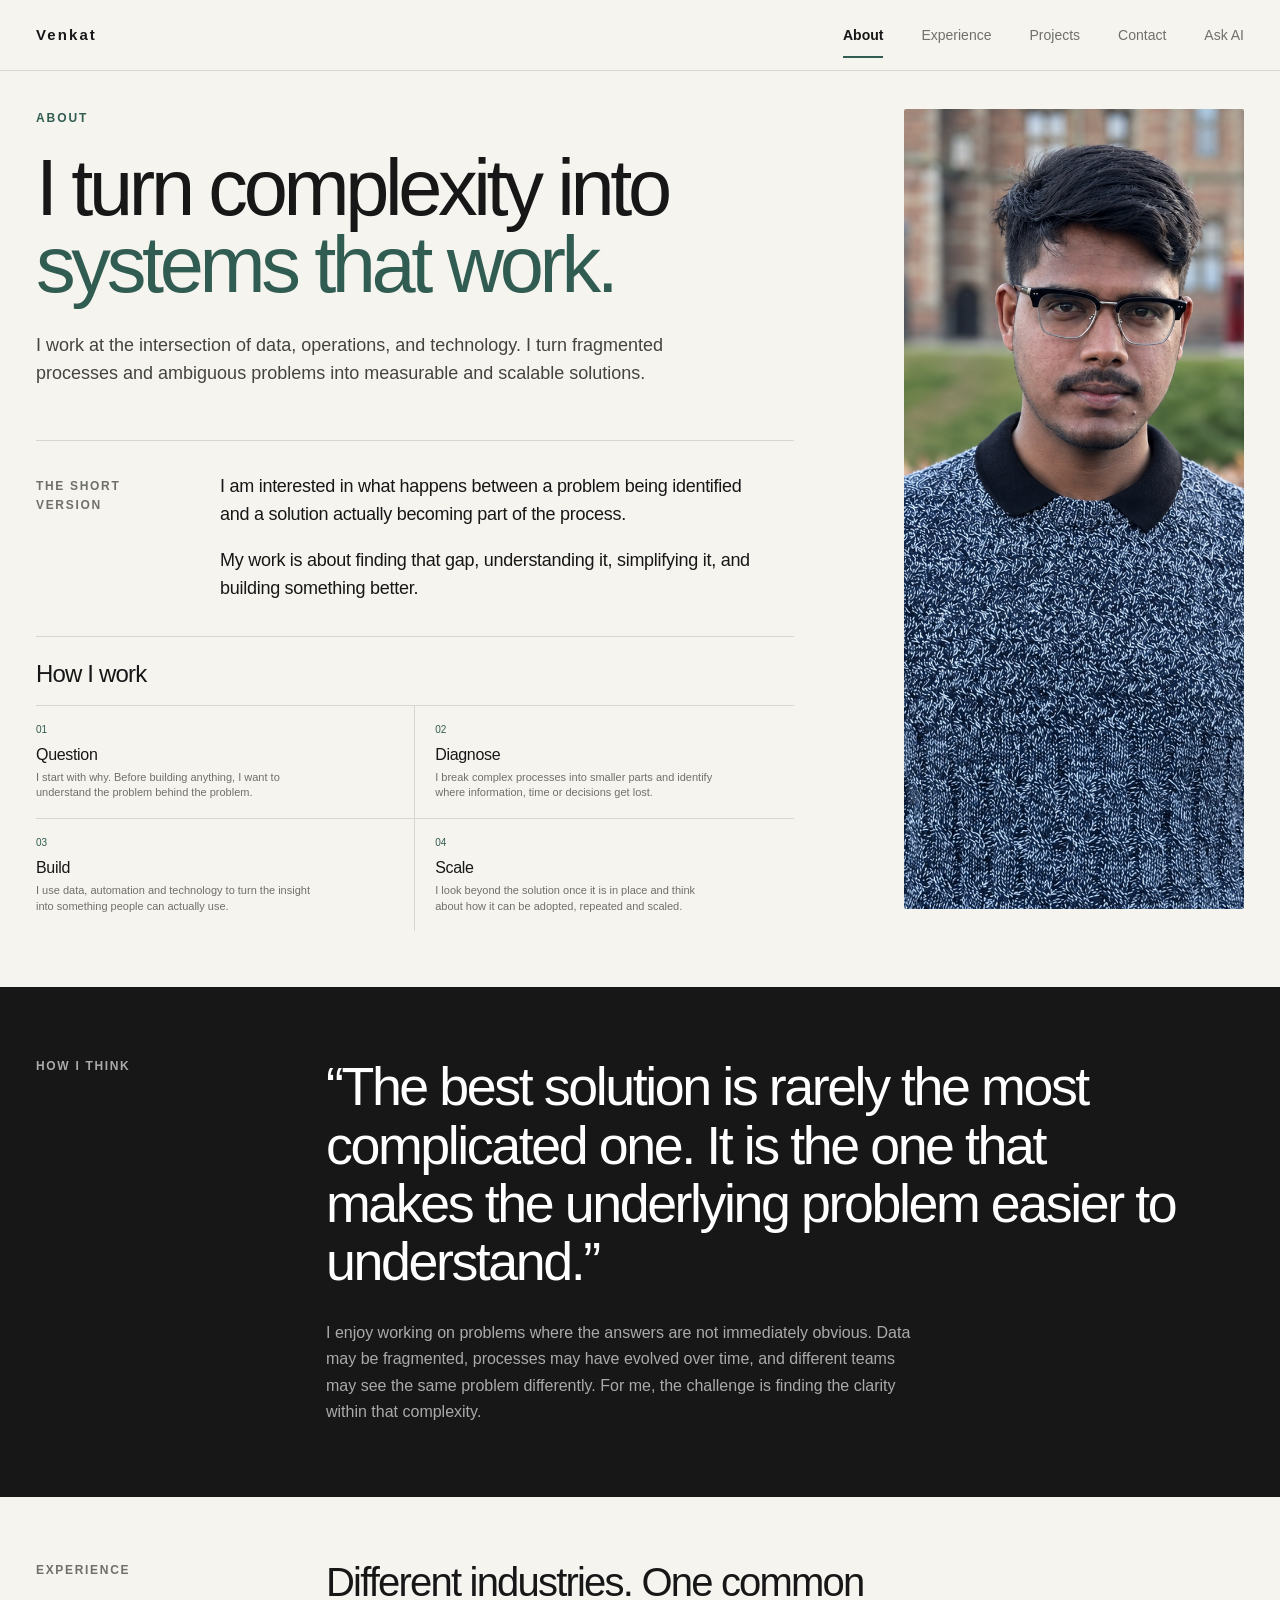
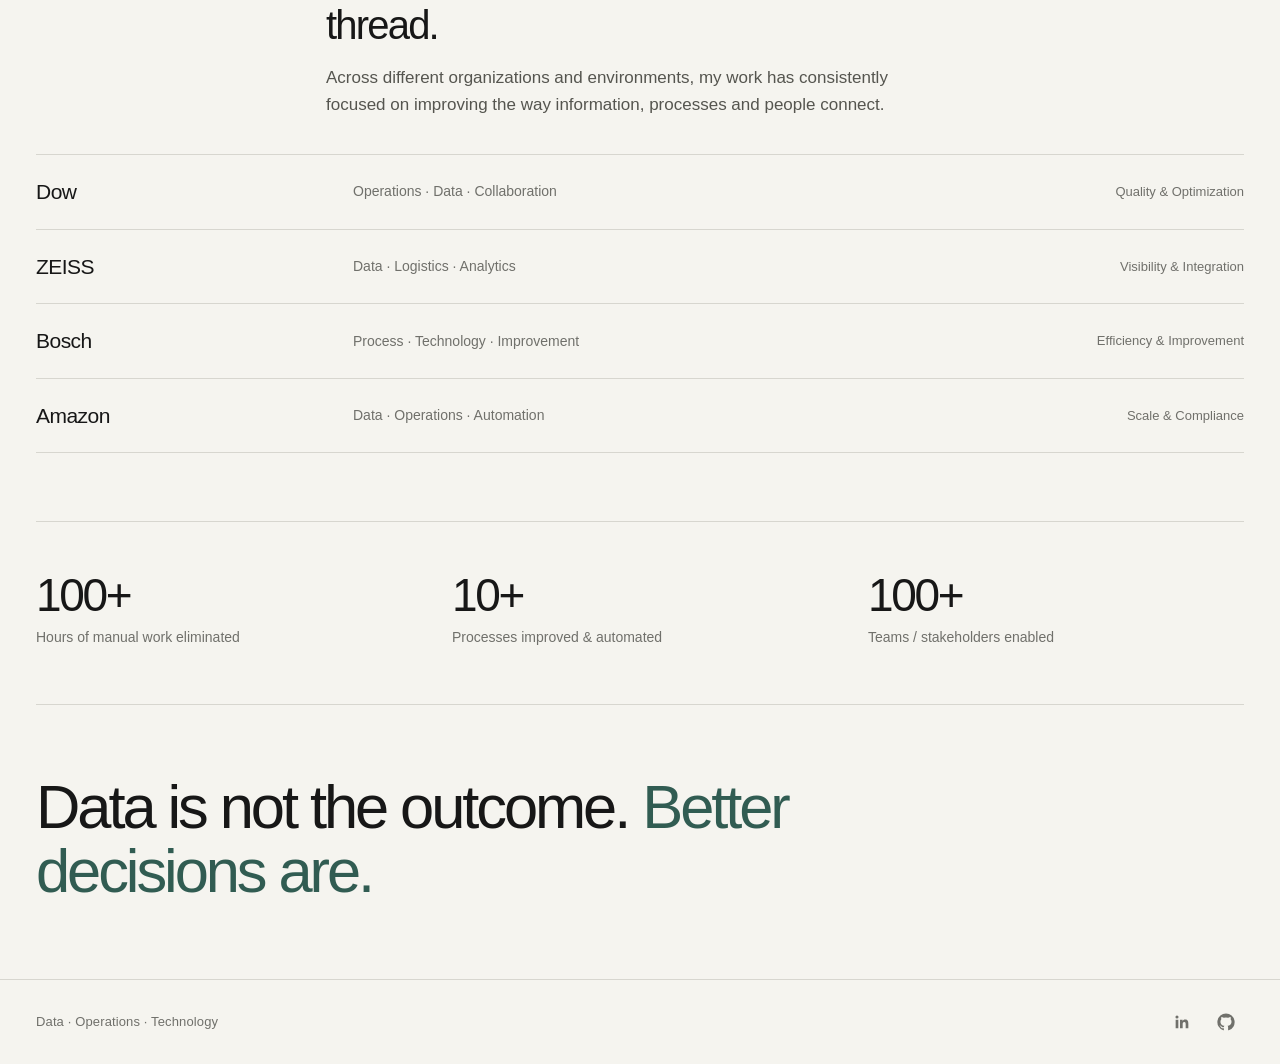
<file: index.html>
<!DOCTYPE html>
<html lang="en">

<head>
  <meta charset="UTF-8" />

  <meta
    name="viewport"
    content="width=device-width, initial-scale=1.0"
  />

  <meta
    name="description"
    content="Venkat — Data, Operations and Technology. Turning complexity into systems that work."
  />

  <title>About — Venkat</title>
  <link rel="stylesheet" href="assets/css/pages/index.css">
  <link rel="stylesheet" href="assets/css/responsive.css">
  <link rel="icon" type="image/png" sizes="64x64" href="./assets/images/profile_pic.png">
</head>


<body class="about-page">

  <!-- ==========================================
       NAVIGATION
  =========================================== -->

  <nav class="site-nav">

    <div class="container nav-inner">

      <!-- Logo -->
      <a
        href="./index.html"
        class="logo"
        aria-label="Venkat home"
      >
        Venkat
      </a>


      <!-- Navigation Links -->
      <div
        class="nav-links"
        id="navLinks"
      >

        <a
          href="./index.html"
          class="active"
          aria-current="page"
        >
          About
        </a>

        <a href="./experience.html">
          Experience
        </a>

        <a href="./projects.html">
          Projects
        </a>

        <a href="./contact.html">
          Contact
        </a>

        <a href="./ask-ai/" class="desktop-ask-ai">Ask AI</a>

      </div>

      <!-- Mobile Ask AI button -->
      <a class="mobile-ask-ai" href="./ask-ai/">
        Ask AI
      </a>

      <!-- Mobile Hamburger -->
      <button
        class="menu-toggle"
        id="menuToggle"
        type="button"
        aria-label="Open navigation menu"
        aria-controls="navLinks"
        aria-expanded="false"
      >

        <span></span>
        <span></span>
        <span></span>

      </button>

    </div>

  </nav>



  <!-- ==========================================
       MAIN CONTENT
  =========================================== -->

  <main>


    <!-- ==========================================
         HERO
    =========================================== -->

    <section class="container hero">

      <div class="hero-copy">
        <div class="eyebrow">
          About
        </div>

        <h1>
          I turn complexity
          into<span> systems that work.</span>
        </h1>

        <p class="hero-description">
          I work at the intersection of data, operations, and technology.
          I turn fragmented processes and ambiguous problems into measurable
          and scalable solutions.
        </p>

        <div class="hero-short-version">
          <div class="section-label">
            The short version
          </div>

          <div class="hero-short-text">
            <p>
              I am interested in what happens between a problem being identified
              and a solution actually becoming part of the process.
            </p>

            <p>
              My work is about finding that gap, understanding it,
              simplifying it, and building something better.
            </p>
          </div>
        </div>

        <div class="hero-work">
          <h2>How I work</h2>

          <div class="hero-work-grid">
            <div class="hero-work-step">
              <span>01</span>
              <h3>Question</h3>
              <p>I start with why. Before building anything, I want to understand the problem behind the problem.</p>
            </div>

            <div class="hero-work-step">
              <span>02</span>
              <h3>Diagnose</h3>
              <p>I break complex processes into smaller parts and identify where information, time or decisions get lost.</p>
            </div>

            <div class="hero-work-step">
              <span>03</span>
              <h3>Build</h3>
              <p>I use data, automation and technology to turn the insight into something people can actually use.</p>
            </div>

            <div class="hero-work-step">
              <span>04</span>
              <h3>Scale</h3>
              <p>I look beyond the solution once it is in place and think about how it can be adopted, repeated and scaled.</p>
            </div>
          </div>
        </div>
      </div>

      <figure class="hero-portrait">
        <!-- Change this filename if your photo has a different name in assets/images/ -->
        <img
          src="./assets/images/profile_pic_about.png"
          alt="Portrait of Venkat R. Pochana"
          width="640"
          height="800"
          loading="eager"
          fetchpriority="high"
        />
      </figure>

    </section>



    <!-- ==========================================
         THINKING
    =========================================== -->

    <section class="thinking">

      <div class="container thinking-grid">


        <div class="section-label">
          How I think
        </div>


        <div>

          <blockquote class="thinking-quote">
            “The best solution is rarely the most complicated one.
            It is the one that makes the underlying problem easier
            to understand.”
          </blockquote>

          <p class="thinking-copy">
            I enjoy working on problems where the answers are not
            immediately obvious. Data may be fragmented, processes 
            may have evolved over time, and different teams may see 
            the same problem differently. For me, the challenge is 
            finding the clarity within that complexity.
          </p>

        </div>


      </div>

    </section>



    <!-- ==========================================
         EXPERIENCE
    =========================================== -->

    <section class="container experience">


      <div class="experience-header">


        <div>

          <div class="section-label">
            Experience
          </div>

        </div>


        <div>

          <h2>
            Different industries.
            One common thread.
          </h2>

          <p class="experience-intro">
            Across different organizations and environments,
            my work has consistently focused on improving the
            way information, processes and people connect.
          </p>

        </div>


      </div>



      <div class="companies">


        <!-- Dow -->
        <div class="company">

          <div class="company-name">
            Dow
          </div>

          <div class="company-role">
            Operations · Data · Collaboration
          </div>

          <div class="company-type">
            Quality & Optimization
          </div>

        </div>

        <!-- ZEISS -->
        <div class="company">

          <div class="company-name">
            ZEISS
          </div>

          <div class="company-role">
            Data · Logistics · Analytics
          </div>

          <div class="company-type">
            Visibility & Integration
          </div>

        </div>

        <!-- Bosch -->
        <div class="company">

          <div class="company-name">
            Bosch
          </div>

          <div class="company-role">
            Process · Technology · Improvement
          </div>

          <div class="company-type">
            Efficiency & Improvement
          </div>

        </div>
        <!-- Amazon -->
        <div class="company">

          <div class="company-name">
            Amazon
          </div>

          <div class="company-role">
            Data · Operations · Automation
          </div>

          <div class="company-type">
            Scale & Compliance
          </div>

        </div>

      </div>

    </section>



    <!-- ==========================================
         IMPACT / METRICS
    =========================================== -->

    <section class="container metrics">


      <div class="metric">

        <div class="metric-number">
          100+
        </div>

        <div class="metric-label">
          Hours of manual work eliminated
        </div>

      </div>


      <div class="metric">

        <div class="metric-number">
          10+
        </div>

        <div class="metric-label">
          Processes improved & automated
        </div>

      </div>


      <div class="metric">

        <div class="metric-number">
          100+
        </div>

        <div class="metric-label">
          Teams / stakeholders enabled
        </div>

      </div>


    </section>



    <!-- ==========================================
         PHILOSOPHY
    =========================================== -->

    <section class="container philosophy">

      <p>
        Data is not the outcome.
        <strong>Better decisions are.</strong>
      </p>

    </section>


  </main>



  <!-- ==========================================
       FOOTER
  =========================================== -->

  <footer>

    <div class="container footer-inner">


      <!-- Positioning -->
      <div class="footer-positioning">
        Data · Operations · Technology
      </div>



      <!-- Social Links -->
      <div class="social-links">


        <!-- LinkedIn -->
        <a
          href="https://www.linkedin.com/in/vr-pochana/"
          class="social-link linkedin-link"
          target="_blank"
          rel="noopener noreferrer"
          aria-label="Visit my LinkedIn profile"
        >

          <svg
            viewBox="0 0 24 24"
            aria-hidden="true"
          >

            <path
              d="M20.45 20.45h-3.56v-5.57c0-1.33-.03-3.04-1.85-3.04-1.85 0-2.14 1.45-2.14 2.94v5.67H9.34V9h3.42v1.56h.05c.48-.9 1.64-1.85 3.37-1.85 3.6 0 4.27 2.37 4.27 5.46v6.28zM5.32 7.43a2.06 2.06 0 1 1 0-4.12 2.06 2.06 0 0 1 0 4.12zM7.1 20.45H3.54V9H7.1v11.45z"
            />

          </svg>

        </a>



        <!-- GitHub -->
        <a
          href="https://github.com/venkat5554"
          class="social-link github-link"
          target="_blank"
          rel="noopener noreferrer"
          aria-label="Visit my GitHub profile"
        >

          <svg
            viewBox="0 0 24 24"
            aria-hidden="true"
          >

            <path
              d="M12 .7a11.5 11.5 0 0 0-3.64 22.41c.58.11.79-.25.79-.56v-2.23c-3.22.7-3.9-1.37-3.9-1.37-.52-1.34-1.29-1.7-1.29-1.7-1.05-.72.08-.71.08-.71 1.16.08 1.77 1.2 1.77 1.2 1.03 1.78 2.71 1.27 3.37.97.1-.75.4-1.27.73-1.56-2.57-.3-5.27-1.29-5.27-5.72 0-1.26.45-2.3 1.19-3.11-.12-.29-.52-1.47.11-3.07 0 0 .97-.31 3.16 1.19a10.9 10.9 0 0 1 5.76 0c2.19-1.5 3.16-1.19 3.16-1.19.63 1.6.23 2.78.11 3.07.74.81 1.19 1.85 1.19 3.11 0 4.45-2.71 5.42-5.29 5.71.42.36.79 1.08.79 2.18v3.24c0 .31.21.68.8.56A11.5 11.5 0 0 0 12 .7z"
            />

          </svg>

        </a>


      </div>

    </div>

  </footer>



  <!-- ==========================================
       JAVASCRIPT
  =========================================== -->

  <script src="/assets/js/main.js"></script>
</body>

</html>
</file>
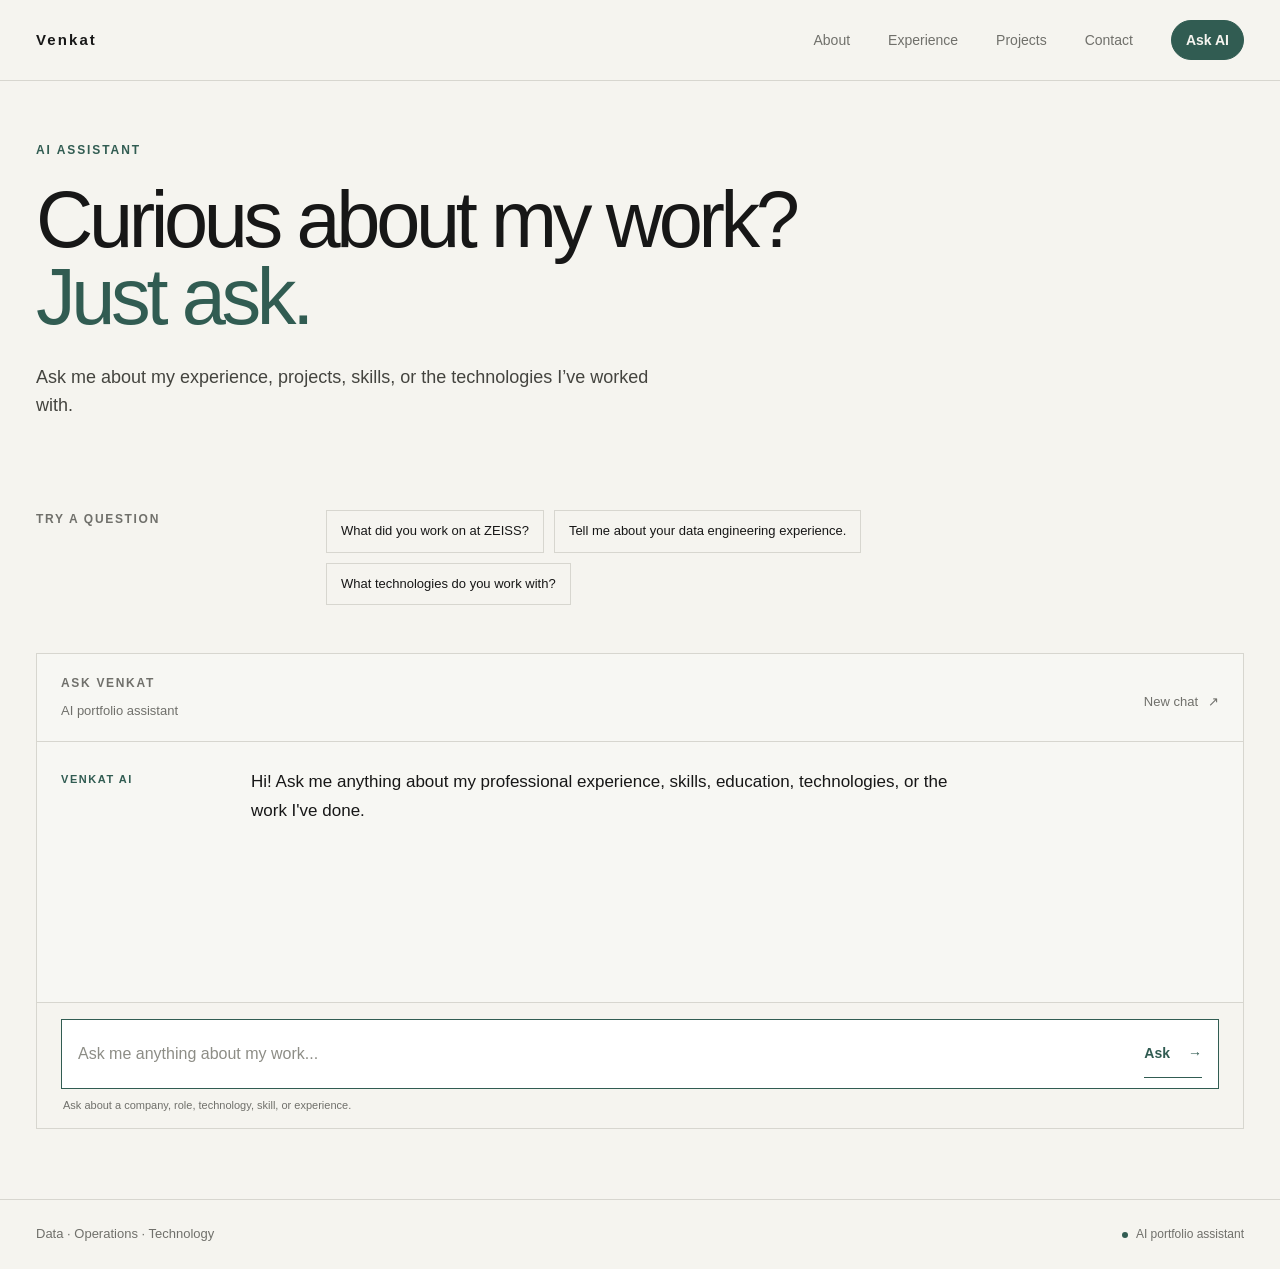
<file: ask-ai/index.html>
<!DOCTYPE html>

<html lang="en">
<head>
<meta charset="utf-8"/>
<meta content="width=device-width, initial-scale=1.0" name="viewport"/>
<meta content="Ask Venkat — AI portfolio assistant for Venkateswara Reddy Pochana." name="description"/>
<title>Ask Venkat</title>
<link href="../assets/css/pages/ask-ai.css" rel="stylesheet"/>
<link rel="icon" type="image/png" sizes="64x64" href="/assets/images/profile_pic.png">

</head>
<body>
<!-- ==========================================
       NAVIGATION
  =========================================== -->
<nav class="site-nav">
<div class="container nav-inner">
<a aria-label="Venkat home" class="logo" href="../index.html">
        Venkat
      </a>
<div class="nav-links" id="navLinks">
<a href="../index.html">
          About
        </a>
<a href="../experience.html">
          Experience
        </a>
<a href="../projects.html">
          Projects
        </a>
<a href="../contact.html">
          Contact
        </a>
<a aria-current="page" class="active ask-ai-nav" href="./">
          Ask AI
        </a>
</div>
<!-- Mobile Ask AI button --> <a aria-current="page" class="mobile-ask-ai active" href="./" > Ask AI </a>
<button aria-controls="navLinks" aria-expanded="false" aria-label="Open navigation menu" class="menu-toggle" id="menuToggle" type="button">
<span></span>
<span></span>
<span></span>
</button>
</div>
</nav>
<!-- ==========================================
       MAIN
  =========================================== -->
<main>
<!-- ==========================================
         HERO
    =========================================== -->
<section class="container ai-hero">
<div class="eyebrow">
        AI Assistant
      </div>
<h1>
        Curious about my work?
        <span>Just ask.</span>
</h1>
<p class="ai-hero-description">
        Ask me about my experience, projects, skills,
        or the technologies I’ve worked with.
      </p>
</section>
<!-- ==========================================
         SUGGESTED QUESTIONS
    =========================================== -->
<section class="container">
<div class="ai-intro">
<div class="section-label">
          Try a question
        </div>
<div class="suggested-questions">
<button class="suggestion-btn" data-question="What did you work on at ZEISS?" type="button">
            What did you work on at ZEISS?
          </button>
<button class="suggestion-btn" data-question="Tell me about your data engineering experience." type="button">
            Tell me about your data engineering experience.
          </button>
<button class="suggestion-btn" data-question="What technologies do you work with?" type="button">
            What technologies do you work with?
          </button>
</div>
</div>
</section>
<!-- ==========================================
         CHAT
    =========================================== -->
<section class="container chat-shell">
<!-- Chat header -->
<div class="chat-header">
<div>
<div class="section-label">
            Ask Venkat
          </div>
<p class="chat-status">
            AI portfolio assistant
          </p>
</div>
<button class="new-chat-btn" id="newChatBtn" type="button">
          New chat

          <span aria-hidden="true">
            ↗
          </span>
</button>
</div>
<!-- Conversation -->
<div aria-live="polite" class="chat" id="chat">
<div class="message assistant-message">
<div class="message-label">
            Venkat AI
          </div>
<div class="message-content">
<p>
              Hi! Ask me anything about my professional
              experience, skills, education, technologies,
              or the work I've done.
            </p>
</div>
</div>
</div>
<!-- Composer is NOW ATTACHED to conversation -->
<div class="chat-composer-area">
<form class="primary-composer" id="chatForm">
<label class="sr-only" for="messageInput">
            Ask Venkat a question
          </label>
<textarea autocomplete="off" id="messageInput" maxlength="4000" placeholder="Ask me anything about my work..." rows="1"></textarea>
<button aria-label="Send question" class="chat-send" id="sendBtn" type="submit">
<span>
              Ask
            </span>
<span aria-hidden="true">
              →
            </span>
</button>
</form>
<p class="ask-hint">
          Ask about a company, role, technology, skill, or experience.
        </p>
</div>
</section>
</main>
<!-- ==========================================
       FOOTER
  =========================================== -->
<footer>
<div class="container footer-inner">
<div>
        Data · Operations · Technology
      </div>
<div class="footer-status">
<span aria-hidden="true" class="status-dot"></span>

        AI portfolio assistant

      </div>
</div>
</footer>
<!-- ==========================================
       JAVASCRIPT
  =========================================== -->

<script src="../assets/js/ask-ai-config.js"></script><script src="../assets/js/ask-ai.js"></script></body>
</html>
</file>
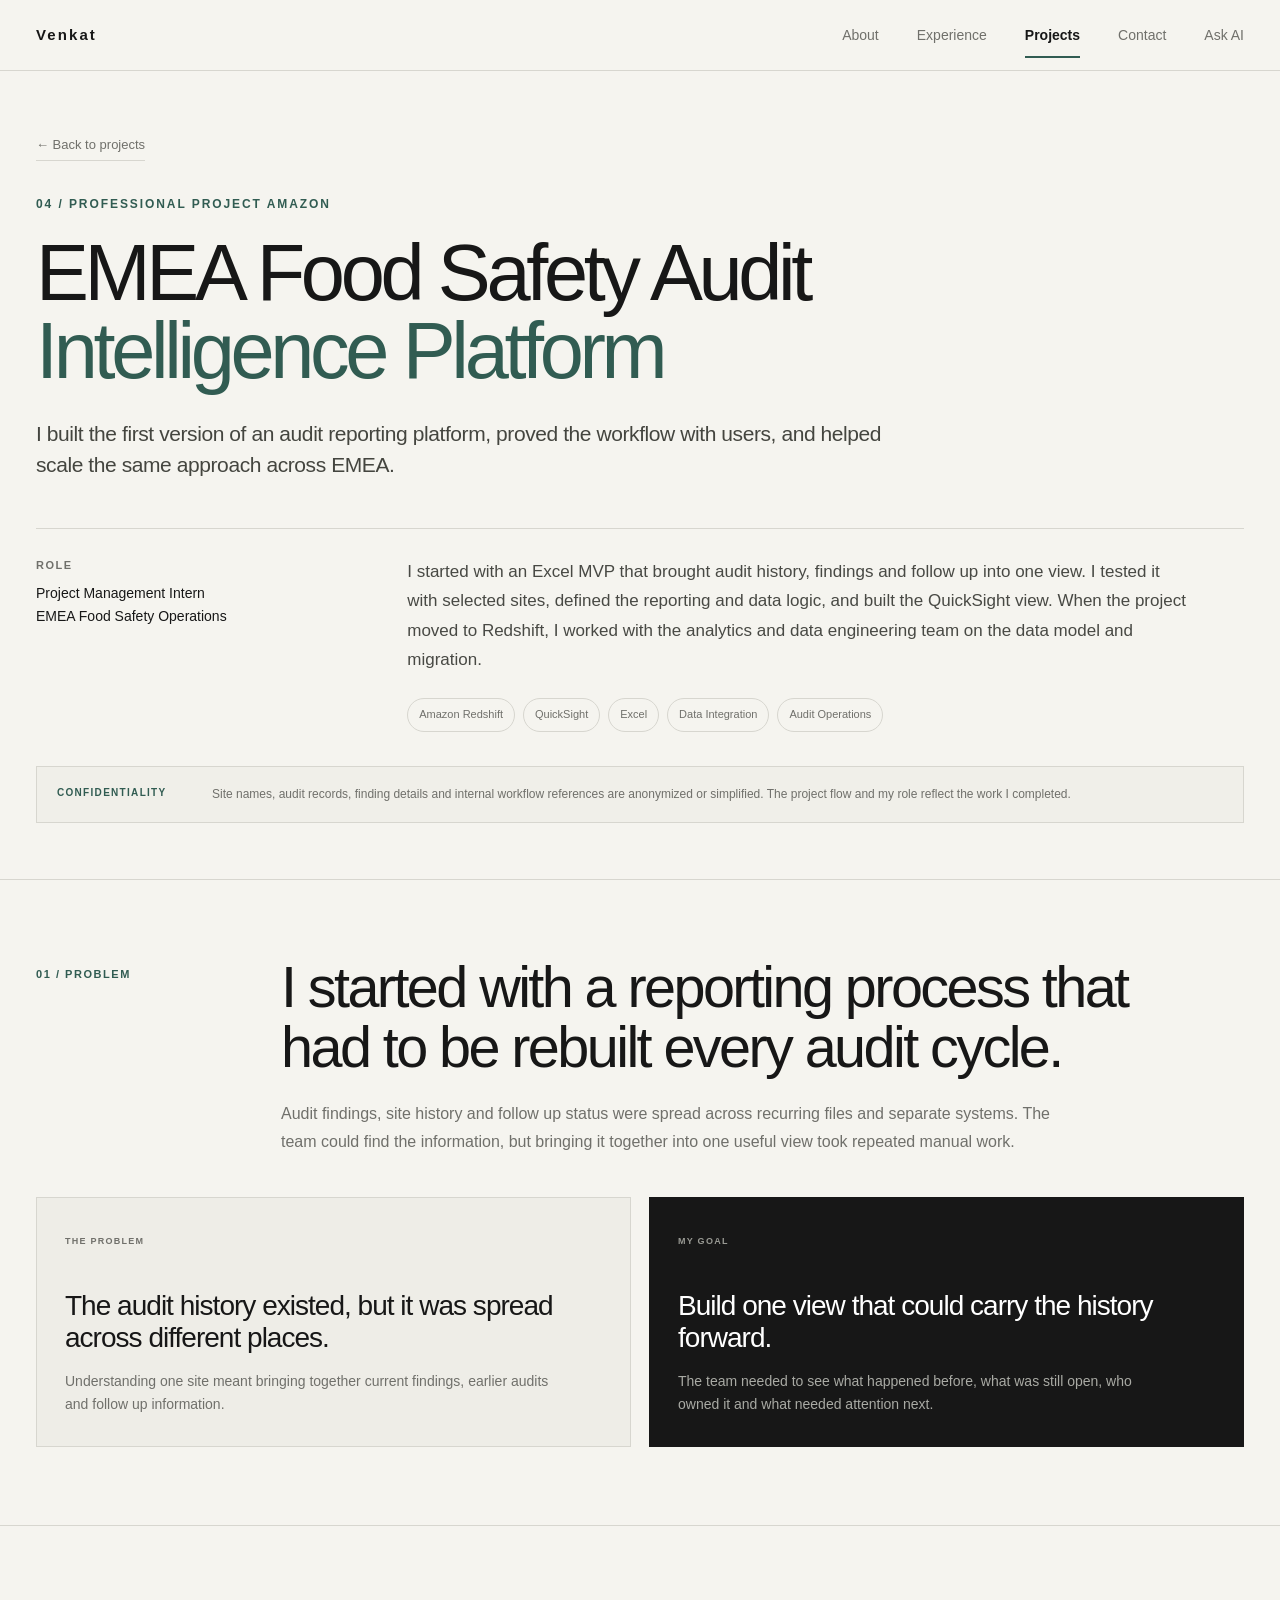
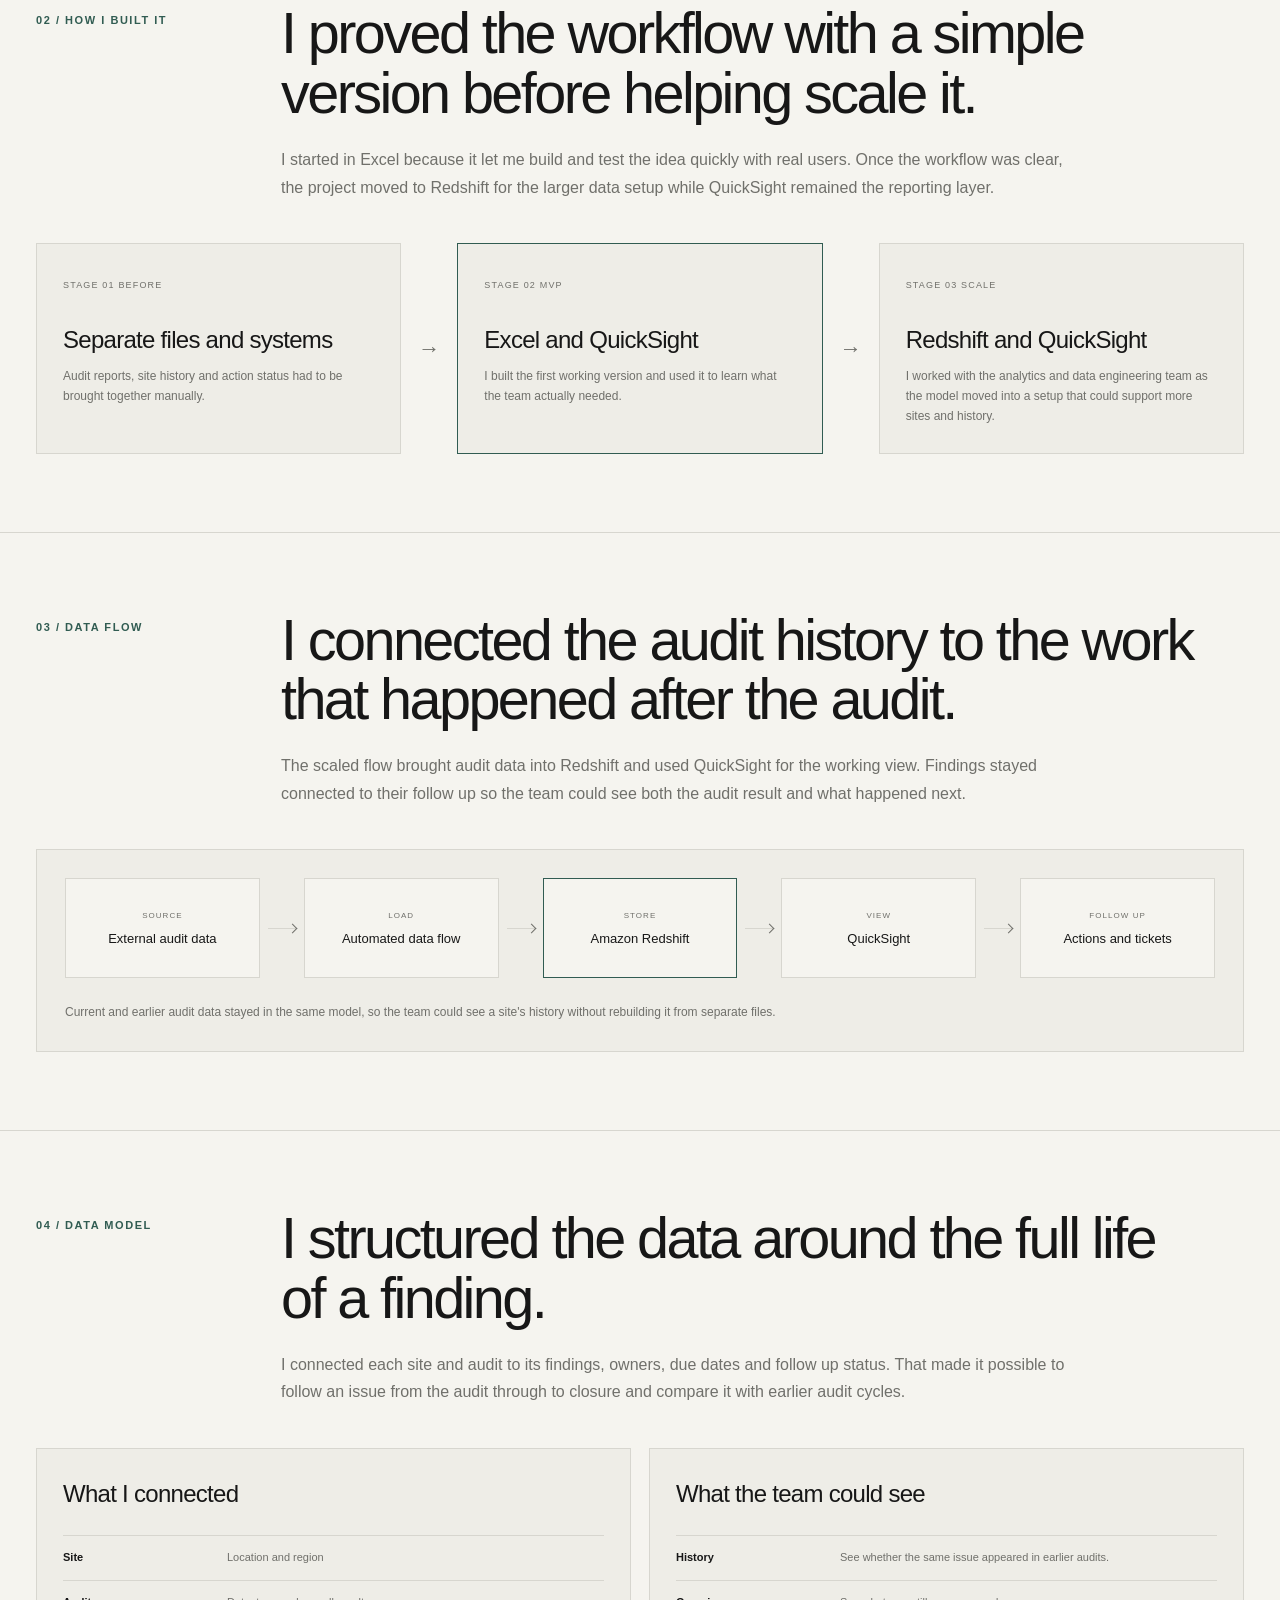
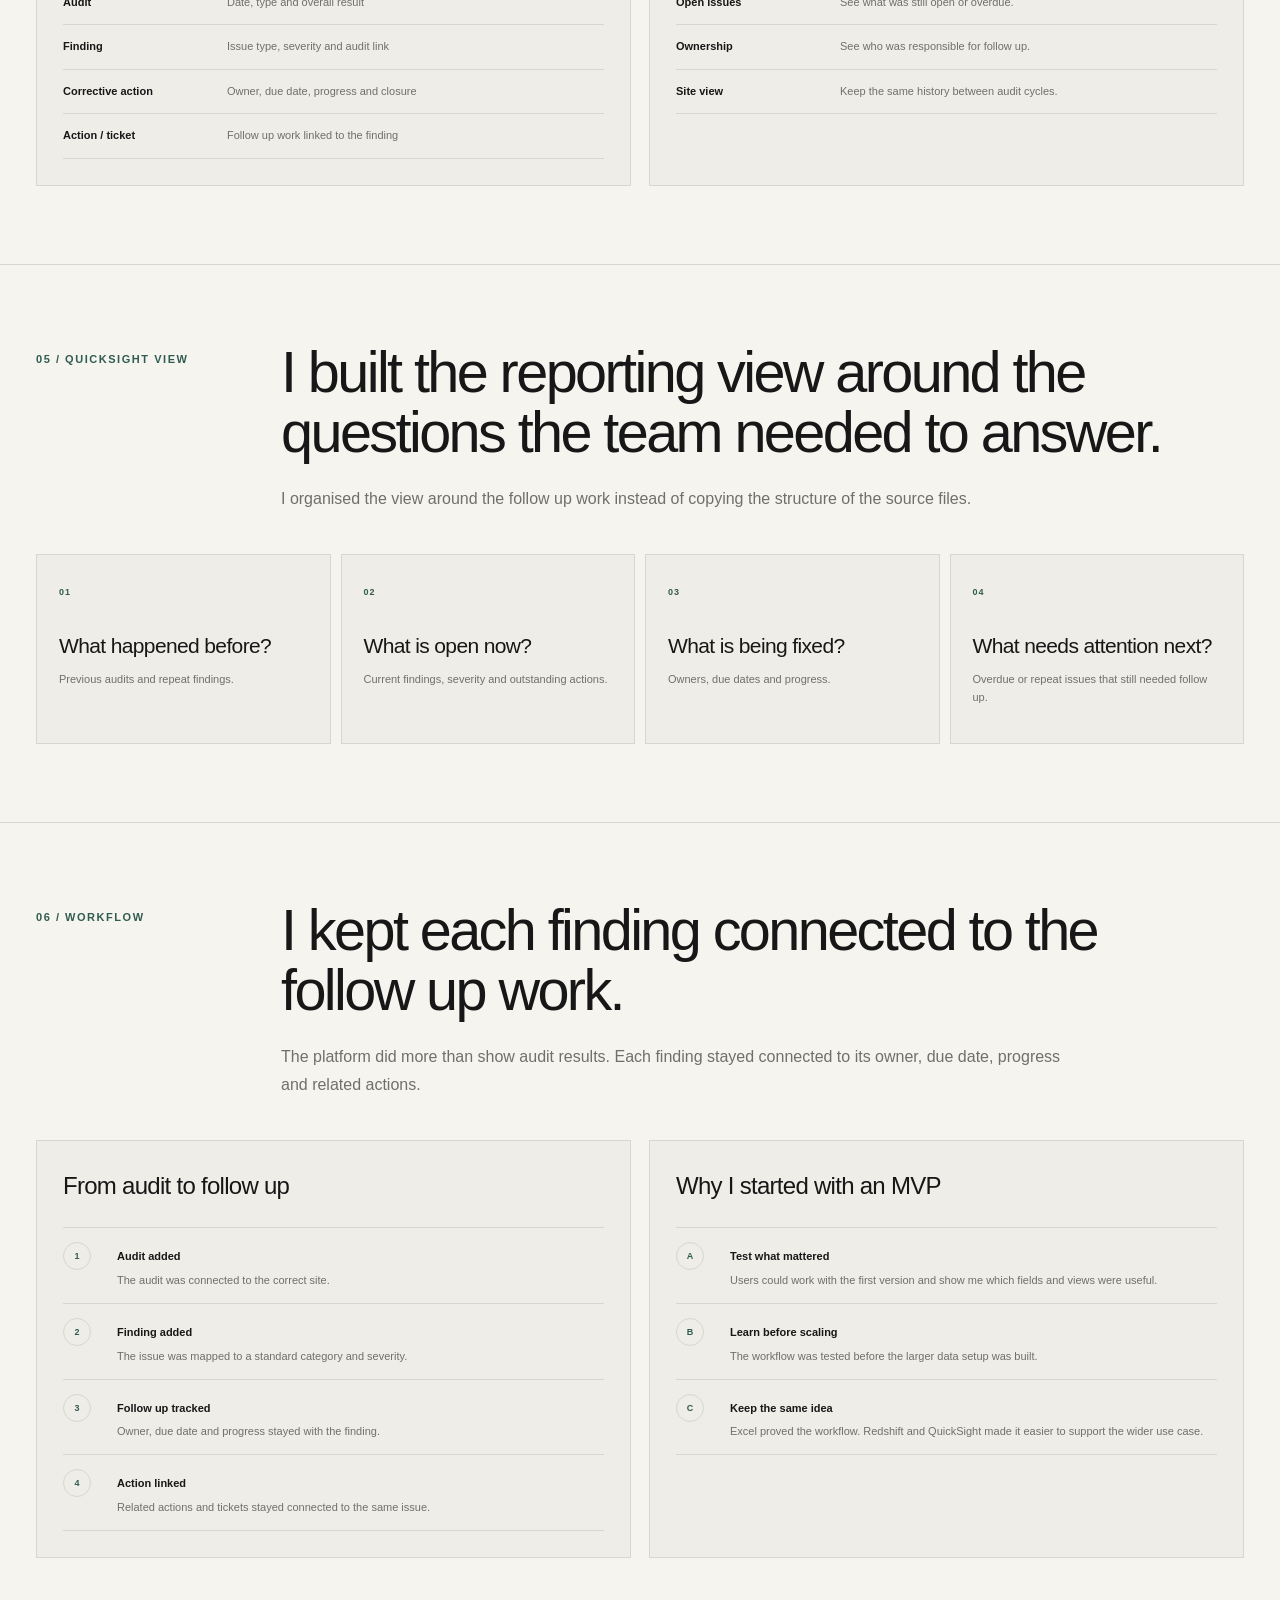
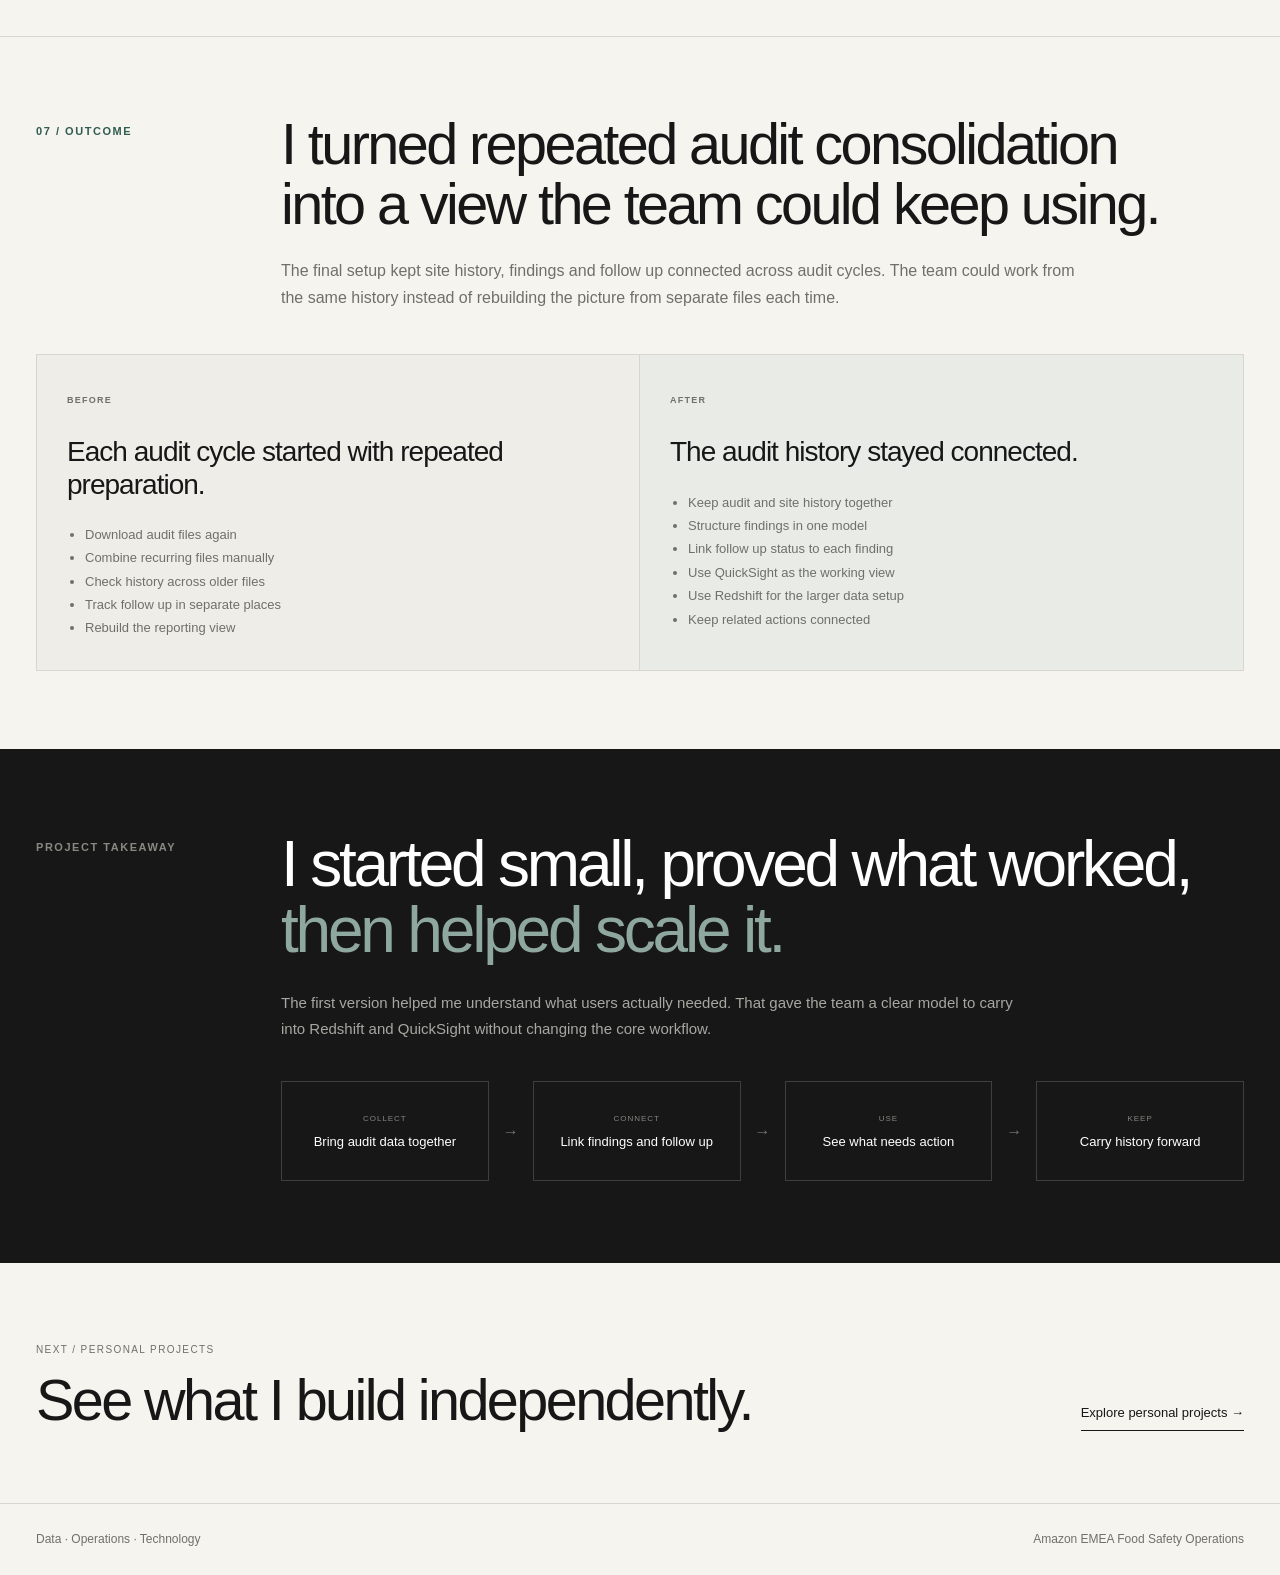
<file: projects/amazon/index.html>
<!DOCTYPE html>
<html lang="en">
<head>
<meta charset="utf-8"/>
<meta content="width=device-width, initial-scale=1.0" name="viewport"/>
<title>Amazon EMEA Food Safety Audit Intelligence Platform</title>
<meta content="Case study of an EMEA food safety audit platform built from an Excel MVP and later scaled with Redshift and QuickSight." name="description"/>
<link href="../../assets/css/pages/amazon.css" rel="stylesheet"/>
<link href="../../assets/css/responsive.css" rel="stylesheet"/>
<link rel="icon" type="image/png" sizes="64x64" href="/assets/images/profile_pic.png">

</head>
<body class="amazon-project-page">
<nav class="site-nav">
<div class="container nav-inner">

<a
  href="../../index.html"
  class="logo"
  aria-label="Venkat home"
>
  Venkat
</a>

<div
  class="nav-links"
  id="navLinks"
>
  <a href="../../index.html">About</a>
  <a href="../../experience.html">Experience</a>
  <a
    href="../../projects.html"
    class="active"
    aria-current="page"
  >
    Projects
  </a>
  <a href="../../contact.html">Contact</a>
  <a href="../../ask-ai/" class="desktop-ask-ai">Ask AI</a>
</div>

<a class="mobile-ask-ai" href="../../ask-ai/">Ask AI</a>

<button
  class="menu-toggle"
  id="menuToggle"
  type="button"
  aria-label="Open navigation menu"
  aria-controls="navLinks"
  aria-expanded="false"
>
  <span></span>
  <span></span>
  <span></span>
</button>

</div>
</nav>
<main>
<section class="container hero">
<a class="back" href="../../projects.html">← Back to projects</a>
<div class="eyebrow">04 / Professional Project Amazon</div>
<h1>EMEA Food Safety Audit <span>Intelligence Platform</span></h1>
<p class="tagline">I built the first version of an audit reporting platform, proved the workflow with users, and helped scale the same approach across EMEA.</p>
<div class="hero-grid">
<div>
<div class="meta-label">Role</div>
<div class="meta-value">Project Management Intern<br/>EMEA Food Safety Operations</div>
</div>
<div>
<p class="hero-copy">I started with an Excel MVP that brought audit history, findings and follow up into one view. I tested it with selected sites, defined the reporting and data logic, and built the QuickSight view. When the project moved to Redshift, I worked with the analytics and data engineering team on the data model and migration.</p>
<div class="tags">
<span class="tag">Amazon Redshift</span><span class="tag">QuickSight</span><span class="tag">Excel</span>
<span class="tag">Data Integration</span><span class="tag">Audit Operations</span>
</div>
</div>
</div><div class="nda">
<strong>Confidentiality</strong>
<p>Site names, audit records, finding details and internal workflow references are anonymized or simplified. The project flow and my role reflect the work I completed.</p>
</div>
</section>
<section class="section">
<div class="container">
<div class="section-head">
<div class="section-index">01 / Problem</div>
<div>
<h2>I started with a reporting process that had to be rebuilt every audit cycle.</h2>
<p class="section-copy">Audit findings, site history and follow up status were spread across recurring files and separate systems. The team could find the information, but bringing it together into one useful view took repeated manual work.</p>
</div>
</div>
<div class="story-grid">
<div class="story-card">
<small>The problem</small>
<h3>The audit history existed, but it was spread across different places.</h3>
<p>Understanding one site meant bringing together current findings, earlier audits and follow up information.</p>
</div>
<div class="story-card dark">
<small>My goal</small>
<h3>Build one view that could carry the history forward.</h3>
<p>The team needed to see what happened before, what was still open, who owned it and what needed attention next.</p>
</div>
</div>
</div>
</section>
<section class="section">
<div class="container">
<div class="section-head">
<div class="section-index">02 / How I built it</div>
<div>
<h2>I proved the workflow with a simple version before helping scale it.</h2>
<p class="section-copy">I started in Excel because it let me build and test the idea quickly with real users. Once the workflow was clear, the project moved to Redshift for the larger data setup while QuickSight remained the reporting layer.</p>
</div>
</div>
<div class="evolution">
<div class="stage">
<small>Stage 01 Before</small>
<h3>Separate files and systems</h3>
<p>Audit reports, site history and action status had to be brought together manually.</p>
</div>
<div class="big-arrow">→</div>
<div class="stage primary">
<small>Stage 02 MVP</small>
<h3>Excel and QuickSight</h3>
<p>I built the first working version and used it to learn what the team actually needed.</p>
</div>
<div class="big-arrow">→</div>
<div class="stage">
<small>Stage 03 Scale</small>
<h3>Redshift and QuickSight</h3>
<p>I worked with the analytics and data engineering team as the model moved into a setup that could support more sites and history.</p>
</div>
</div>
</div>
</section>
<section class="section">
<div class="container">
<div class="section-head">
<div class="section-index">03 / Data flow</div>
<div>
<h2>I connected the audit history to the work that happened after the audit.</h2>
<p class="section-copy">The scaled flow brought audit data into Redshift and used QuickSight for the working view. Findings stayed connected to their follow up so the team could see both the audit result and what happened next.</p>
</div>
</div>
<div class="pipeline">
<div class="pipe-row">
<div class="node"><small>Source</small><strong>External audit data</strong></div>
<div class="arrow"></div>
<div class="node"><small>Load</small><strong>Automated data flow</strong></div>
<div class="arrow"></div>
<div class="node primary"><small>Store</small><strong>Amazon Redshift</strong></div>
<div class="arrow"></div>
<div class="node"><small>View</small><strong>QuickSight</strong></div>
<div class="arrow"></div>
<div class="node"><small>Follow up</small><strong>Actions and tickets</strong></div>
</div>
<p class="pipe-note">Current and earlier audit data stayed in the same model, so the team could see a site's history without rebuilding it from separate files.</p>
</div>
</div>
</section>
<section class="section">
<div class="container">
<div class="section-head">
<div class="section-index">04 / Data model</div>
<div>
<h2>I structured the data around the full life of a finding.</h2>
<p class="section-copy">I connected each site and audit to its findings, owners, due dates and follow up status. That made it possible to follow an issue from the audit through to closure and compare it with earlier audit cycles.</p>
</div>
</div>
<div class="model-grid">
<div class="panel">
<h3>What I connected</h3>
<div class="entity-list">
<div class="entity"><strong>Site</strong><span>Location and region</span></div>
<div class="entity"><strong>Audit</strong><span>Date, type and overall result</span></div>
<div class="entity"><strong>Finding</strong><span>Issue type, severity and audit link</span></div>
<div class="entity"><strong>Corrective action</strong><span>Owner, due date, progress and closure</span></div>
<div class="entity"><strong>Action / ticket</strong><span>Follow up work linked to the finding</span></div>
</div>
</div>
<div class="panel">
<h3>What the team could see</h3>
<div class="entity-list">
<div class="entity"><strong>History</strong><span>See whether the same issue appeared in earlier audits.</span></div>
<div class="entity"><strong>Open issues</strong><span>See what was still open or overdue.</span></div>
<div class="entity"><strong>Ownership</strong><span>See who was responsible for follow up.</span></div>
<div class="entity"><strong>Site view</strong><span>Keep the same history between audit cycles.</span></div>
</div>
</div>
</div>
</div>
</section>
<section class="section">
<div class="container">
<div class="section-head">
<div class="section-index">05 / QuickSight view</div>
<div>
<h2>I built the reporting view around the questions the team needed to answer.</h2>
<p class="section-copy">I organised the view around the follow up work instead of copying the structure of the source files.</p>
</div>
</div>
<div class="view-grid">
<div class="view-card">
<small>01</small>
<h3>What happened before?</h3>
<p>Previous audits and repeat findings.</p>
</div>
<div class="view-card">
<small>02</small>
<h3>What is open now?</h3>
<p>Current findings, severity and outstanding actions.</p>
</div>
<div class="view-card">
<small>03</small>
<h3>What is being fixed?</h3>
<p>Owners, due dates and progress.</p>
</div>
<div class="view-card">
<small>04</small>
<h3>What needs attention next?</h3>
<p>Overdue or repeat issues that still needed follow up.</p>
</div>
</div>
</div>
</section>
<section class="section">
<div class="container">
<div class="section-head">
<div class="section-index">06 / Workflow</div>
<div>
<h2>I kept each finding connected to the follow up work.</h2>
<p class="section-copy">The platform did more than show audit results. Each finding stayed connected to its owner, due date, progress and related actions.</p>
</div>
</div>
<div class="workflow-grid">
<div class="workflow">
<h3>From audit to follow up</h3>
<div class="steps">
<div class="step"><div class="step-no">1</div><div><strong>Audit added</strong><p>The audit was connected to the correct site.</p></div></div>
<div class="step"><div class="step-no">2</div><div><strong>Finding added</strong><p>The issue was mapped to a standard category and severity.</p></div></div>
<div class="step"><div class="step-no">3</div><div><strong>Follow up tracked</strong><p>Owner, due date and progress stayed with the finding.</p></div></div>
<div class="step"><div class="step-no">4</div><div><strong>Action linked</strong><p>Related actions and tickets stayed connected to the same issue.</p></div></div>
</div>
</div>
<div class="workflow">
<h3>Why I started with an MVP</h3>
<div class="steps">
<div class="step"><div class="step-no">A</div><div><strong>Test what mattered</strong><p>Users could work with the first version and show me which fields and views were useful.</p></div></div>
<div class="step"><div class="step-no">B</div><div><strong>Learn before scaling</strong><p>The workflow was tested before the larger data setup was built.</p></div></div>
<div class="step"><div class="step-no">C</div><div><strong>Keep the same idea</strong><p>Excel proved the workflow. Redshift and QuickSight made it easier to support the wider use case.</p></div></div>
</div>
</div>
</div>
</div>
</section>
<section class="section">
<div class="container">
<div class="section-head">
<div class="section-index">07 / Outcome</div>
<div>
<h2>I turned repeated audit consolidation into a view the team could keep using.</h2>
<p class="section-copy">The final setup kept site history, findings and follow up connected across audit cycles. The team could work from the same history instead of rebuilding the picture from separate files each time.</p>
</div>
</div>
<div class="before-after">
<div class="ba">
<small>Before</small>
<h3>Each audit cycle started with repeated preparation.</h3>
<ul>
<li>Download audit files again</li>
<li>Combine recurring files manually</li>
<li>Check history across older files</li>
<li>Track follow up in separate places</li>
<li>Rebuild the reporting view</li>
</ul>
</div>
<div class="ba">
<small>After</small>
<h3>The audit history stayed connected.</h3>
<ul>
<li>Keep audit and site history together</li>
<li>Structure findings in one model</li>
<li>Link follow up status to each finding</li>
<li>Use QuickSight as the working view</li>
<li>Use Redshift for the larger data setup</li>
<li>Keep related actions connected</li>
</ul>
</div>
</div>
</div>
</section>
<section class="synthesis">
<div class="container synthesis-grid">
<div class="synthesis-label">Project takeaway</div>
<div>
<h2>I started small, proved what worked, <span>then helped scale it.</span></h2>
<p>The first version helped me understand what users actually needed. That gave the team a clear model to carry into Redshift and QuickSight without changing the core workflow.</p>
<div class="loop">
<div class="loop-node"><small>Collect</small><strong>Bring audit data together</strong></div>
<div class="loop-arrow">→</div>
<div class="loop-node"><small>Connect</small><strong>Link findings and follow up</strong></div>
<div class="loop-arrow">→</div>
<div class="loop-node"><small>Use</small><strong>See what needs action</strong></div>
<div class="loop-arrow">→</div>
<div class="loop-node"><small>Keep</small><strong>Carry history forward</strong></div>
</div>
</div>
</div>
</section>
<section class="next">

  <div class="container next-inner">

    <div>

      <small>
        Next / Personal Projects
      </small>

      <h2>
        See what I build independently.
      </h2>

    </div>

    <a href="../../projects.html#personal">
      Explore personal projects →
    </a>

  </div>

</section>
</main>
<footer>
<div class="container footer-inner">
<div>Data · Operations · Technology</div>
<div>Amazon EMEA Food Safety Operations</div>
</div>
</footer>
<script src="../../assets/js/main.js"></script>
</body>
</html>
</file>
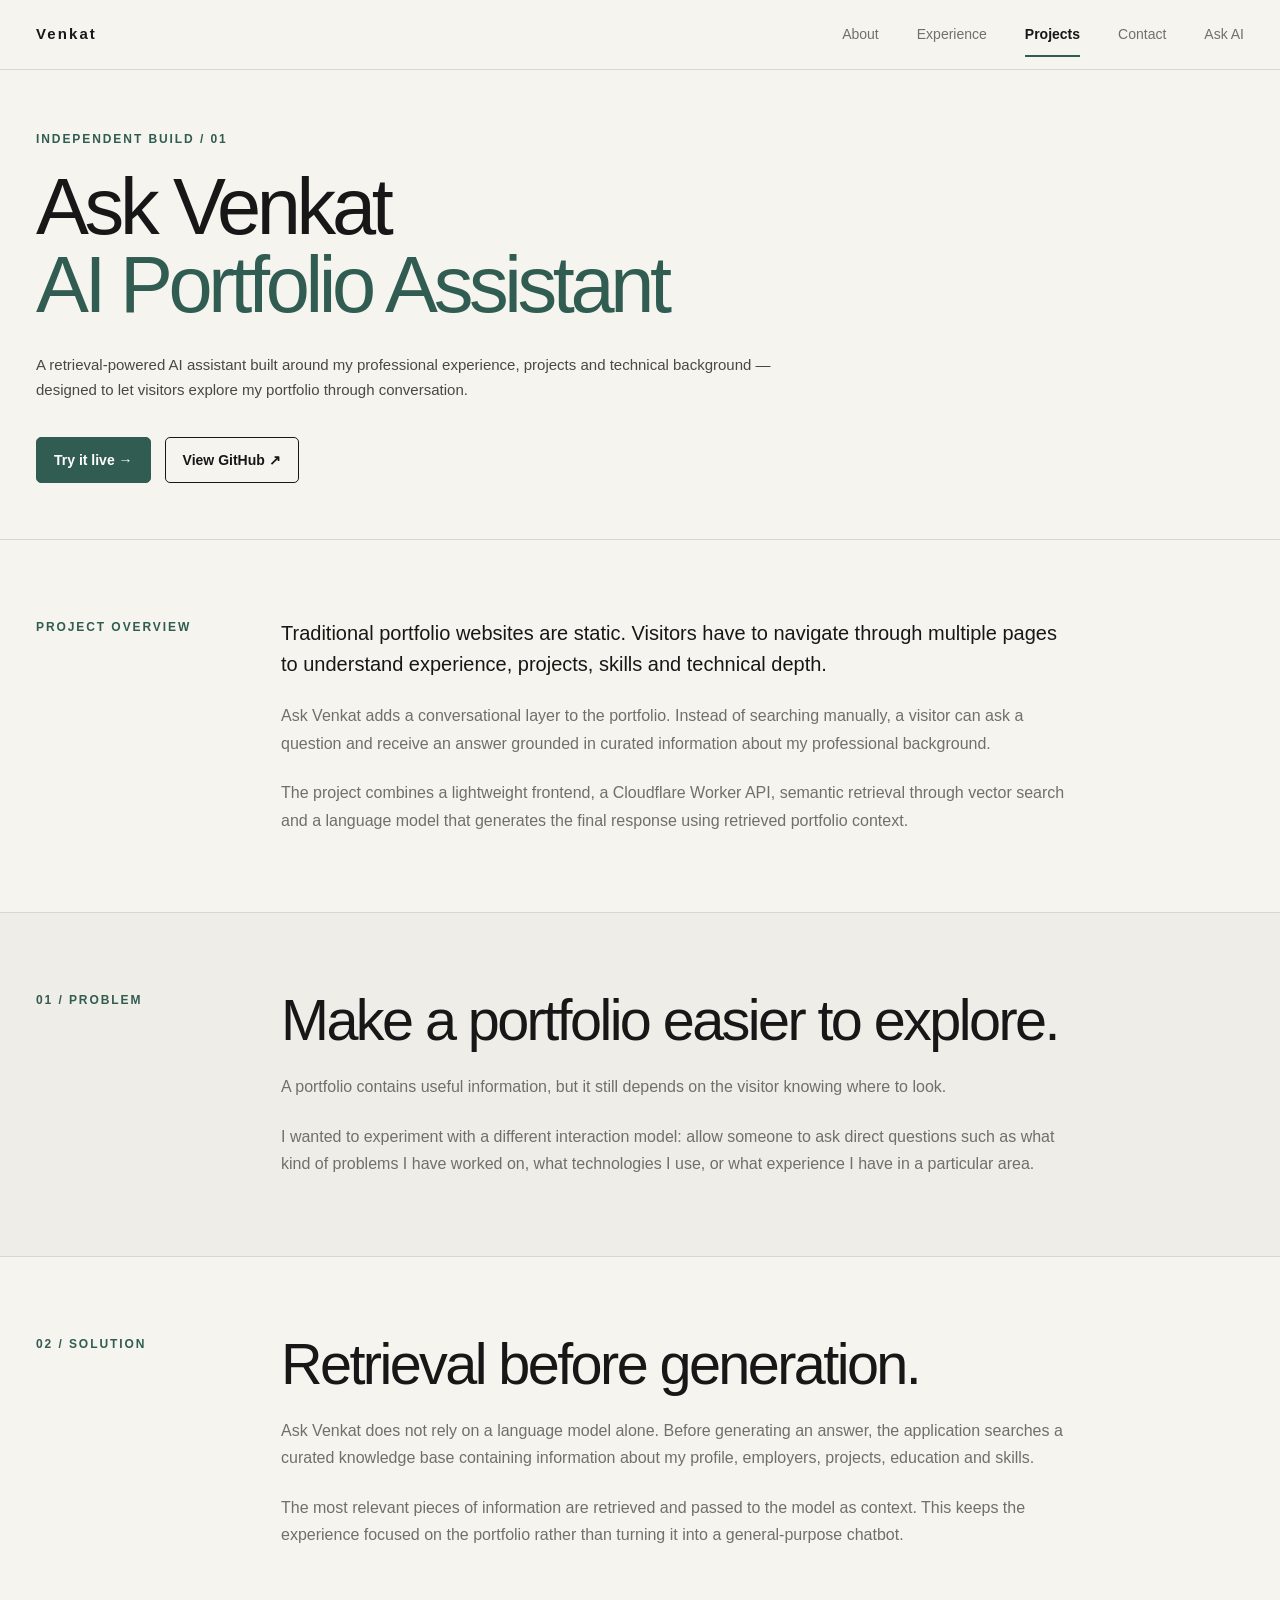
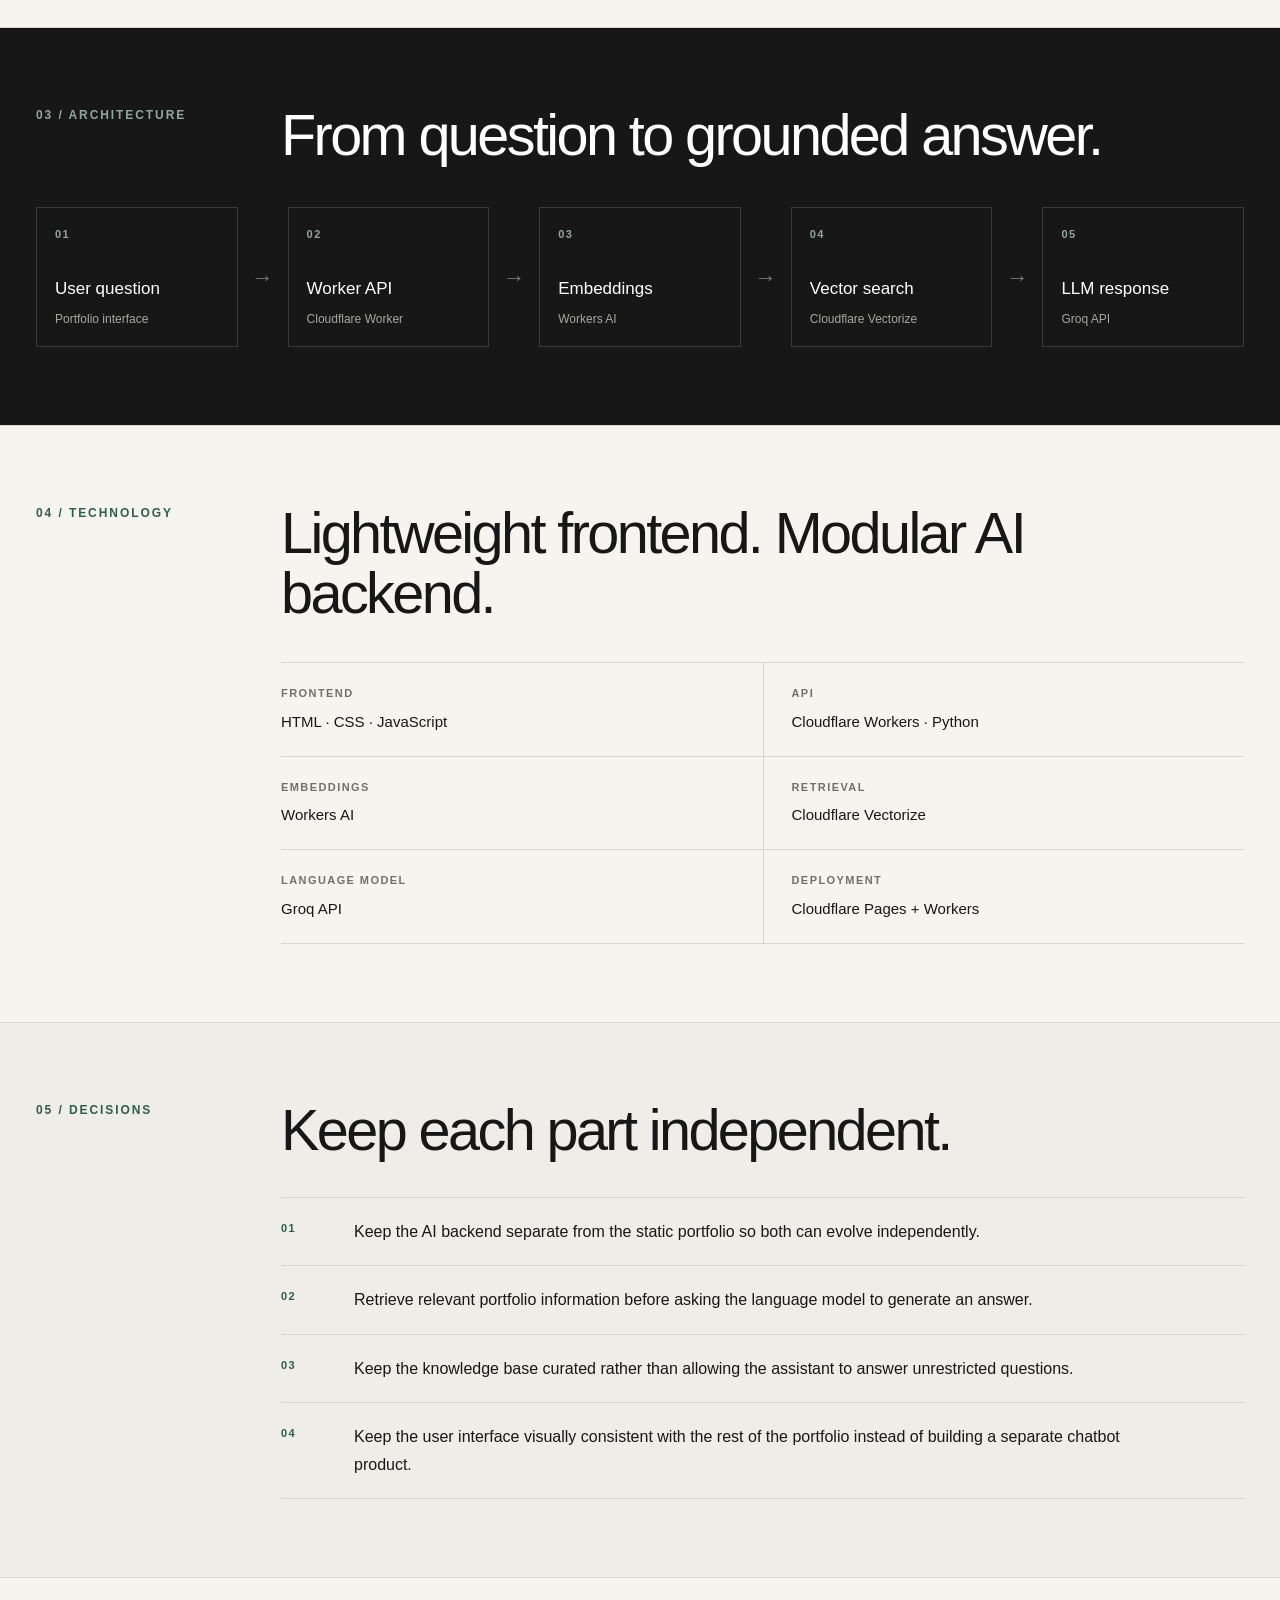
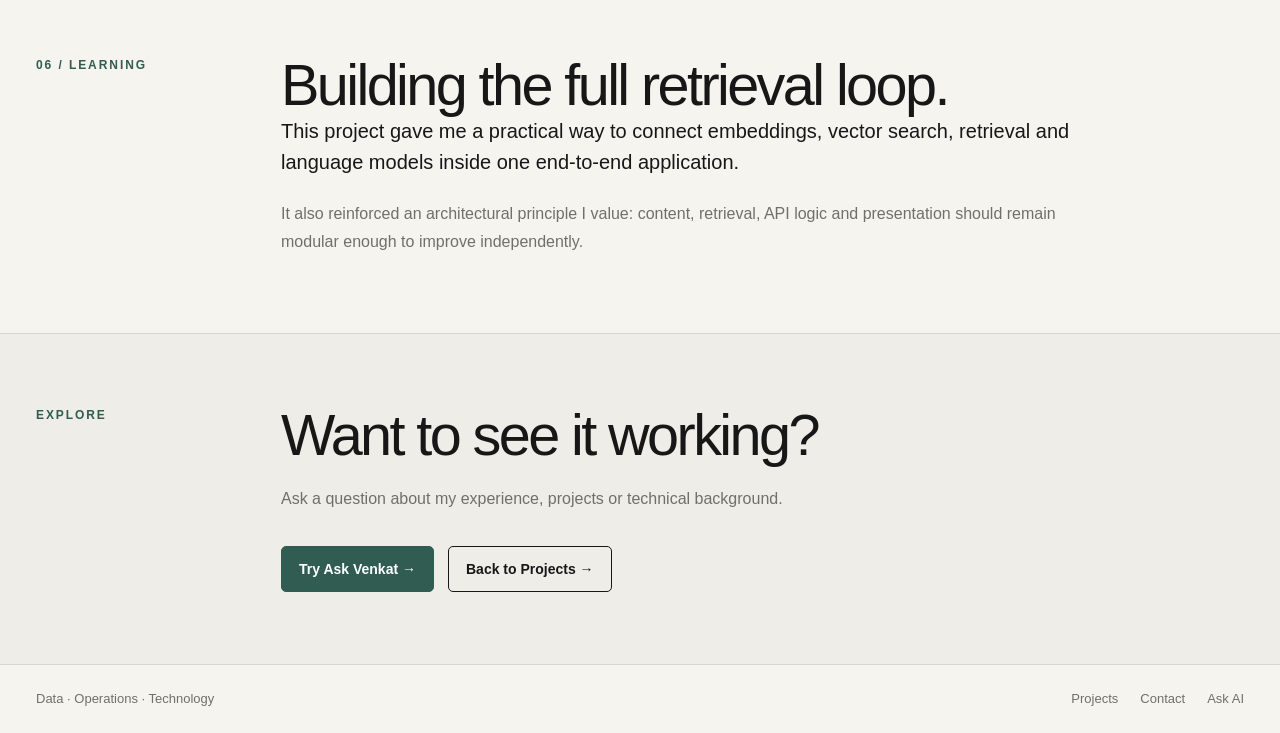
<file: projects/ask-venkat/index.html>
<!DOCTYPE html>
<html lang="en">

<head>

  <meta charset="UTF-8" />

  <meta
    name="viewport"
    content="width=device-width, initial-scale=1.0"
  />

  <title>Ask Venkat — AI Portfolio Assistant</title>

  <meta
    name="description"
    content="Ask Venkat — a retrieval-powered AI portfolio assistant built with Cloudflare Workers, Vectorize, Workers AI and Groq."
  />

  <link
    rel="icon"
    type="image/png"
    href="../../assets/icons/favicon.png"
  />

  <link
    rel="stylesheet"
    href="../../assets/css/pages/ask-venkat-project.css"
  />

  <link
    rel="stylesheet"
    href="../../assets/css/responsive.css"
  />
  <link rel="icon" type="image/png" sizes="64x64" href="/assets/images/profile_pic.png">

</head>


<body class="ask-venkat-project-page">


<!-- ==========================================
     NAVIGATION
=========================================== -->

<nav class="site-nav">

  <div class="container nav-inner">

    <a
      href="../../index.html"
      class="logo"
      aria-label="Venkat home"
    >
      Venkat
    </a>

    <div
      class="nav-links"
      id="navLinks"
    >

      <a href="../../index.html">
        About
      </a>

      <a href="../../experience.html">
        Experience
      </a>

      <a
        href="../../projects.html"
        class="active"
        aria-current="page"
      >
        Projects
      </a>

      <a href="../../contact.html">
        Contact
      </a>

      <a href="../../ask-ai/" class="desktop-ask-ai">
        Ask AI
      </a>

    </div>

    <a class="mobile-ask-ai" href="../../ask-ai/">
      Ask AI
    </a>


    <button
      class="menu-toggle"
      id="menuToggle"
      type="button"
      aria-label="Open navigation menu"
      aria-controls="navLinks"
      aria-expanded="false"
    >

      <span></span>
      <span></span>
      <span></span>

    </button>

  </div>

</nav>



<main>


  <!-- ==========================================
       HERO
  =========================================== -->

  <section class="container hero">

    <div class="eyebrow">
      Independent build / 01
    </div>

    <h1>
      Ask Venkat
      <span>AI Portfolio Assistant</span>
    </h1>

    <p class="hero-description">
      A retrieval-powered AI assistant built around my professional
      experience, projects and technical background — designed to let
      visitors explore my portfolio through conversation.
    </p>

    <div class="hero-actions">

      <a
        href="../../ask-ai/"
        class="primary-action"
      >
        Try it live →
      </a>

      <a
        href="https://github.com/venkat5554"
        target="_blank"
        rel="noopener noreferrer"
        class="secondary-action"
      >
        View GitHub ↗
      </a>

    </div>

  </section>



  <!-- ==========================================
       PROJECT OVERVIEW
  =========================================== -->

  <section class="section">

    <div class="container section-grid">

      <div class="section-label">
        Project overview
      </div>

      <div class="section-content">

        <p class="lead">
          Traditional portfolio websites are static.
          Visitors have to navigate through multiple pages to understand
          experience, projects, skills and technical depth.
        </p>

        <p>
          Ask Venkat adds a conversational layer to the portfolio.
          Instead of searching manually, a visitor can ask a question
          and receive an answer grounded in curated information about
          my professional background.
        </p>

        <p>
          The project combines a lightweight frontend, a Cloudflare Worker
          API, semantic retrieval through vector search and a language model
          that generates the final response using retrieved portfolio context.
        </p>

      </div>

    </div>

  </section>



  <!-- ==========================================
       PROBLEM
  =========================================== -->

  <section class="section section-alt">

    <div class="container section-grid">

      <div class="section-label">
        01 / Problem
      </div>

      <div class="section-content">

        <h2>
          Make a portfolio easier to explore.
        </h2>

        <p>
          A portfolio contains useful information, but it still depends on
          the visitor knowing where to look.
        </p>

        <p>
          I wanted to experiment with a different interaction model:
          allow someone to ask direct questions such as what kind of
          problems I have worked on, what technologies I use, or what
          experience I have in a particular area.
        </p>

      </div>

    </div>

  </section>



  <!-- ==========================================
       SOLUTION
  =========================================== -->

  <section class="section">

    <div class="container section-grid">

      <div class="section-label">
        02 / Solution
      </div>

      <div class="section-content">

        <h2>
          Retrieval before generation.
        </h2>

        <p>
          Ask Venkat does not rely on a language model alone.
          Before generating an answer, the application searches a curated
          knowledge base containing information about my profile,
          employers, projects, education and skills.
        </p>

        <p>
          The most relevant pieces of information are retrieved and passed
          to the model as context. This keeps the experience focused on the
          portfolio rather than turning it into a general-purpose chatbot.
        </p>

      </div>

    </div>

  </section>



  <!-- ==========================================
       ARCHITECTURE
  =========================================== -->

  <section class="section section-dark">

    <div class="container">

      <div class="architecture-heading">

        <div class="section-label">
          03 / Architecture
        </div>

        <h2>
          From question to grounded answer.
        </h2>

      </div>


      <div class="architecture-flow">

        <div class="architecture-step">
          <span>01</span>
          <strong>User question</strong>
          <small>Portfolio interface</small>
        </div>

        <div class="architecture-arrow">
          →
        </div>

        <div class="architecture-step">
          <span>02</span>
          <strong>Worker API</strong>
          <small>Cloudflare Worker</small>
        </div>

        <div class="architecture-arrow">
          →
        </div>

        <div class="architecture-step">
          <span>03</span>
          <strong>Embeddings</strong>
          <small>Workers AI</small>
        </div>

        <div class="architecture-arrow">
          →
        </div>

        <div class="architecture-step">
          <span>04</span>
          <strong>Vector search</strong>
          <small>Cloudflare Vectorize</small>
        </div>

        <div class="architecture-arrow">
          →
        </div>

        <div class="architecture-step">
          <span>05</span>
          <strong>LLM response</strong>
          <small>Groq API</small>
        </div>

      </div>

    </div>

  </section>



  <!-- ==========================================
       TECH STACK
  =========================================== -->

  <section class="section">

    <div class="container section-grid">

      <div class="section-label">
        04 / Technology
      </div>

      <div class="section-content">

        <h2>
          Lightweight frontend.
          Modular AI backend.
        </h2>

        <div class="tech-grid">

          <div class="tech-item">
            <span>Frontend</span>
            <strong>HTML · CSS · JavaScript</strong>
          </div>

          <div class="tech-item">
            <span>API</span>
            <strong>Cloudflare Workers · Python</strong>
          </div>

          <div class="tech-item">
            <span>Embeddings</span>
            <strong>Workers AI</strong>
          </div>

          <div class="tech-item">
            <span>Retrieval</span>
            <strong>Cloudflare Vectorize</strong>
          </div>

          <div class="tech-item">
            <span>Language model</span>
            <strong>Groq API</strong>
          </div>

          <div class="tech-item">
            <span>Deployment</span>
            <strong>Cloudflare Pages + Workers</strong>
          </div>

        </div>

      </div>

    </div>

  </section>



  <!-- ==========================================
       DESIGN DECISIONS
  =========================================== -->

  <section class="section section-alt">

    <div class="container section-grid">

      <div class="section-label">
        05 / Decisions
      </div>

      <div class="section-content">

        <h2>
          Keep each part independent.
        </h2>

        <div class="decision-list">

          <div class="decision">
            <span>01</span>
            <p>
              Keep the AI backend separate from the static portfolio
              so both can evolve independently.
            </p>
          </div>

          <div class="decision">
            <span>02</span>
            <p>
              Retrieve relevant portfolio information before asking
              the language model to generate an answer.
            </p>
          </div>

          <div class="decision">
            <span>03</span>
            <p>
              Keep the knowledge base curated rather than allowing the
              assistant to answer unrestricted questions.
            </p>
          </div>

          <div class="decision">
            <span>04</span>
            <p>
              Keep the user interface visually consistent with the rest
              of the portfolio instead of building a separate chatbot product.
            </p>
          </div>

        </div>

      </div>

    </div>

  </section>



  <!-- ==========================================
       LEARNING
  =========================================== -->

  <section class="section">

    <div class="container section-grid">

      <div class="section-label">
        06 / Learning
      </div>

      <div class="section-content">

        <h2>
          Building the full retrieval loop.
        </h2>

        <p class="lead">
          This project gave me a practical way to connect embeddings,
          vector search, retrieval and language models inside one
          end-to-end application.
        </p>

        <p>
          It also reinforced an architectural principle I value:
          content, retrieval, API logic and presentation should remain
          modular enough to improve independently.
        </p>

      </div>

    </div>

  </section>



  <!-- ==========================================
       CLOSING CTA
  =========================================== -->

  <section class="project-cta">

    <div class="container project-cta-grid">

      <div class="section-label">
        Explore
      </div>

      <div>

        <h2>
          Want to see it working?
        </h2>

        <p>
          Ask a question about my experience, projects or technical background.
        </p>

        <div class="hero-actions">

          <a
            href="../../ask-ai/"
            class="primary-action"
          >
            Try Ask Venkat →
          </a>

          <a
            href="../../projects.html"
            class="secondary-action"
          >
            Back to Projects →
          </a>

        </div>

      </div>

    </div>

  </section>


</main>



<!-- ==========================================
     FOOTER
=========================================== -->

<footer>

  <div class="container footer-inner">

    <div class="footer-positioning">
      Data · Operations · Technology
    </div>

    <div class="footer-links">

      <a href="../../projects.html">
        Projects
      </a>

      <a href="../../contact.html">
        Contact
      </a>

      <a href="../../ask-ai/">
        Ask AI
      </a>

    </div>

  </div>

</footer>



<script src="../../assets/js/main.js"></script>

</body>

</html>
</file>
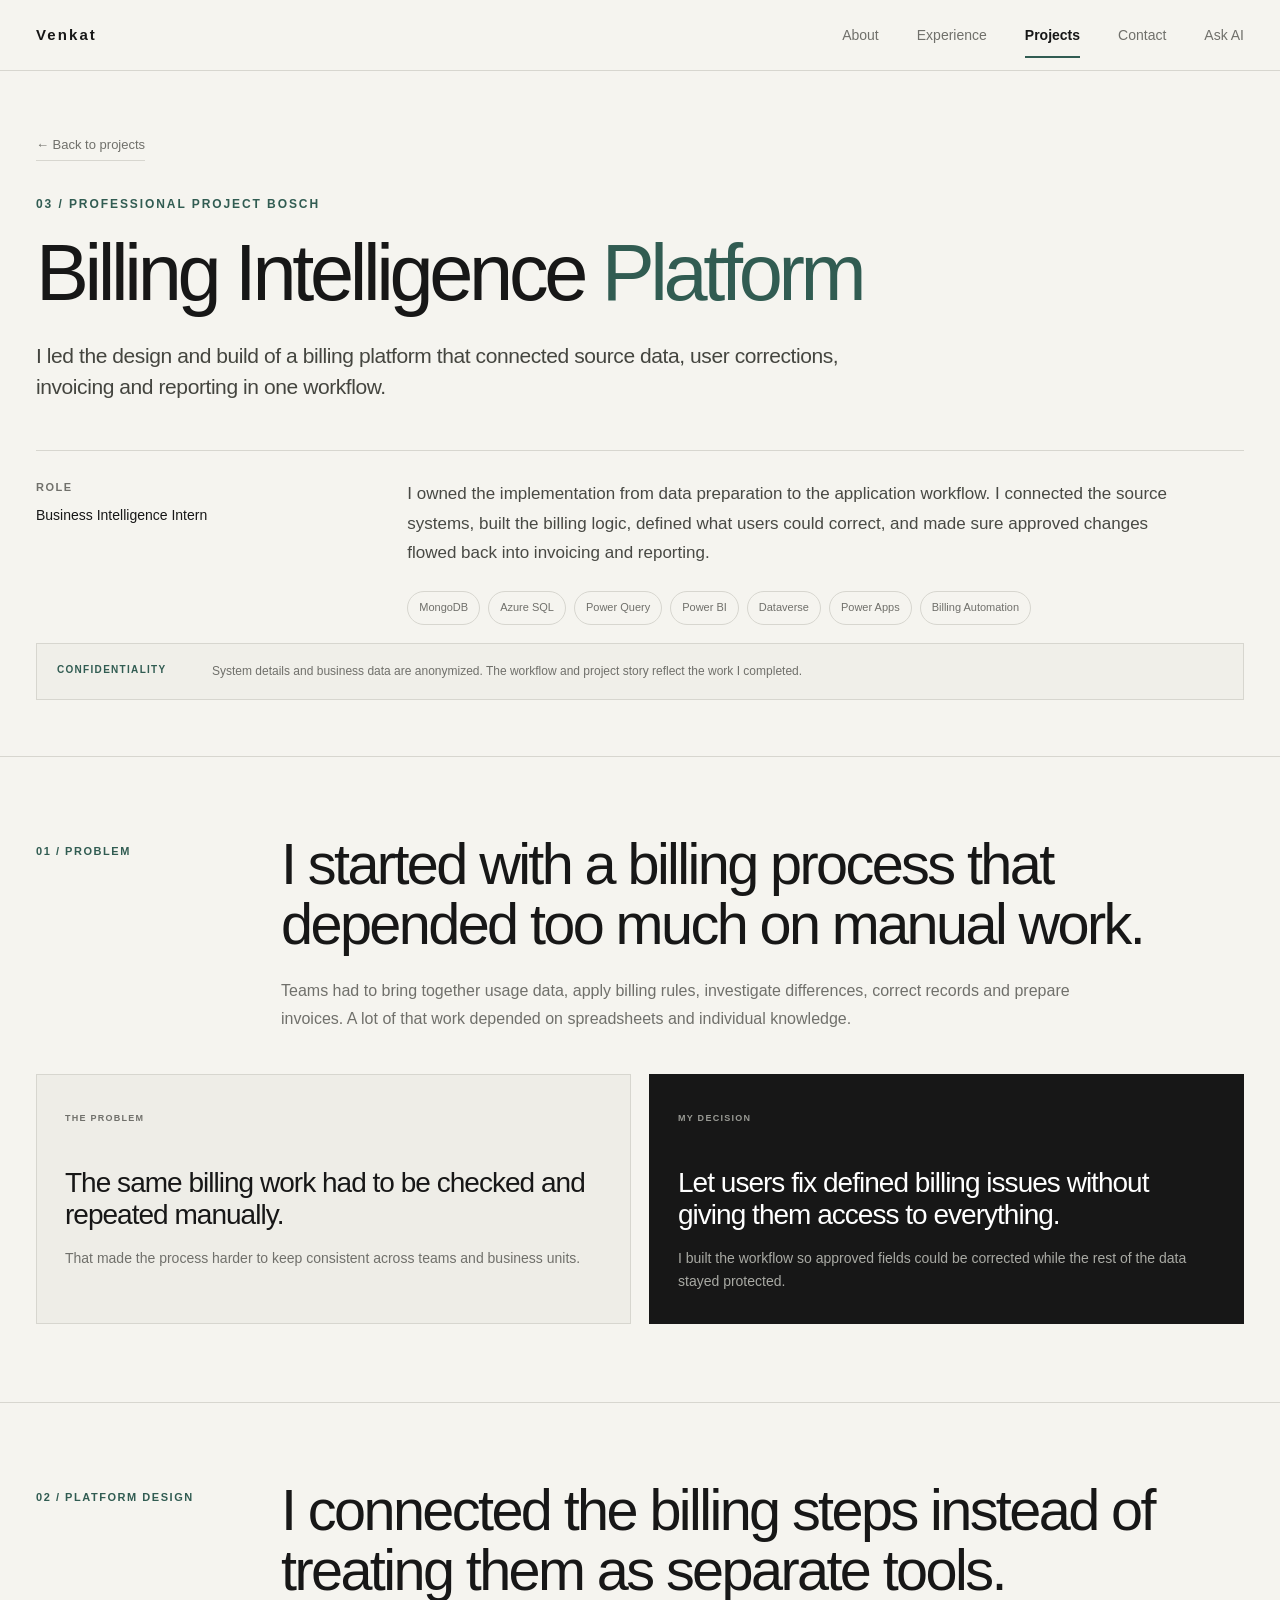
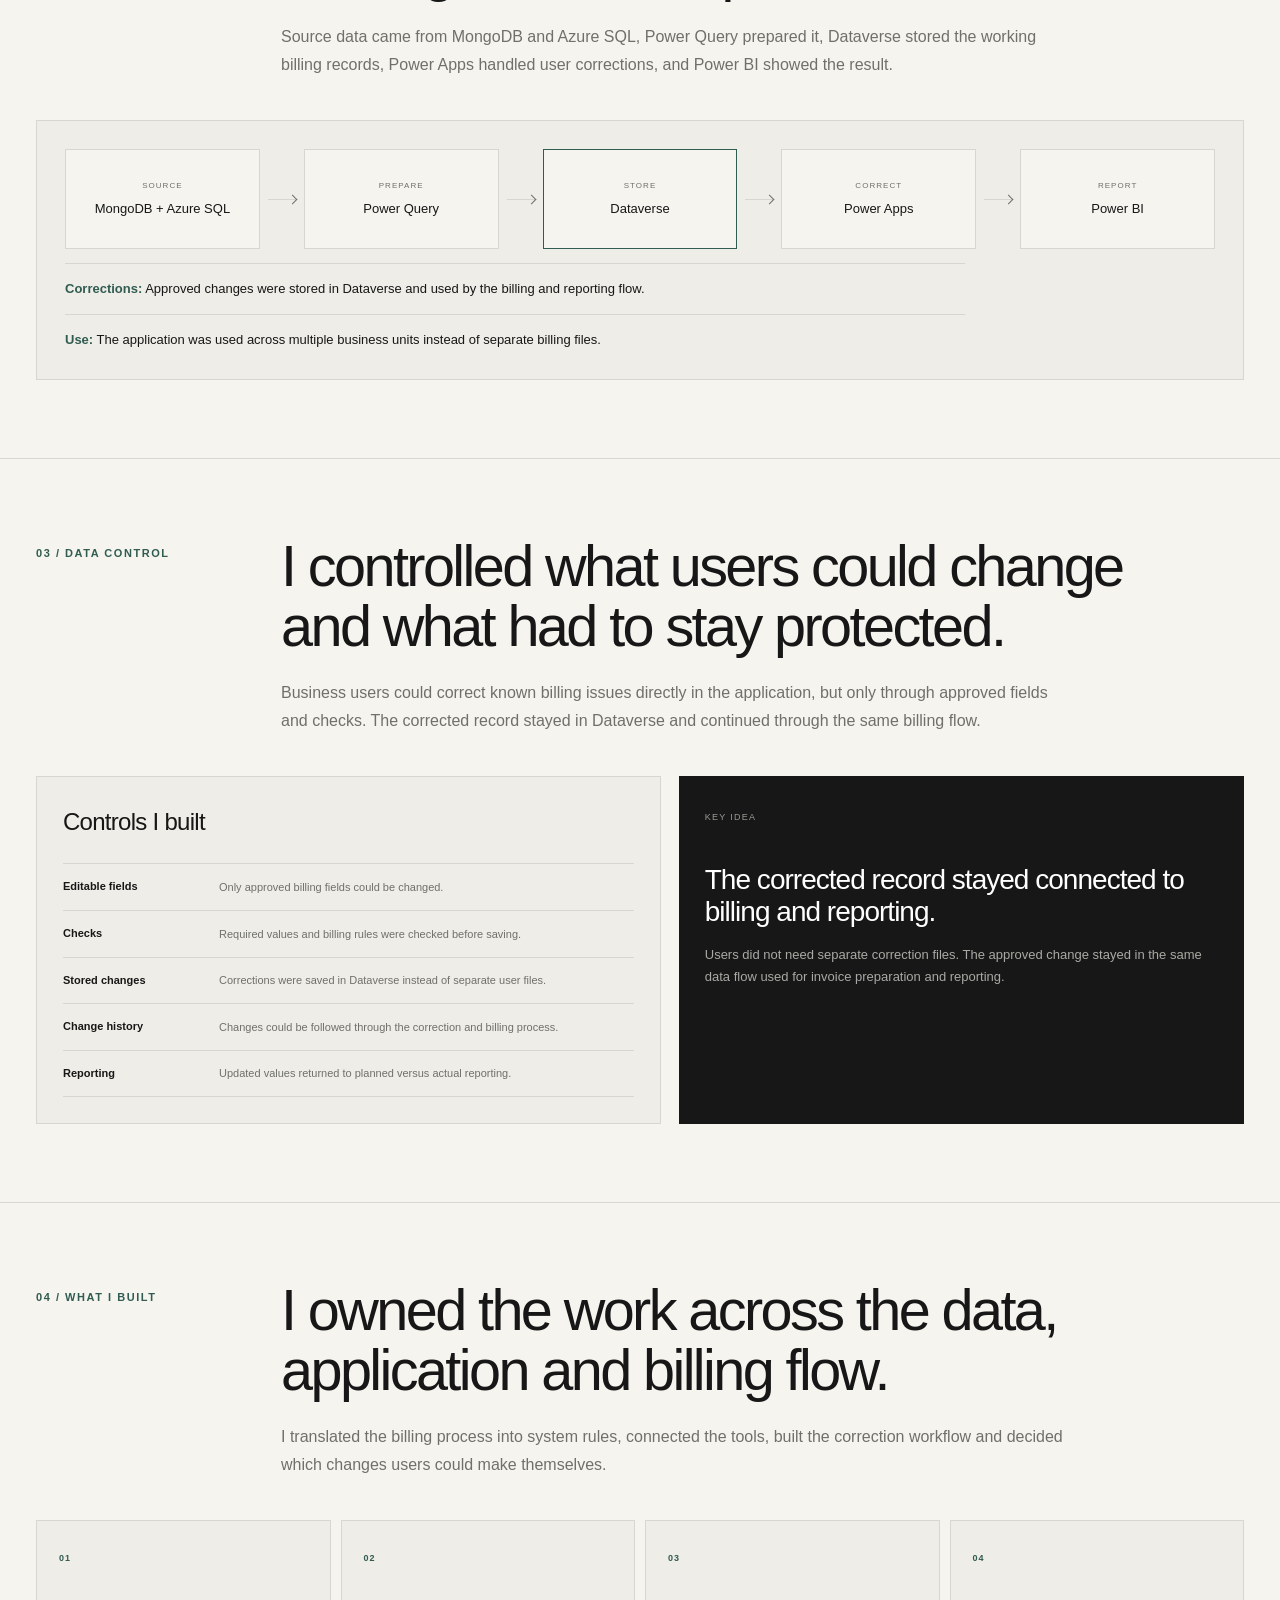
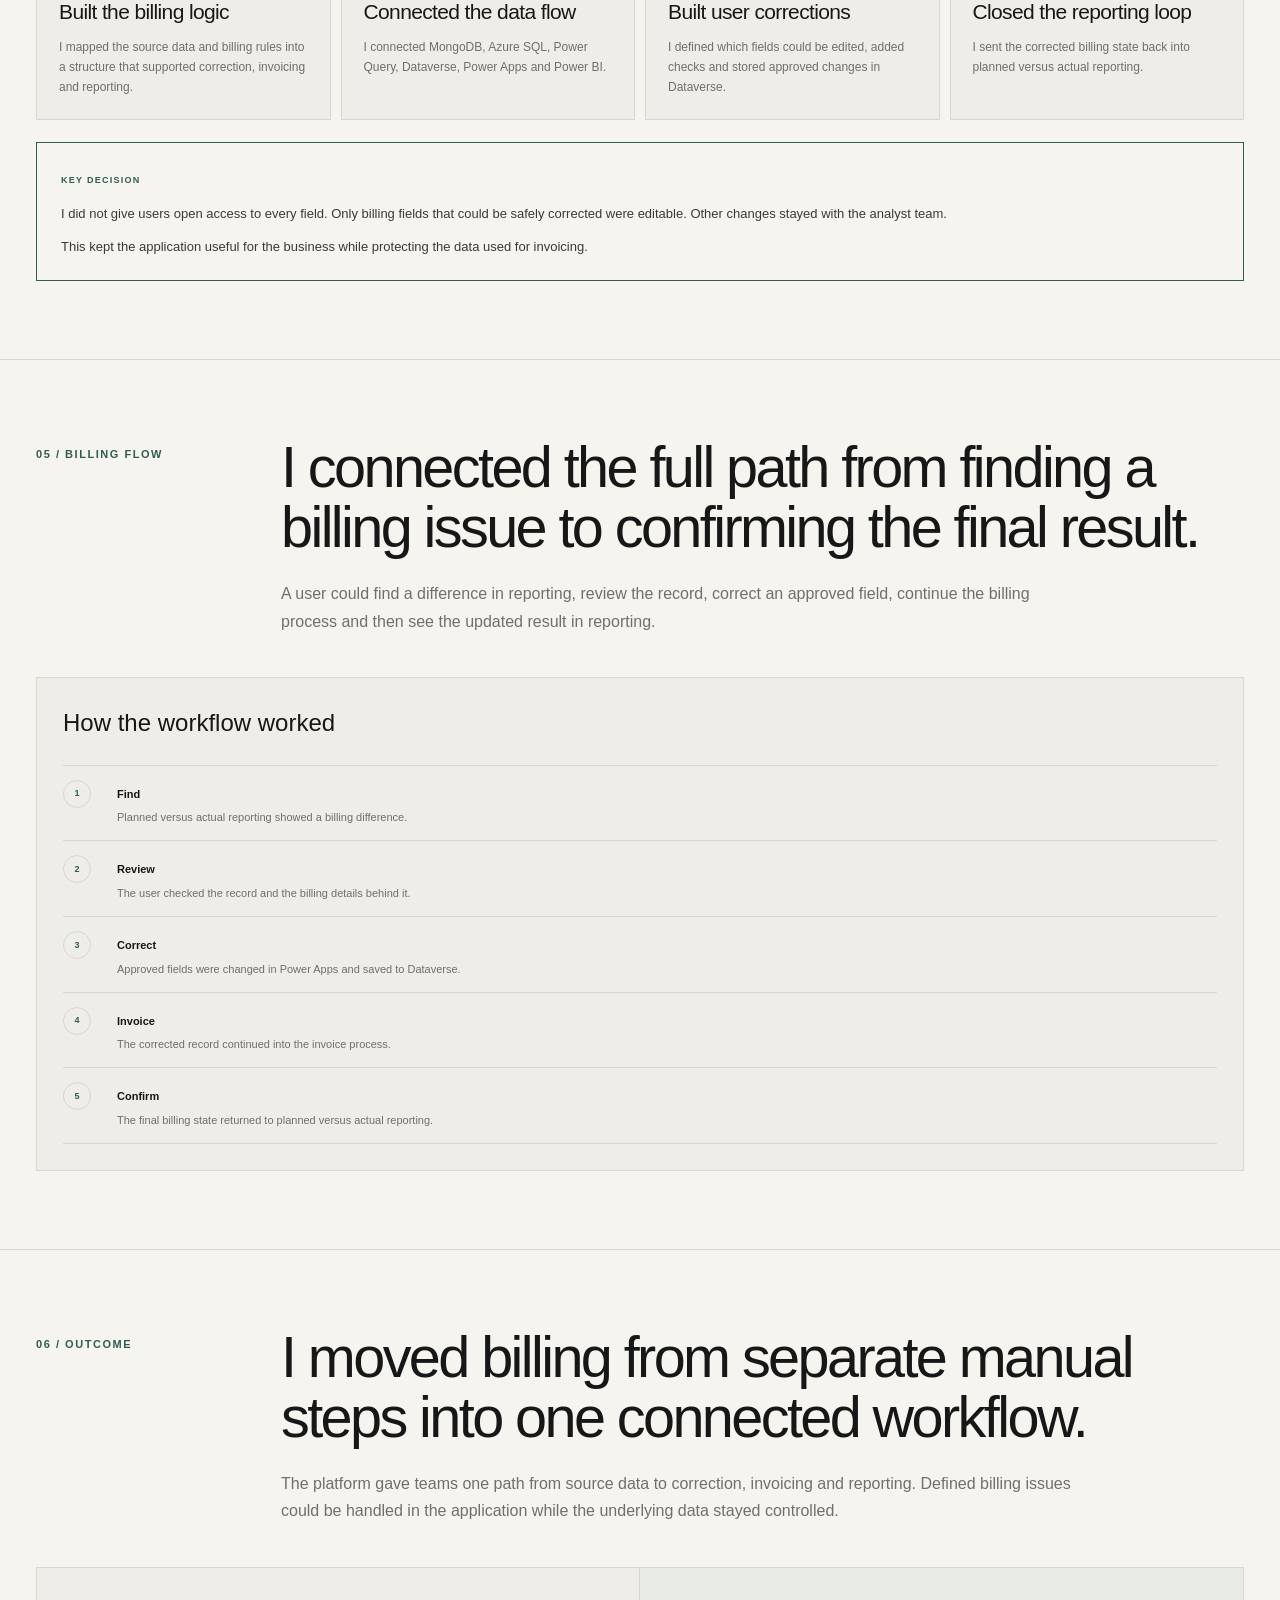
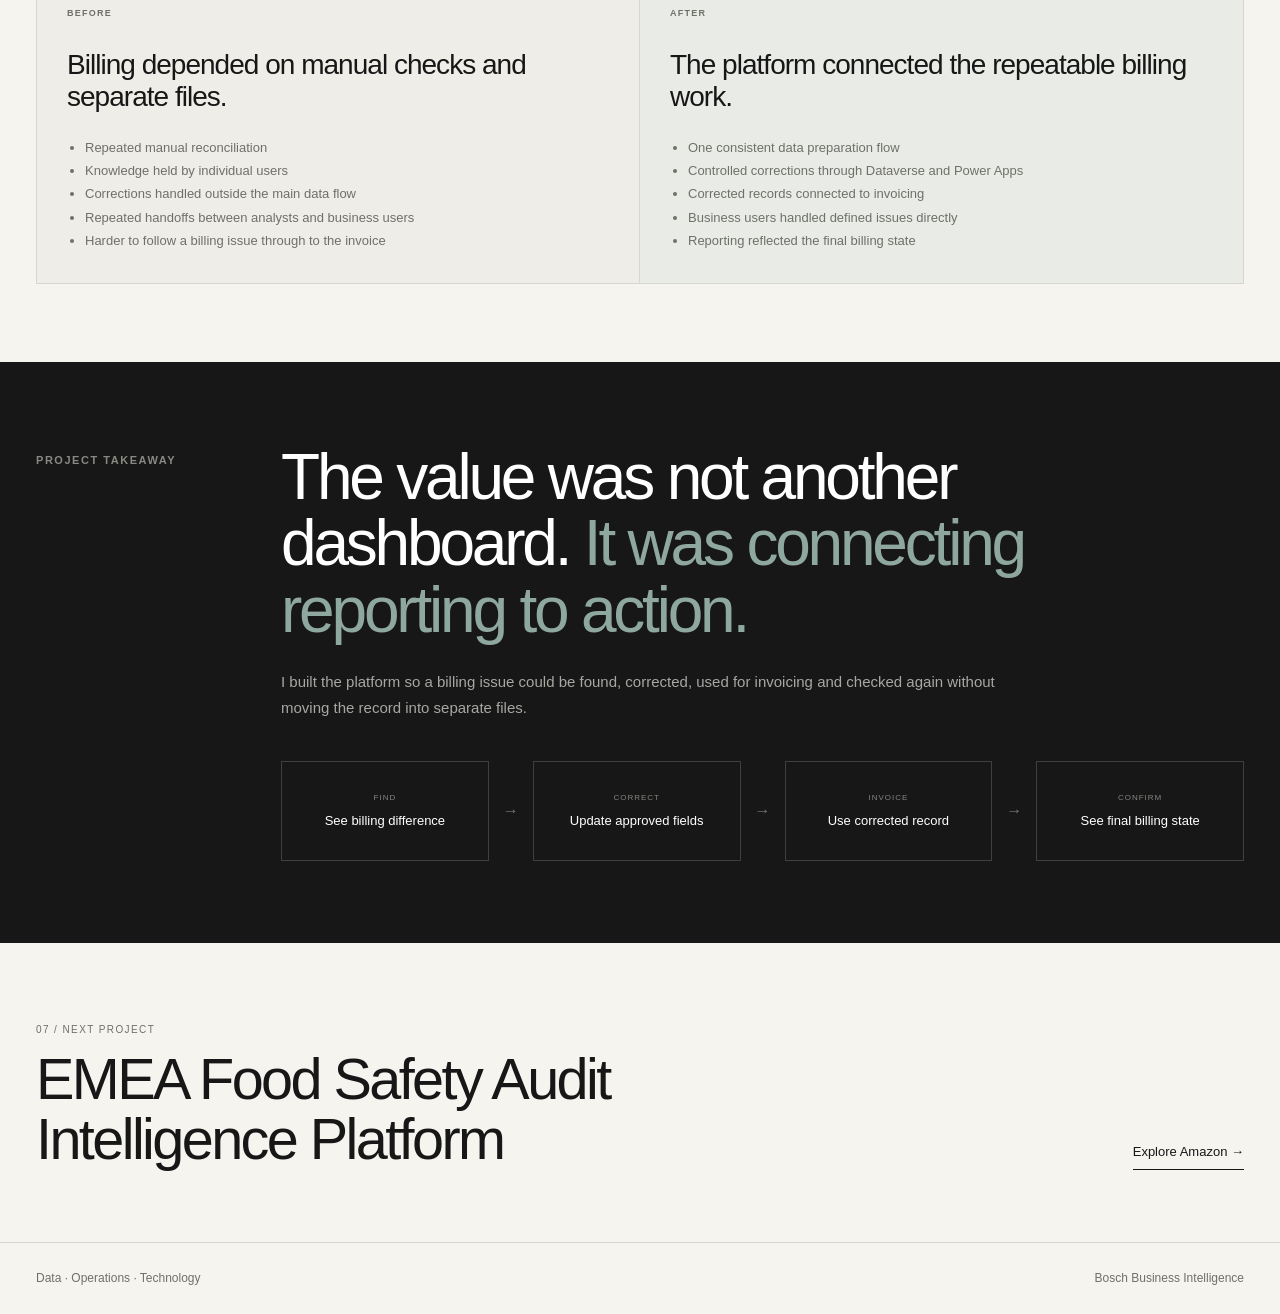
<file: projects/bosch/index.html>
<!DOCTYPE html>
<html lang="en">
<head>
<meta charset="utf-8"/>
<meta content="width=device-width, initial-scale=1.0" name="viewport"/>
<title>Bosch Billing Intelligence Platform</title>
<meta content="Technical case study of a billing platform connecting data, controlled corrections, invoicing and reporting." name="description"/>
<link href="../../assets/css/pages/bosch.css" rel="stylesheet"/>
<link href="../../assets/css/responsive.css" rel="stylesheet"/>
<link rel="icon" type="image/png" sizes="64x64" href="/assets/images/profile_pic.png">

</head>
<body class="bosch-project-page">
<div id="progress"></div>
<nav class="site-nav">
<div class="container nav-inner">

<a
  href="../../index.html"
  class="logo"
  aria-label="Venkat home"
>
  Venkat
</a>

<div
  class="nav-links"
  id="navLinks"
>
  <a href="../../index.html">About</a>
  <a href="../../experience.html">Experience</a>
  <a
    href="../../projects.html"
    class="active"
    aria-current="page"
  >
    Projects
  </a>
  <a href="../../contact.html">Contact</a>
  <a href="../../ask-ai/" class="desktop-ask-ai">Ask AI</a>
</div>

<a class="mobile-ask-ai" href="../../ask-ai/">Ask AI</a>

<button
  class="menu-toggle"
  id="menuToggle"
  type="button"
  aria-label="Open navigation menu"
  aria-controls="navLinks"
  aria-expanded="false"
>
  <span></span>
  <span></span>
  <span></span>
</button>

</div>
</nav>
<main>
<section class="container hero">
<a class="back" href="../../projects.html">← Back to projects</a>
<div class="eyebrow">03 / Professional Project Bosch</div>
<h1>Billing Intelligence <span>Platform</span></h1>
<p class="tagline">I led the design and build of a billing platform that connected source data, user corrections, invoicing and reporting in one workflow.</p>
<div class="hero-grid">
<div>
<div class="meta-label">Role</div>
<div class="meta-value">Business Intelligence Intern</div>
</div>
<div>
<p class="hero-copy">I owned the implementation from data preparation to the application workflow. I connected the source systems, built the billing logic, defined what users could correct, and made sure approved changes flowed back into invoicing and reporting.</p>
<div class="tags">
<span class="tag">MongoDB</span><span class="tag">Azure SQL</span><span class="tag">Power Query</span>
<span class="tag">Power BI</span><span class="tag">Dataverse</span><span class="tag">Power Apps</span>
<span class="tag">Billing Automation</span>
</div>
</div>
</div>
<div class="nda">
<strong>Confidentiality</strong>
<p>System details and business data are anonymized. The workflow and project story reflect the work I completed.</p>
</div>
</section>
<section class="section">
<div class="container">
<div class="section-head">
<div class="section-index">01 / Problem</div>
<div>
<h2>I started with a billing process that depended too much on manual work.</h2>
<p class="section-copy">Teams had to bring together usage data, apply billing rules, investigate differences, correct records and prepare invoices. A lot of that work depended on spreadsheets and individual knowledge.</p>
</div>
</div>
<div class="story-grid">
<div class="story-card">
<small>The problem</small>
<h3>The same billing work had to be checked and repeated manually.</h3>
<p>That made the process harder to keep consistent across teams and business units.</p>
</div>
<div class="story-card dark">
<small>My decision</small>
<h3>Let users fix defined billing issues without giving them access to everything.</h3>
<p>I built the workflow so approved fields could be corrected while the rest of the data stayed protected.</p>
</div>
</div>
</div>
</section>
<section class="section">
<div class="container">
<div class="section-head">
<div class="section-index">02 / Platform design</div>
<div>
<h2>I connected the billing steps instead of treating them as separate tools.</h2>
<p class="section-copy">Source data came from MongoDB and Azure SQL, Power Query prepared it, Dataverse stored the working billing records, Power Apps handled user corrections, and Power BI showed the result.</p>
</div>
</div>
<div class="pipeline">
<div class="pipe-row">
<div class="node"><small>Source</small><strong>MongoDB + Azure SQL</strong></div>
<div class="arrow"></div>
<div class="node"><small>Prepare</small><strong>Power Query</strong></div>
<div class="arrow"></div>
<div class="node primary"><small>Store</small><strong>Dataverse</strong></div>
<div class="arrow"></div>
<div class="node"><small>Correct</small><strong>Power Apps</strong></div>
<div class="arrow"></div>
<div class="node"><small>Report</small><strong>Power BI</strong></div>
</div>
<p class="scale-line"><strong>Corrections:</strong> Approved changes were stored in Dataverse and used by the billing and reporting flow.</p>
<p class="scale-line"><strong>Use:</strong> The application was used across multiple business units instead of separate billing files.</p>
</div>
</div>
</section>
<section class="section">
<div class="container">
<div class="section-head">
<div class="section-index">03 / Data control</div>
<div>
<h2>I controlled what users could change and what had to stay protected.</h2>
<p class="section-copy">Business users could correct known billing issues directly in the application, but only through approved fields and checks. The corrected record stayed in Dataverse and continued through the same billing flow.</p>
</div>
</div>
<div class="gov-grid">
<div class="panel">
<h3>Controls I built</h3>
<div class="rules">
<div class="rule"><strong>Editable fields</strong><span>Only approved billing fields could be changed.</span></div>
<div class="rule"><strong>Checks</strong><span>Required values and billing rules were checked before saving.</span></div>
<div class="rule"><strong>Stored changes</strong><span>Corrections were saved in Dataverse instead of separate user files.</span></div>
<div class="rule"><strong>Change history</strong><span>Changes could be followed through the correction and billing process.</span></div>
<div class="rule"><strong>Reporting</strong><span>Updated values returned to planned versus actual reporting.</span></div>
</div>
</div>
<div class="writeback-card">
<div>
<small>Key idea</small>
<h3>The corrected record stayed connected to billing and reporting.</h3>
<p>Users did not need separate correction files. The approved change stayed in the same data flow used for invoice preparation and reporting.</p>
</div>
</div>
</div>
</div>
</section>
<section class="section">
<div class="container">
<div class="section-head">
<div class="section-index">04 / What I built</div>
<div>
<h2>I owned the work across the data, application and billing flow.</h2>
<p class="section-copy">I translated the billing process into system rules, connected the tools, built the correction workflow and decided which changes users could make themselves.</p>
</div>
</div>
<div class="role-grid">
<div class="role-card">
<small>01</small>
<h3>Built the billing logic</h3>
<p>I mapped the source data and billing rules into a structure that supported correction, invoicing and reporting.</p>
</div>
<div class="role-card">
<small>02</small>
<h3>Connected the data flow</h3>
<p>I connected MongoDB, Azure SQL, Power Query, Dataverse, Power Apps and Power BI.</p>
</div>
<div class="role-card">
<small>03</small>
<h3>Built user corrections</h3>
<p>I defined which fields could be edited, added checks and stored approved changes in Dataverse.</p>
</div>
<div class="role-card">
<small>04</small>
<h3>Closed the reporting loop</h3>
<p>I sent the corrected billing state back into planned versus actual reporting.</p>
</div>
</div>
<div class="decision-box">
<small>Key decision</small>
<p>I did not give users open access to every field. Only billing fields that could be safely corrected were editable. Other changes stayed with the analyst team.</p>
<p>This kept the application useful for the business while protecting the data used for invoicing.</p>
</div>
</div>
</section>
<section class="section">
<div class="container">
<div class="section-head">
<div class="section-index">05 / Billing flow</div>
<div>
<h2>I connected the full path from finding a billing issue to confirming the final result.</h2>
<p class="section-copy">A user could find a difference in reporting, review the record, correct an approved field, continue the billing process and then see the updated result in reporting.</p>
</div>
</div>
<div class="workflow">
<h3>How the workflow worked</h3>
<div class="steps">
<div class="step"><div class="step-no">1</div><div><strong>Find</strong><p>Planned versus actual reporting showed a billing difference.</p></div></div>
<div class="step"><div class="step-no">2</div><div><strong>Review</strong><p>The user checked the record and the billing details behind it.</p></div></div>
<div class="step"><div class="step-no">3</div><div><strong>Correct</strong><p>Approved fields were changed in Power Apps and saved to Dataverse.</p></div></div>
<div class="step"><div class="step-no">4</div><div><strong>Invoice</strong><p>The corrected record continued into the invoice process.</p></div></div>
<div class="step"><div class="step-no">5</div><div><strong>Confirm</strong><p>The final billing state returned to planned versus actual reporting.</p></div></div>
</div>
</div>
</div>
</section>
<section class="section">
<div class="container">
<div class="section-head">
<div class="section-index">06 / Outcome</div>
<div>
<h2>I moved billing from separate manual steps into one connected workflow.</h2>
<p class="section-copy">The platform gave teams one path from source data to correction, invoicing and reporting. Defined billing issues could be handled in the application while the underlying data stayed controlled.</p>
</div>
</div>
<div class="before-after">
<div class="ba">
<small>Before</small>
<h3>Billing depended on manual checks and separate files.</h3>
<ul>
<li>Repeated manual reconciliation</li>
<li>Knowledge held by individual users</li>
<li>Corrections handled outside the main data flow</li>
<li>Repeated handoffs between analysts and business users</li>
<li>Harder to follow a billing issue through to the invoice</li>
</ul>
</div>
<div class="ba">
<small>After</small>
<h3>The platform connected the repeatable billing work.</h3>
<ul>
<li>One consistent data preparation flow</li>
<li>Controlled corrections through Dataverse and Power Apps</li>
<li>Corrected records connected to invoicing</li>
<li>Business users handled defined issues directly</li>
<li>Reporting reflected the final billing state</li>
</ul>
</div>
</div>
</div>
</section>
<section class="synthesis">
<div class="container synthesis-grid">
<div class="synthesis-label">Project takeaway</div>
<div>
<h2>The value was not another dashboard. <span>It was connecting reporting to action.</span></h2>
<p>I built the platform so a billing issue could be found, corrected, used for invoicing and checked again without moving the record into separate files.</p>
<div class="loop">
<div class="loop-node"><small>Find</small><strong>See billing difference</strong></div>
<div class="loop-arrow">→</div>
<div class="loop-node"><small>Correct</small><strong>Update approved fields</strong></div>
<div class="loop-arrow">→</div>
<div class="loop-node"><small>Invoice</small><strong>Use corrected record</strong></div>
<div class="loop-arrow">→</div>
<div class="loop-node"><small>Confirm</small><strong>See final billing state</strong></div>
</div>
</div>
</div>
</section>
<section class="next">
<div class="container next-inner">
<div>
<small>07 / Next project</small>
<h2>EMEA Food Safety Audit Intelligence Platform</h2>
</div>
<a href="../amazon/index.html">Explore Amazon →</a>
</div>
</section>
</main>
<footer id="contact"><div class="container footer-inner"><div>Data · Operations · Technology</div><div>Bosch Business Intelligence</div></div></footer>
<script src="../../assets/js/main.js"></script>
</body>
</html>
</file>
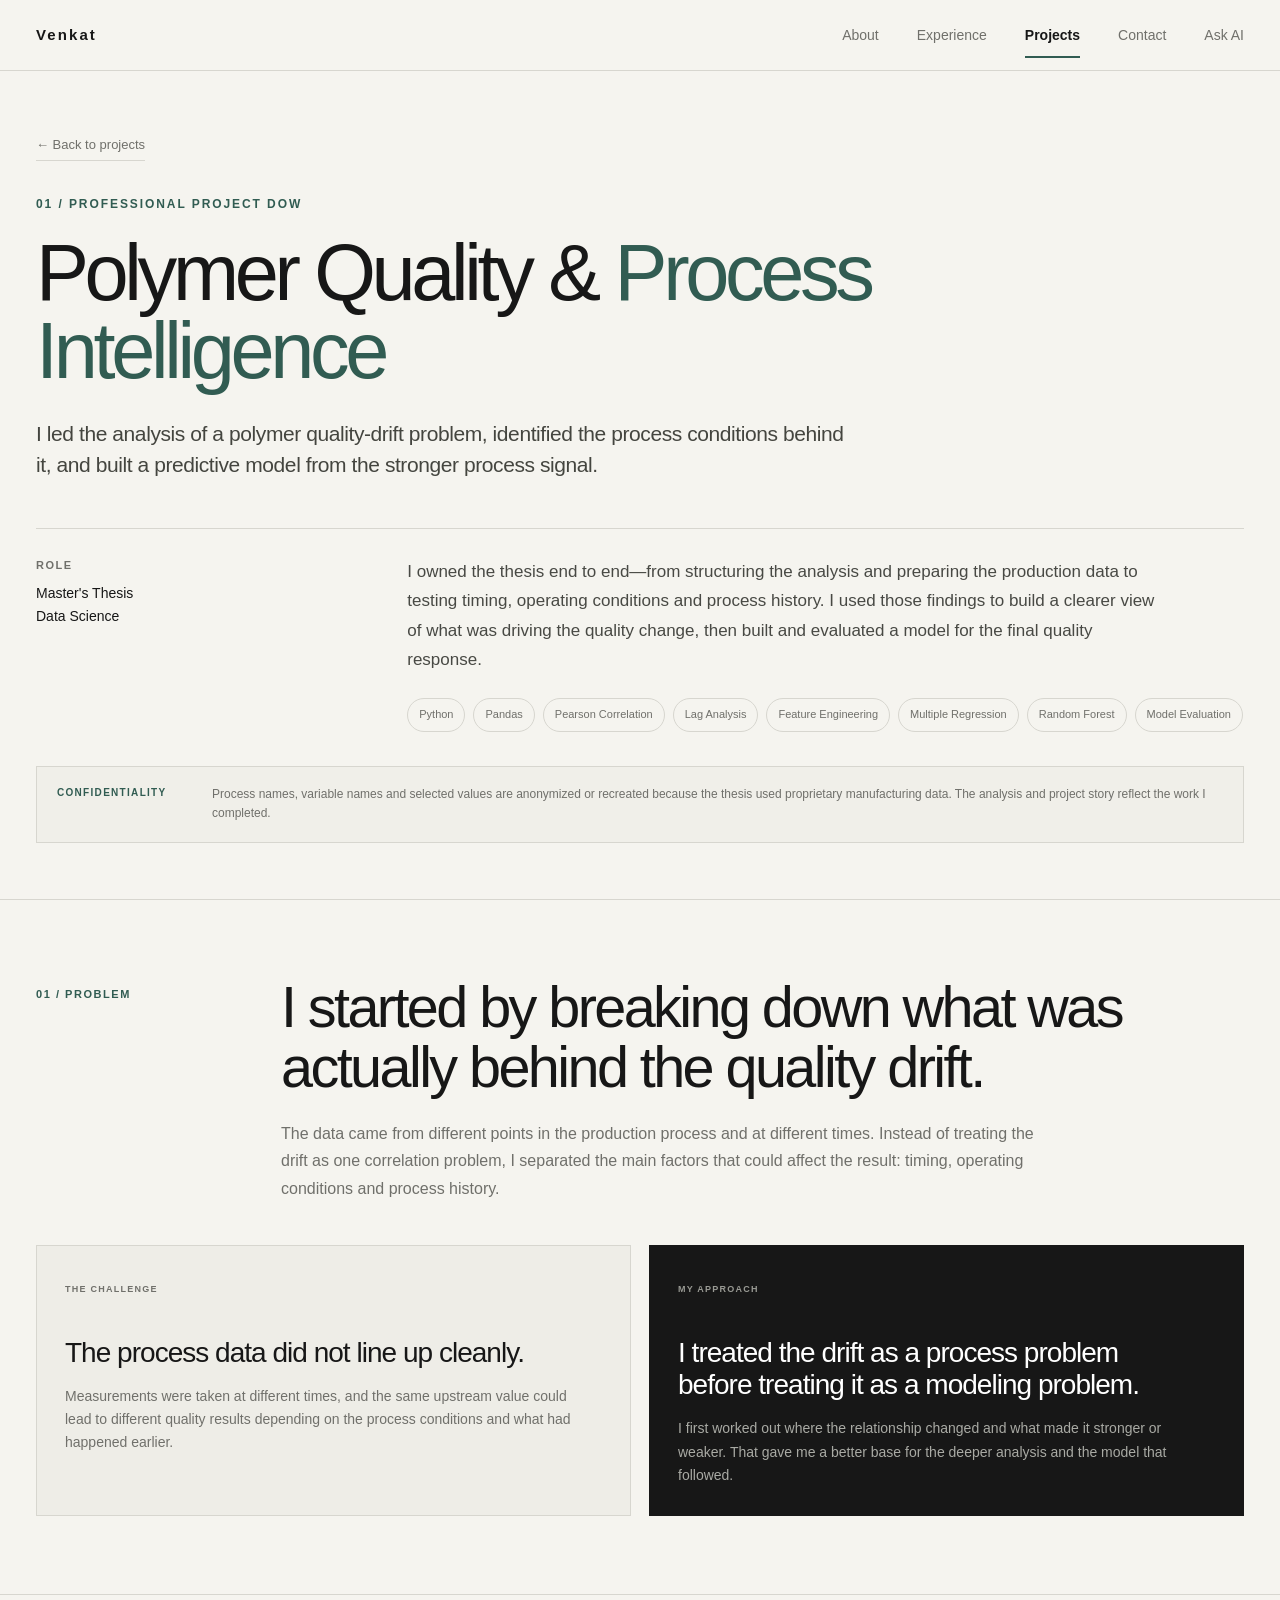
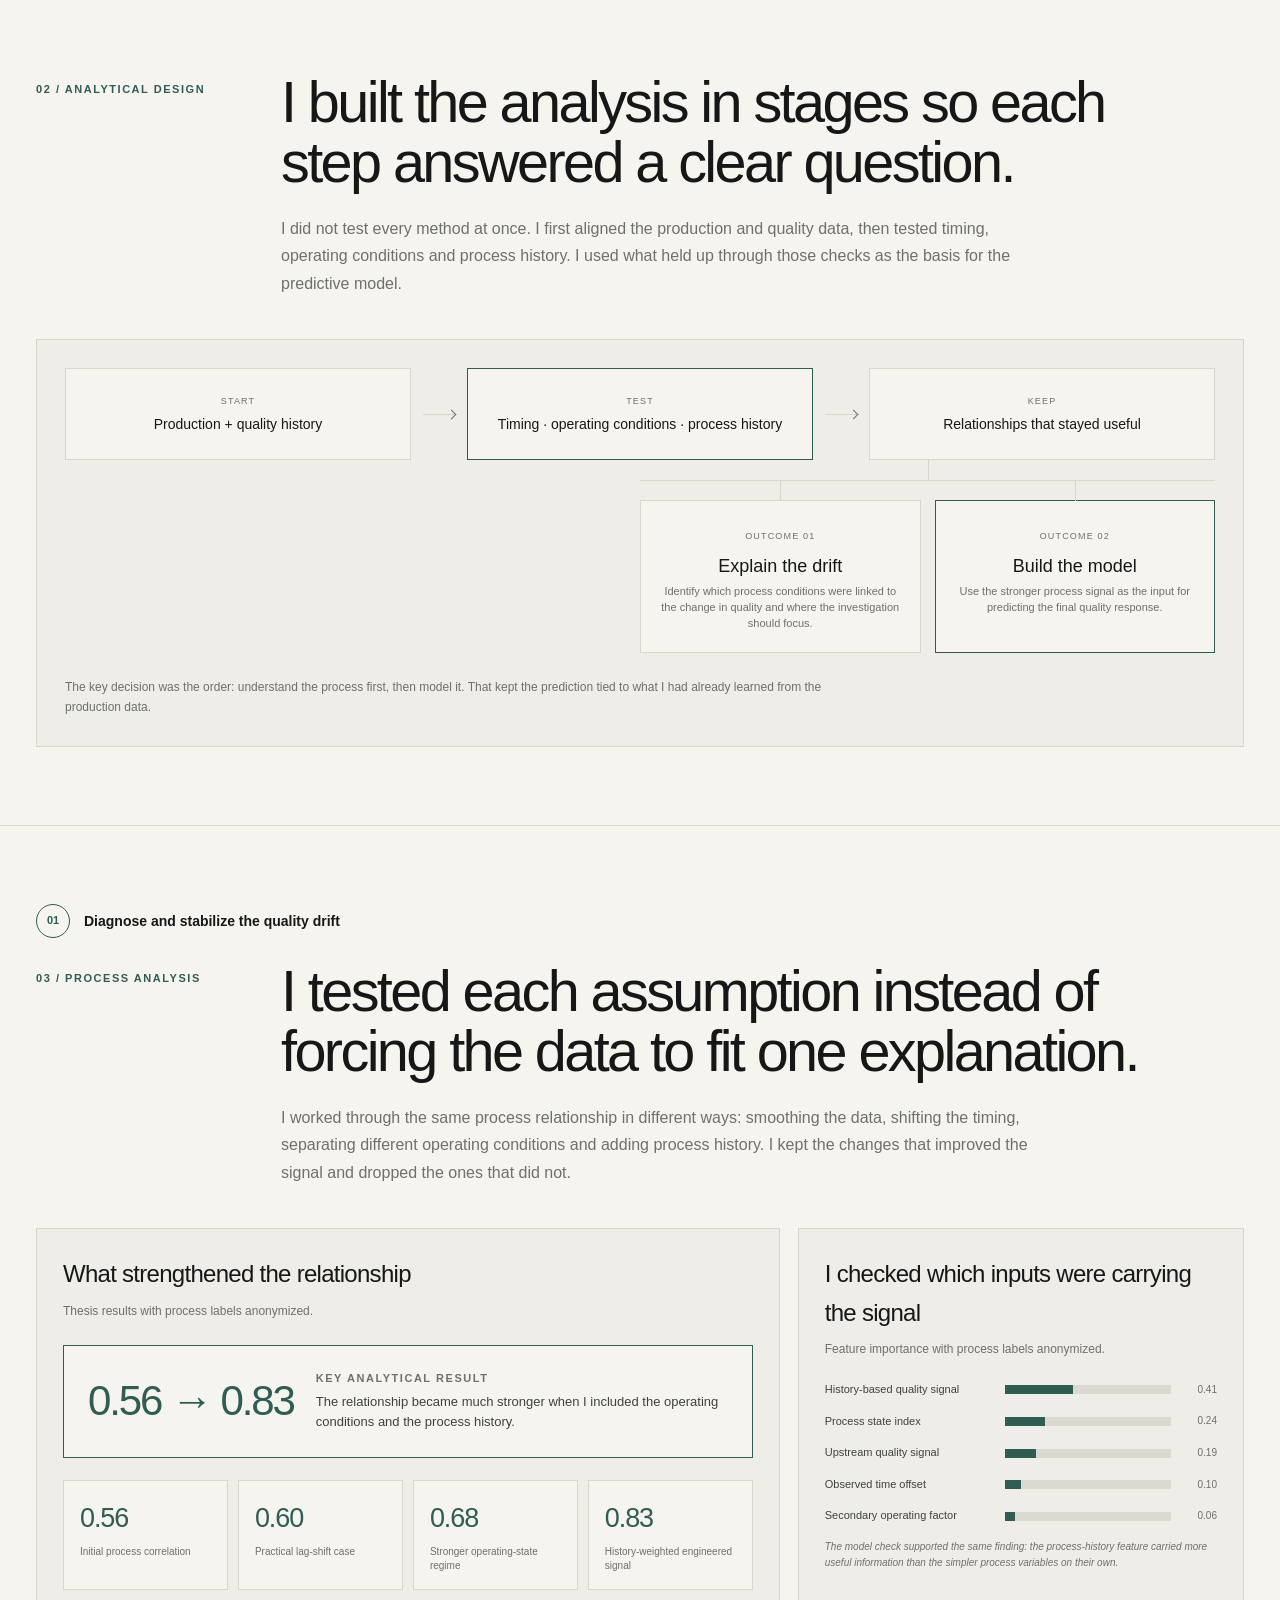
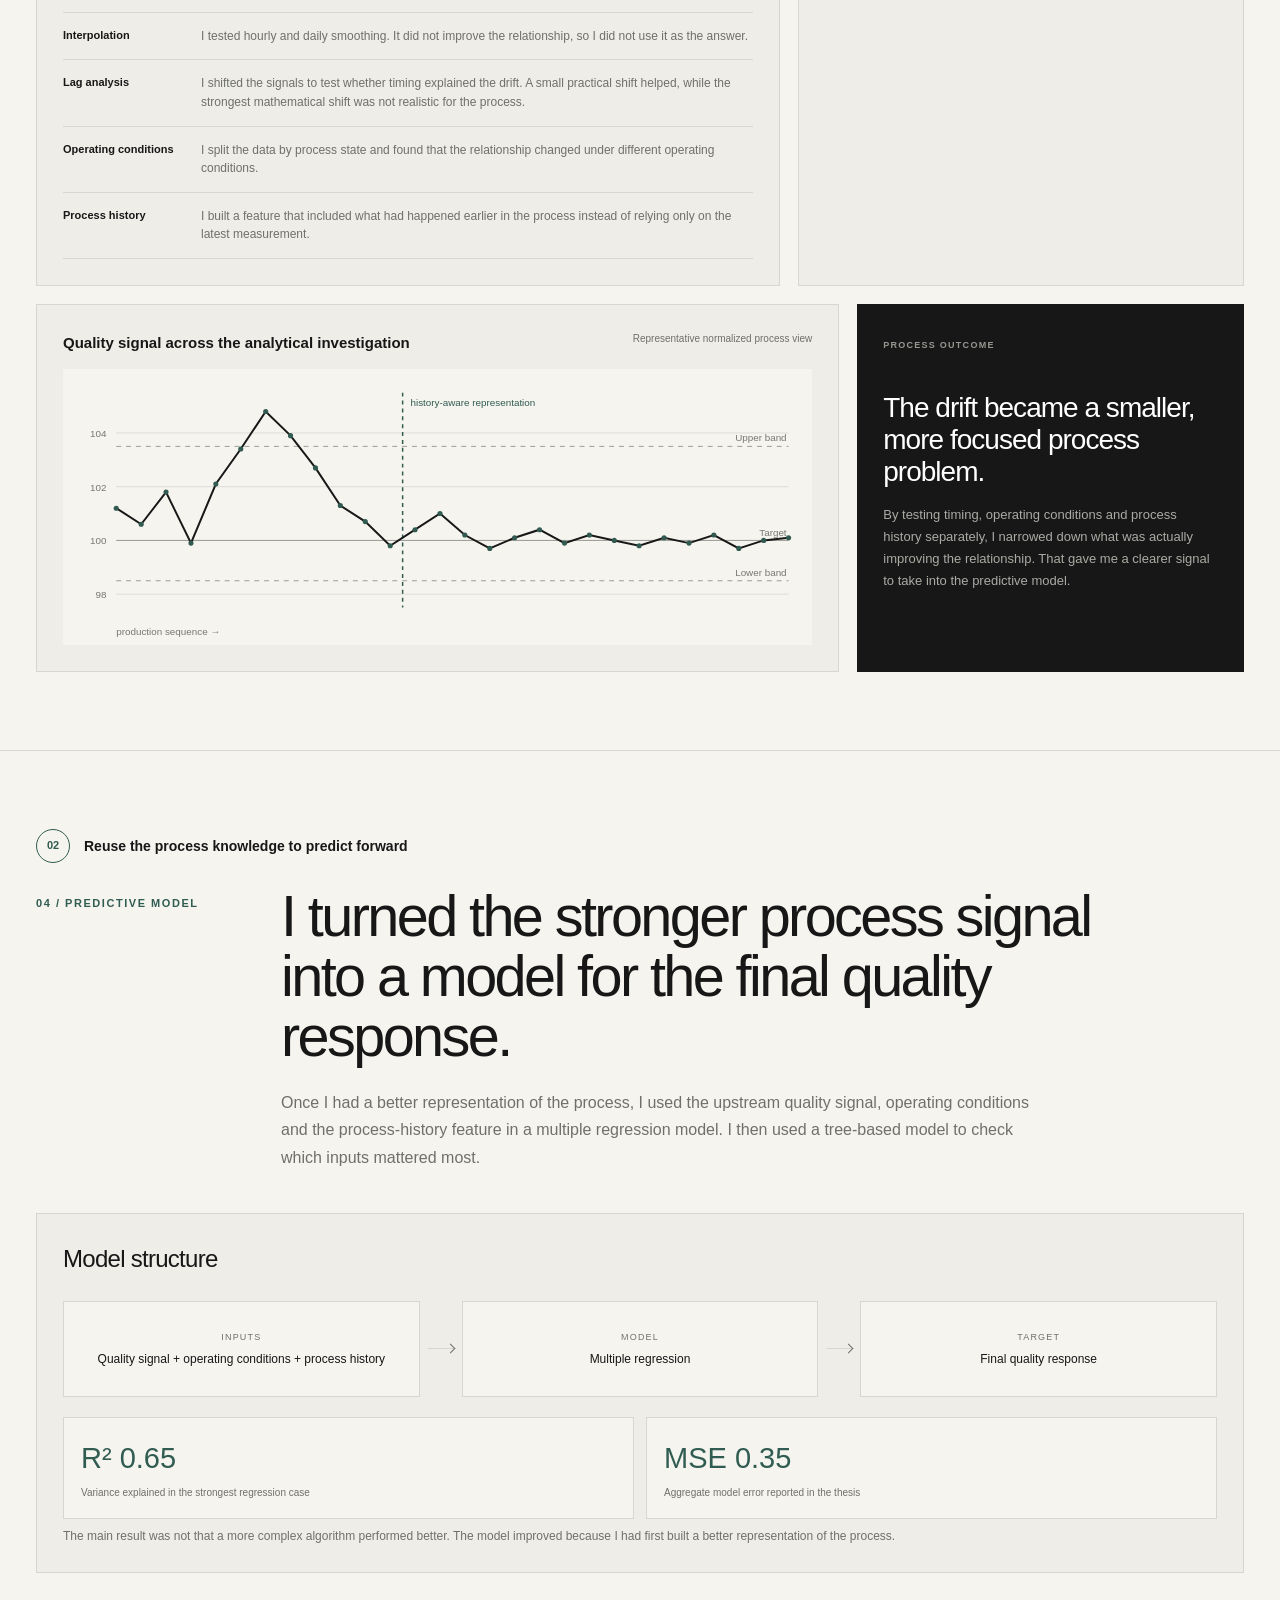
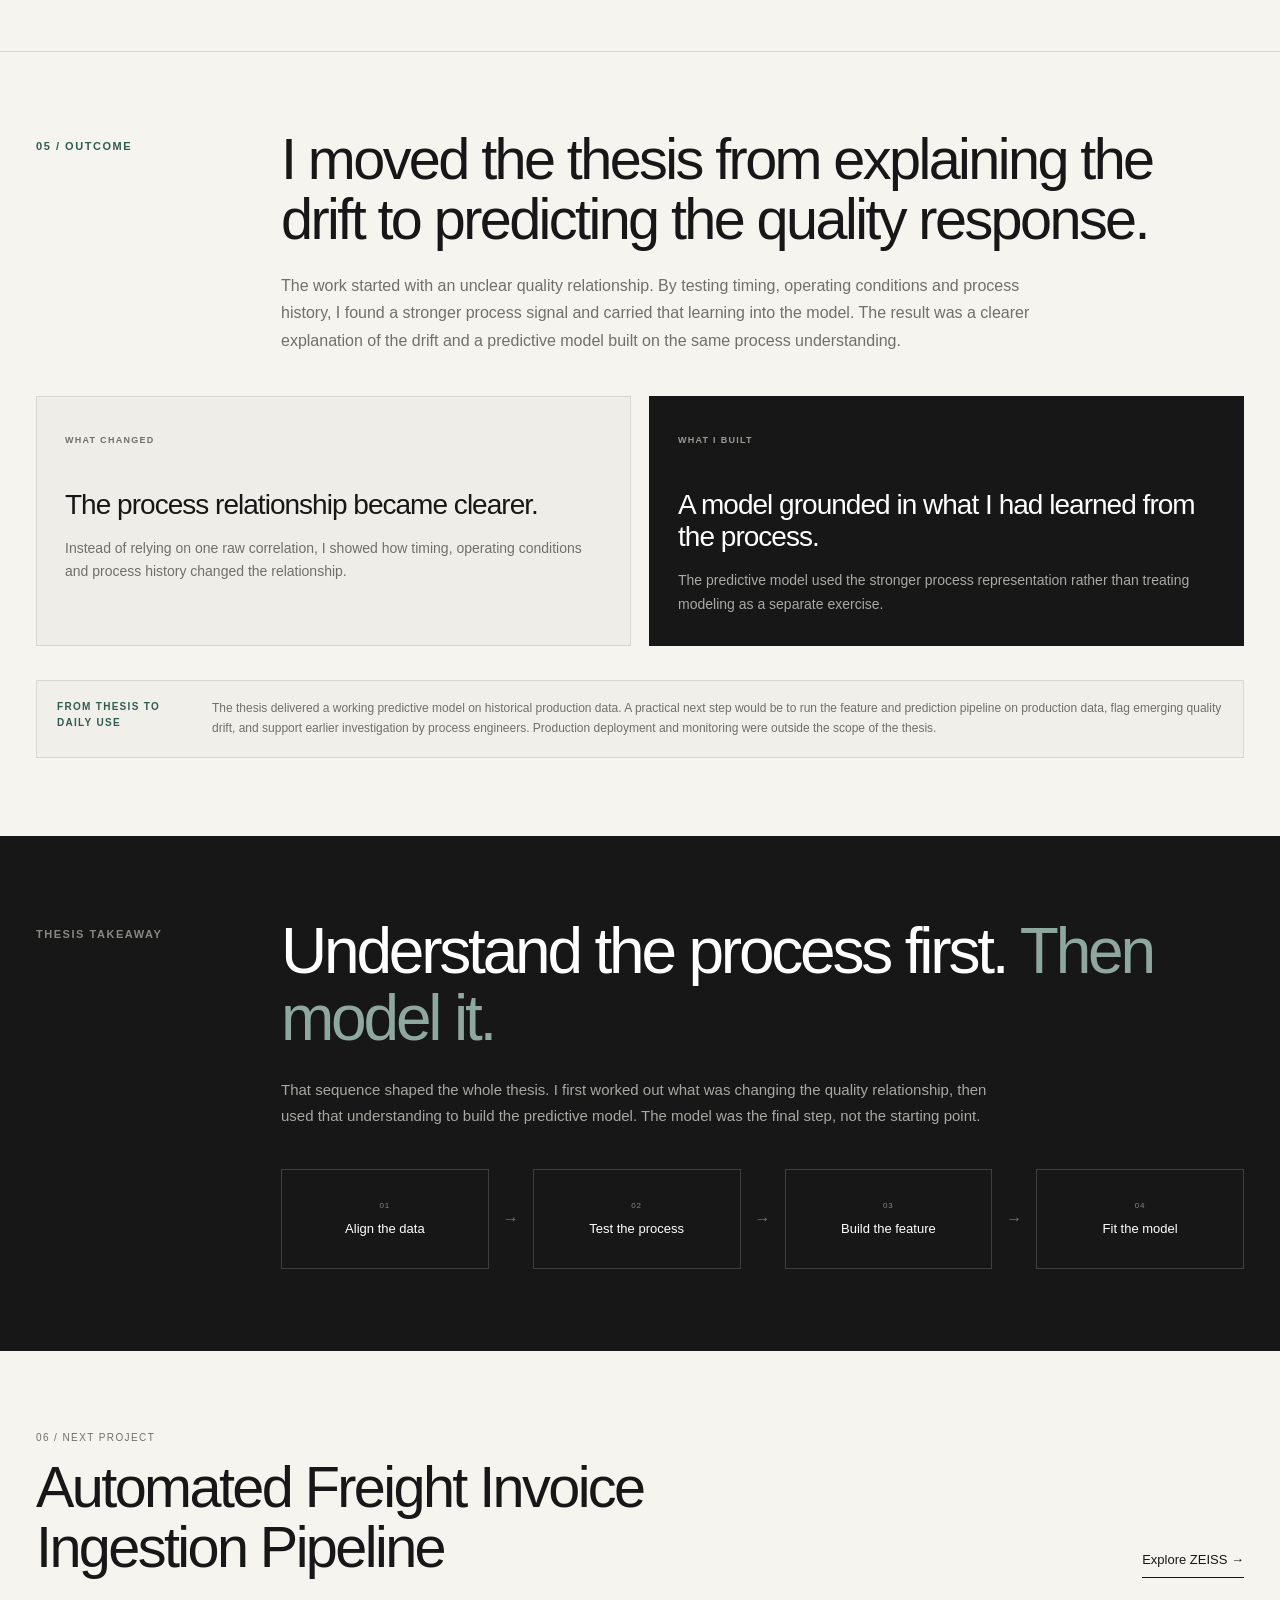
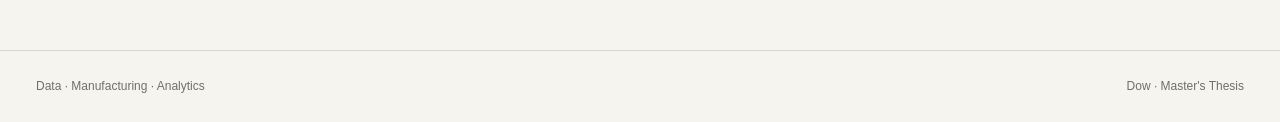
<file: projects/dow/index.html>
<!DOCTYPE html>

<html lang="en">
<head>
<meta charset="utf-8"/>
<meta content="width=device-width, initial-scale=1.0" name="viewport"/>
<title>Dow — Polymer Quality &amp; Process Intelligence</title>
<meta content="Technical case study: polymer quality drift analysis and predictive experimentation." name="description"/>
<link href="../../assets/css/pages/dow.css" rel="stylesheet"/>
<link href="../../assets/css/responsive.css" rel="stylesheet"/>
<link rel="icon" type="image/png" sizes="64x64" href="/assets/images/profile_pic.png">
</head>
<body class="dow-project-page">
<nav class="site-nav">
<div class="container nav-inner">

<a
  href="../../index.html"
  class="logo"
  aria-label="Venkat home"
>
  Venkat
</a>

<div
  class="nav-links"
  id="navLinks"
>
  <a href="../../index.html">About</a>
  <a href="../../experience.html">Experience</a>
  <a
    href="../../projects.html"
    class="active"
    aria-current="page"
  >
    Projects
  </a>
  <a href="../../contact.html">Contact</a>
  <a href="../../ask-ai/" class="desktop-ask-ai">Ask AI</a>
</div>

<a class="mobile-ask-ai" href="../../ask-ai/">Ask AI</a>

<button
  class="menu-toggle"
  id="menuToggle"
  type="button"
  aria-label="Open navigation menu"
  aria-controls="navLinks"
  aria-expanded="false"
>
  <span></span>
  <span></span>
  <span></span>
</button>

</div>
</nav>
<main>
<section class="container hero">
<a class="back" href="../../projects.html">← Back to projects</a>
<div class="eyebrow">01 / Professional Project DOW</div>
<h1>Polymer Quality &amp; <span>Process Intelligence</span></h1>
<p class="tagline">I led the analysis of a polymer quality-drift problem, identified the process conditions behind it, and built a predictive model from the stronger process signal.</p>
<div class="hero-grid">
<div>
<div class="meta-label">Role</div>
<div class="meta-value">Master's Thesis<br/>Data Science</div>
</div>
<div>
<p class="hero-copy">I owned the thesis end to end—from structuring the analysis and preparing the production data to testing timing, operating conditions and process history. I used those findings to build a clearer view of what was driving the quality change, then built and evaluated a model for the final quality response.</p>
<div class="tags">
<span class="tag">Python</span><span class="tag">Pandas</span><span class="tag">Pearson Correlation</span>
<span class="tag">Lag Analysis</span><span class="tag">Feature Engineering</span><span class="tag">Multiple Regression</span>
<span class="tag">Random Forest</span><span class="tag">Model Evaluation</span>
</div>
</div>
</div>
<div class="nda"><strong>Confidentiality</strong><p>Process names, variable names and selected values are anonymized or recreated because the thesis used proprietary manufacturing data. The analysis and project story reflect the work I completed.</p></div></section>
<section class="section">
<div class="container">
<div class="section-head">
<div class="section-index">01 / Problem</div>
<div>
<h2>I started by breaking down what was actually behind the quality drift.</h2>
<p class="section-copy">The data came from different points in the production process and at different times. Instead of treating the drift as one correlation problem, I separated the main factors that could affect the result: timing, operating conditions and process history.</p>
</div>
</div>
<div class="story-grid">
<div class="story-card">
<small>The challenge</small>
<h3>The process data did not line up cleanly.</h3>
<p>Measurements were taken at different times, and the same upstream value could lead to different quality results depending on the process conditions and what had happened earlier.</p>
</div>
<div class="story-card dark">
<small>My approach</small>
<h3>I treated the drift as a process problem before treating it as a modeling problem.</h3>
<p>I first worked out where the relationship changed and what made it stronger or weaker. That gave me a better base for the deeper analysis and the model that followed.</p>
</div>
</div>
</div>
</section>
<section class="section">
<div class="container">
<div class="section-head">
<div class="section-index">02 / Analytical design</div>
<div>
<h2>I built the analysis in stages so each step answered a clear question.</h2>
<p class="section-copy">I did not test every method at once. I first aligned the production and quality data, then tested timing, operating conditions and process history. I used what held up through those checks as the basis for the predictive model.</p>
</div>
</div>
<div class="pipeline">
<div class="pipe-top">
<div class="node"><small>Start</small><strong>Production + quality history</strong></div>
<div class="arrow"></div>
<div class="node primary"><small>Test</small><strong>Timing · operating conditions · process history</strong></div>
<div class="arrow"></div>
<div class="node"><small>Keep</small><strong>Relationships that stayed useful</strong></div>
</div>
<div class="branch-stem"></div>
<div class="branches">
<div class="branch">
<small>Outcome 01</small><strong>Explain the drift</strong>
<span>Identify which process conditions were linked to the change in quality and where the investigation should focus.</span>
</div>
<div class="branch primary">
<small>Outcome 02</small><strong>Build the model</strong>
<span>Use the stronger process signal as the input for predicting the final quality response.</span>
</div>
</div>
<p class="pipe-note">The key decision was the order: understand the process first, then model it. That kept the prediction tied to what I had already learned from the production data.</p>
</div>
</div>
</section>
<!-- PHASE 1 -->
<section class="section">
<div class="container">
<div class="phase-banner"><div class="phase-no">01</div><div class="phase-title">Diagnose and stabilize the quality drift</div></div>
<div class="section-head">
<div class="section-index">03 / Process analysis</div>
<div>
<h2>I tested each assumption instead of forcing the data to fit one explanation.</h2>
<p class="section-copy">I worked through the same process relationship in different ways: smoothing the data, shifting the timing, separating different operating conditions and adding process history. I kept the changes that improved the signal and dropped the ones that did not.</p>
</div>
</div>
<div class="tech-grid">
<div class="panel">
<h3>What strengthened the relationship</h3>
<p class="panel-sub">Thesis results with process labels anonymized.</p>
<div style="margin-top:24px;padding:24px;border:1px solid var(--accent);background:var(--bg);display:grid;grid-template-columns:auto 1fr;gap:22px;align-items:center">
<div style="font-size:42px;line-height:1;color:var(--accent);font-weight:500;letter-spacing:-.05em">0.56 → 0.83</div>
<div>
<div class="small-label">Key analytical result</div>
<div style="margin-top:5px;font-size:13px;line-height:1.55;color:#41423d">The relationship became much stronger when I included the operating conditions and the process history.</div>
</div>
</div>
<div class="metric-row">
<div class="metric"><strong>0.56</strong><span>Initial process correlation</span></div>
<div class="metric"><strong>0.60</strong><span>Practical lag-shift case</span></div>
<div class="metric"><strong>0.68</strong><span>Stronger operating-state regime</span></div>
<div class="metric"><strong>0.83</strong><span>History-weighted engineered signal</span></div>
</div>
<div class="method-list">
<div class="method"><strong>Interpolation</strong><span>I tested hourly and daily smoothing. It did not improve the relationship, so I did not use it as the answer.</span></div>
<div class="method"><strong>Lag analysis</strong><span>I shifted the signals to test whether timing explained the drift. A small practical shift helped, while the strongest mathematical shift was not realistic for the process.</span></div>
<div class="method"><strong>Operating conditions</strong><span>I split the data by process state and found that the relationship changed under different operating conditions.</span></div>
<div class="method"><strong>Process history</strong><span>I built a feature that included what had happened earlier in the process instead of relying only on the latest measurement.</span></div>
</div>
</div>
<div class="panel">
<h3>I checked which inputs were carrying the signal</h3>
<p class="panel-sub">Feature importance with process labels anonymized.</p>
<div class="fi">
<div class="fi-row">
<div class="fi-name">History-based quality signal</div>
<div class="fi-track"><div class="fi-fill" style="width:41%"></div></div>
<div class="fi-val">0.41</div>
</div>
<div class="fi-row">
<div class="fi-name">Process state index</div>
<div class="fi-track"><div class="fi-fill" style="width:24%"></div></div>
<div class="fi-val">0.24</div>
</div>
<div class="fi-row">
<div class="fi-name">Upstream quality signal</div>
<div class="fi-track"><div class="fi-fill" style="width:19%"></div></div>
<div class="fi-val">0.19</div>
</div>
<div class="fi-row">
<div class="fi-name">Observed time offset</div>
<div class="fi-track"><div class="fi-fill" style="width:10%"></div></div>
<div class="fi-val">0.10</div>
</div>
<div class="fi-row">
<div class="fi-name">Secondary operating factor</div>
<div class="fi-track"><div class="fi-fill" style="width:6%"></div></div>
<div class="fi-val">0.06</div>
</div></div>
<p class="note">The model check supported the same finding: the process-history feature carried more useful information than the simpler process variables on their own.</p>
</div>
</div>
<div class="control-grid">
<div class="chart-panel">
<div class="chart-title">
<strong>Quality signal across the analytical investigation</strong>
<span>Representative normalized process view</span>
</div>
<svg aria-label="Representative normalized quality trend before and after process intervention" role="img" viewbox="0 0 760 280">
<rect fill="#f5f4ef" height="280" width="760"></rect>
<line stroke="#deddd6" stroke-width="1" x1="54" x2="736" y1="228.4" y2="228.4"></line><text fill="#777872" font-size="10" text-anchor="end" x="44" y="232.4">98</text><line stroke="#deddd6" stroke-width="1" x1="54" x2="736" y1="173.9" y2="173.9"></line><text fill="#777872" font-size="10" text-anchor="end" x="44" y="177.9">100</text><line stroke="#deddd6" stroke-width="1" x1="54" x2="736" y1="119.4" y2="119.4"></line><text fill="#777872" font-size="10" text-anchor="end" x="44" y="123.4">102</text><line stroke="#deddd6" stroke-width="1" x1="54" x2="736" y1="64.9" y2="64.9"></line><text fill="#777872" font-size="10" text-anchor="end" x="44" y="68.9">104</text>
<line stroke="#9b9c96" stroke-dasharray="5 5" stroke-width="1" x1="54" x2="736" y1="78.5" y2="78.5"></line><text fill="#777872" font-size="10" text-anchor="end" x="734" y="73.5">Upper band</text><line stroke="#9b9c96" stroke-width="1" x1="54" x2="736" y1="173.9" y2="173.9"></line><text fill="#777872" font-size="10" text-anchor="end" x="734" y="168.9">Target</text><line stroke="#9b9c96" stroke-dasharray="5 5" stroke-width="1" x1="54" x2="736" y1="214.8" y2="214.8"></line><text fill="#777872" font-size="10" text-anchor="end" x="734" y="209.8">Lower band</text>
<line stroke="#315b51" stroke-dasharray="4 4" stroke-width="1.5" x1="344.5" x2="344.5" y1="24" y2="242"></line>
<text fill="#315b51" font-size="10" x="352.5" y="38">history-aware representation</text>
<polyline fill="none" points="54.0,141.2 79.3,157.5 104.5,124.8 129.8,176.6 155.0,116.7 180.3,81.2 205.6,43.1 230.8,67.6 256.1,100.3 281.3,138.5 306.6,154.8 331.9,179.3 357.1,163.0 382.4,146.6 407.6,168.4 432.9,182.0 458.1,171.2 483.4,163.0 508.7,176.6 533.9,168.4 559.2,173.9 584.4,179.3 609.7,171.2 635.0,176.6 660.2,168.4 685.5,182.0 710.7,173.9 736.0,171.2" stroke="#171817" stroke-width="2"></polyline>
<circle cx="54.0" cy="141.2" fill="#315b51" r="2.6"></circle><circle cx="79.3" cy="157.5" fill="#315b51" r="2.6"></circle><circle cx="104.5" cy="124.8" fill="#315b51" r="2.6"></circle><circle cx="129.8" cy="176.6" fill="#315b51" r="2.6"></circle><circle cx="155.0" cy="116.7" fill="#315b51" r="2.6"></circle><circle cx="180.3" cy="81.2" fill="#315b51" r="2.6"></circle><circle cx="205.6" cy="43.1" fill="#315b51" r="2.6"></circle><circle cx="230.8" cy="67.6" fill="#315b51" r="2.6"></circle><circle cx="256.1" cy="100.3" fill="#315b51" r="2.6"></circle><circle cx="281.3" cy="138.5" fill="#315b51" r="2.6"></circle><circle cx="306.6" cy="154.8" fill="#315b51" r="2.6"></circle><circle cx="331.9" cy="179.3" fill="#315b51" r="2.6"></circle><circle cx="357.1" cy="163.0" fill="#315b51" r="2.6"></circle><circle cx="382.4" cy="146.6" fill="#315b51" r="2.6"></circle><circle cx="407.6" cy="168.4" fill="#315b51" r="2.6"></circle><circle cx="432.9" cy="182.0" fill="#315b51" r="2.6"></circle><circle cx="458.1" cy="171.2" fill="#315b51" r="2.6"></circle><circle cx="483.4" cy="163.0" fill="#315b51" r="2.6"></circle><circle cx="508.7" cy="176.6" fill="#315b51" r="2.6"></circle><circle cx="533.9" cy="168.4" fill="#315b51" r="2.6"></circle><circle cx="559.2" cy="173.9" fill="#315b51" r="2.6"></circle><circle cx="584.4" cy="179.3" fill="#315b51" r="2.6"></circle><circle cx="609.7" cy="171.2" fill="#315b51" r="2.6"></circle><circle cx="635.0" cy="176.6" fill="#315b51" r="2.6"></circle><circle cx="660.2" cy="168.4" fill="#315b51" r="2.6"></circle><circle cx="685.5" cy="182.0" fill="#315b51" r="2.6"></circle><circle cx="710.7" cy="173.9" fill="#315b51" r="2.6"></circle><circle cx="736.0" cy="171.2" fill="#315b51" r="2.6"></circle>
<text fill="#777872" font-size="10" x="54" y="270">production sequence →</text>
</svg>
</div>
<div class="control-copy">
<div>
<small>Process outcome</small>
<h3>The drift became a smaller, more focused process problem.</h3>
<p>By testing timing, operating conditions and process history separately, I narrowed down what was actually improving the relationship. That gave me a clearer signal to take into the predictive model.</p>
</div>
</div>
</div>
</div>
</section>
<!-- PHASE 2 MODEL -->
<section class="section">
<div class="container">
<div class="phase-banner"><div class="phase-no">02</div><div class="phase-title">Reuse the process knowledge to predict forward</div></div>
<div class="section-head">
<div class="section-index">04 / Predictive model</div>
<div>
<h2>I turned the stronger process signal into a model for the final quality response.</h2>
<p class="section-copy">Once I had a better representation of the process, I used the upstream quality signal, operating conditions and the process-history feature in a multiple regression model. I then used a tree-based model to check which inputs mattered most.</p>
</div>
</div>
<div class="model-grid" style="grid-template-columns:1fr">
<div class="model-card">
<h3>Model structure</h3>
<div class="model-flow">
<div class="mini"><small>Inputs</small><strong>Quality signal + operating conditions + process history</strong></div>
<div class="arrow"></div>
<div class="mini"><small>Model</small><strong>Multiple regression</strong></div>
<div class="arrow"></div>
<div class="mini"><small>Target</small><strong>Final quality response</strong></div>
</div>
<div class="eval-grid">
<div class="eval"><strong>R² 0.65</strong><span>Variance explained in the strongest regression case</span></div>
<div class="eval"><strong>MSE 0.35</strong><span>Aggregate model error reported in the thesis</span></div>
</div>
<p class="model-note">The main result was not that a more complex algorithm performed better. The model improved because I had first built a better representation of the process.</p>
</div>
</div>
</div>
</section>
<!-- PHASE 2 EXPERIMENT DESIGN EXTENSION -->
<!-- SYNTHESIS -->
<section class="section"><div class="container"><div class="section-head"><div class="section-index">05 / Outcome</div><div><h2>I moved the thesis from explaining the drift to predicting the quality response.</h2><p class="section-copy">The work started with an unclear quality relationship. By testing timing, operating conditions and process history, I found a stronger process signal and carried that learning into the model. The result was a clearer explanation of the drift and a predictive model built on the same process understanding.</p></div></div><div class="story-grid"><div class="story-card"><small>What changed</small><h3>The process relationship became clearer.</h3><p>Instead of relying on one raw correlation, I showed how timing, operating conditions and process history changed the relationship.</p></div><div class="story-card dark"><small>What I built</small><h3>A model grounded in what I had learned from the process.</h3><p>The predictive model used the stronger process representation rather than treating modeling as a separate exercise.</p></div></div><div class="nda">
<strong>From thesis to daily use</strong>
<p>The thesis delivered a working predictive model on historical production data. 
  A practical next step would be to run the feature and prediction pipeline on  
  production data, flag emerging quality drift, and support earlier investigation by 
  process engineers. Production deployment and monitoring were outside the scope 
  of the thesis.</p></div></div></section><section class="synthesis">
<div class="container synthesis-grid">
<div class="synthesis-label">Thesis takeaway</div>
<div>
<h2>Understand the process first. <span>Then model it.</span></h2>
<p>That sequence shaped the whole thesis. I first worked out what was changing the quality relationship, then used that understanding to build the predictive model. The model was the final step, not the starting point.</p>
<div class="loop"><div class="loop-node"><small>01</small><strong>Align the data</strong></div><div class="loop-arrow">→</div><div class="loop-node"><small>02</small><strong>Test the process</strong></div><div class="loop-arrow">→</div><div class="loop-node"><small>03</small><strong>Build the feature</strong></div><div class="loop-arrow">→</div><div class="loop-node"><small>04</small><strong>Fit the model</strong></div></div>
</div>
</div>
</section><section class="next"><div class="container next-inner"><div><small>06 / Next project</small><h2>Automated Freight Invoice Ingestion Pipeline</h2></div><a href="../zeiss/index.html">Explore ZEISS →</a></div></section>
</main>
<footer>
<div class="container footer-inner">
<div>Data · Manufacturing · Analytics</div>
<div>Dow · Master's Thesis</div>
</div>
</footer>
<script src="../../assets/js/main.js"></script>
</body>
</html>
</file>
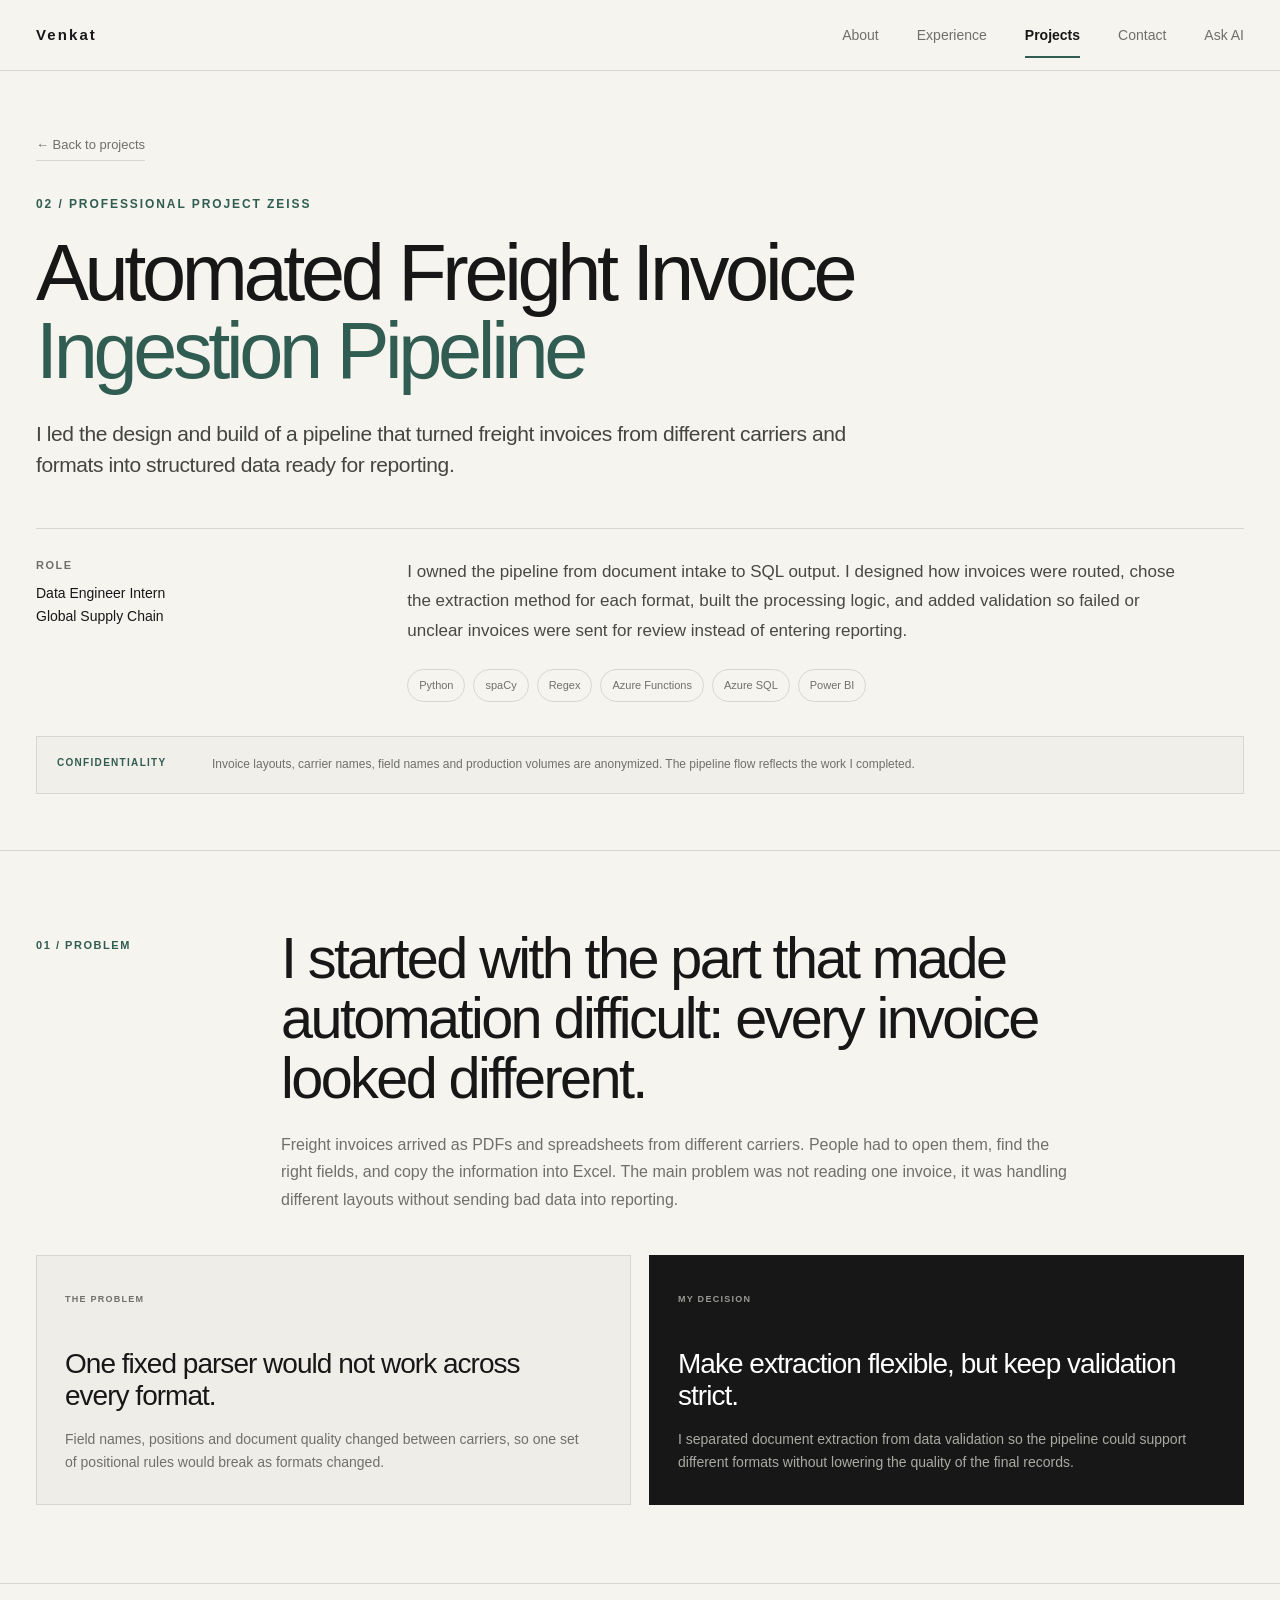
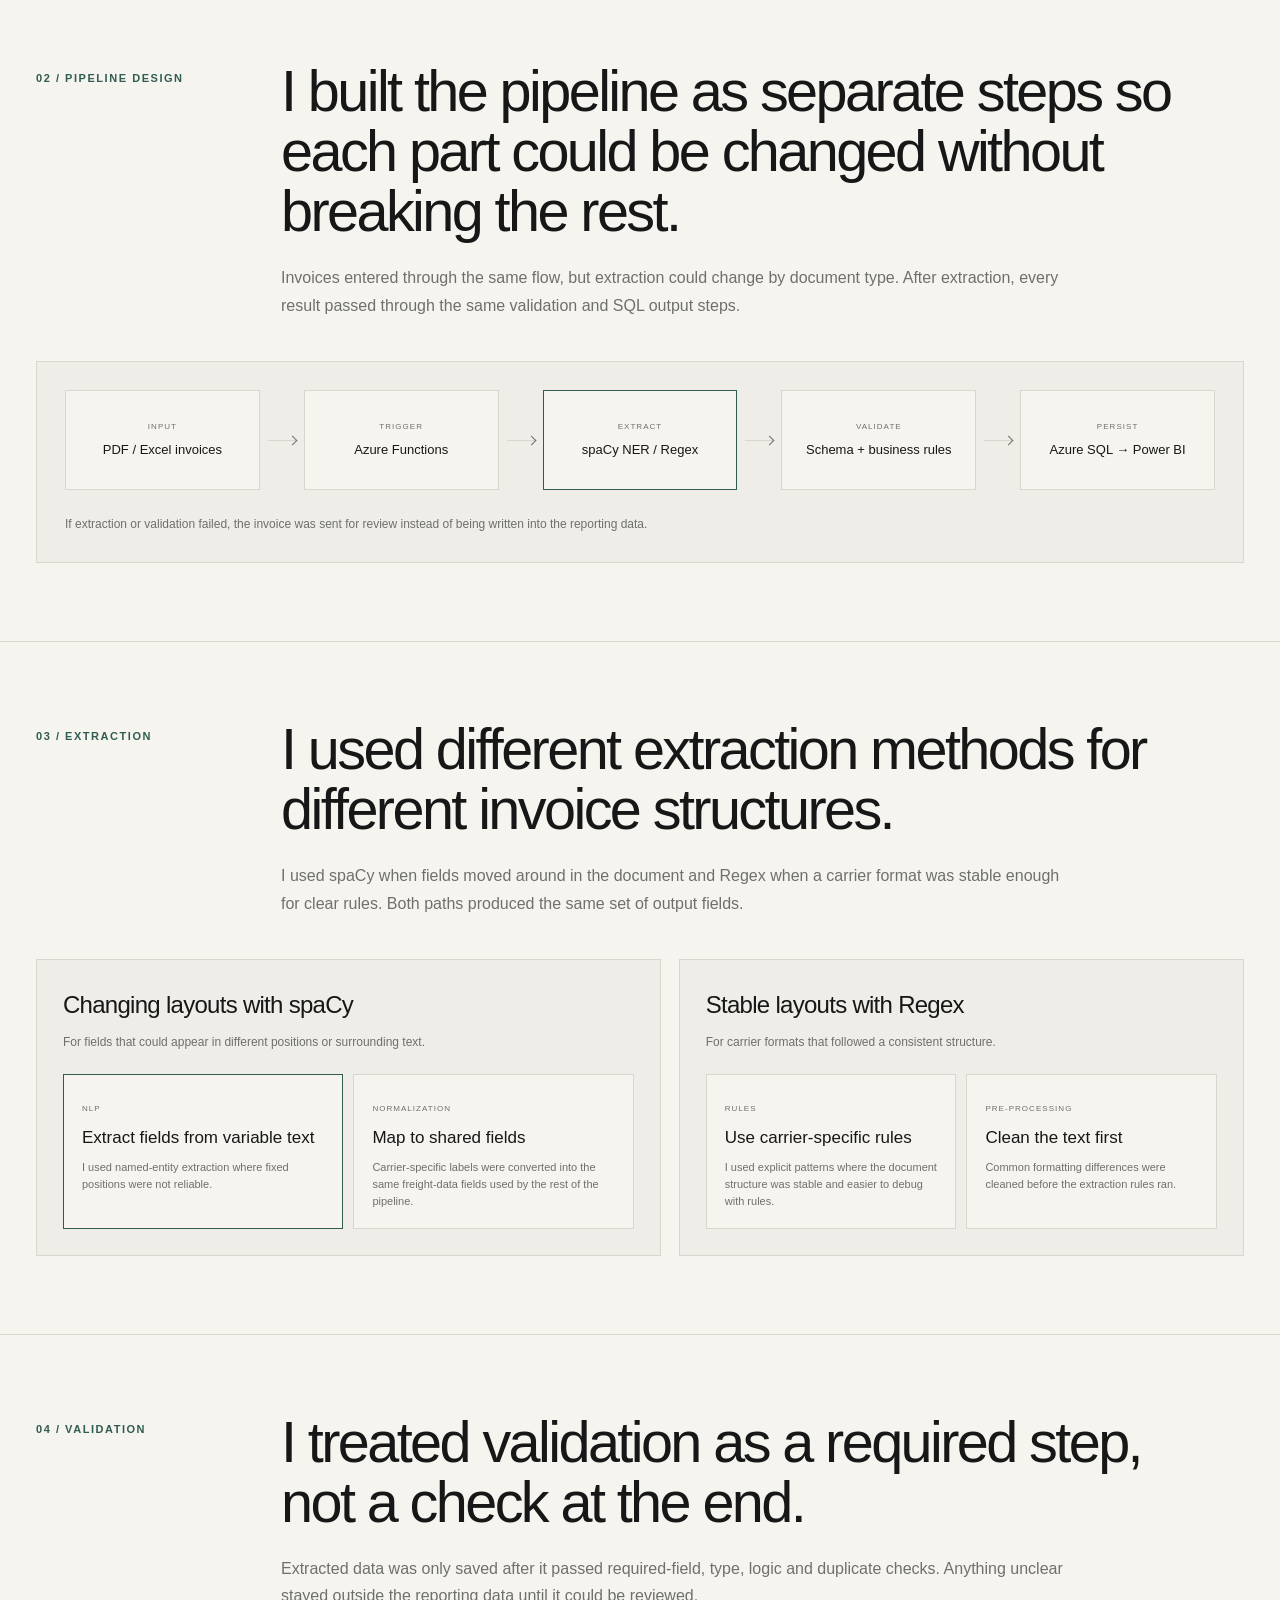
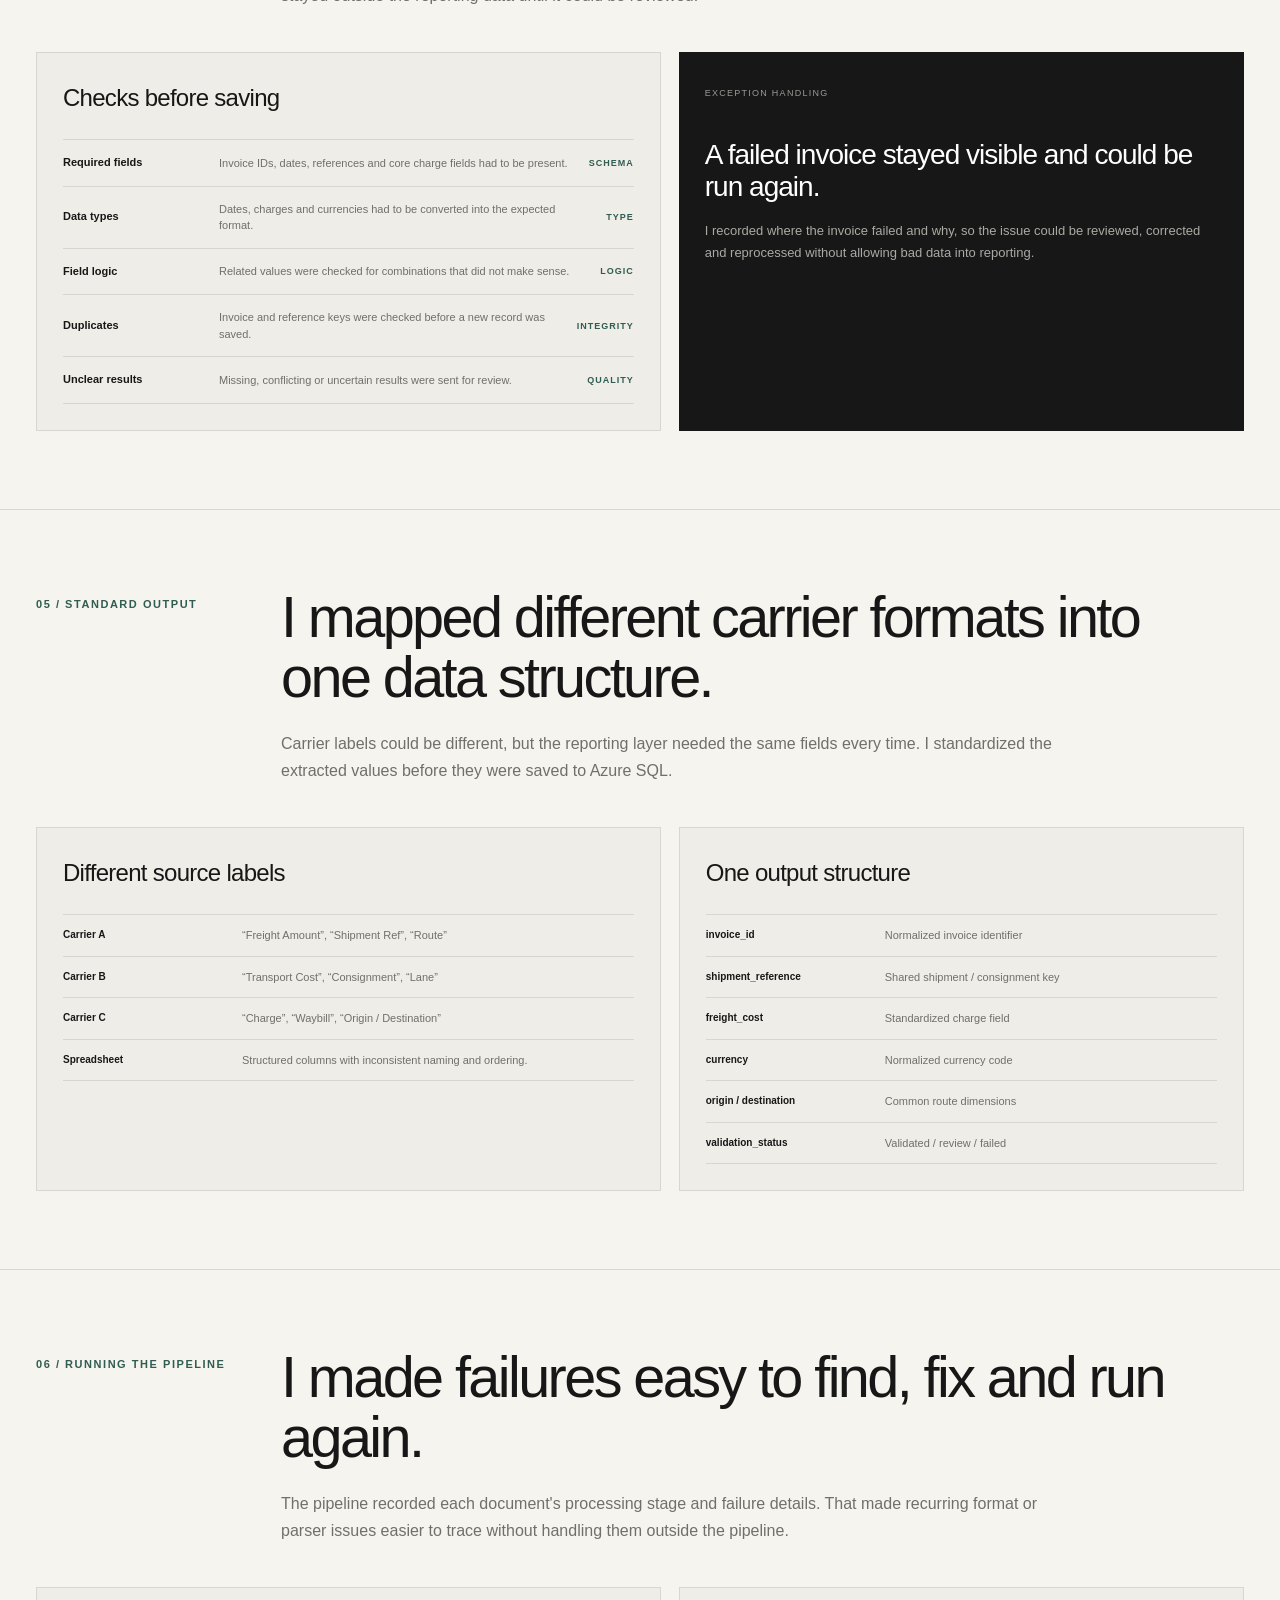
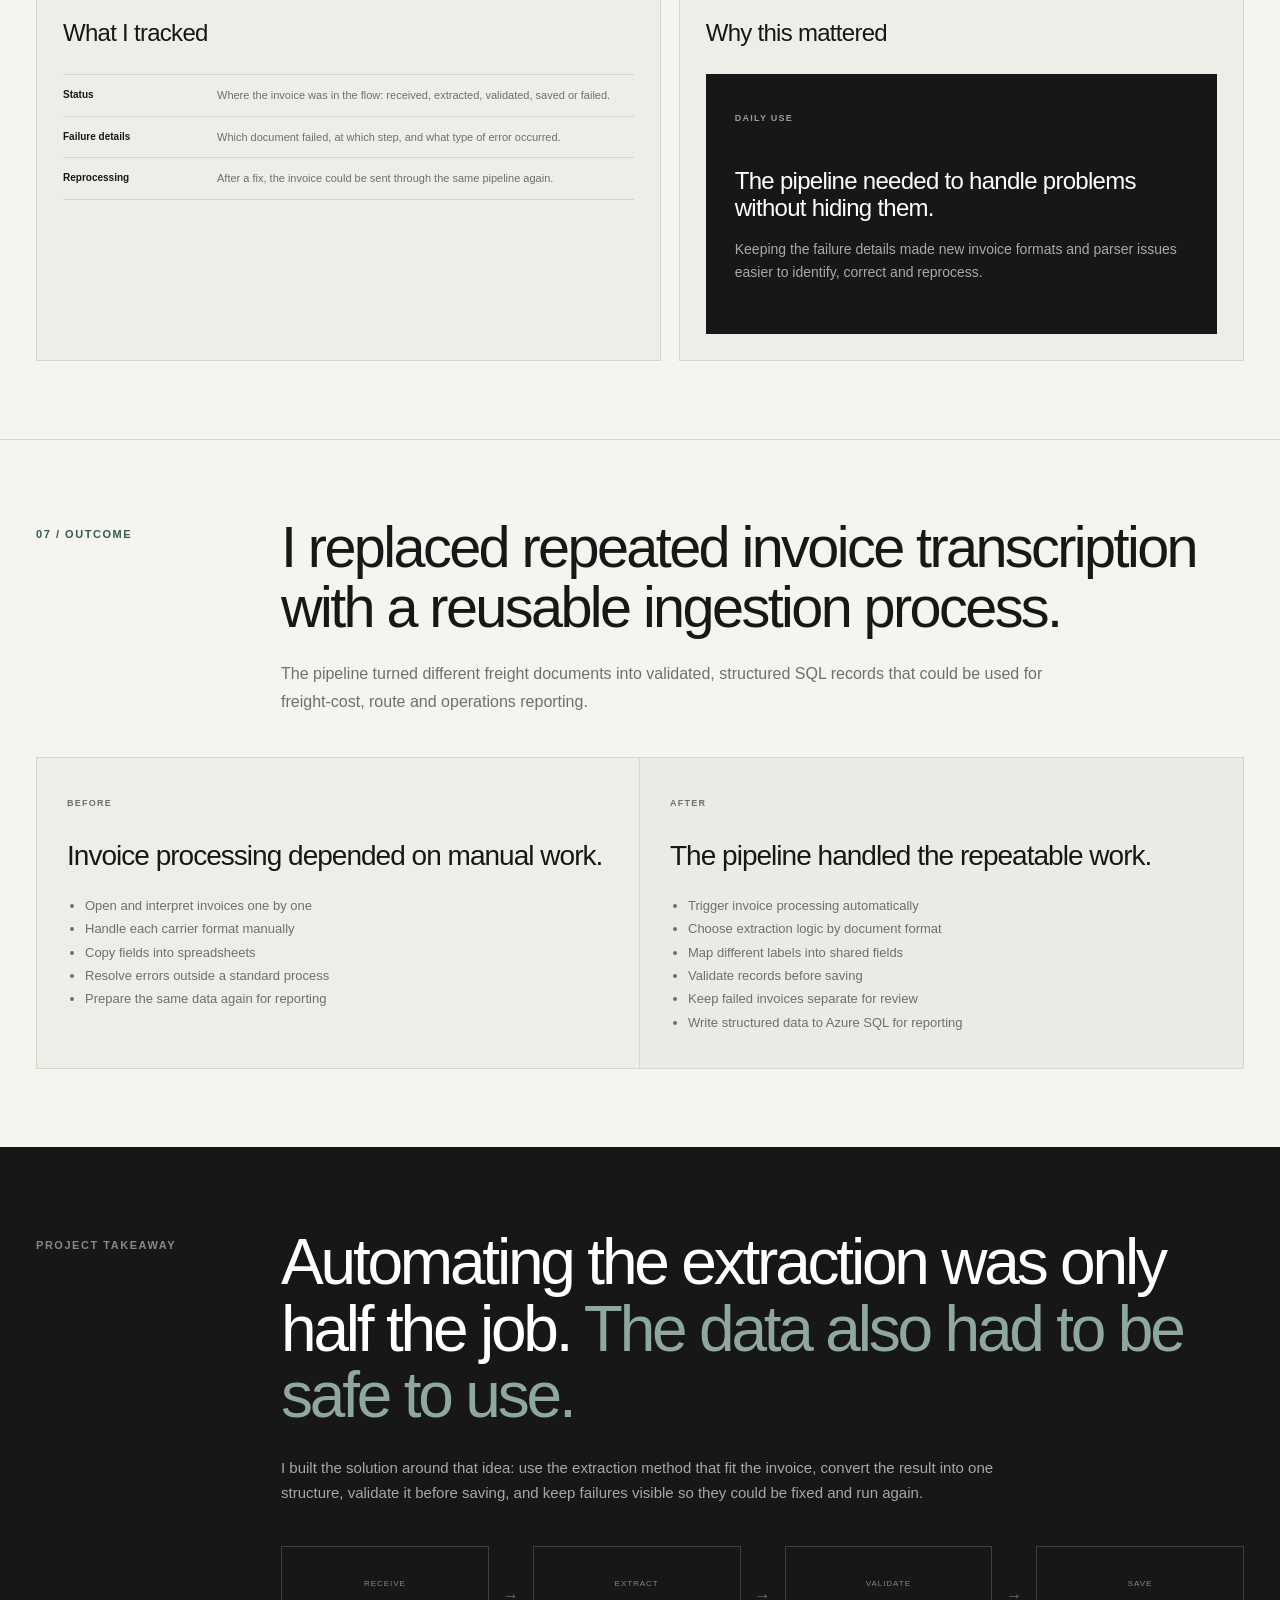
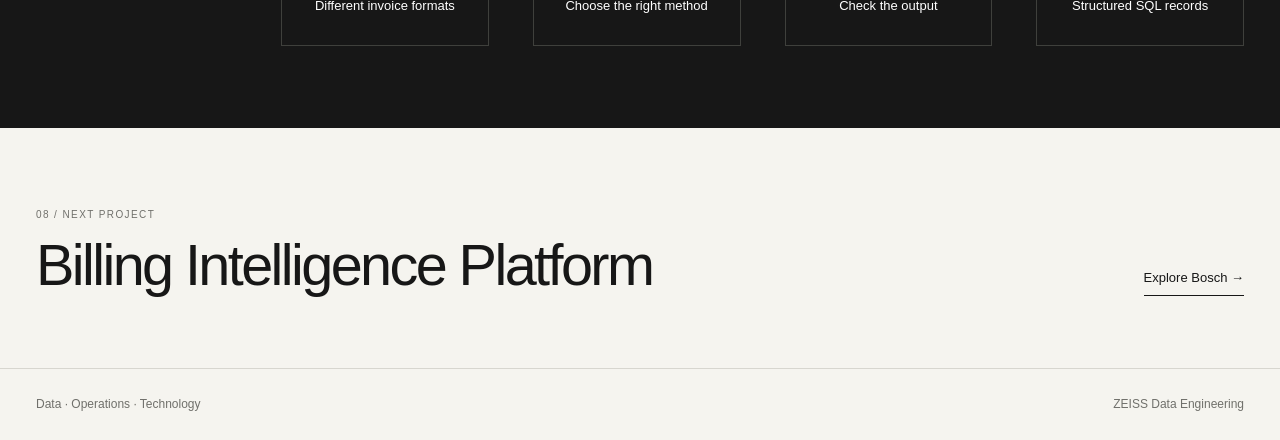
<file: projects/zeiss/index.html>
<!DOCTYPE html>
<html lang="en">
<head>
<meta charset="utf-8"/>
<meta content="width=device-width, initial-scale=1.0" name="viewport"/>
<title>ZEISS — Automated Freight Invoice Ingestion Pipeline</title>
<meta content="Technical case study: automated freight invoice ingestion and document intelligence pipeline." name="description"/>
<link href="../../assets/css/pages/zeiss.css" rel="stylesheet"/>
<link href="../../assets/css/responsive.css" rel="stylesheet"/>
<link rel="icon" type="image/png" sizes="64x64" href="/assets/images/profile_pic.png">
</head>
<body class="zeiss-project-page">
<nav class="site-nav">
<div class="container nav-inner">

<a
  href="../../index.html"
  class="logo"
  aria-label="Venkat home"
>
  Venkat
</a>

<div
  class="nav-links"
  id="navLinks"
>
  <a href="../../index.html">About</a>
  <a href="../../experience.html">Experience</a>
  <a
    href="../../projects.html"
    class="active"
    aria-current="page"
  >
    Projects
  </a>
  <a href="../../contact.html">Contact</a>
  <a href="../../ask-ai/" class="desktop-ask-ai">Ask AI</a>
</div>

<a class="mobile-ask-ai" href="../../ask-ai/">Ask AI</a>

<button
  class="menu-toggle"
  id="menuToggle"
  type="button"
  aria-label="Open navigation menu"
  aria-controls="navLinks"
  aria-expanded="false"
>
  <span></span>
  <span></span>
  <span></span>
</button>

</div>
</nav>
<main>
<section class="container hero">
<a class="back" href="../../projects.html">← Back to projects</a>
<div class="eyebrow">02 / Professional Project ZEISS</div>
<h1>Automated Freight Invoice <span>Ingestion Pipeline</span></h1>
<p class="tagline">I led the design and build of a pipeline that turned freight invoices from different carriers and formats into structured data ready for reporting.</p>
<div class="hero-grid">
<div>
<div class="meta-label">Role</div>
<div class="meta-value">Data Engineer Intern<br/>Global Supply Chain</div>
</div>
<div>
<p class="hero-copy">I owned the pipeline from document intake to SQL output. I designed how invoices were routed, chose the extraction method for each format, built the processing logic, and added validation so failed or unclear invoices were sent for review instead of entering reporting.</p>
<div class="tags">
<span class="tag">Python</span>
<span class="tag">spaCy</span>
<span class="tag">Regex</span>
<span class="tag">Azure Functions</span>
<span class="tag">Azure SQL</span>
<span class="tag">Power BI</span>
</div>
</div>
</div>
<div class="nda">
<strong>Confidentiality</strong>
<p>Invoice layouts, carrier names, field names and production volumes are anonymized. The pipeline flow reflects the work I completed.</p>
</div>
</section>
<section class="section">
<div class="container">
<div class="section-head">
<div class="section-index">01 / Problem</div>
<div>
<h2>I started with the part that made automation difficult: every invoice looked different.</h2>
<p class="section-copy">Freight invoices arrived as PDFs and spreadsheets from different carriers. People had to open them, find the right fields, and copy the information into Excel. The main problem was not reading one invoice, it was handling different layouts without sending bad data into reporting.</p>
</div>
</div>
<div class="story-grid">
<div class="story-card">
<small>The problem</small>
<h3>One fixed parser would not work across every format.</h3>
<p>Field names, positions and document quality changed between carriers, so one set of positional rules would break as formats changed.</p>
</div>
<div class="story-card dark">
<small>My decision</small>
<h3>Make extraction flexible, but keep validation strict.</h3>
<p>I separated document extraction from data validation so the pipeline could support different formats without lowering the quality of the final records.</p>
</div>
</div>
</div>
</section>
<section class="section">
<div class="container">
<div class="section-head">
<div class="section-index">02 / Pipeline design</div>
<div>
<h2>I built the pipeline as separate steps so each part could be changed without breaking the rest.</h2>
<p class="section-copy">Invoices entered through the same flow, but extraction could change by document type. After extraction, every result passed through the same validation and SQL output steps.</p>
</div>
</div>
<div class="pipeline">
<div class="pipe-row">
<div class="node"><small>Input</small><strong>PDF / Excel invoices</strong></div>
<div class="arrow"></div>
<div class="node"><small>Trigger</small><strong>Azure Functions</strong></div>
<div class="arrow"></div>
<div class="node primary"><small>Extract</small><strong>spaCy NER / Regex</strong></div>
<div class="arrow"></div>
<div class="node"><small>Validate</small><strong>Schema + business rules</strong></div>
<div class="arrow"></div>
<div class="node"><small>Persist</small><strong>Azure SQL → Power BI</strong></div>
</div>
<p class="pipe-note">If extraction or validation failed, the invoice was sent for review instead of being written into the reporting data.</p>
</div>
</div>
</section>
<section class="section">
<div class="container">
<div class="section-head">
<div class="section-index">03 / Extraction</div>
<div>
<h2>I used different extraction methods for different invoice structures.</h2>
<p class="section-copy">I used spaCy when fields moved around in the document and Regex when a carrier format was stable enough for clear rules. Both paths produced the same set of output fields.</p>
</div>
</div>
<div class="route-grid">
<div class="panel">
<h3>Changing layouts with spaCy</h3>
<p class="panel-sub">For fields that could appear in different positions or surrounding text.</p>
<div class="route-steps">
<div class="route primary">
<small>NLP</small>
<strong>Extract fields from variable text</strong>
<p>I used named-entity extraction where fixed positions were not reliable.</p>
</div>
<div class="route">
<small>Normalization</small>
<strong>Map to shared fields</strong>
<p>Carrier-specific labels were converted into the same freight-data fields used by the rest of the pipeline.</p>
</div>
</div>
</div>
<div class="panel">
<h3>Stable layouts with Regex</h3>
<p class="panel-sub">For carrier formats that followed a consistent structure.</p>
<div class="route-steps">
<div class="route">
<small>Rules</small>
<strong>Use carrier-specific rules</strong>
<p>I used explicit patterns where the document structure was stable and easier to debug with rules.</p>
</div>
<div class="route">
<small>Pre-processing</small>
<strong>Clean the text first</strong>
<p>Common formatting differences were cleaned before the extraction rules ran.</p>
</div>
</div>
</div>
</div>
</div>
</section>
<section class="section">
<div class="container">
<div class="section-head">
<div class="section-index">04 / Validation</div>
<div>
<h2>I treated validation as a required step, not a check at the end.</h2>
<p class="section-copy">Extracted data was only saved after it passed required-field, type, logic and duplicate checks. Anything unclear stayed outside the reporting data until it could be reviewed.</p>
</div>
</div>
<div class="validation-grid">
<div class="panel">
<h3>Checks before saving</h3>
<div class="rules">
<div class="rule"><strong>Required fields</strong><span>Invoice IDs, dates, references and core charge fields had to be present.</span><div class="status">Schema</div></div>
<div class="rule"><strong>Data types</strong><span>Dates, charges and currencies had to be converted into the expected format.</span><div class="status">Type</div></div>
<div class="rule"><strong>Field logic</strong><span>Related values were checked for combinations that did not make sense.</span><div class="status">Logic</div></div>
<div class="rule"><strong>Duplicates</strong><span>Invoice and reference keys were checked before a new record was saved.</span><div class="status">Integrity</div></div>
<div class="rule"><strong>Unclear results</strong><span>Missing, conflicting or uncertain results were sent for review.</span><div class="status">Quality</div></div>
</div>
</div>
<div class="exception-card">
<div>
<small>Exception handling</small>
<h3>A failed invoice stayed visible and could be run again.</h3>
<p>I recorded where the invoice failed and why, so the issue could be reviewed, corrected and reprocessed without allowing bad data into reporting.</p>
</div>
</div>
</div>
</div>
</section>
<section class="section">
<div class="container">
<div class="section-head">
<div class="section-index">05 / Standard output</div>
<div>
<h2>I mapped different carrier formats into one data structure.</h2>
<p class="section-copy">Carrier labels could be different, but the reporting layer needed the same fields every time. I standardized the extracted values before they were saved to Azure SQL.</p>
</div>
</div>
<div class="schema-grid">
<div class="schema-card">
<h3>Different source labels</h3>
<div class="schema-table">
<div class="schema-row"><strong>Carrier A</strong><span>“Freight Amount”, “Shipment Ref”, “Route”</span></div>
<div class="schema-row"><strong>Carrier B</strong><span>“Transport Cost”, “Consignment”, “Lane”</span></div>
<div class="schema-row"><strong>Carrier C</strong><span>“Charge”, “Waybill”, “Origin / Destination”</span></div>
<div class="schema-row"><strong>Spreadsheet</strong><span>Structured columns with inconsistent naming and ordering.</span></div>
</div>
</div>
<div class="schema-card">
<h3>One output structure</h3>
<div class="schema-table">
<div class="schema-row"><strong>invoice_id</strong><span>Normalized invoice identifier</span></div>
<div class="schema-row"><strong>shipment_reference</strong><span>Shared shipment / consignment key</span></div>
<div class="schema-row"><strong>freight_cost</strong><span>Standardized charge field</span></div>
<div class="schema-row"><strong>currency</strong><span>Normalized currency code</span></div>
<div class="schema-row"><strong>origin / destination</strong><span>Common route dimensions</span></div>
<div class="schema-row"><strong>validation_status</strong><span>Validated / review / failed</span></div>
</div>
</div>
</div>
</div>
</section>
<section class="section">
<div class="container">
<div class="section-head">
<div class="section-index">06 / Running the pipeline</div>
<div>
<h2>I made failures easy to find, fix and run again.</h2>
<p class="section-copy">The pipeline recorded each document's processing stage and failure details. That made recurring format or parser issues easier to trace without handling them outside the pipeline.</p>
</div>
</div>
<div class="ops-grid">
<div class="panel">
<h3>What I tracked</h3>
<div class="ops-list">
<div class="ops-row"><strong>Status</strong><span>Where the invoice was in the flow: received, extracted, validated, saved or failed.</span></div>
<div class="ops-row"><strong>Failure details</strong><span>Which document failed, at which step, and what type of error occurred.</span></div>
<div class="ops-row"><strong>Reprocessing</strong><span>After a fix, the invoice could be sent through the same pipeline again.</span></div>
</div>
</div>
<div class="panel">
<h3>Why this mattered</h3>
<div class="story-card dark" style="margin-top:22px;min-height:260px">
<small>Daily use</small>
<h3>The pipeline needed to handle problems without hiding them.</h3>
<p>Keeping the failure details made new invoice formats and parser issues easier to identify, correct and reprocess.</p>
</div>
</div>
</div>
</div>
</section>
<section class="section">
<div class="container">
<div class="section-head">
<div class="section-index">07 / Outcome</div>
<div>
<h2>I replaced repeated invoice transcription with a reusable ingestion process.</h2>
<p class="section-copy">The pipeline turned different freight documents into validated, structured SQL records that could be used for freight-cost, route and operations reporting.</p>
</div>
</div>
<div class="before-after">
<div class="ba">
<small>Before</small>
<h3>Invoice processing depended on manual work.</h3>
<ul>
<li>Open and interpret invoices one by one</li>
<li>Handle each carrier format manually</li>
<li>Copy fields into spreadsheets</li>
<li>Resolve errors outside a standard process</li>
<li>Prepare the same data again for reporting</li>
</ul>
</div>
<div class="ba">
<small>After</small>
<h3>The pipeline handled the repeatable work.</h3>
<ul>
<li>Trigger invoice processing automatically</li>
<li>Choose extraction logic by document format</li>
<li>Map different labels into shared fields</li>
<li>Validate records before saving</li>
<li>Keep failed invoices separate for review</li>
<li>Write structured data to Azure SQL for reporting</li>
</ul>
</div>
</div>
</div>
</section>
<section class="synthesis">
<div class="container synthesis-grid">
<div class="synthesis-label">Project takeaway</div>
<div>
<h2>Automating the extraction was only half the job. <span>The data also had to be safe to use.</span></h2>
<p>I built the solution around that idea: use the extraction method that fit the invoice, convert the result into one structure, validate it before saving, and keep failures visible so they could be fixed and run again.</p>
<div class="loop">
<div class="loop-node"><small>Receive</small><strong>Different invoice formats</strong></div>
<div class="loop-arrow">→</div>
<div class="loop-node"><small>Extract</small><strong>Choose the right method</strong></div>
<div class="loop-arrow">→</div>
<div class="loop-node"><small>Validate</small><strong>Check the output</strong></div>
<div class="loop-arrow">→</div>
<div class="loop-node"><small>Save</small><strong>Structured SQL records</strong></div>
</div>
</div>
</div>
</section>
<section class="next">
<div class="container next-inner">
<div>
<small>08 / Next project</small>
<h2>Billing Intelligence Platform</h2>
</div>
<a href="../bosch/index.html">Explore Bosch →</a>
</div>
</section>
</main>
<footer>
<div class="container footer-inner">
<div>Data · Operations · Technology</div>
<div>ZEISS Data Engineering</div>
</div>
</footer>
<script src="../../assets/js/main.js"></script>
</body>
</html>
</file>
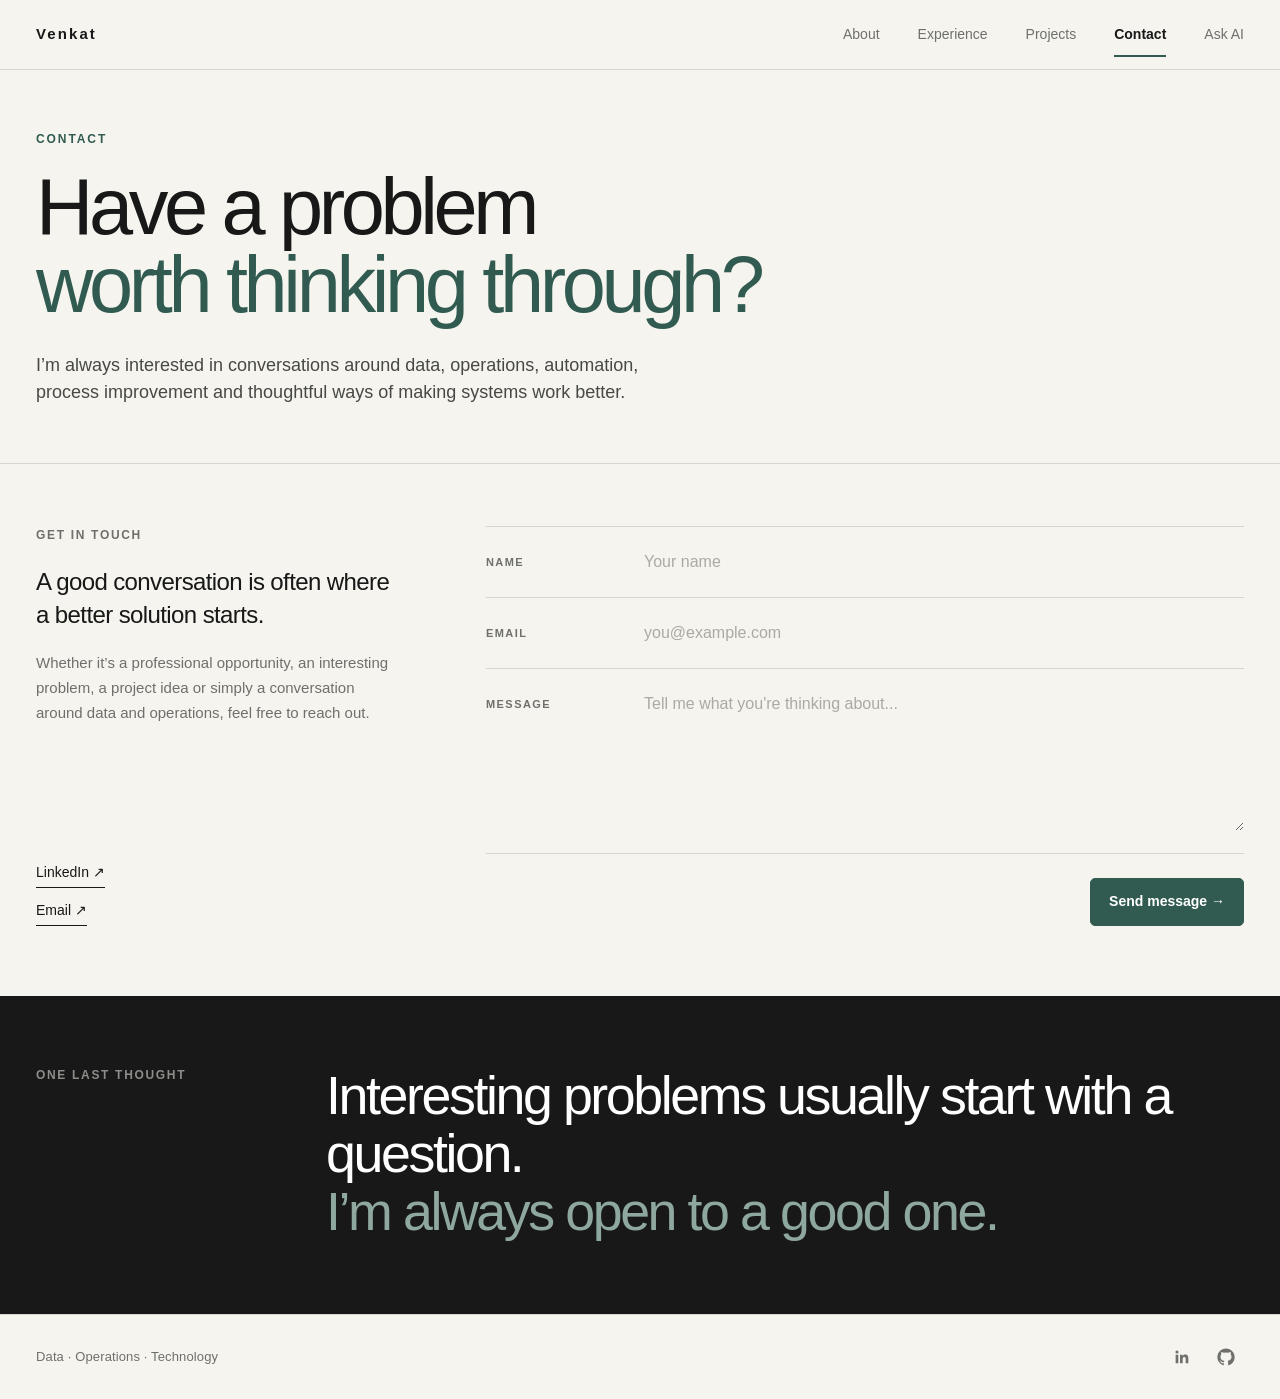
<file: contact.html>
<!DOCTYPE html>
<html lang="en">

<head>

  <meta charset="UTF-8" />

  <meta
    name="viewport"
    content="width=device-width, initial-scale=1.0"
  />

  <title>Contact — Venkat</title>

  <meta
    name="description"
    content="Contact Venkat — Data, Operations and Technology."
  />

  <link
    rel="icon"
    type="image/png"
    href="assets/icons/favicon.png"
  />

  <link rel="stylesheet" href="assets/css/pages/contact.css">
  <link rel="stylesheet" href="assets/css/responsive.css">
  <link rel="icon" type="image/png" sizes="64x64" href="./assets/images/profile_pic.png">

</head>


<body class="contact-page">


<!-- ==========================================
     NAVIGATION
=========================================== -->

<nav class="site-nav">

  <div class="container nav-inner">

    <a
      href="index.html"
      class="logo"
      aria-label="Venkat home"
    >
      Venkat
    </a>

    <div
      class="nav-links"
      id="navLinks"
    >

      <a href="index.html">
        About
      </a>

      <a href="experience.html">
        Experience
      </a>

      <a href="projects.html">
        Projects
      </a>

      <a
        href="contact.html"
        class="active"
        aria-current="page"
      >
        Contact
      </a>

      <a href="ask-ai/" class="desktop-ask-ai">
        Ask AI
      </a>

    </div>

      <!-- Mobile Ask AI button -->
      <a class="mobile-ask-ai" href="./ask-ai/">
        Ask AI
      </a>

    <!-- Hamburger -->
    <button
      class="menu-toggle"
      id="menuToggle"
      type="button"
      aria-label="Open navigation menu"
      aria-controls="navLinks"
      aria-expanded="false"
    >

      <span></span>
      <span></span>
      <span></span>

    </button>

  </div>

</nav>


  <main>


    <!-- ==========================================
         HERO
    =========================================== -->

    <section class="container hero">

      <div class="eyebrow">
        Contact
      </div>

      <h1>
        Have a problem
        <span>worth thinking through?</span>
      </h1>

      <p class="hero-description">
        I’m always interested in conversations around data,
        operations, automation, process improvement and thoughtful
        ways of making systems work better.
      </p>

    </section>



    <!-- ==========================================
         CONTACT
    =========================================== -->

    <section class="contact">

      <div class="container contact-grid">


        <!-- LEFT -->

        <div class="contact-info">

          <div>

            <div class="contact-label">
              Get in touch
            </div>

            <div class="contact-intro">
              A good conversation is often where a better
              solution starts.
            </div>

            <p class="contact-copy">
              Whether it’s a professional opportunity,
              an interesting problem, a project idea or simply
              a conversation around data and operations,
              feel free to reach out.
            </p>

          </div>


          <div class="contact-links">

            <a
              href="https://www.linkedin.com/in/vr-pochana/"
              target="_blank"
              rel="noopener noreferrer"
              class="contact-link"
            >
              LinkedIn ↗
            </a>

            <a
              href="mailto:vrpochana@gmail.com"
              class="contact-link"
            >
              Email ↗
            </a>

          </div>

        </div>



        <!-- RIGHT / FORM -->

        <form
          id="contactForm"
          class="form-wrap"
          action="https://formspree.io/f/xoeavnjb"
          method="POST"
        >
        <p id="formStatus" class="form-status"></p>


          <div class="form-group">

            <label for="name">
              Name
            </label>

            <input
              type="text"
              id="name"
              name="name"
              placeholder="Your name"
              required
            />

          </div>


          <div class="form-group">

            <label for="email">
              Email
            </label>

            <input
              type="email"
              id="email"
              name="email"
              placeholder="you@example.com"
              required
            />

          </div>


          <div class="form-group">

            <label for="message">
              Message
            </label>

            <textarea
              id="message"
              name="message"
              placeholder="Tell me what you're thinking about..."
              required
            ></textarea>

          </div>


          <div class="form-actions">

            <button
              type="submit"
              class="submit-button"
            >
              Send message →
            </button>

          </div>


        </form>


      </div>

    </section>



    <!-- ==========================================
         CLOSING
    =========================================== -->

    <section class="closing">

      <div class="container closing-grid">

        <div class="closing-label">
          One last thought
        </div>

        <div class="closing-statement">

          Interesting problems usually start
          with a question.

          <span>
            I’m always open to a good one.
          </span>

        </div>

      </div>

    </section>


  </main>



  <!-- ==========================================
       FOOTER
  =========================================== -->

  <footer>

    <div class="container footer-inner">


      <!-- Positioning -->
      <div class="footer-positioning">
        Data · Operations · Technology
      </div>



      <!-- Social Links -->
      <div class="social-links">


        <!-- LinkedIn -->
        <a
          href="https://www.linkedin.com/in/vr-pochana/"
          class="social-link linkedin-link"
          target="_blank"
          rel="noopener noreferrer"
          aria-label="Visit my LinkedIn profile"
        >

          <svg
            viewBox="0 0 24 24"
            aria-hidden="true"
          >

            <path
              d="M20.45 20.45h-3.56v-5.57c0-1.33-.03-3.04-1.85-3.04-1.85 0-2.14 1.45-2.14 2.94v5.67H9.34V9h3.42v1.56h.05c.48-.9 1.64-1.85 3.37-1.85 3.6 0 4.27 2.37 4.27 5.46v6.28zM5.32 7.43a2.06 2.06 0 1 1 0-4.12 2.06 2.06 0 0 1 0 4.12zM7.1 20.45H3.54V9H7.1v11.45z"
            />

          </svg>

        </a>



        <!-- GitHub -->
        <a
          href="https://github.com/venkat5554"
          class="social-link github-link"
          target="_blank"
          rel="noopener noreferrer"
          aria-label="Visit my GitHub profile"
        >

          <svg
            viewBox="0 0 24 24"
            aria-hidden="true"
          >

            <path
              d="M12 .7a11.5 11.5 0 0 0-3.64 22.41c.58.11.79-.25.79-.56v-2.23c-3.22.7-3.9-1.37-3.9-1.37-.52-1.34-1.29-1.7-1.29-1.7-1.05-.72.08-.71.08-.71 1.16.08 1.77 1.2 1.77 1.2 1.03 1.78 2.71 1.27 3.37.97.1-.75.4-1.27.73-1.56-2.57-.3-5.27-1.29-5.27-5.72 0-1.26.45-2.3 1.19-3.11-.12-.29-.52-1.47.11-3.07 0 0 .97-.31 3.16 1.19a10.9 10.9 0 0 1 5.76 0c2.19-1.5 3.16-1.19 3.16-1.19.63 1.6.23 2.78.11 3.07.74.81 1.19 1.85 1.19 3.11 0 4.45-2.71 5.42-5.29 5.71.42.36.79 1.08.79 2.18v3.24c0 .31.21.68.8.56A11.5 11.5 0 0 0 12 .7z"
            />

          </svg>

        </a>


      </div>

    </div>

  </footer>



  <!-- ==========================================
       JAVASCRIPT
  =========================================== -->

  <script src="./assets/js/main.js"></script>
</body>

</html>
</file>
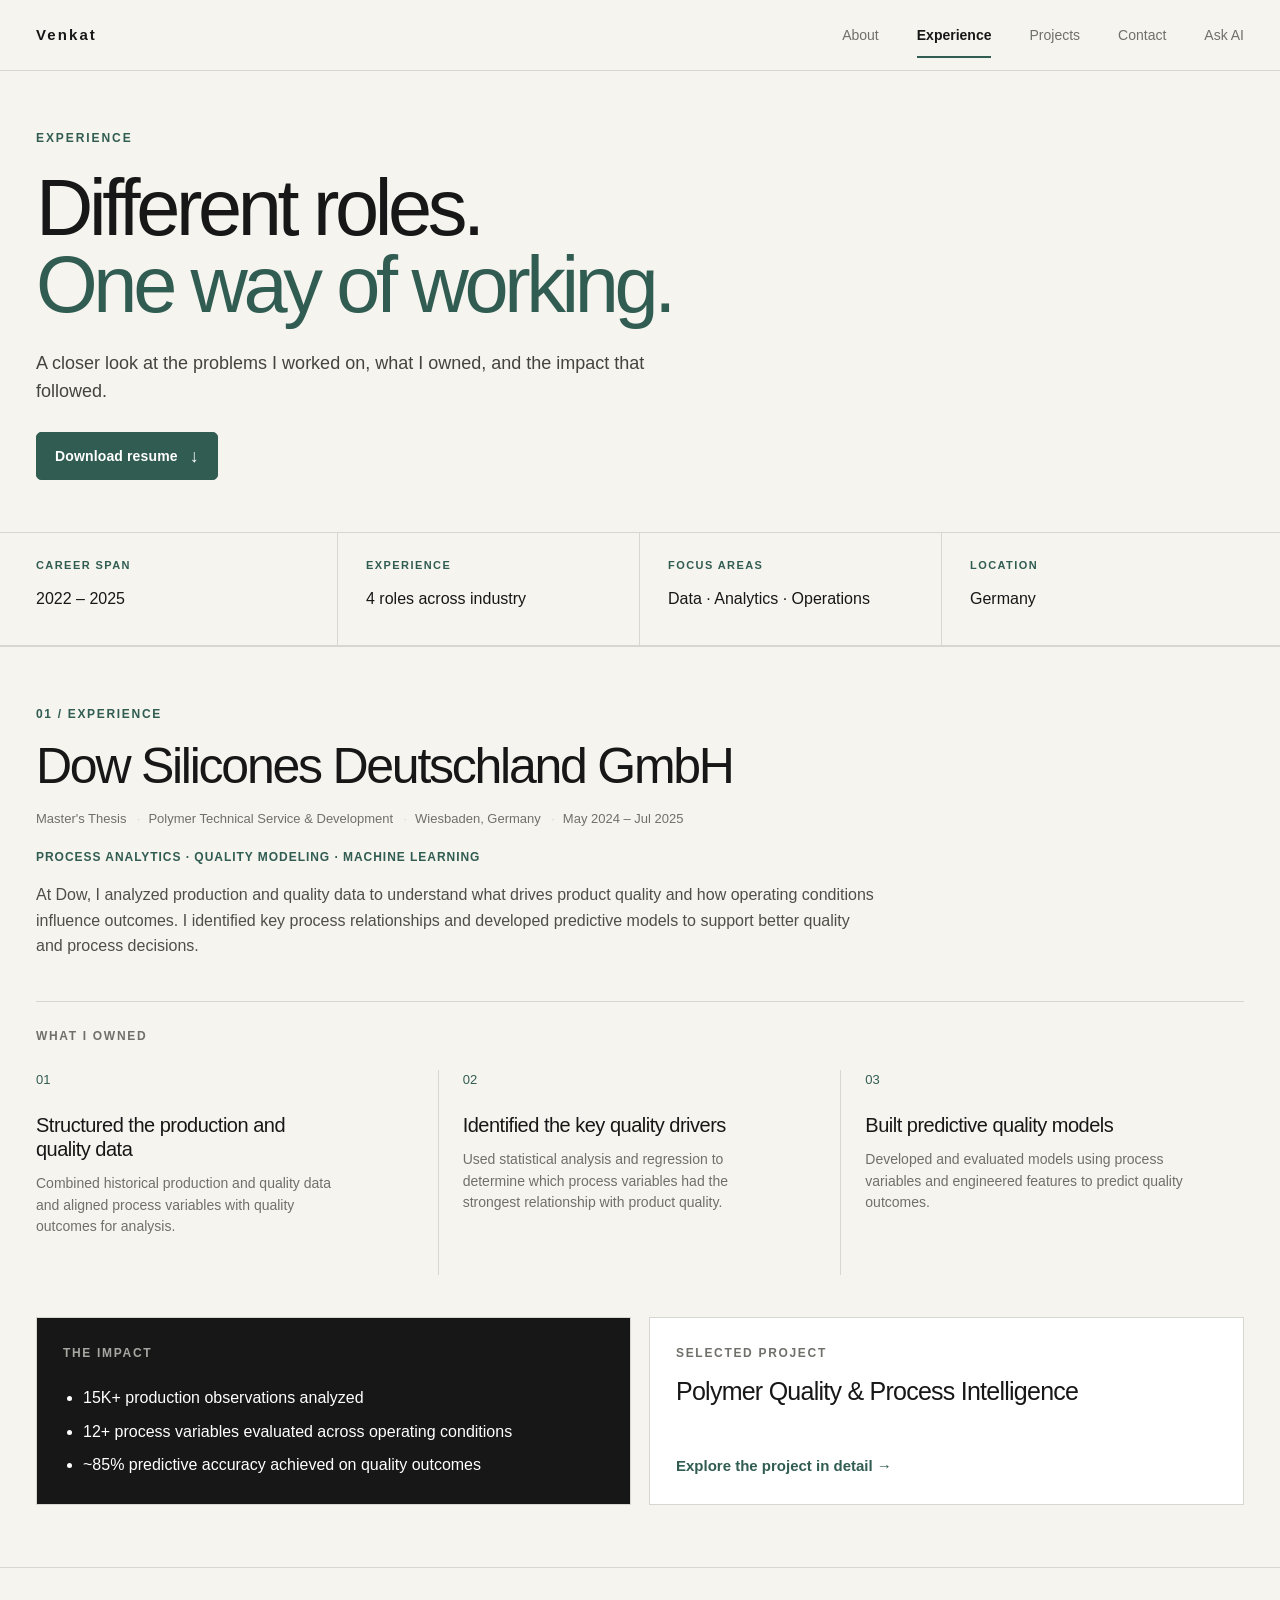
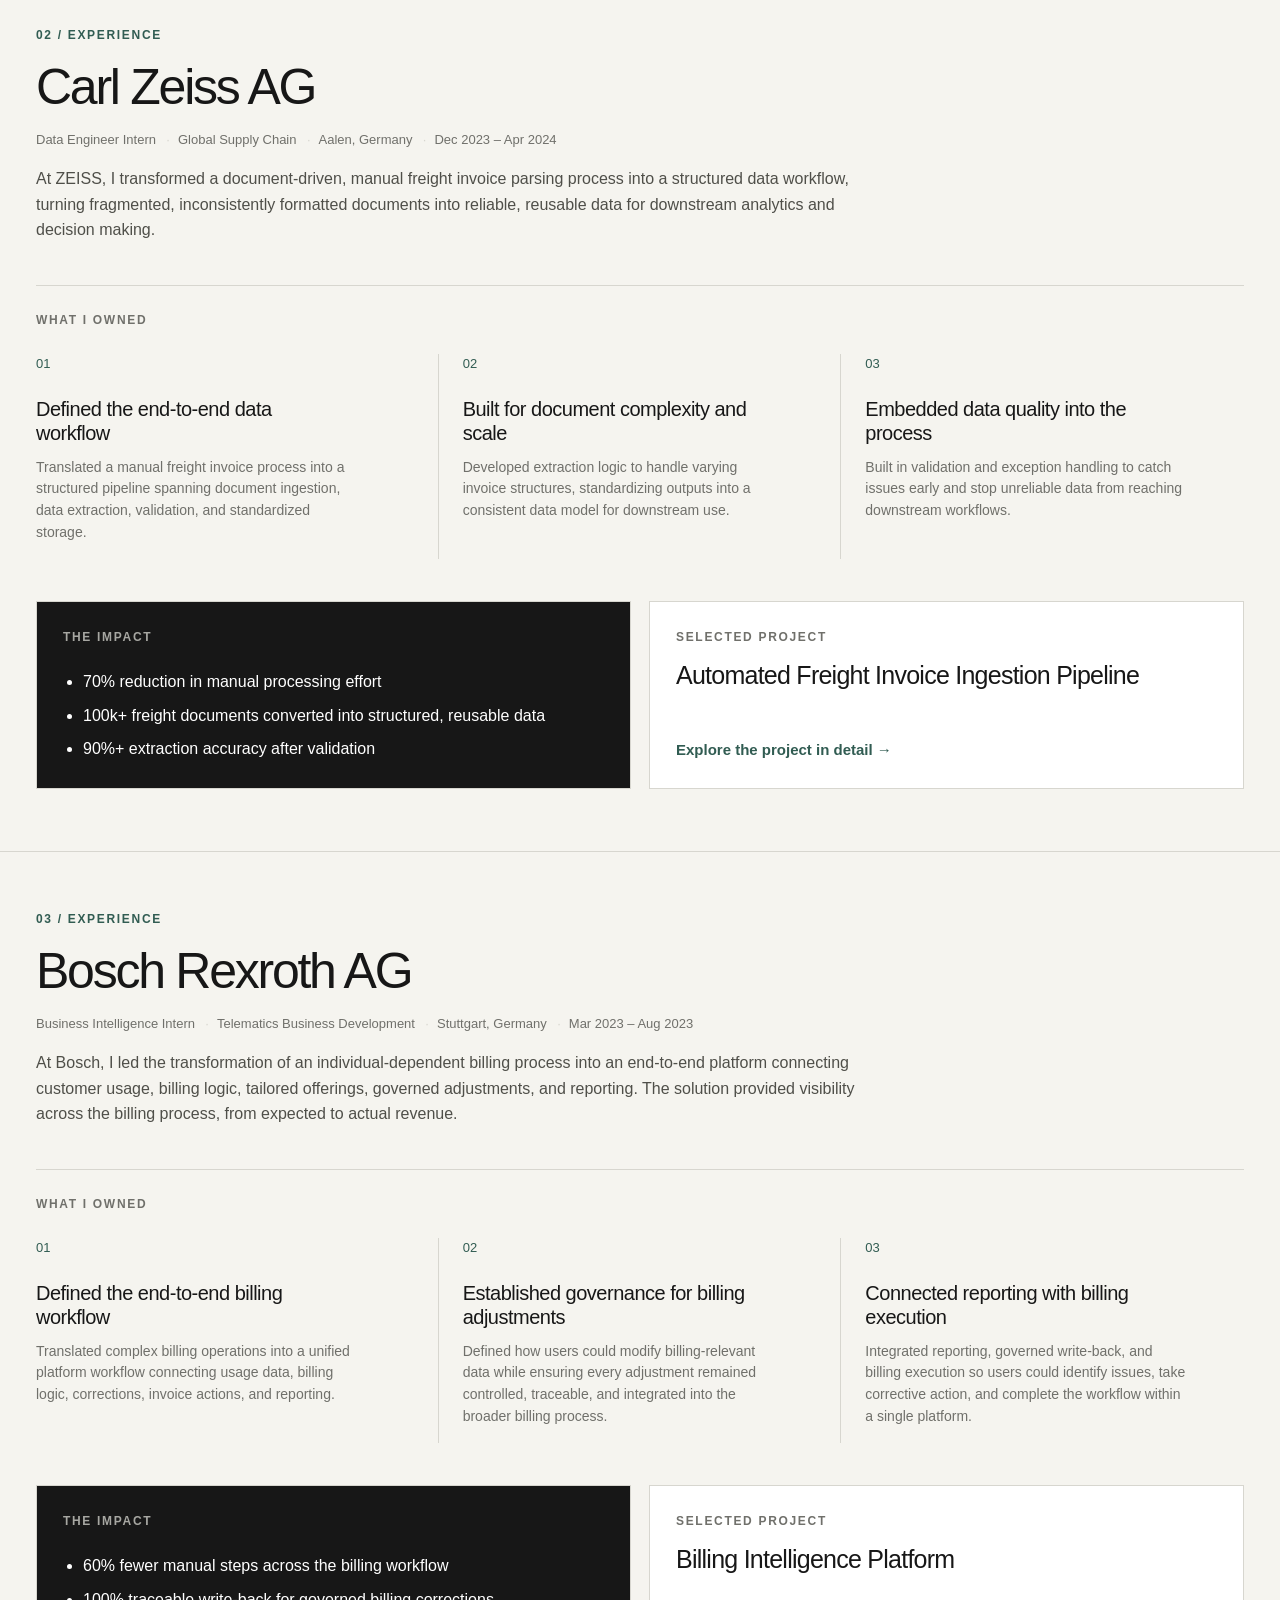
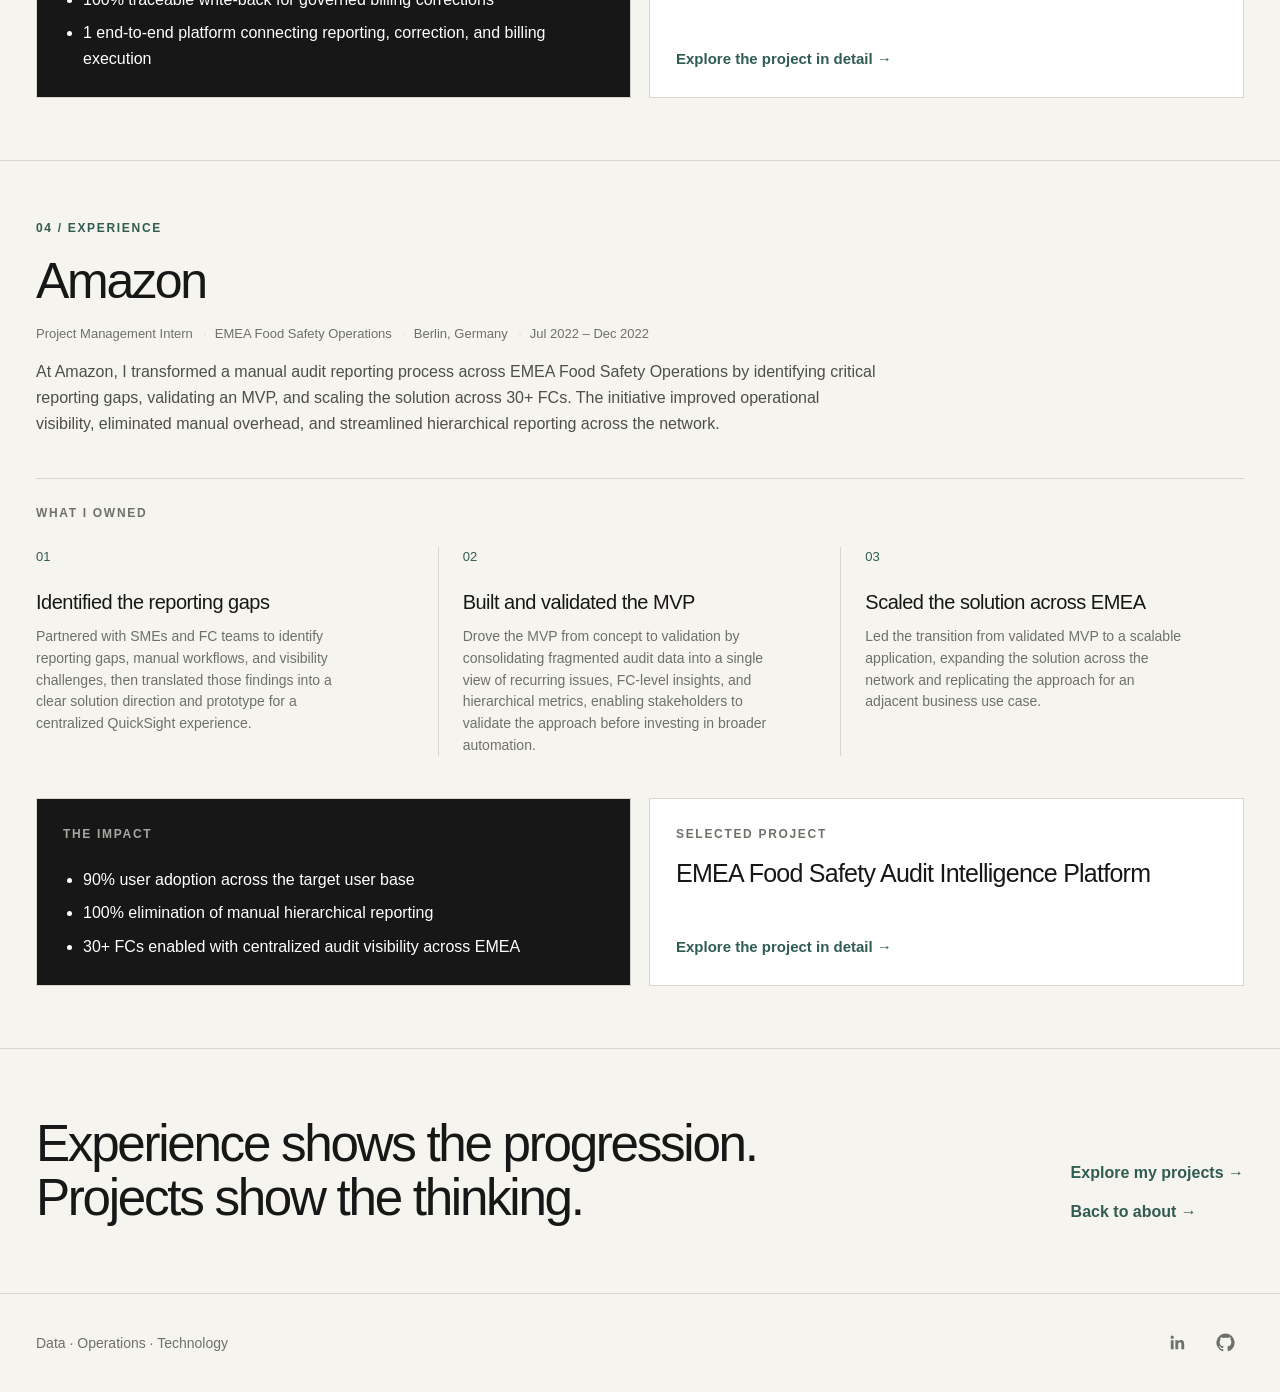
<file: experience.html>
<!DOCTYPE html>
<html lang="en">
<head>
  <meta charset="UTF-8" />
  <meta name="viewport" content="width=device-width, initial-scale=1.0" />

  <title>Experience — Venkat</title>

  <meta
    name="description"
    content="Venkat — Experience across data, operations and technology."
  />

  <link rel="icon" type="image/png" href="assets/icons/favicon.png" />

  

  <link rel="stylesheet" href="assets/css/pages/experience.css">
  <link rel="stylesheet" href="assets/css/responsive.css">
  <link rel="icon" type="image/png" sizes="64x64" href="./assets/images/profile_pic.png">

</head>


<body class="experience-page">

  <!-- ==========================================
       NAVIGATION
  =========================================== -->

  <nav class="site-nav">
    <div class="container nav-inner">

      <a href="index.html" class="logo" aria-label="Venkat home">
        Venkat
      </a>

      <div class="nav-links" id="navLinks">
        <a href="index.html">About</a>

        <a href="experience.html" class="active" aria-current="page">
          Experience
        </a>

        <a href="projects.html">Projects</a>

        <a href="contact.html">Contact</a>

        <a href="ask-ai/" class="desktop-ask-ai">Ask AI</a>
      </div>
      
      <!-- Mobile Ask AI button -->
      <a class="mobile-ask-ai" href="./ask-ai/">
        Ask AI
      </a>

      <button
        class="menu-toggle"
        id="menuToggle"
        type="button"
        aria-label="Open navigation menu"
        aria-controls="navLinks"
        aria-expanded="false"
      >
        <span></span>
        <span></span>
        <span></span>
      </button>

    </div>
  </nav>


  <main>

    <!-- ==========================================
         HERO
    =========================================== -->

    <section class="container hero">

      <div class="eyebrow">
        Experience
      </div>

      <h1>
        Different roles.
        <span>One way of working.</span>
      </h1>

      <p class="hero-description">
        A closer look at the problems I worked on, what I owned, and the impact that followed.
      </p>

      <div class="resume-actions">
        <a
          href="assets/resume/VR_Pochana_Resume.pdf"
          class="resume-download-btn"
          id="resumeDownloadBtn"
          download
        >
          <span class="resume-download-text">Download resume</span>
          <span class="resume-download-icon" aria-hidden="true">↓</span>
        </a>
      </div>

    </section>



    <!-- ==========================================
         CAREER SNAPSHOT
    =========================================== -->

    <section class="career-strip">
      <div class="container career-strip-grid">

        <div class="career-strip-item">
          <div class="career-strip-label">Career span</div>
          <div class="career-strip-value">2022 – 2025</div>
        </div>

        <div class="career-strip-item">
          <div class="career-strip-label">Experience</div>
          <div class="career-strip-value">4 roles across industry</div>
        </div>

        <div class="career-strip-item">
          <div class="career-strip-label">Focus areas</div>
          <div class="career-strip-value">Data · Analytics · Operations</div>
        </div>

        <div class="career-strip-item">
          <div class="career-strip-label">Location</div>
          <div class="career-strip-value">Germany</div>
        </div>

      </div>
    </section>

    <!-- ==========================================
         01 / DOW
    =========================================== -->

    <section class="company">

      <div class="container">

        <div class="company-header">

          <div class="company-index">
            01 / EXPERIENCE
          </div>

          <div>

            <h2 class="company-name">
              Dow Silicones Deutschland GmbH
            </h2>

            <div class="company-meta">
              <span>Master's Thesis</span>
              <span>Polymer Technical Service & Development</span>
              <span>Wiesbaden, Germany</span>
              <span>May 2024 – Jul 2025</span>
            </div>

            <div class="company-focus">
              Process Analytics · Quality Modeling · Machine Learning
            </div>

            <p class="company-summary">
              At Dow, I analyzed production and quality data to understand what drives product quality 
              and how operating conditions influence outcomes. I identified key process relationships 
              and developed predictive models to support better quality and process decisions.
            </p>

          </div>

        </div>


        <div class="ownership">

          <div class="ownership-label">
            What I owned
          </div>

          <div class="ownership-grid">

            <div class="ownership-item">
              <div class="ownership-number">
                01
              </div>

              <h3>
                Structured the production and quality data
              </h3>

              <p>
                Combined historical production and quality data and aligned 
                process variables with quality outcomes for analysis.
              </p>
            </div>


            <div class="ownership-item">
              <div class="ownership-number">
                02
              </div>

              <h3>
                Identified the key quality drivers
              </h3>

              <p>
               Used statistical analysis and regression to determine which process variables 
               had the strongest relationship with product quality.
              </p>
            </div>


            <div class="ownership-item">
              <div class="ownership-number">
                03
              </div>

              <h3>
                Built predictive quality models
              </h3>

              <p>
                Developed and evaluated models using process variables and engineered features to predict quality outcomes.
              </p>
            </div>

          </div>

        </div>


        <div class="company-outcome">

          <div class="outcome-card">

            <div class="label">
              THE IMPACT
            </div>
            <ul class="impact-list">
              <li>15K+ production observations analyzed</li>
              <li>12+ process variables evaluated across operating conditions</li>
              <li>~85% predictive accuracy achieved on quality outcomes</li>
            </ul>
        </div>

          <div class="project-card">

            <div>
              <div class="label">
                Selected project
              </div>

              <h3>
                Polymer Quality & Process Intelligence
              </h3>
            </div>

            <a
              href="projects/dow/index.html"
              class="project-link"
            >
              Explore the project in detail →
            </a>

          </div>

        </div>

      </div>

    </section>


    <!-- ==========================================
         02 / ZEISS
    =========================================== -->

    <section class="company">

      <div class="container">

        <div class="company-header">

          <div class="company-index">
            02 / EXPERIENCE
          </div>

          <div>

            <h2 class="company-name">
              Carl Zeiss AG
            </h2>

            <div class="company-meta">
              <span>Data Engineer Intern</span>
              <span>Global Supply Chain</span>
              <span>Aalen, Germany</span>
              <span>Dec 2023 – Apr 2024</span>
            </div>

            <p class="company-summary">
              At ZEISS, I transformed a document-driven, manual freight invoice parsing process into 
              a structured data workflow, turning fragmented, inconsistently formatted documents into 
              reliable, reusable data for downstream analytics and decision making.
            </p>

          </div>

        </div>


        <div class="ownership">

          <div class="ownership-label">
            What I owned
          </div>

          <div class="ownership-grid">

            <div class="ownership-item">
              <div class="ownership-number">
                01
              </div>

              <h3>
                Defined the end-to-end data workflow
              </h3>

              <p>
                Translated a manual freight invoice process into a structured pipeline 
                spanning document ingestion, data extraction, validation, and standardized 
                storage.
              </p>
            </div>


            <div class="ownership-item">
              <div class="ownership-number">
                02
              </div>

              <h3>
                Built for document complexity and scale
              </h3>

              <p>
                Developed extraction logic to handle varying invoice structures, standardizing outputs into a 
                consistent data model for downstream use.
              </p>
            </div>


            <div class="ownership-item">
              <div class="ownership-number">
                03
              </div>

              <h3>
                Embedded data quality into the process
              </h3>

              <p>
                Built in validation and exception handling to catch issues early and 
                stop unreliable data from reaching downstream workflows. 
              </p>
            </div>

          </div>

        </div>


        <div class="company-outcome">

          <div class="outcome-card">

            <div class="label">
              THE IMPACT
            </div>

            <ul class="impact-list">
              <li>70% reduction in manual processing effort</li>
              <li>100k+ freight documents converted into structured, reusable data</li>
              <li>90%+ extraction accuracy after validation</li>
            </ul>

          </div>


          <div class="project-card">

            <div>
              <div class="label">
                Selected project
              </div>

              <h3>
                Automated Freight Invoice Ingestion Pipeline
              </h3>
            </div>

            <a
              href="projects/zeiss/index.html"
              class="project-link"
            >
              Explore the project in detail →
            </a>

          </div>

        </div>

      </div>

    </section>


    <!-- ==========================================
         03 / BOSCH
    =========================================== -->

    <section class="company">

      <div class="container">

        <div class="company-header">

          <div class="company-index">
            03 / EXPERIENCE
          </div>

          <div>

            <h2 class="company-name">
              Bosch Rexroth AG
            </h2>

            <div class="company-meta">
              <span>Business Intelligence Intern</span>
              <span>Telematics Business Development</span>
              <span>Stuttgart, Germany</span>
              <span>Mar 2023 – Aug 2023</span>
            </div>


            <p class="company-summary">
              At Bosch, I led the transformation of an individual-dependent billing process into an end-to-end 
              platform connecting customer usage, billing logic, tailored offerings, governed adjustments, and 
              reporting. The solution provided visibility across the billing process, from expected to actual 
              revenue.
            </p>

          </div>

        </div>


        <div class="ownership">

          <div class="ownership-label">
            What I owned
          </div>

          <div class="ownership-grid">

            <div class="ownership-item">
              <div class="ownership-number">
                01
              </div>

              <h3>
                Defined the end-to-end billing workflow
              </h3>

              <p>
                Translated complex billing operations into a unified platform workflow 
                connecting usage data, billing logic, corrections, invoice actions, 
                and reporting.
              </p>
            </div>


            <div class="ownership-item">
              <div class="ownership-number">
                02
              </div>

              <h3>
                Established governance for billing adjustments
              </h3>

              <p>
                Defined how users could modify billing-relevant data while ensuring every 
                adjustment remained controlled, traceable, and integrated into the broader 
                billing process.
              </p>
            </div>


            <div class="ownership-item">
              <div class="ownership-number">
                03
              </div>

              <h3>
                Connected reporting with billing execution
              </h3>

              <p>
                Integrated reporting, governed write-back, and billing execution so users 
                could identify issues, take corrective action, and complete the workflow 
                within a single platform.
              </p>
            </div>

          </div>

        </div>


        <div class="company-outcome">

          <div class="outcome-card">

            <div class="label">
              THE IMPACT
            </div>

            <ul class="impact-list">
              <li>60% fewer manual steps across the billing workflow</li>
              <li>100% traceable write-back for governed billing corrections</li>
              <li>1 end-to-end platform connecting reporting, correction, and billing execution</li>
            </ul>

          </div>


          <div class="project-card">

            <div>
              <div class="label">
                Selected project
              </div>

              <h3>
                Billing Intelligence Platform
              </h3>
            </div>

            <a
              href="projects/bosch/index.html"
              class="project-link"
            >
              Explore the project in detail →
            </a>

          </div>

        </div>

      </div>

    </section>


    <!-- ==========================================
         04 / AMAZON
    =========================================== -->

    <section class="company">

      <div class="container">

        <div class="company-header">

          <div class="company-index">
            04 / EXPERIENCE
          </div>

          <div>

            <h2 class="company-name">
              Amazon
            </h2>

            <div class="company-meta">
              <span>Project Management Intern</span>
              <span>EMEA Food Safety Operations</span>
              <span>Berlin, Germany</span>
              <span>Jul 2022 – Dec 2022</span>
            </div>

            <p class="company-summary">
              At Amazon, I transformed a manual audit reporting process across EMEA Food Safety 
              Operations by identifying critical reporting gaps, validating an MVP, and scaling the solution 
              across 30+ FCs. The initiative improved operational visibility, eliminated manual overhead, and 
              streamlined hierarchical reporting across the network.

            </p>

          </div>

        </div>


        <div class="ownership">

          <div class="ownership-label">
            What I owned
          </div>

          <div class="ownership-grid">

            <div class="ownership-item">
              <div class="ownership-number">
                01
              </div>

              <h3>
                Identified the reporting gaps
              </h3>

              <p>
                Partnered with SMEs and FC teams to identify reporting gaps, manual workflows, 
                and visibility challenges, then translated those findings into a clear solution 
                direction and prototype for a centralized QuickSight experience.
              </p>
            </div>


            <div class="ownership-item">
              <div class="ownership-number">
                02
              </div>

              <h3>
                Built and validated the MVP
              </h3>

              <p>
                Drove the MVP from concept to validation by consolidating fragmented audit data into a 
                single view of recurring issues, FC-level insights, and hierarchical metrics, enabling 
                stakeholders to validate the approach before investing in broader automation.
              </p>
            </div>


            <div class="ownership-item">
              <div class="ownership-number">
                03
              </div>

              <h3>
                Scaled the solution across EMEA
              </h3>

              <p>
                Led the transition from validated MVP to a scalable application, expanding the solution across the 
                network and replicating the approach for an adjacent business use case.
              </p>
            </div>

          </div>

        </div>


        <div class="company-outcome">

          <div class="outcome-card">

            <div class="label">
              THE IMPACT
            </div>

            <ul class="impact-list">
              <li>90% user adoption across the target user base</li>
              <li>100% elimination of manual hierarchical reporting</li>
              <li>30+ FCs enabled with centralized audit visibility across EMEA</li>
            </ul>

          </div>


          <div class="project-card">

            <div>
              <div class="label">
                Selected project
              </div>

              <h3>
                EMEA Food Safety Audit Intelligence Platform
              </h3>
            </div>

            <a
              href="projects/amazon/index.html"
              class="project-link"
            >
              Explore the project in detail →
            </a>

          </div>

        </div>

      </div>

    </section>

    <!-- ==========================================
         CTA
    =========================================== -->

    <section class="cta">

      <div class="container cta-inner">

        <h2>
          Experience shows the progression.<br>
          Projects show the thinking.
        </h2>

        <div class="cta-links">

          <a
            href="projects.html"
            class="cta-link"
          >
            Explore my projects →
          </a>

          <a
            href="index.html"
            class="cta-link"
          >
            Back to about →
          </a>

        </div>

      </div>

    </section>

  </main>


  <!-- ==========================================
       FOOTER
  =========================================== -->

  <footer>

    <div class="container footer-inner">


      <!-- Positioning -->
      <div class="footer-positioning">
        Data · Operations · Technology
      </div>



      <!-- Social Links -->
      <div class="social-links">


        <!-- LinkedIn -->
        <a
          href="https://www.linkedin.com/in/vr-pochana/"
          class="social-link linkedin-link"
          target="_blank"
          rel="noopener noreferrer"
          aria-label="Visit my LinkedIn profile"
        >

          <svg
            viewBox="0 0 24 24"
            aria-hidden="true"
          >

            <path
              d="M20.45 20.45h-3.56v-5.57c0-1.33-.03-3.04-1.85-3.04-1.85 0-2.14 1.45-2.14 2.94v5.67H9.34V9h3.42v1.56h.05c.48-.9 1.64-1.85 3.37-1.85 3.6 0 4.27 2.37 4.27 5.46v6.28zM5.32 7.43a2.06 2.06 0 1 1 0-4.12 2.06 2.06 0 0 1 0 4.12zM7.1 20.45H3.54V9H7.1v11.45z"
            />

          </svg>

        </a>



        <!-- GitHub -->
        <a
          href="https://github.com/venkat5554"
          class="social-link github-link"
          target="_blank"
          rel="noopener noreferrer"
          aria-label="Visit my GitHub profile"
        >

          <svg
            viewBox="0 0 24 24"
            aria-hidden="true"
          >

            <path
              d="M12 .7a11.5 11.5 0 0 0-3.64 22.41c.58.11.79-.25.79-.56v-2.23c-3.22.7-3.9-1.37-3.9-1.37-.52-1.34-1.29-1.7-1.29-1.7-1.05-.72.08-.71.08-.71 1.16.08 1.77 1.2 1.77 1.2 1.03 1.78 2.71 1.27 3.37.97.1-.75.4-1.27.73-1.56-2.57-.3-5.27-1.29-5.27-5.72 0-1.26.45-2.3 1.19-3.11-.12-.29-.52-1.47.11-3.07 0 0 .97-.31 3.16 1.19a10.9 10.9 0 0 1 5.76 0c2.19-1.5 3.16-1.19 3.16-1.19.63 1.6.23 2.78.11 3.07.74.81 1.19 1.85 1.19 3.11 0 4.45-2.71 5.42-5.29 5.71.42.36.79 1.08.79 2.18v3.24c0 .31.21.68.8.56A11.5 11.5 0 0 0 12 .7z"
            />

          </svg>

        </a>


      </div>

    </div>

  </footer>



  <!-- ==========================================
       JAVASCRIPT
  =========================================== -->

  <script src="./assets/js/main.js"></script>

</body>

</html>
</file>
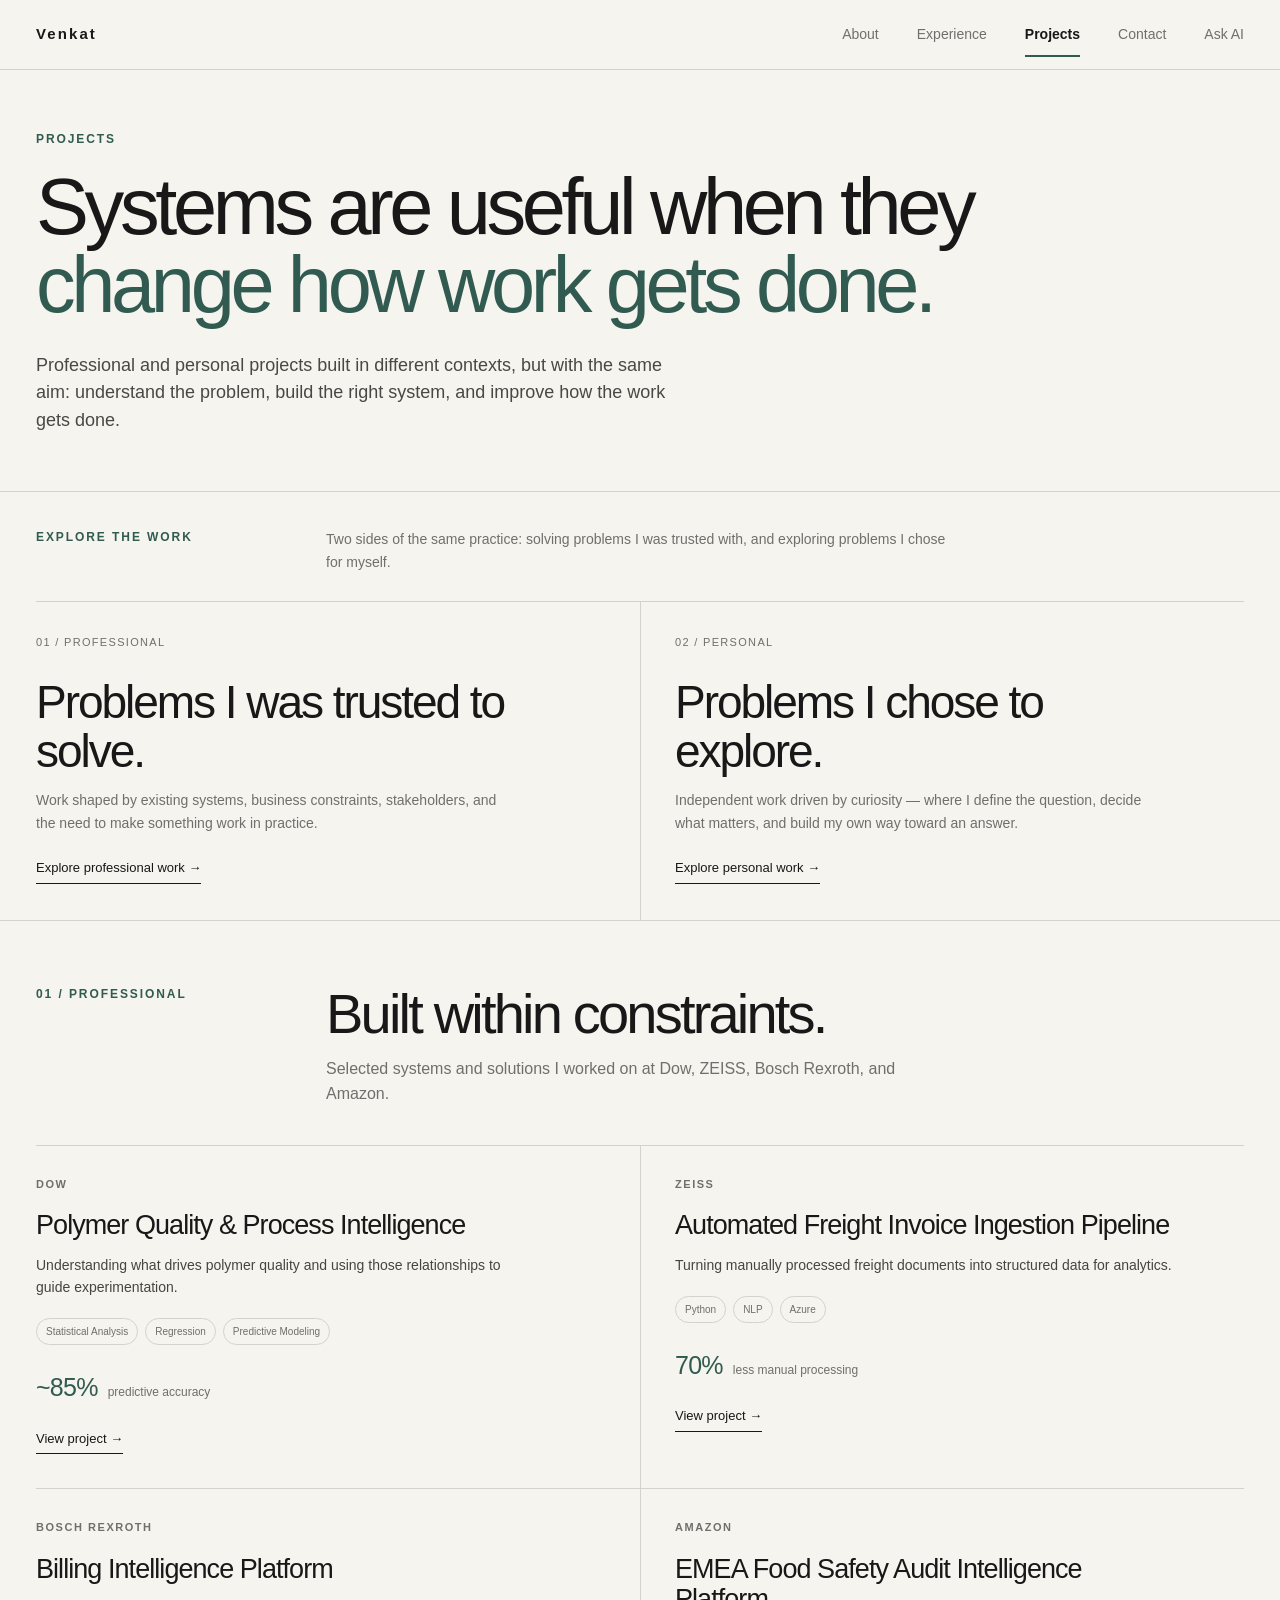
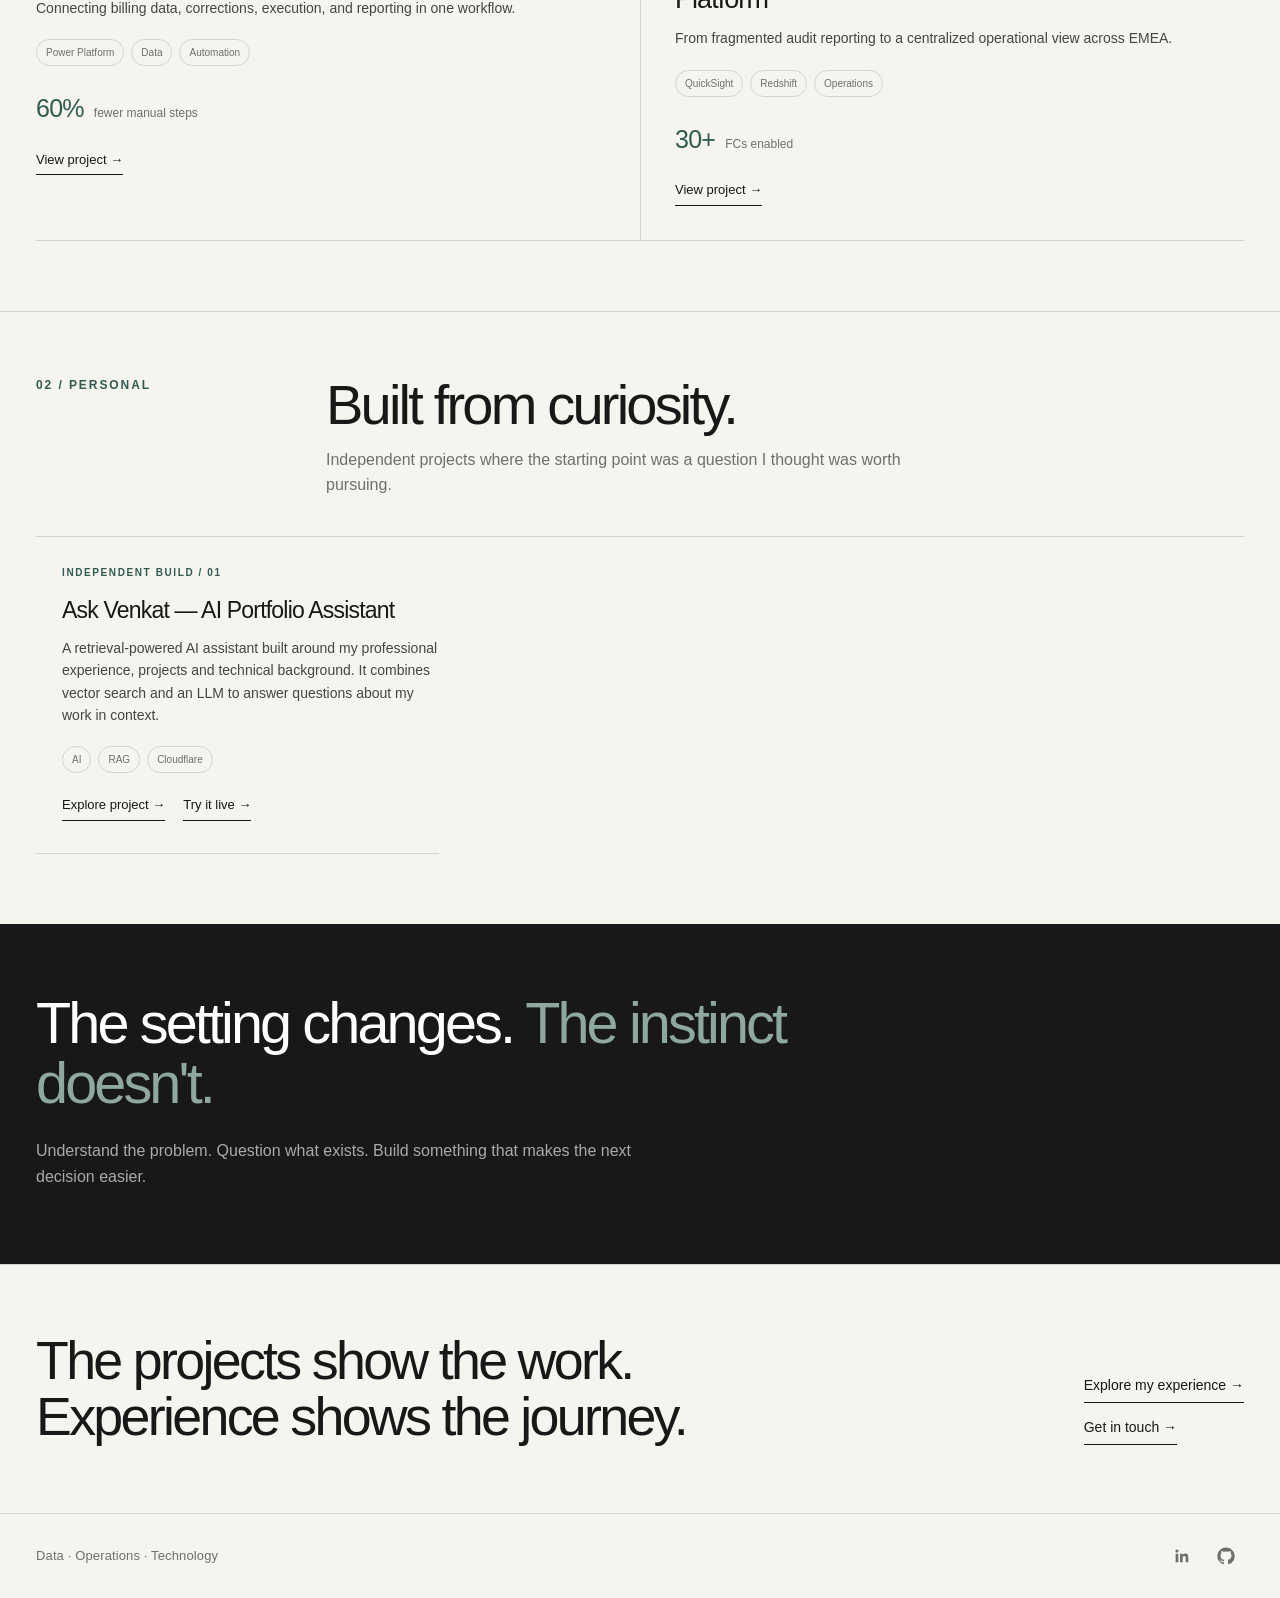
<file: projects.html>
<!DOCTYPE html>
<html lang="en">

<head>

  <meta charset="UTF-8" />

  <meta
    name="viewport"
    content="width=device-width, initial-scale=1.0"
  />

  <title>Projects — Venkat</title>

  <meta
    name="description"
    content="Projects by Venkat — professional and personal work across data, operations, automation, analytics and technology."
  />

  <link
    rel="icon"
    type="image/png"
    href="./assets/icons/favicon.png"
  />

  <link
    rel="stylesheet"
    href="./assets/css/pages/projects.css"
  />

  <link
    rel="stylesheet"
    href="./assets/css/responsive.css"
  />
  <link rel="icon" type="image/png" sizes="64x64" href="./assets/images/profile_pic.png">
</head>


<body class="projects-page">


  <!-- ==========================================
       NAVIGATION
  =========================================== -->

  <nav class="site-nav">

    <div class="container nav-inner">


      <!-- Logo -->

      <a
        href="./index.html"
        class="logo"
        aria-label="Venkat home"
      >
        Venkat
      </a>


      <!-- Navigation -->

      <div
        class="nav-links"
        id="navLinks"
      >

        <a href="./index.html">
          About
        </a>

        <a href="./experience.html">
          Experience
        </a>

        <a
          href="./projects.html"
          class="active"
          aria-current="page"
        >
          Projects
        </a>

        <a href="./contact.html">
          Contact
        </a>

        <a href="./ask-ai/" class="desktop-ask-ai">
          Ask AI
        </a>

      </div>

      <!-- Mobile Ask AI button -->
      <a class="mobile-ask-ai" href="./ask-ai/">
        Ask AI
      </a>

      <!-- Hamburger -->

      <button
        class="menu-toggle"
        id="menuToggle"
        type="button"
        aria-label="Open navigation menu"
        aria-controls="navLinks"
        aria-expanded="false"
      >

        <span></span>
        <span></span>
        <span></span>

      </button>


    </div>

  </nav>



  <!-- ==========================================
       MAIN CONTENT
  =========================================== -->

  <main>


    <!-- ==========================================
         HERO
    =========================================== -->

    <section class="container hero">

      <div class="eyebrow">
        Projects
      </div>

      <h1>
        Systems are useful when they
        <span>change how work gets done.</span>
      </h1>

      <p class="hero-copy">
        Professional and personal projects built in different
        contexts, but with the same aim: understand the problem,
        build the right system, and improve how the work gets done.
      </p>

    </section>



    <!-- ==========================================
         PROJECT SELECTOR
    =========================================== -->

    <section class="selector">

      <div class="container">


        <div class="selector-head">

          <div class="section-label">
            Explore the work
          </div>

          <p>
            Two sides of the same practice: solving problems I was
            trusted with, and exploring problems I chose for myself.
          </p>

        </div>


        <div class="lanes">


          <!-- Professional -->

          <a
            class="lane"
            href="#professional"
          >

            <div class="num">
              01 / PROFESSIONAL
            </div>

            <h2>
              Problems I was trusted to solve.
            </h2>

            <p>
              Work shaped by existing systems, business constraints,
              stakeholders, and the need to make something work
              in practice.
            </p>

            <span class="arrow">
              Explore professional work →
            </span>

          </a>


          <!-- Personal -->

          <a
            class="lane"
            href="#personal"
          >

            <div class="num">
              02 / PERSONAL
            </div>

            <h2>
              Problems I chose to explore.
            </h2>

            <p>
              Independent work driven by curiosity — where I define
              the question, decide what matters, and build my own
              way toward an answer.
            </p>

            <span class="arrow">
              Explore personal work →
            </span>

          </a>


        </div>

      </div>

    </section>



    <!-- ==========================================
         PROFESSIONAL PROJECTS
    =========================================== -->

    <section
      class="collection"
      id="professional"
    >

      <div class="container">


        <!-- Header -->

        <div class="collection-head">

          <div class="section-label">
            01 / Professional
          </div>

          <div>

            <h2>
              Built within constraints.
            </h2>

            <p>
              Selected systems and solutions I worked on at
              Dow, ZEISS, Bosch Rexroth, and Amazon.
            </p>

          </div>

        </div>


        <!-- Projects -->

        <div class="project-grid">


          <!-- Dow -->

          <article class="card">

            <div class="company">
              Dow
            </div>

            <h3>
              Polymer Quality &amp; Process Intelligence
            </h3>

            <p class="tagline">
              Understanding what drives polymer quality and using
              those relationships to guide experimentation.
            </p>

            <div class="tags">

              <span class="tag">
                Statistical Analysis
              </span>

              <span class="tag">
                Regression
              </span>

              <span class="tag">
                Predictive Modeling
              </span>

            </div>

            <div class="metric">

              <strong>
                ~85%
              </strong>

              <span>
                predictive accuracy
              </span>

            </div>

            <a href="./projects/dow/index.html">
              View project →
            </a>

          </article>



          <!-- ZEISS -->

          <article class="card">

            <div class="company">
              ZEISS
            </div>

            <h3>
              Automated Freight Invoice Ingestion Pipeline
            </h3>

            <p class="tagline">
              Turning manually processed freight documents into
              structured data for analytics.
            </p>

            <div class="tags">

              <span class="tag">
                Python
              </span>

              <span class="tag">
                NLP
              </span>

              <span class="tag">
                Azure
              </span>

            </div>

            <div class="metric">

              <strong>
                70%
              </strong>

              <span>
                less manual processing
              </span>

            </div>

            <a href="./projects/zeiss/index.html">
              View project →
            </a>

          </article>



          <!-- Bosch Rexroth -->

          <article class="card">

            <div class="company">
              Bosch Rexroth
            </div>

            <h3>
              Billing Intelligence Platform
            </h3>

            <p class="tagline">
              Connecting billing data, corrections, execution,
              and reporting in one workflow.
            </p>

            <div class="tags">

              <span class="tag">
                Power Platform
              </span>

              <span class="tag">
                Data
              </span>

              <span class="tag">
                Automation
              </span>

            </div>

            <div class="metric">

              <strong>
                60%
              </strong>

              <span>
                fewer manual steps
              </span>

            </div>

            <a href="./projects/bosch/index.html">
              View project →
            </a>

          </article>



          <!-- Amazon -->

          <article class="card">

            <div class="company">
              Amazon
            </div>

            <h3>
              EMEA Food Safety Audit Intelligence Platform
            </h3>

            <p class="tagline">
              From fragmented audit reporting to a centralized
              operational view across EMEA.
            </p>

            <div class="tags">

              <span class="tag">
                QuickSight
              </span>

              <span class="tag">
                Redshift
              </span>

              <span class="tag">
                Operations
              </span>

            </div>

            <div class="metric">

              <strong>
                30+
              </strong>

              <span>
                FCs enabled
              </span>

            </div>

            <a href="./projects/amazon/index.html">
              View project →
            </a>

          </article>


        </div>

      </div>

    </section>



    <!-- ==========================================
         PERSONAL PROJECTS
    =========================================== -->

    <section
      class="collection personal"
      id="personal"
    >

      <div class="container">


        <!-- Header -->

        <div class="collection-head">

          <div class="section-label">
            02 / Personal
          </div>

          <div>

            <h2>
              Built from curiosity.
            </h2>

            <p>
              Independent projects where the starting point was
              a question I thought was worth pursuing.
            </p>

          </div>

        </div>


        <!-- Personal projects -->

        <div class="project-grid">


          <!-- Project 01 -->

          <article class="card">

            <div class="kind">
              Independent build / 01
            </div>

            <h3>
              Ask Venkat — AI Portfolio Assistant
            </h3>

            <p class="tagline">
              A retrieval-powered AI assistant built around my professional
              experience, projects and technical background. It combines
              vector search and an LLM to answer questions about my work
              in context.
            </p>

            <div class="tags">

              <span class="tag">
                AI
              </span>

              <span class="tag">
                RAG
              </span>

              <span class="tag">
                Cloudflare
              </span>

            </div>

            <div class="project-actions">

              <a href="./projects/ask-venkat/index.html">
                Explore project →
              </a>

              <a href="./ask-ai/">
                Try it live →
              </a>

            </div>

          </article>
        </div>

      </div>

    </section>



    <!-- ==========================================
         CLOSING
    =========================================== -->

    <section class="closing">

      <div class="container">

        <h2>
          The setting changes.
          <span>The instinct doesn't.</span>
        </h2>

        <p>
          Understand the problem. Question what exists.
          Build something that makes the next decision easier.
        </p>

      </div>

    </section>



    <!-- ==========================================
         CTA
    =========================================== -->

    <section class="cta">

      <div class="container cta-inner">


        <h2>
          The projects show the work.
          Experience shows the journey.
        </h2>


        <div class="cta-links">

          <a
            href="./experience.html"
            class="cta-link"
          >
            Explore my experience →
          </a>

          <a
            href="./contact.html"
            class="cta-link"
          >
            Get in touch →
          </a>

        </div>


      </div>

    </section>


  </main>



  <!-- ==========================================
       FOOTER
  =========================================== -->

  <footer>

    <div class="container footer-inner">


      <!-- Positioning -->

      <div class="footer-positioning">
        Data · Operations · Technology
      </div>


      <!-- Social Links -->

      <div class="social-links">


        <!-- LinkedIn -->

        <a
          href="https://www.linkedin.com/in/vr-pochana/"
          class="social-link linkedin-link"
          target="_blank"
          rel="noopener noreferrer"
          aria-label="Visit my LinkedIn profile"
        >

          <svg
            viewBox="0 0 24 24"
            aria-hidden="true"
          >

            <path
              d="M20.45 20.45h-3.56v-5.57c0-1.33-.03-3.04-1.85-3.04-1.85 0-2.14 1.45-2.14 2.94v5.67H9.34V9h3.42v1.56h.05c.48-.9 1.64-1.85 3.37-1.85 3.6 0 4.27 2.37 4.27 5.46v6.28zM5.32 7.43a2.06 2.06 0 1 1 0-4.12 2.06 2.06 0 0 1 0 4.12zM7.1 20.45H3.54V9H7.1v11.45z"
            />

          </svg>

        </a>


        <!-- GitHub -->

        <a
          href="https://github.com/venkat5554"
          class="social-link github-link"
          target="_blank"
          rel="noopener noreferrer"
          aria-label="Visit my GitHub profile"
        >

          <svg
            viewBox="0 0 24 24"
            aria-hidden="true"
          >

            <path
              d="M12 .7a11.5 11.5 0 0 0-3.64 22.41c.58.11.79-.25.79-.56v-2.23c-3.22.7-3.9-1.37-3.9-1.37-.52-1.34-1.29-1.7-1.29-1.7-1.05-.72.08-.71.08-.71 1.16.08 1.77 1.2 1.77 1.2 1.03 1.78 2.71 1.27 3.37.97.1-.75.4-1.27.73-1.56-2.57-.3-5.27-1.29-5.27-5.72 0-1.26.45-2.3 1.19-3.11-.12-.29-.52-1.47.11-3.07 0 0 .97-.31 3.16 1.19a10.9 10.9 0 0 1 5.76 0c2.19-1.5 3.16-1.19 3.16-1.19.63 1.6.23 2.78.11 3.07.74.81 1.19 1.85 1.19 3.11 0 4.45-2.71 5.42-5.29 5.71.42.36.79 1.08.79 2.18v3.24c0 .31.21.68.8.56A11.5 11.5 0 0 0 12 .7z"
            />

          </svg>

        </a>


      </div>

    </div>

  </footer>



  <!-- ==========================================
       JAVASCRIPT
  =========================================== -->

  <script src="./assets/js/main.js"></script>


</body>

</html>
</file>
<file: assets/css/pages/index.css>
/* ==========================================
   ROOT VARIABLES
=========================================== */

:root {
  --bg: #f5f4ef;
  --text: #171717;
  --muted: #70706b;
  --line: #d7d6cf;
  --accent: #315c52;
  --white: #ffffff;
  --linkedin: #0a66c2;
  --github: #181717;
}


/* ==========================================
   RESET
=========================================== */

*,
*::before,
*::after {
  box-sizing: border-box;
  margin: 0;
  padding: 0;
}

html {
  scroll-behavior: smooth;
}

body {
  min-height: 100vh;

  background: var(--bg);
  color: var(--text);

  font-family:
    Inter,
    -apple-system,
    BlinkMacSystemFont,
    "Segoe UI",
    sans-serif;

  line-height: 1.6;
}

body.menu-open {
  overflow: hidden;
}

a {
  color: inherit;
  text-decoration: none;
}

button,
input,
textarea {
  font: inherit;
}

img,
svg {
  display: block;
  max-width: 100%;
}


/* ==========================================
   GENERAL CONTAINER
=========================================== */

.container {
  width: min(1280px, calc(100% - 72px));
  margin-inline: auto;
}


/* ==========================================
   NAVIGATION
=========================================== */

.site-nav {
  position: relative;
  z-index: 1000;

  padding: 20px 0;

  border-bottom: 1px solid var(--line);
  background: var(--bg);
}

.nav-inner {
  position: relative;

  display: flex;
  align-items: center;
  justify-content: space-between;
}


/* ==========================================
   LOGO
=========================================== */

.logo {
  position: relative;
  z-index: 1002;

  font-size: 15px;
  font-weight: 700;
  letter-spacing: 0.14em;

  transition: opacity 0.2s ease;
}

.logo:hover {
  opacity: 0.65;
}


/* ==========================================
   DESKTOP NAVIGATION
=========================================== */

.nav-links {
  display: flex;
  align-items: center;

  gap: 38px;

  color: var(--muted);

  font-size: 14px;
}

.nav-links a {
  position: relative;

  padding: 4px 0;

  transition: color 0.25s ease;
}

.nav-links a:hover {
  color: var(--text);
}

.nav-links a.active {
  color: var(--text);
  font-weight: 600;
}

.nav-links a.active::after {
  content: "";

  position: absolute;
  left: 0;
  bottom: -8px;

  width: 100%;
  height: 2px;

  background: var(--accent);
}


/* ==========================================
   HERO
=========================================== */

.hero {
  max-width: none;

  padding: 60px 0 56px;
}

.eyebrow {
  margin-bottom: 20px;

  color: var(--accent);

  font-size: 12px;
  font-weight: 600;

  text-transform: uppercase;
  letter-spacing: 0.16em;
}

.hero h1 {
  max-width: 930px;

  font-size: clamp(52px, 6.2vw, 82px);
  font-weight: 500;

  line-height: 0.98;
  letter-spacing: -0.055em;
}


/*
   Only highlight spans inside the hero heading.

   Do not use:
   .hero span

   because it can affect buttons or other
   span elements added inside the hero later.
*/

.hero h1 span {
  display: block;

  color: var(--accent);
  font-weight: 500;
}

.hero-description {
  max-width: 650px;

  margin-top: 28px;

  color: #44443f;

  font-size: 18px;
  line-height: 1.55;
}


/* ==========================================
   INTRO
=========================================== */

.intro {
  display: grid;
  grid-template-columns: 220px minmax(0, 760px);

  gap: 70px;

  padding: 58px 0 64px;

  border-top: 1px solid var(--line);
}

.section-label {
  color: var(--muted);

  font-size: 12px;
  font-weight: 600;

  text-transform: uppercase;
  letter-spacing: 0.14em;
}

.intro-text {
  max-width: 760px;

  font-size: 25px;

  line-height: 1.4;
  letter-spacing: -0.025em;
}


/* ==========================================
   FRAMEWORK
=========================================== */

.framework {
  padding: 62px 0 68px;

  border-top: 1px solid var(--line);
}

.framework-title {
  max-width: 800px;

  margin-bottom: 36px;

  font-size: 40px;
  font-weight: 500;

  line-height: 1.08;
  letter-spacing: -0.04em;
}

.steps {
  display: grid;
  grid-template-columns: repeat(4, 1fr);

  border-top: 1px solid var(--line);
}

.step {
  min-height: 210px;

  padding: 24px 25px 18px 0;

  border-right: 1px solid var(--line);
}

.step:not(:first-child) {
  padding-left: 25px;
}

.step:last-child {
  padding-right: 0;

  border-right: 0;
}

.step-number {
  margin-bottom: 26px;

  color: var(--accent);

  font-size: 12px;
  font-weight: 500;
}

.step h3 {
  margin-bottom: 12px;

  font-size: 22px;
  font-weight: 500;

  line-height: 1.2;
  letter-spacing: -0.03em;
}

.step p {
  max-width: 245px;

  color: var(--muted);

  font-size: 14px;
  line-height: 1.6;
}


/* ==========================================
   THINKING
=========================================== */

.thinking {
  padding: 70px 0 72px;

  background: var(--text);
  color: var(--white);
}

.thinking-grid {
  display: grid;
  grid-template-columns: 220px minmax(0, 900px);

  gap: 70px;
}

.thinking .section-label {
  color: #aaaaaa;
}

.thinking-quote {
  max-width: 850px;

  border: 0;

  font-size: clamp(34px, 4.2vw, 54px);
  font-style: normal;
  font-weight: 400;

  line-height: 1.08;
  letter-spacing: -0.045em;
}

.thinking-copy {
  max-width: 600px;

  margin-top: 30px;

  color: #aaaaaa;

  font-size: 16px;
  line-height: 1.65;
}


/* ==========================================
   EXPERIENCE
=========================================== */

.experience {
  padding: 64px 0 68px;
}

.experience-header {
  display: grid;
  grid-template-columns: 220px minmax(0, 760px);

  gap: 70px;

  margin-bottom: 36px;
}

.experience h2 {
  max-width: 650px;

  font-size: 40px;
  font-weight: 500;

  line-height: 1.08;
  letter-spacing: -0.045em;
}

.experience-intro {
  max-width: 600px;

  margin-top: 16px;

  color: #55554f;

  font-size: 17px;
  line-height: 1.6;
}


/* ==========================================
   COMPANY LIST
=========================================== */

.companies {
  border-top: 1px solid var(--line);
}

.company {
  display: grid;
  grid-template-columns: 0.8fr 1.4fr 1fr;
  align-items: center;

  gap: 30px;

  padding: 20px 0;

  border-bottom: 1px solid var(--line);

  transition:
    padding-left 0.2s ease,
    opacity 0.2s ease;
}

.company:hover {
  padding-left: 7px;
}

.company-name {
  font-size: 21px;
  font-weight: 500;

  letter-spacing: -0.025em;
}

.company-role {
  color: var(--muted);

  font-size: 14px;
  line-height: 1.5;
}

.company-type {
  color: var(--muted);

  font-size: 13px;
  line-height: 1.5;

  text-align: right;
}


/* ==========================================
   METRICS
=========================================== */

.metrics {
  display: grid;
  grid-template-columns: repeat(3, 1fr);

  gap: 40px;

  padding: 50px 0 56px;

  border-top: 1px solid var(--line);
}

.metric {
  min-width: 0;
}

.metric-number {
  font-size: 46px;
  font-weight: 500;

  line-height: 1;
  letter-spacing: -0.05em;
}

.metric-label {
  max-width: 220px;

  margin-top: 9px;

  color: var(--muted);

  font-size: 14px;
  line-height: 1.5;
}


/* ==========================================
   PHILOSOPHY
=========================================== */

.philosophy {
  padding: 70px 0 76px;

  border-top: 1px solid var(--line);
}

.philosophy p {
  max-width: 950px;

  font-size: clamp(38px, 4.8vw, 62px);

  line-height: 1.04;
  letter-spacing: -0.05em;
}

.philosophy strong {
  color: var(--accent);
  font-weight: 500;
}


/* ==========================================
   FOOTER
=========================================== */

footer {
  padding: 24px 0;

  border-top: 1px solid var(--line);

  color: var(--muted);

  font-size: 13px;
}

.footer-inner {
  display: flex;
  align-items: center;
  justify-content: space-between;

  gap: 30px;
}

.footer-positioning {
  letter-spacing: 0.01em;
}


/* ==========================================
   SOCIAL LINKS
=========================================== */

.social-links {
  display: flex;
  align-items: center;

  gap: 8px;
}

.social-link {
  display: inline-flex;
  align-items: center;
  justify-content: center;

  width: 36px;
  height: 36px;

  border-radius: 50%;

  color: var(--muted);

  transition:
    background-color 0.25s ease,
    color 0.25s ease,
    transform 0.25s ease;
}

.social-link svg {
  width: 18px;
  height: 18px;

  fill: currentColor;
}


/* LinkedIn */

.linkedin-link:hover,
.linkedin-link:focus-visible {
  background: var(--linkedin);
  color: var(--white);

  transform: translateY(-2px);
}


/* GitHub */

.github-link:hover,
.github-link:focus-visible {
  background: var(--github);
  color: var(--white);

  transform: translateY(-2px);
}


/* ==========================================
   FOCUS ACCESSIBILITY
=========================================== */

a:focus-visible,
button:focus-visible {
  outline: 2px solid var(--accent);
  outline-offset: 5px;
}


/* ==========================================
   TABLET
=========================================== */

@media (max-width: 900px) {

  .container {
    width: min(760px, calc(100% - 40px));
  }


  /* HERO */

  .hero {
    padding: 54px 0 50px;
  }

  .hero h1 {
    max-width: 760px;

    font-size: clamp(48px, 9vw, 68px);
  }

  .hero-description {
    max-width: 600px;

    font-size: 17px;
  }


  /* INTRO */

  .intro {
    grid-template-columns: 180px minmax(0, 1fr);

    gap: 45px;

    padding: 50px 0 56px;
  }

  .intro-text {
    font-size: 22px;
  }


  /* FRAMEWORK */

  .framework {
    padding: 54px 0 58px;
  }

  .steps {
    grid-template-columns: repeat(2, 1fr);
  }

  .step {
    min-height: 190px;

    padding: 25px 24px;
  }

  .step:not(:first-child) {
    padding-left: 24px;
  }

  .step:nth-child(2) {
    border-right: 0;
  }

  .step:nth-child(-n + 2) {
    border-bottom: 1px solid var(--line);
  }

  .step:nth-child(odd) {
    padding-left: 0;
  }

  .step-number {
    margin-bottom: 20px;
  }


  /* THINKING */

  .thinking {
    padding: 60px 0;
  }

  .thinking-grid {
    grid-template-columns: 180px minmax(0, 1fr);

    gap: 45px;
  }


  /* EXPERIENCE */

  .experience {
    padding: 56px 0 60px;
  }

  .experience-header {
    grid-template-columns: 180px minmax(0, 1fr);

    gap: 45px;

    margin-bottom: 32px;
  }

  .experience h2 {
    font-size: 36px;
  }


  /* COMPANIES */

  .company {
    grid-template-columns: 0.8fr 1.5fr 1fr;

    gap: 20px;
  }


  /* PHILOSOPHY */

  .philosophy {
    padding: 60px 0 64px;
  }
}


/* ==========================================
   MOBILE
=========================================== */

@media (max-width: 700px) {

  .container {
    width: calc(100% - 32px);
  }


  /* ==========================================
     HERO
  =========================================== */

  .hero {
    padding: 44px 0 44px;
  }

  .eyebrow {
    margin-bottom: 18px;
  }

  .hero h1 {
    max-width: 100%;

    font-size: clamp(42px, 13vw, 58px);

    line-height: 0.98;
  }

  .hero-description {
    max-width: 100%;

    margin-top: 22px;

    font-size: 16px;
  }


  /* ==========================================
     INTRO
  =========================================== */

  .intro {
    display: block;

    padding: 44px 0 48px;
  }

  .intro .section-label {
    margin-bottom: 24px;
  }

  .intro-text {
    max-width: 100%;

    font-size: 20px;
  }


  /* ==========================================
     FRAMEWORK
  =========================================== */

  .framework {
    padding: 46px 0 50px;
  }

  .framework-title {
    margin-bottom: 28px;

    font-size: 34px;
  }

  .steps {
    grid-template-columns: 1fr;
  }

  .step,
  .step:not(:first-child) {
    min-height: auto;

    padding: 24px 0;

    border-right: 0;
    border-bottom: 1px solid var(--line);
  }

  .step:last-child {
    border-bottom: 0;
  }

  .step-number {
    margin-bottom: 15px;
  }

  .step h3 {
    font-size: 21px;
  }

  .step p {
    max-width: 450px;
  }


  /* ==========================================
     THINKING
  =========================================== */

  .thinking {
    padding: 48px 0 52px;
  }

  .thinking-grid {
    display: block;
  }

  .thinking .section-label {
    margin-bottom: 28px;
  }

  .thinking-quote {
    max-width: 100%;

    font-size: clamp(32px, 9vw, 44px);
  }

  .thinking-copy {
    margin-top: 26px;

    font-size: 15px;
  }


  /* ==========================================
     EXPERIENCE
  =========================================== */

  .experience {
    padding: 48px 0 52px;
  }

  .experience-header {
    display: block;

    margin-bottom: 30px;
  }

  .experience-header .section-label {
    margin-bottom: 22px;
  }

  .experience h2 {
    max-width: 100%;

    font-size: 34px;
  }

  .experience-intro {
    margin-top: 14px;

    font-size: 16px;
  }


  /* ==========================================
     COMPANY LIST
  =========================================== */

  .company {
    display: grid;
    grid-template-columns: 1fr;

    gap: 4px;

    padding: 20px 0;
  }

  .company:hover {
    padding-left: 0;
  }

  .company-name {
    margin-bottom: 4px;

    font-size: 20px;
  }

  .company-role {
    font-size: 14px;
  }

  .company-type {
    margin-top: 3px;

    font-size: 12px;

    text-align: left;
  }


  /* ==========================================
     METRICS
  =========================================== */

  .metrics {
    grid-template-columns: 1fr;

    gap: 0;

    padding: 0;
  }

  .metric {
    padding: 28px 0;

    border-bottom: 1px solid var(--line);
  }

  .metric:last-child {
    border-bottom: 0;
  }

  .metric-number {
    font-size: 44px;
  }


  /* ==========================================
     PHILOSOPHY
  =========================================== */

  .philosophy {
    padding: 52px 0 56px;
  }

  .philosophy p {
    max-width: 100%;

    font-size: clamp(36px, 10vw, 50px);
  }


  /* ==========================================
     FOOTER
  =========================================== */

  footer {
    padding: 22px 0;
  }

  .footer-inner {
    align-items: flex-start;
    flex-direction: column;

    gap: 16px;
  }
}


/* ==========================================
   SMALL MOBILE
=========================================== */

@media (max-width: 420px) {

  .container {
    width: calc(100% - 28px);
  }

  .hero {
    padding: 40px 0;
  }

  .hero h1 {
    font-size: clamp(39px, 12.5vw, 50px);
  }

  .intro-text {
    font-size: 19px;
  }

  .framework-title,
  .experience h2 {
    font-size: 31px;
  }

  .thinking-quote {
    font-size: 31px;
  }

  .metric-number {
    font-size: 40px;
  }
}

/* ==========================================
   ABOUT HERO + SHORT VERSION
   Portrait dimensions intentionally preserved.
========================================== */

.about-page .hero {
  display: grid;
  grid-template-columns: minmax(0, 1fr) minmax(260px, 360px);
  align-items: start;
  gap: clamp(48px, 7vw, 110px);
  padding: 38px 0 56px;
}

.about-page .hero-copy {
  min-width: 0;
}

.about-page .hero h1 {
  max-width: 820px;
}

.about-page .hero-short-version {
  display: grid;
  grid-template-columns: 150px minmax(0, 1fr);
  gap: 34px;
  max-width: 760px;
  margin-top: 52px;
  padding-top: 32px;
  border-top: 1px solid var(--line);
}

.about-page .hero-short-version .section-label {
  padding-top: 4px;
}

.about-page .hero-short-text {
  max-width: 540px;
  font-size: 18px;
  line-height: 1.55;
  letter-spacing: -0.015em;
}

.about-page .hero-short-text p + p {
  margin-top: 18px;
}

/* Portrait: unchanged from your current CSS */
.about-page .hero-portrait {
  width: 100%;
  max-width: 340px;
  margin: 0 0 0 auto;
}

.about-page .hero-portrait img {
  width: 100%;
  aspect-ratio: 4 / 5;
  object-fit: cover;
  object-position: center 28%;
  border-radius: 2px;
}

/* Tablet */
@media (max-width: 900px) {
  .about-page .hero {
    grid-template-columns: minmax(0, 1fr) minmax(210px, 280px);
    gap: 36px;
    padding: 36px 0 50px;
  }

  .about-page .hero-portrait {
    max-width: 280px;
  }

  .about-page .hero-short-version {
    grid-template-columns: 120px minmax(0, 1fr);
    gap: 24px;
    margin-top: 42px;
    padding-top: 28px;
  }

  .about-page .hero-short-text {
    font-size: 17px;
  }
}

/* Mobile */
@media (max-width: 700px) {
  .about-page .hero {
    display: block;
    padding: 44px 0;
  }

  .about-page .hero-short-version {
    display: block;
    max-width: 100%;
    margin-top: 38px;
    padding-top: 30px;
  }

  .about-page .hero-short-version .section-label {
    margin-bottom: 20px;
    padding-top: 0;
  }

  .about-page .hero-short-text {
    max-width: 100%;
    font-size: 17px;
  }

  .about-page .hero-portrait {
    width: min(52vw, 200px);
    max-width: 200px;
    margin: 26px 0 0;
  }

  .about-page .hero-portrait img {
    width: 100%;
    height: auto;
    aspect-ratio: 4 / 5;
    object-fit: cover;
    object-position: center 28%;
  }
}

@media (max-width: 420px) {
  .about-page .hero {
    padding: 40px 0;
  }

  .about-page .hero-short-text {
    font-size: 16px;
  }

  .about-page .hero-portrait {
    width: min(54vw, 190px);
    max-width: 190px;
    margin-top: 24px;
  }
}



/* ==========================================
   COMPACT HOW I WORK — fills only the left gap
   Portrait dimensions/crop are untouched.
========================================== */

.about-page .hero-work {
  max-width: 760px;
  margin-top: 34px;
  padding-top: 24px;
  border-top: 1px solid var(--line);
}

.about-page .hero-work h2 {
  margin-bottom: 18px;
  font-size: 24px;
  font-weight: 500;
  line-height: 1.08;
  letter-spacing: -0.035em;
}

.about-page .hero-work-grid {
  display: grid;
  grid-template-columns: repeat(2, minmax(0, 1fr));
  border-top: 1px solid var(--line);
}

.about-page .hero-work-step {
  min-width: 0;
  padding: 16px 20px 17px 0;
  border-right: 1px solid var(--line);
  border-bottom: 1px solid var(--line);
}

.about-page .hero-work-step:nth-child(even) {
  padding-right: 0;
  padding-left: 20px;
  border-right: 0;
}

.about-page .hero-work-step:nth-child(n + 3) {
  border-bottom: 0;
}

.about-page .hero-work-step span {
  display: block;
  margin-bottom: 7px;
  color: var(--accent);
  font-size: 10px;
  font-weight: 500;
}

.about-page .hero-work-step h3 {
  margin-bottom: 5px;
  font-size: 16px;
  font-weight: 500;
  line-height: 1.2;
  letter-spacing: -0.02em;
}

.about-page .hero-work-step p {
  max-width: 290px;
  color: var(--muted);
  font-size: 11px;
  line-height: 1.45;
}

@media (max-width: 900px) {
  .about-page .hero-work {
    margin-top: 30px;
  }

  .about-page .hero-work-step {
    padding-top: 14px;
    padding-bottom: 15px;
  }

  .about-page .hero-work-step p {
    font-size: 10.5px;
  }
}

@media (max-width: 700px) {
  .about-page .hero-work {
    margin-top: 36px;
    padding-top: 28px;
  }

  .about-page .hero-work h2 {
    font-size: 27px;
  }

  .about-page .hero-work-grid {
    grid-template-columns: 1fr;
  }

  .about-page .hero-work-step,
  .about-page .hero-work-step:nth-child(even) {
    padding: 18px 0;
    border-right: 0;
    border-bottom: 1px solid var(--line);
  }

  .about-page .hero-work-step:last-child {
    border-bottom: 0;
  }

  .about-page .hero-work-step h3 {
    font-size: 18px;
  }

  .about-page .hero-work-step p {
    max-width: 450px;
    font-size: 13px;
  }
}
</file>
<file: assets/css/responsive.css>
/* ==========================================
   SHARED TABLET / MOBILE
=========================================== */

@media (max-width: 900px) {

  /* ========================================
     GENERAL
  ======================================== */

  .container {
    width: min(calc(100% - 32px), 760px);
  }

  .about-page .container {
    width: min(760px, calc(100% - 40px));
  }

  /* About page responsive rules live in index.css. */

  /* ========================================
     EXPERIENCE PAGE
     Tightened specifically for the long Experience page.
  ======================================== */

  .experience-page .hero {
    padding: 48px 0 44px;
  }

  .experience-page .eyebrow {
    margin-bottom: 18px;
  }

  .experience-page .hero h1 {
    max-width: 760px;
    font-size: clamp(46px, 8vw, 66px);
  }

  .experience-page .hero-description {
    max-width: 600px;
    margin-top: 22px;
    font-size: 17px;
  }

  .experience-page .resume-actions {
    margin-top: 22px;
  }

  .experience-page .career-strip-grid {
    grid-template-columns: 1fr 1fr;
  }

  .experience-page .career-strip-item,
  .experience-page .career-strip-item:not(:first-child) {
    min-height: 96px;
    padding: 20px 22px;
  }

  .experience-page .career-strip-item:nth-child(odd) {
    padding-left: 0;
  }

  .experience-page .career-strip-item:nth-child(2) {
    border-right: 0;
  }

  .experience-page .career-strip-item:nth-child(-n+2) {
    border-bottom: 1px solid rgba(255, 255, 255, 0.24);
  }

  .experience-page .career-strip-item:nth-child(3) {
    padding-left: 0;
  }

  .experience-page .career-strip-label {
    margin-bottom: 10px;
  }

  .experience-page .company {
    padding: 48px 0 52px;
  }

  .experience-page .company-header {
    grid-template-columns: 1fr;
    gap: 12px;
  }

  .experience-page .company-name {
    font-size: clamp(34px, 6vw, 46px);
  }

  .experience-page .company-meta {
    margin-top: 14px;
  }

  .experience-page .company-focus {
    margin-top: 16px;
  }

  .experience-page .company-summary {
    margin-top: 14px;
    font-size: 16px;
    line-height: 1.58;
  }

  .experience-page .ownership {
    margin-top: 34px;
    padding-top: 22px;
  }

  .experience-page .ownership-label {
    margin-bottom: 18px;
  }

  .experience-page .ownership-grid {
    grid-template-columns: 1fr;
  }

  .experience-page .ownership-item,
  .experience-page .ownership-item:not(:first-child) {
    min-height: auto;
    padding: 22px 0;
    border-right: 0;
    border-bottom: 1px solid var(--line);
  }

  .experience-page .ownership-item:last-child {
    border-bottom: 0;
    padding-bottom: 0;
  }

  .experience-page .ownership-number {
    margin-bottom: 12px;
  }

  .experience-page .ownership-item h3 {
    max-width: 520px;
    margin-bottom: 9px;
    font-size: 19px;
  }

  .experience-page .ownership-item p {
    max-width: 620px;
    font-size: 14px;
  }

  .experience-page .company-outcome {
    grid-template-columns: 1fr;
    gap: 14px;
    margin-top: 32px;
  }

  .experience-page .outcome-card,
  .experience-page .project-card {
    min-height: auto;
    padding: 24px;
  }

  .experience-page .impact-list {
    margin-top: 18px;
  }

  .experience-page .project-card h3 {
    font-size: 24px;
  }

  .experience-page .project-link {
    margin-top: 20px;
  }

  .experience-page .cta {
    padding: 54px 0;
  }

  .experience-page .cta-inner {
    flex-direction: column;
    align-items: flex-start;
    gap: 28px;
  }

  .experience-page .cta h2 {
    font-size: clamp(34px, 5vw, 46px);
  }

  /* ========================================
     PROJECTS PAGE
  ======================================== */

  .projects-page .hero {
    padding: 48px 0 44px;
  }

  .projects-page .hero h1 {
    max-width: 760px;
    font-size: clamp(46px, 8vw, 66px);
  }

  .projects-page .hero-copy {
    max-width: 600px;
    margin-top: 22px;
    font-size: 17px;
  }

  .projects-page .selector-head {
    grid-template-columns: 170px minmax(0, 1fr);
    gap: 38px;
    padding: 30px 0 24px;
  }

  .projects-page .lanes {
    grid-template-columns: 1fr 1fr;
  }

  .projects-page .lane,
  .projects-page .lane + .lane {
    min-height: 230px;
    padding-top: 26px;
    padding-bottom: 28px;
  }

  .projects-page .lane {
    padding-right: 24px;
  }

  .projects-page .lane + .lane {
    padding-left: 24px;
  }

  .projects-page .lane h2 {
    margin-top: 22px;
    font-size: clamp(30px, 4.8vw, 42px);
  }

  .projects-page .lane p {
    margin-top: 12px;
  }

  .projects-page .lane .arrow {
    margin-top: 20px;
  }

  .projects-page .collection {
    padding: 50px 0 54px;
  }

  .projects-page .collection-head {
    grid-template-columns: 170px minmax(0, 1fr);
    gap: 38px;
    margin-bottom: 30px;
  }

  .projects-page .collection-head h2 {
    font-size: clamp(34px, 5vw, 48px);
  }

  .projects-page .project-grid {
    grid-template-columns: 1fr 1fr;
  }

  .projects-page .card,
  .projects-page .card:nth-child(even) {
    min-height: auto;
    padding-top: 24px;
    padding-bottom: 26px;
  }

  .projects-page .card {
    padding-right: 24px;
  }

  .projects-page .card:nth-child(even) {
    padding-left: 24px;
  }

  .projects-page .card h3 {
    font-size: 24px;
  }

  .projects-page .personal .project-grid {
    grid-template-columns: 1fr 1fr;
  }

  .projects-page .personal .card,
  .projects-page .personal .card:nth-child(2),
  .projects-page .personal .card:last-child {
    min-height: auto;
    padding: 24px;
  }

  .projects-page .personal .card:nth-child(odd) {
    padding-left: 0;
  }

  .projects-page .personal .card:last-child {
    grid-column: 1 / -1;
    border-top: 1px solid var(--line);
    border-right: 0;
  }

  .projects-page .closing {
    padding: 54px 0 58px;
  }

  .projects-page .closing h2 {
    font-size: clamp(34px, 5vw, 48px);
  }

  .projects-page .cta {
    padding: 54px 0;
  }

  .projects-page .cta-inner {
    flex-direction: column;
    align-items: flex-start;
    gap: 28px;
  }

  .projects-page .cta h2 {
    font-size: clamp(34px, 5vw, 46px);
  }

  /* ========================================
     CONTACT PAGE
  ======================================== */

  .contact-page .hero {
    padding: 48px 0 44px;
  }

  .contact-page .eyebrow {
    margin-bottom: 18px;
  }

  .contact-page .hero h1 {
    max-width: 760px;
    font-size: clamp(46px, 8vw, 66px);
  }

  .contact-page .hero-description {
    max-width: 600px;
    margin-top: 22px;
    font-size: 17px;
  }

  .contact-page .contact {
    padding: 48px 0 54px;
  }

  .contact-page .contact-grid {
    grid-template-columns: 280px minmax(0, 1fr);
    gap: 48px;
  }

  .contact-page .contact-intro {
    font-size: 22px;
  }

  .contact-page .contact-copy {
    margin-top: 16px;
  }

  .contact-page .contact-links {
    margin-top: 30px;
  }

  .contact-page .form-group {
    grid-template-columns: 100px minmax(0, 1fr);
    gap: 18px;
    padding: 20px 0;
  }

  .contact-page .form-group textarea {
    min-height: 125px;
  }

  .contact-page .form-actions {
    margin-top: 20px;
  }

  .contact-page .closing {
    padding: 54px 0 58px;
  }

  .contact-page .closing-grid {
    grid-template-columns: 170px minmax(0, 1fr);
    gap: 38px;
  }

  .contact-page .closing-statement {
    font-size: clamp(34px, 5vw, 48px);
  }

  /* ========================================
     AMAZON PROJECT
  ======================================== */

  .amazon-project-page .hero {
    padding: 46px 0 42px;
  }

  .amazon-project-page .back {
    margin-bottom: 24px;
  }

  .amazon-project-page h1 {
    max-width: 860px;
    font-size: clamp(46px, 8vw, 66px);
  }

  .amazon-project-page .tagline {
    max-width: 760px;
    margin-top: 22px;
    font-size: 18px;
  }

  .amazon-project-page .hero-grid,
  .amazon-project-page .section-head,
  .amazon-project-page .synthesis-grid {
    grid-template-columns: 1fr;
    gap: 18px;
  }

  .amazon-project-page .hero-grid {
    margin-top: 34px;
    padding-top: 22px;
  }

  .amazon-project-page .section-index,
  .amazon-project-page .synthesis-label {
    padding-top: 0;
  }

  .amazon-project-page .nda {
    margin-top: 26px;
  }

  .amazon-project-page .section {
    padding: 56px 0;
  }

  .amazon-project-page .section-head {
    margin-bottom: 30px;
  }

  .amazon-project-page h2 {
    font-size: clamp(34px, 5.5vw, 50px);
  }

  .amazon-project-page .section-copy {
    margin-top: 16px;
  }

  .amazon-project-page .story-grid,
  .amazon-project-page .model-grid,
  .amazon-project-page .workflow-grid {
    grid-template-columns: 1fr;
  }

  .amazon-project-page .story-card,
  .amazon-project-page .stage,
  .amazon-project-page .panel,
  .amazon-project-page .workflow,
  .amazon-project-page .ba {
    min-height: auto;
  }

  .amazon-project-page .view-grid {
    grid-template-columns: repeat(2, minmax(0, 1fr));
  }

  .amazon-project-page .evolution {
    grid-template-columns: 1fr;
    gap: 8px;
  }

  .amazon-project-page .big-arrow {
    min-height: 22px;
    transform: rotate(90deg);
  }

  .amazon-project-page .pipe-row {
    grid-template-columns: 1fr;
    gap: 8px;
  }

  .amazon-project-page .pipe-row .arrow {
    width: 1px;
    height: 22px;
    margin: 0 auto;
  }

  .amazon-project-page .pipe-row .arrow::after {
    right: -3px;
    top: auto;
    bottom: 0;
    transform: rotate(135deg);
  }

  .amazon-project-page .synthesis {
    padding: 58px 0;
  }

  .amazon-project-page .loop {
    grid-template-columns: 1fr;
    gap: 8px;
  }

  .amazon-project-page .loop-arrow {
    transform: rotate(90deg);
  }

  .amazon-project-page .next {
    padding: 50px 0;
  }

  .amazon-project-page .next-inner {
    align-items: flex-start;
    flex-direction: column;
    gap: 22px;
  }

  /* ========================================
     BOSCH PROJECT
  ======================================== */

  .bosch-project-page .hero {
    padding: 46px 0 42px;
  }

  .bosch-project-page .back {
    margin-bottom: 24px;
  }

  .bosch-project-page h1 {
    max-width: 860px;
    font-size: clamp(46px, 8vw, 66px);
  }

  .bosch-project-page .tagline {
    max-width: 760px;
    margin-top: 22px;
    font-size: 18px;
  }

  .bosch-project-page .hero-grid,
  .bosch-project-page .section-head,
  .bosch-project-page .synthesis-grid {
    grid-template-columns: 1fr;
    gap: 18px;
  }

  .bosch-project-page .hero-grid {
    margin-top: 34px;
    padding-top: 22px;
  }

  .bosch-project-page .section-index,
  .bosch-project-page .synthesis-label {
    padding-top: 0;
  }

  .bosch-project-page .ownership,
  .bosch-project-page .nda {
    grid-template-columns: 1fr;
    gap: 8px;
  }

  .bosch-project-page .section {
    padding: 56px 0;
  }

  .bosch-project-page .section-head {
    margin-bottom: 30px;
  }

  .bosch-project-page h2 {
    font-size: clamp(34px, 5.5vw, 50px);
  }

  .bosch-project-page .section-copy {
    margin-top: 16px;
  }

  .bosch-project-page .story-grid,
  .bosch-project-page .gov-grid {
    grid-template-columns: 1fr;
  }

  .bosch-project-page .story-card,
  .bosch-project-page .panel,
  .bosch-project-page .writeback-card,
  .bosch-project-page .workflow,
  .bosch-project-page .role-card,
  .bosch-project-page .ba {
    min-height: auto;
  }

  .bosch-project-page .role-grid {
    grid-template-columns: repeat(2, minmax(0, 1fr));
  }

  .bosch-project-page .pipe-row {
    grid-template-columns: 1fr;
    gap: 8px;
  }

  .bosch-project-page .pipe-row .arrow {
    width: 1px;
    height: 22px;
    margin: 0 auto;
  }

  .bosch-project-page .pipe-row .arrow::after {
    right: -3px;
    top: auto;
    bottom: 0;
    transform: rotate(135deg);
  }

  .bosch-project-page .synthesis {
    padding: 58px 0;
  }

  .bosch-project-page .loop {
    grid-template-columns: 1fr;
    gap: 8px;
  }

  .bosch-project-page .loop-arrow {
    transform: rotate(90deg);
  }

  .bosch-project-page .next {
    padding: 50px 0;
  }

  .bosch-project-page .next-inner {
    flex-direction: column;
    align-items: flex-start;
    gap: 22px;
  }

  /* ========================================
     ZEISS PROJECT
  ======================================== */

  .zeiss-project-page .hero {
    padding: 46px 0 42px;
  }

  .zeiss-project-page .back {
    margin-bottom: 24px;
  }

  .zeiss-project-page h1 {
    max-width: 860px;
    font-size: clamp(46px, 8vw, 66px);
  }

  .zeiss-project-page .tagline {
    max-width: 760px;
    margin-top: 22px;
    font-size: 18px;
  }

  .zeiss-project-page .hero-grid,
  .zeiss-project-page .section-head,
  .zeiss-project-page .synthesis-grid {
    grid-template-columns: 1fr;
    gap: 18px;
  }

  .zeiss-project-page .hero-grid {
    margin-top: 34px;
    padding-top: 22px;
  }

  .zeiss-project-page .section-index,
  .zeiss-project-page .synthesis-label {
    padding-top: 0;
  }

  .zeiss-project-page .nda {
    grid-template-columns: 1fr;
    gap: 8px;
    margin-top: 26px;
  }

  .zeiss-project-page .section {
    padding: 56px 0;
  }

  .zeiss-project-page .section-head {
    margin-bottom: 30px;
  }

  .zeiss-project-page h2 {
    font-size: clamp(34px, 5.5vw, 50px);
  }

  .zeiss-project-page .section-copy {
    margin-top: 16px;
  }

  .zeiss-project-page .story-grid,
  .zeiss-project-page .route-grid,
  .zeiss-project-page .validation-grid,
  .zeiss-project-page .schema-grid,
  .zeiss-project-page .ops-grid {
    grid-template-columns: 1fr;
  }

  .zeiss-project-page .story-card,
  .zeiss-project-page .panel,
  .zeiss-project-page .schema-card,
  .zeiss-project-page .exception-card,
  .zeiss-project-page .route,
  .zeiss-project-page .ba {
    min-height: auto;
  }

  .zeiss-project-page .pipe-row {
    grid-template-columns: 1fr;
    gap: 8px;
  }

  .zeiss-project-page .pipe-row .arrow {
    width: 1px;
    height: 22px;
    margin: 0 auto;
  }

  .zeiss-project-page .pipe-row .arrow::after {
    right: -3px;
    top: auto;
    bottom: 0;
    transform: rotate(135deg);
  }

  .zeiss-project-page .route-steps {
    grid-template-columns: 1fr 1fr;
  }

  .zeiss-project-page .synthesis {
    padding: 58px 0;
  }

  .zeiss-project-page .loop {
    grid-template-columns: 1fr;
    gap: 8px;
  }

  .zeiss-project-page .loop-arrow {
    transform: rotate(90deg);
  }

  .zeiss-project-page .next {
    padding: 50px 0;
  }

  .zeiss-project-page .next-inner {
    flex-direction: column;
    align-items: flex-start;
    gap: 22px;
  }

  /* ========================================
     DOW PROJECT
  ======================================== */

  .dow-project-page .hero {
    padding: 46px 0 42px;
  }

  .dow-project-page .back {
    margin-bottom: 24px;
  }

  .dow-project-page h1 {
    max-width: 860px;
    font-size: clamp(46px, 8vw, 66px);
  }

  .dow-project-page .tagline {
    max-width: 760px;
    margin-top: 22px;
    font-size: 18px;
  }

  .dow-project-page .hero-grid,
  .dow-project-page .section-head,
  .dow-project-page .synthesis-grid {
    grid-template-columns: 1fr;
    gap: 18px;
  }

  .dow-project-page .hero-grid {
    margin-top: 34px;
    padding-top: 22px;
  }

  .dow-project-page .section-index,
  .dow-project-page .synthesis-label {
    padding-top: 0;
  }

  .dow-project-page .nda {
    grid-template-columns: 1fr;
    gap: 8px;
    margin-top: 26px;
  }

  .dow-project-page .section {
    padding: 56px 0;
  }

  .dow-project-page .section-head {
    margin-bottom: 30px;
  }

  .dow-project-page h2 {
    font-size: clamp(34px, 5.5vw, 50px);
  }

  .dow-project-page .section-copy {
    margin-top: 16px;
  }

  .dow-project-page .story-grid,
  .dow-project-page .tech-grid,
  .dow-project-page .control-grid,
  .dow-project-page .model-grid,
  .dow-project-page .exp-grid {
    grid-template-columns: 1fr;
  }

  .dow-project-page .story-card,
  .dow-project-page .panel,
  .dow-project-page .model-card,
  .dow-project-page .chart-panel,
  .dow-project-page .control-copy {
    min-height: auto;
  }

  .dow-project-page .metric-row {
    grid-template-columns: repeat(2, minmax(0, 1fr));
  }

  .dow-project-page .pipeline {
    padding: 22px;
  }

  .dow-project-page .branches {
    width: 66%;
    margin-left: 34%;
  }

  .dow-project-page .branch-stem {
    width: 66%;
    margin-left: 34%;
  }

  .dow-project-page .synthesis {
    padding: 58px 0;
  }

  .dow-project-page .loop {
    grid-template-columns: 1fr;
    gap: 8px;
  }

  .dow-project-page .loop-arrow {
    transform: rotate(90deg);
  }

  .dow-project-page .next {
    padding: 50px 0;
  }

  .dow-project-page .next-inner {
    flex-direction: column;
    align-items: flex-start;
    gap: 22px;
  }

  /* ========================================
     ASK VENKAT PROJECT
  ======================================== */

  .ask-venkat-project-page .hero {
    padding: 46px 0 42px;
  }

  .ask-venkat-project-page .hero h1 {
    font-size: clamp(46px, 8vw, 66px);
  }

  .ask-venkat-project-page .hero-description {
    margin-top: 22px;
    font-size: 17px;
  }

  .ask-venkat-project-page .section {
    padding: 54px 0;
  }

  .ask-venkat-project-page .section-grid,
  .ask-venkat-project-page .architecture-heading,
  .ask-venkat-project-page .project-cta-grid {
    grid-template-columns: 170px minmax(0, 1fr);
    gap: 38px;
  }

  .ask-venkat-project-page .section-content h2,
  .ask-venkat-project-page .architecture-heading h2,
  .ask-venkat-project-page .project-cta h2 {
    font-size: clamp(34px, 5vw, 48px);
  }

  .ask-venkat-project-page .architecture-flow {
    grid-template-columns: repeat(5, minmax(0, 1fr));
    gap: 10px;
  }

  .ask-venkat-project-page .architecture-arrow {
    display: none;
  }

  .ask-venkat-project-page .architecture-step {
    min-height: 136px;
  }

  .ask-venkat-project-page .project-cta {
    padding: 54px 0;
  }

  /* ========================================
     FOOTER — ALL PAGES
  ======================================== */

  .footer-inner {
    flex-direction: column;
    align-items: flex-start;
    gap: 20px;
  }

  .social-links {
    gap: 8px;
  }

}


/* ==========================================
   SMALL MOBILE
=========================================== */

@media (max-width: 560px) {

  /* ========================================
     GENERAL
  ======================================== */

  .container {
    width: calc(100% - 32px);
  }

  /* ========================================
     SHARED HERO
  ======================================== */

  body:not(.about-page) .hero {
    padding: 65px 0 70px;
  }

  body:not(.about-page) .eyebrow {
    margin-bottom: 22px;
  }

  body:not(.about-page) .hero h1 {
    font-size: clamp(46px, 14vw, 68px);
    line-height: 1;
  }

  body:not(.about-page) .hero-description {
    margin-top: 32px;
    font-size: 17px;
  }

  /* About page responsive rules live in index.css. */

  /* ========================================
     EXPERIENCE PAGE
     Mobile-first spacing: compact without feeling cramped.
  ======================================== */

  .experience-page .hero {
    padding: 38px 0 36px;
  }

  .experience-page .eyebrow {
    margin-bottom: 15px;
  }

  .experience-page .hero h1 {
    font-size: clamp(38px, 12vw, 52px);
    line-height: 0.98;
  }

  .experience-page .hero-description {
    margin-top: 18px;
    font-size: 16px;
    line-height: 1.55;
  }

  .experience-page .resume-actions {
    margin-top: 20px;
  }

  .experience-page .resume-download-btn {
    min-height: 46px;
    padding: 10px 16px;
  }

  .experience-page .career-strip-grid {
    grid-template-columns: 1fr;
  }

  .experience-page .career-strip-item,
  .experience-page .career-strip-item:not(:first-child) {
    min-height: auto;
    padding: 17px 0;
    border-right: 0;
    border-bottom: 1px solid rgba(255, 255, 255, 0.24);
  }

  .experience-page .career-strip-item:last-child {
    border-bottom: 0;
  }

  .experience-page .career-strip-label {
    margin-bottom: 7px;
  }

  .experience-page .company {
    padding: 38px 0 42px;
  }

  .experience-page .company-header {
    gap: 10px;
  }

  .experience-page .company-name {
    font-size: clamp(30px, 9vw, 38px);
    line-height: 1.08;
  }

  .experience-page .company-meta {
    flex-direction: column;
    gap: 3px;
    margin-top: 12px;
    font-size: 13px;
  }

  .experience-page .company-meta span::after {
    display: none;
  }

  .experience-page .company-focus {
    margin-top: 13px;
    font-size: 11px;
    line-height: 1.45;
  }

  .experience-page .company-summary {
    margin-top: 12px;
    font-size: 15px;
    line-height: 1.58;
  }

  .experience-page .ownership {
    margin-top: 28px;
    padding-top: 18px;
  }

  .experience-page .ownership-label {
    margin-bottom: 12px;
  }

  .experience-page .ownership-item,
  .experience-page .ownership-item:not(:first-child) {
    padding: 18px 0;
  }

  .experience-page .ownership-number {
    margin-bottom: 8px;
  }

  .experience-page .ownership-item h3 {
    margin-bottom: 7px;
    font-size: 18px;
    line-height: 1.25;
  }

  .experience-page .ownership-item p {
    font-size: 14px;
    line-height: 1.55;
  }

  .experience-page .company-outcome {
    margin-top: 26px;
    gap: 12px;
  }

  .experience-page .outcome-card,
  .experience-page .project-card {
    min-height: auto;
    padding: 20px;
  }

  .experience-page .impact-list {
    margin-top: 15px;
    padding-left: 18px;
  }

  .experience-page .impact-list li + li {
    margin-top: 7px;
  }

  .experience-page .project-card h3 {
    margin-top: 11px;
    font-size: 22px;
  }

  .experience-page .project-link {
    margin-top: 17px;
    font-size: 14px;
  }

  .experience-page .cta {
    padding: 42px 0;
  }

  .experience-page .cta-inner {
    gap: 22px;
  }

  .experience-page .cta h2 {
    font-size: clamp(30px, 9vw, 39px);
    line-height: 1.08;
  }

  .experience-page .cta-links {
    gap: 10px;
  }

  /* ========================================
     PROJECTS PAGE
  ======================================== */

  .projects-page .hero {
    padding: 36px 0 34px;
  }

  .projects-page .eyebrow {
    margin-bottom: 0;
  }

  .projects-page .hero h1 {
    max-width: 100%;
    margin-top: 15px;
    font-size: clamp(37px, 11.5vw, 50px);
    line-height: 0.99;
  }

  .projects-page .hero-copy {
    max-width: 100%;
    margin-top: 17px;
    font-size: 15px;
    line-height: 1.55;
  }

  .projects-page .selector-head {
    display: block;
    padding: 26px 0 20px;
  }

  .projects-page .selector-head .section-label {
    margin-bottom: 13px;
  }

  .projects-page .lanes {
    grid-template-columns: 1fr;
  }

  .projects-page .lane,
  .projects-page .lane + .lane {
    min-height: auto;
    padding: 23px 0;
    border-left: 0;
  }

  .projects-page .lane + .lane {
    border-top: 1px solid var(--line);
  }

  .projects-page .lane:first-child:hover {
    padding-left: 0;
  }

  .projects-page .lane h2 {
    margin-top: 16px;
    font-size: 30px;
  }

  .projects-page .lane p {
    margin-top: 10px;
    font-size: 14px;
  }

  .projects-page .lane .arrow {
    margin-top: 16px;
  }

  .projects-page .collection {
    padding: 38px 0 42px;
  }

  .projects-page .collection-head {
    display: block;
    margin-bottom: 22px;
  }

  .projects-page .collection-head .section-label {
    margin-bottom: 13px;
  }

  .projects-page .collection-head h2 {
    font-size: 31px;
  }

  .projects-page .collection-head p {
    margin-top: 10px;
    font-size: 14px;
  }

  .projects-page .project-grid,
  .projects-page .personal .project-grid {
    grid-template-columns: 1fr;
  }

  .projects-page .card,
  .projects-page .card:nth-child(even),
  .projects-page .personal .card,
  .projects-page .personal .card:nth-child(2),
  .projects-page .personal .card:last-child,
  .projects-page .personal .card:nth-child(odd) {
    grid-column: auto;
    min-height: auto;
    padding: 22px 0;
    border-left: 0;
    border-right: 0;
  }

  .projects-page .card h3 {
    margin-top: 13px;
    font-size: 22px;
  }

  .projects-page .card .tagline {
    margin-top: 10px;
    font-size: 14px;
  }

  .projects-page .tags {
    margin-top: 15px;
  }

  .projects-page .metric {
    margin-top: 17px;
  }

  .projects-page .card > a,
  .projects-page .project-actions {
    margin-top: 17px;
  }

  .projects-page .personal .card h3 {
    font-size: 21px;
  }

  .projects-page .closing {
    padding: 40px 0 44px;
  }

  .projects-page .closing h2 {
    font-size: clamp(30px, 9vw, 39px);
  }

  .projects-page .closing p {
    margin-top: 16px;
    font-size: 14px;
  }

  .projects-page .cta {
    padding: 40px 0;
  }

  .projects-page .cta-inner {
    gap: 22px;
  }

  .projects-page .cta h2 {
    font-size: clamp(30px, 9vw, 39px);
    line-height: 1.08;
  }

  .projects-page .cta-links {
    gap: 10px;
  }

  /* ========================================
     AMAZON PROJECT
  ======================================== */

  .amazon-project-page .hero {
    padding: 34px 0 32px;
  }

  .amazon-project-page .back {
    margin-bottom: 20px;
    font-size: 12px;
  }

  .amazon-project-page .eyebrow {
    margin-bottom: 14px;
  }

  .amazon-project-page h1 {
    max-width: 100%;
    font-size: clamp(36px, 11.5vw, 49px);
    line-height: 0.99;
  }

  .amazon-project-page .tagline {
    margin-top: 17px;
    font-size: 16px;
    line-height: 1.5;
  }

  .amazon-project-page .hero-grid {
    margin-top: 26px;
    padding-top: 18px;
    gap: 16px;
  }

  .amazon-project-page .hero-copy {
    font-size: 15px;
    line-height: 1.62;
  }

  .amazon-project-page .tags {
    margin-top: 17px;
    gap: 6px;
  }

  .amazon-project-page .tag {
    padding: 6px 9px;
    font-size: 10px;
  }

  .amazon-project-page .nda {
    grid-template-columns: 1fr;
    gap: 6px;
    margin-top: 22px;
    padding: 15px 16px;
  }

  .amazon-project-page .section {
    padding: 40px 0;
  }

  .amazon-project-page .section-head {
    gap: 10px;
    margin-bottom: 22px;
  }

  .amazon-project-page h2 {
    font-size: clamp(30px, 9vw, 39px);
    line-height: 1.07;
  }

  .amazon-project-page .section-copy {
    margin-top: 12px;
    font-size: 14px;
    line-height: 1.62;
  }

  .amazon-project-page .story-grid,
  .amazon-project-page .model-grid,
  .amazon-project-page .workflow-grid,
  .amazon-project-page .view-grid {
    grid-template-columns: 1fr;
    gap: 10px;
  }

  .amazon-project-page .story-card,
  .amazon-project-page .stage,
  .amazon-project-page .panel,
  .amazon-project-page .workflow,
  .amazon-project-page .view-card,
  .amazon-project-page .ba {
    min-height: auto;
    padding: 18px;
  }

  .amazon-project-page .story-card h3 {
    margin-top: 20px;
    font-size: 22px;
  }

  .amazon-project-page .story-card p {
    margin-top: 11px;
  }

  .amazon-project-page .stage h3 {
    margin-top: 20px;
    font-size: 21px;
  }

  .amazon-project-page .stage p {
    margin-top: 10px;
  }

  .amazon-project-page .pipeline {
    padding: 15px;
  }

  .amazon-project-page .node {
    min-height: 82px;
    padding: 13px 10px;
  }

  .amazon-project-page .pipe-note {
    margin-top: 17px;
  }

  .amazon-project-page .entity-list,
  .amazon-project-page .steps {
    margin-top: 16px;
  }

  .amazon-project-page .entity {
    grid-template-columns: 1fr;
    gap: 3px;
    padding: 10px 0;
  }

  .amazon-project-page .view-card h3 {
    margin-top: 18px;
    font-size: 20px;
  }

  .amazon-project-page .view-card p {
    margin-top: 9px;
  }

  .amazon-project-page .step {
    grid-template-columns: 34px minmax(0, 1fr);
    gap: 10px;
    padding: 11px 0;
  }

  .amazon-project-page .before-after {
    grid-template-columns: 1fr;
  }

  .amazon-project-page .ba:first-child {
    border-right: 0;
    border-bottom: 1px solid var(--line);
  }

  .amazon-project-page .ba h3 {
    margin-top: 18px;
    font-size: 22px;
  }

  .amazon-project-page .ba ul {
    margin-top: 15px;
    line-height: 1.65;
  }

  .amazon-project-page .synthesis {
    padding: 42px 0;
  }

  .amazon-project-page .synthesis h2 {
    font-size: clamp(31px, 9vw, 40px);
  }

  .amazon-project-page .synthesis p {
    margin-top: 17px;
    font-size: 14px;
  }

  .amazon-project-page .loop {
    margin-top: 26px;
  }

  .amazon-project-page .loop-node {
    min-height: 76px;
    padding: 13px;
  }

  .amazon-project-page .next {
    padding: 38px 0;
  }

  .amazon-project-page .next-inner {
    gap: 18px;
  }

  .amazon-project-page .next h2 {
    margin-top: 7px;
    font-size: clamp(29px, 8.5vw, 37px);
  }

  /* ========================================
     BOSCH PROJECT
  ======================================== */

  .bosch-project-page .hero {
    padding: 34px 0 32px;
  }

  .bosch-project-page .back {
    margin-bottom: 20px;
    font-size: 12px;
  }

  .bosch-project-page .eyebrow {
    margin-bottom: 14px;
  }

  .bosch-project-page h1 {
    max-width: 100%;
    font-size: clamp(36px, 11.5vw, 49px);
    line-height: 0.99;
  }

  .bosch-project-page .tagline {
    margin-top: 17px;
    font-size: 16px;
    line-height: 1.5;
  }

  .bosch-project-page .hero-grid {
    margin-top: 26px;
    padding-top: 18px;
    gap: 16px;
  }

  .bosch-project-page .hero-copy {
    font-size: 15px;
    line-height: 1.62;
  }

  .bosch-project-page .tags {
    margin-top: 17px;
    gap: 6px;
  }

  .bosch-project-page .tag {
    padding: 6px 9px;
    font-size: 10px;
  }

  .bosch-project-page .ownership,
  .bosch-project-page .nda {
    grid-template-columns: 1fr;
    gap: 6px;
    padding: 15px 16px;
  }

  .bosch-project-page .ownership {
    margin-top: 22px;
  }

  .bosch-project-page .nda {
    margin-top: 12px;
  }

  .bosch-project-page .section {
    padding: 40px 0;
  }

  .bosch-project-page .section-head {
    gap: 10px;
    margin-bottom: 22px;
  }

  .bosch-project-page h2 {
    font-size: clamp(30px, 9vw, 39px);
    line-height: 1.07;
  }

  .bosch-project-page .section-copy {
    margin-top: 12px;
    font-size: 14px;
    line-height: 1.62;
  }

  .bosch-project-page .story-grid,
  .bosch-project-page .gov-grid,
  .bosch-project-page .role-grid {
    grid-template-columns: 1fr;
    gap: 10px;
  }

  .bosch-project-page .story-card,
  .bosch-project-page .panel,
  .bosch-project-page .writeback-card,
  .bosch-project-page .workflow,
  .bosch-project-page .role-card,
  .bosch-project-page .ba {
    min-height: auto;
    padding: 18px;
  }

  .bosch-project-page .story-card h3 {
    margin-top: 20px;
    font-size: 22px;
  }

  .bosch-project-page .story-card p {
    margin-top: 11px;
  }

  .bosch-project-page .pipeline {
    padding: 15px;
  }

  .bosch-project-page .node {
    min-height: 82px;
    padding: 13px 10px;
  }

  .bosch-project-page .scale-line {
    margin-top: 11px;
    padding-top: 11px;
    font-size: 12px;
  }

  .bosch-project-page .panel h3,
  .bosch-project-page .workflow h3 {
    font-size: 21px;
  }

  .bosch-project-page .rules,
  .bosch-project-page .steps {
    margin-top: 16px;
  }

  .bosch-project-page .rule {
    grid-template-columns: 1fr;
    gap: 3px;
    padding: 10px 0;
  }

  .bosch-project-page .writeback-card h3 {
    margin-top: 20px;
    font-size: 22px;
  }

  .bosch-project-page .writeback-card p {
    margin-top: 11px;
  }

  .bosch-project-page .role-card h3 {
    margin-top: 18px;
    font-size: 20px;
  }

  .bosch-project-page .role-card p {
    margin-top: 10px;
  }

  .bosch-project-page .decision-box {
    margin-top: 16px;
    padding: 17px;
  }

  .bosch-project-page .decision-box p {
    margin-top: 9px;
    font-size: 12px;
    line-height: 1.65;
  }

  .bosch-project-page .step {
    grid-template-columns: 34px minmax(0, 1fr);
    gap: 10px;
    padding: 11px 0;
  }

  .bosch-project-page .before-after {
    grid-template-columns: 1fr;
  }

  .bosch-project-page .ba:first-child {
    border-right: 0;
    border-bottom: 1px solid var(--line);
  }

  .bosch-project-page .ba h3 {
    margin-top: 18px;
    font-size: 22px;
  }

  .bosch-project-page .ba ul {
    margin-top: 15px;
    line-height: 1.65;
  }

  .bosch-project-page .synthesis {
    padding: 42px 0;
  }

  .bosch-project-page .synthesis h2 {
    font-size: clamp(31px, 9vw, 40px);
  }

  .bosch-project-page .synthesis p {
    margin-top: 17px;
    font-size: 14px;
  }

  .bosch-project-page .loop {
    margin-top: 26px;
  }

  .bosch-project-page .loop-node {
    min-height: 76px;
    padding: 13px;
  }

  .bosch-project-page .next {
    padding: 38px 0;
  }

  .bosch-project-page .next-inner {
    gap: 18px;
  }

  .bosch-project-page .next h2 {
    margin-top: 7px;
    font-size: clamp(29px, 8.5vw, 37px);
  }

  /* ========================================
     ZEISS PROJECT
  ======================================== */

  .zeiss-project-page .hero {
    padding: 34px 0 32px;
  }

  .zeiss-project-page .back {
    margin-bottom: 20px;
    font-size: 12px;
  }

  .zeiss-project-page .eyebrow {
    margin-bottom: 14px;
  }

  .zeiss-project-page h1 {
    max-width: 100%;
    font-size: clamp(36px, 11.5vw, 49px);
    line-height: 0.99;
  }

  .zeiss-project-page .tagline {
    margin-top: 17px;
    font-size: 16px;
    line-height: 1.5;
  }

  .zeiss-project-page .hero-grid {
    margin-top: 26px;
    padding-top: 18px;
    gap: 16px;
  }

  .zeiss-project-page .hero-copy {
    font-size: 15px;
    line-height: 1.62;
  }

  .zeiss-project-page .tags {
    margin-top: 17px;
    gap: 6px;
  }

  .zeiss-project-page .tag {
    padding: 6px 9px;
    font-size: 10px;
  }

  .zeiss-project-page .nda {
    grid-template-columns: 1fr;
    gap: 6px;
    margin-top: 22px;
    padding: 15px 16px;
  }

  .zeiss-project-page .section {
    padding: 40px 0;
  }

  .zeiss-project-page .section-head {
    gap: 10px;
    margin-bottom: 22px;
  }

  .zeiss-project-page h2 {
    font-size: clamp(30px, 9vw, 39px);
    line-height: 1.07;
  }

  .zeiss-project-page .section-copy {
    margin-top: 12px;
    font-size: 14px;
    line-height: 1.62;
  }

  .zeiss-project-page .story-grid,
  .zeiss-project-page .route-grid,
  .zeiss-project-page .validation-grid,
  .zeiss-project-page .schema-grid,
  .zeiss-project-page .ops-grid {
    grid-template-columns: 1fr;
    gap: 10px;
  }

  .zeiss-project-page .story-card,
  .zeiss-project-page .panel,
  .zeiss-project-page .schema-card,
  .zeiss-project-page .exception-card,
  .zeiss-project-page .route,
  .zeiss-project-page .ba {
    min-height: auto;
    padding: 18px;
  }

  .zeiss-project-page .story-card h3 {
    margin-top: 20px;
    font-size: 22px;
  }

  .zeiss-project-page .story-card p {
    margin-top: 11px;
  }

  .zeiss-project-page .pipeline {
    padding: 15px;
  }

  .zeiss-project-page .node {
    min-height: 82px;
    padding: 13px 10px;
  }

  .zeiss-project-page .pipe-note {
    margin-top: 17px;
  }

  .zeiss-project-page .route-steps {
    grid-template-columns: 1fr;
    gap: 8px;
    margin-top: 16px;
  }

  .zeiss-project-page .route strong {
    font-size: 16px;
  }

  .zeiss-project-page .rules,
  .zeiss-project-page .schema-table,
  .zeiss-project-page .ops-list {
    margin-top: 16px;
  }

  .zeiss-project-page .rule {
    grid-template-columns: 1fr auto;
    gap: 4px 10px;
    padding: 10px 0;
  }

  .zeiss-project-page .rule span {
    grid-column: 1 / -1;
  }

  .zeiss-project-page .exception-card h3 {
    margin-top: 20px;
    font-size: 22px;
  }

  .zeiss-project-page .exception-card p {
    margin-top: 11px;
  }

  .zeiss-project-page .schema-row,
  .zeiss-project-page .ops-row {
    grid-template-columns: 1fr;
    gap: 3px;
    padding: 10px 0;
  }

  .zeiss-project-page .ops-grid .story-card.dark {
    margin-top: 14px !important;
    min-height: auto !important;
  }

  .zeiss-project-page .before-after {
    grid-template-columns: 1fr;
  }

  .zeiss-project-page .ba:first-child {
    border-right: 0;
    border-bottom: 1px solid var(--line);
  }

  .zeiss-project-page .ba h3 {
    margin-top: 18px;
    font-size: 22px;
  }

  .zeiss-project-page .ba ul {
    margin-top: 15px;
    line-height: 1.65;
  }

  .zeiss-project-page .synthesis {
    padding: 42px 0;
  }

  .zeiss-project-page .synthesis h2 {
    font-size: clamp(31px, 9vw, 40px);
  }

  .zeiss-project-page .synthesis p {
    margin-top: 17px;
    font-size: 14px;
  }

  .zeiss-project-page .loop {
    margin-top: 26px;
  }

  .zeiss-project-page .loop-node {
    min-height: 76px;
    padding: 13px;
  }

  .zeiss-project-page .next {
    padding: 38px 0;
  }

  .zeiss-project-page .next-inner {
    gap: 18px;
  }

  .zeiss-project-page .next h2 {
    margin-top: 7px;
    font-size: clamp(29px, 8.5vw, 37px);
  }

  /* ========================================
     DOW PROJECT
  ======================================== */

  .dow-project-page .hero {
    padding: 34px 0 32px;
  }

  .dow-project-page .back {
    margin-bottom: 20px;
    font-size: 12px;
  }

  .dow-project-page .eyebrow {
    margin-bottom: 14px;
  }

  .dow-project-page h1 {
    max-width: 100%;
    font-size: clamp(36px, 11.5vw, 49px);
    line-height: 0.99;
  }

  .dow-project-page .tagline {
    margin-top: 17px;
    font-size: 16px;
    line-height: 1.5;
  }

  .dow-project-page .hero-grid {
    margin-top: 26px;
    padding-top: 18px;
    gap: 16px;
  }

  .dow-project-page .hero-copy {
    font-size: 15px;
    line-height: 1.62;
  }

  .dow-project-page .tags {
    margin-top: 17px;
    gap: 6px;
  }

  .dow-project-page .tag {
    padding: 6px 9px;
    font-size: 10px;
  }

  .dow-project-page .nda {
    grid-template-columns: 1fr;
    gap: 6px;
    margin-top: 22px;
    padding: 15px 16px;
  }

  .dow-project-page .section {
    padding: 40px 0;
  }

  .dow-project-page .section-head {
    gap: 10px;
    margin-bottom: 22px;
  }

  .dow-project-page h2 {
    font-size: clamp(30px, 9vw, 39px);
    line-height: 1.07;
  }

  .dow-project-page .section-copy {
    margin-top: 12px;
    font-size: 14px;
    line-height: 1.62;
  }

  .dow-project-page .story-grid {
    grid-template-columns: 1fr;
    gap: 10px;
  }

  .dow-project-page .story-card,
  .dow-project-page .panel,
  .dow-project-page .model-card,
  .dow-project-page .chart-panel,
  .dow-project-page .control-copy {
    min-height: auto;
    padding: 18px;
  }

  .dow-project-page .story-card h3 {
    margin-top: 20px;
    font-size: 22px;
  }

  .dow-project-page .story-card p {
    margin-top: 11px;
  }

  .dow-project-page .pipeline {
    padding: 15px;
  }

  .dow-project-page .pipe-top,
  .dow-project-page .model-flow {
    grid-template-columns: 1fr;
    gap: 8px;
  }

  .dow-project-page .pipe-top .arrow,
  .dow-project-page .model-flow .arrow {
    width: 1px;
    height: 22px;
    margin: 0 auto;
  }

  .dow-project-page .pipe-top .arrow::after,
  .dow-project-page .model-flow .arrow::after {
    right: -3px;
    top: auto;
    bottom: 0;
    transform: rotate(135deg);
  }

  .dow-project-page .branch-stem {
    width: 1px;
    height: 22px;
    margin: 0 auto;
    background: var(--line);
  }

  .dow-project-page .branch-stem::before,
  .dow-project-page .branch-stem::after {
    display: none;
  }

  .dow-project-page .branches {
    grid-template-columns: 1fr;
    width: 100%;
    margin: 0;
  }

  .dow-project-page .branch::before {
    display: none;
  }

  .dow-project-page .phase-banner {
    align-items: flex-start;
    margin-bottom: 18px;
  }

  .dow-project-page .metric-row,
  .dow-project-page .eval-grid {
    grid-template-columns: 1fr 1fr;
    gap: 8px;
  }

  .dow-project-page .metric {
    padding: 13px;
  }

  .dow-project-page .metric strong,
  .dow-project-page .eval strong {
    font-size: 24px;
  }

  .dow-project-page .method {
    grid-template-columns: 1fr;
    gap: 4px;
    padding: 11px 0;
  }

  .dow-project-page .fi {
    margin-top: 16px;
    gap: 11px;
  }

  .dow-project-page .fi-row {
    grid-template-columns: minmax(95px, 125px) minmax(60px, 1fr) 30px;
    gap: 7px;
  }

  .dow-project-page .control-grid {
    margin-top: 12px;
  }

  .dow-project-page .chart-title {
    align-items: flex-start;
    flex-direction: column;
    gap: 4px;
  }

  .dow-project-page .chart-title span {
    text-align: left;
  }

  .dow-project-page .chart-panel {
    overflow-x: auto;
  }

  .dow-project-page .chart-panel svg {
    min-width: 560px;
  }

  .dow-project-page .control-copy h3 {
    margin-top: 20px;
    font-size: 22px;
  }

  .dow-project-page .control-copy p {
    margin-top: 11px;
  }

  .dow-project-page .model-flow {
    margin-top: 16px;
  }

  .dow-project-page .eval-grid {
    margin-top: 16px;
  }

  .dow-project-page .model-note {
    margin-top: 12px;
  }

  .dow-project-page .synthesis {
    padding: 42px 0;
  }

  .dow-project-page .synthesis h2 {
    font-size: clamp(31px, 9vw, 40px);
  }

  .dow-project-page .synthesis p {
    margin-top: 17px;
    font-size: 14px;
  }

  .dow-project-page .loop {
    margin-top: 26px;
  }

  .dow-project-page .loop-node {
    min-height: 76px;
    padding: 13px;
  }

  .dow-project-page .next {
    padding: 38px 0;
  }

  .dow-project-page .next-inner {
    gap: 18px;
  }

  .dow-project-page .next h2 {
    margin-top: 7px;
    font-size: clamp(29px, 8.5vw, 37px);
  }

  /* ========================================
     ASK VENKAT PROJECT
  ======================================== */

  .ask-venkat-project-page .hero {
    padding: 34px 0 32px;
  }

  .ask-venkat-project-page .eyebrow {
    margin-bottom: 14px;
  }

  .ask-venkat-project-page .hero h1 {
    max-width: 100%;
    font-size: clamp(36px, 11.5vw, 49px);
    line-height: 0.99;
  }

  .ask-venkat-project-page .hero-description {
    max-width: 100%;
    margin-top: 17px;
    font-size: 15px;
  }

  .ask-venkat-project-page .hero-actions {
    gap: 13px;
    margin-top: 20px;
  }

  .ask-venkat-project-page .section {
    padding: 40px 0;
  }

  .ask-venkat-project-page .section-grid,
  .ask-venkat-project-page .architecture-heading,
  .ask-venkat-project-page .project-cta-grid {
    display: block;
  }

  .ask-venkat-project-page .section-label {
    margin-bottom: 13px;
  }

  .ask-venkat-project-page .section-content h2,
  .ask-venkat-project-page .architecture-heading h2,
  .ask-venkat-project-page .project-cta h2 {
    font-size: clamp(30px, 9vw, 39px);
    line-height: 1.07;
  }

  .ask-venkat-project-page .section-content > .lead {
    font-size: 18px;
  }

  .ask-venkat-project-page .section-content > p,
  .ask-venkat-project-page .project-cta p {
    margin-top: 12px;
    font-size: 14px;
    line-height: 1.62;
  }

  .ask-venkat-project-page .architecture-heading {
    margin-bottom: 22px;
  }

  .ask-venkat-project-page .architecture-flow {
    grid-template-columns: 1fr;
    gap: 8px;
  }

  .ask-venkat-project-page .architecture-step {
    min-height: auto;
    padding: 18px;
  }

  .ask-venkat-project-page .architecture-step strong {
    margin-top: 17px;
  }

  .ask-venkat-project-page .tech-grid {
    grid-template-columns: 1fr;
    margin-top: 19px;
  }

  .ask-venkat-project-page .tech-item,
  .ask-venkat-project-page .tech-item:nth-child(odd),
  .ask-venkat-project-page .tech-item:nth-child(even) {
    min-height: auto;
    padding: 16px 0;
    border-right: 0;
  }

  .ask-venkat-project-page .tech-item strong {
    margin-top: 9px;
    font-size: 17px;
  }

  .ask-venkat-project-page .decision-list {
    margin-top: 18px;
  }

  .ask-venkat-project-page .decision {
    grid-template-columns: 36px minmax(0, 1fr);
    gap: 11px;
    padding: 14px 0;
  }

  .ask-venkat-project-page .project-cta {
    padding: 40px 0;
  }

  .ask-venkat-project-page .footer-inner {
    flex-direction: column;
    align-items: flex-start;
    gap: 14px;
  }

  .ask-venkat-project-page .footer-links {
    flex-wrap: wrap;
    gap: 14px 20px;
  }

  /* ========================================
     CONTACT PAGE
  ======================================== */

  .contact-page .hero {
    padding: 36px 0 34px;
  }

  .contact-page .eyebrow {
    margin-bottom: 15px;
  }

  .contact-page .hero h1 {
    max-width: 100%;
    font-size: clamp(37px, 11.5vw, 50px);
    line-height: 0.99;
  }

  .contact-page .hero-description {
    max-width: 100%;
    margin-top: 17px;
    font-size: 15px;
    line-height: 1.55;
  }

  .contact-page .contact {
    padding: 36px 0 40px;
  }

  .contact-page .contact-grid {
    display: block;
  }

  .contact-page .contact-info {
    display: block;
  }

  .contact-page .contact-label {
    margin-bottom: 14px;
  }

  .contact-page .contact-intro {
    max-width: 500px;
    font-size: 20px;
  }

  .contact-page .contact-copy {
    max-width: 520px;
    margin-top: 12px;
    font-size: 14px;
    line-height: 1.6;
  }

  .contact-page .contact-links {
    flex-direction: row;
    flex-wrap: wrap;
    gap: 16px;
    margin-top: 22px;
  }

  .contact-page .form-wrap {
    margin-top: 34px;
  }

  .contact-page .form-group {
    display: block;
    padding: 17px 0;
  }

  .contact-page .form-group label {
    display: block;
    padding-top: 0;
    margin-bottom: 8px;
  }

  .contact-page .form-group input,
  .contact-page .form-group textarea {
    font-size: 16px;
  }

  .contact-page .form-group textarea {
    min-height: 118px;
  }

  .contact-page .form-actions {
    justify-content: flex-start;
    margin-top: 18px;
  }

  .contact-page .closing {
    padding: 40px 0 44px;
  }

  .contact-page .closing-grid {
    display: block;
  }

  .contact-page .closing-label {
    margin-bottom: 18px;
  }

  .contact-page .closing-statement {
    max-width: 100%;
    font-size: clamp(30px, 9vw, 39px);
    line-height: 1.08;
  }

}


@media (max-width: 420px) {
  .about-page .container {
    width: calc(100% - 28px);
  }
}



@media (max-width: 420px) {
  .experience-page .container {
    width: calc(100% - 28px);
  }
}


@media (max-width: 420px) {
  .projects-page .container {
    width: calc(100% - 28px);
  }

  .projects-page .hero h1 {
    font-size: clamp(35px, 11.5vw, 46px);
  }

  .projects-page .lane h2 {
    font-size: 28px;
  }

  .projects-page .collection-head h2 {
    font-size: 29px;
  }

  .projects-page .card h3 {
    font-size: 21px;
  }
}


@media (max-width: 420px) {
  .contact-page .container {
    width: calc(100% - 28px);
  }

  .contact-page .hero h1 {
    font-size: clamp(35px, 11.5vw, 46px);
  }

  .contact-page .submit-button {
    width: 100%;
  }

  .contact-page .closing-statement {
    font-size: 30px;
  }
}


@media (max-width: 420px) {
  .amazon-project-page .container {
    width: calc(100% - 28px);
  }

  .amazon-project-page h1 {
    font-size: clamp(34px, 11vw, 44px);
  }

  .amazon-project-page .section {
    padding: 36px 0;
  }

  .amazon-project-page .story-card,
  .amazon-project-page .stage,
  .amazon-project-page .panel,
  .amazon-project-page .workflow,
  .amazon-project-page .view-card,
  .amazon-project-page .ba {
    padding: 16px;
  }
}


@media (max-width: 420px) {
  .bosch-project-page .container {
    width: calc(100% - 28px);
  }

  .bosch-project-page h1 {
    font-size: clamp(34px, 11vw, 44px);
  }

  .bosch-project-page .section {
    padding: 36px 0;
  }

  .bosch-project-page .story-card,
  .bosch-project-page .panel,
  .bosch-project-page .writeback-card,
  .bosch-project-page .workflow,
  .bosch-project-page .role-card,
  .bosch-project-page .ba {
    padding: 16px;
  }
}


@media (max-width: 420px) {
  .zeiss-project-page .container {
    width: calc(100% - 28px);
  }

  .zeiss-project-page h1 {
    font-size: clamp(34px, 11vw, 44px);
  }

  .zeiss-project-page .section {
    padding: 36px 0;
  }

  .zeiss-project-page .story-card,
  .zeiss-project-page .panel,
  .zeiss-project-page .schema-card,
  .zeiss-project-page .exception-card,
  .zeiss-project-page .route,
  .zeiss-project-page .ba {
    padding: 16px;
  }

  .zeiss-project-page .rule {
    grid-template-columns: 1fr;
  }

  .zeiss-project-page .status {
    justify-self: start;
  }
}


@media (max-width: 420px) {
  .dow-project-page .container {
    width: calc(100% - 28px);
  }

  .dow-project-page h1 {
    font-size: clamp(34px, 11vw, 44px);
  }

  .dow-project-page .section {
    padding: 36px 0;
  }

  .dow-project-page .story-card,
  .dow-project-page .panel,
  .dow-project-page .model-card,
  .dow-project-page .chart-panel,
  .dow-project-page .control-copy {
    padding: 16px;
  }

  .dow-project-page .metric-row,
  .dow-project-page .eval-grid {
    grid-template-columns: 1fr;
  }

  .dow-project-page .fi-row {
    grid-template-columns: 1fr 34px;
  }

  .dow-project-page .fi-name {
    grid-column: 1 / -1;
  }

  .dow-project-page .chart-panel svg {
    min-width: 520px;
  }
}


@media (max-width: 420px) {
  .ask-venkat-project-page .container {
    width: calc(100% - 28px);
  }

  .ask-venkat-project-page .hero h1 {
    font-size: clamp(34px, 11vw, 44px);
  }

  .ask-venkat-project-page .section {
    padding: 36px 0;
  }
}

/* ==========================================
   REDUCED MOTION
=========================================== */

@media (prefers-reduced-motion: reduce) {

  html {
    scroll-behavior: auto;
  }

  *,
  *::before,
  *::after {
    scroll-behavior: auto !important;
    transition-duration: 0.01ms !important;
    animation-duration: 0.01ms !important;
    animation-iteration-count: 1 !important;
  }

}


/* ==========================================
   ASK AI NAV ACCENT
=========================================== */

.nav-links .ask-ai-nav {
  padding: 8px 14px;
  border: 1px solid var(--accent);
  border-radius: 999px;
  color: var(--accent);
  font-weight: 600;
}

.nav-links .ask-ai-nav:hover,
.nav-links .ask-ai-nav.active {
  background: var(--accent);
  color: var(--bg);
}

.nav-links .ask-ai-nav.active::after {
  display: none;
}


/* ==========================================
   SHARED MOBILE NAVIGATION
=========================================== */

body.menu-open {
  overflow: hidden;
}

.mobile-ask-ai {
  display: none;
}

.menu-toggle {
  display: none;
  position: relative;
  z-index: 1002;
  width: 32px;
  height: 26px;
  padding: 2px 0;
  border: 0;
  background: transparent;
  cursor: pointer;
}

.menu-toggle span {
  display: block;
  width: 100%;
  height: 2px;
  background: var(--text);
  transform-origin: center;
  transition: transform 0.3s ease, opacity 0.2s ease;
}

.menu-toggle span + span {
  margin-top: 6px;
}

.menu-toggle.active span:nth-child(1) {
  transform: translateY(8px) rotate(45deg);
}

.menu-toggle.active span:nth-child(2) {
  opacity: 0;
}

.menu-toggle.active span:nth-child(3) {
  transform: translateY(-8px) rotate(-45deg);
}

@media (max-width: 700px) {

  .menu-toggle {
    display: block;
    flex-shrink: 0;
  }

  .mobile-ask-ai {
    display: inline-flex;
    align-items: center;
    justify-content: center;
    margin-left: auto;
    margin-right: 18px;
    padding: 7px 13px;
    border: 1px solid var(--accent);
    border-radius: 999px;
    background: var(--accent);
    color: var(--bg, var(--background));
    font-size: 13px;
    font-weight: 600;
    line-height: 1;
    white-space: nowrap;
  }

  .mobile-ask-ai:hover,
  .mobile-ask-ai:focus-visible,
  .mobile-ask-ai.active {
    background: var(--accent);
    color: var(--bg, var(--background));
  }

  /* When hamburger is open, hide the header Ask AI button too.
     Result: the open menu contains ONLY About / Experience / Projects / Contact. */
  body.menu-open .mobile-ask-ai {
    opacity: 0;
    visibility: hidden;
    pointer-events: none;
  }

  .nav-links {
    position: fixed;
    inset: 0;
    z-index: 1001;
    width: 100%;
    height: 100dvh;
    display: flex;
    flex-direction: column;
    align-items: center;
    justify-content: center;
    gap: 28px;
    padding: 32px;
    background: var(--bg, var(--background));
    opacity: 0;
    visibility: hidden;
    pointer-events: none;
    transition: opacity 0.25s ease, visibility 0.25s ease;
  }

  .nav-links.open {
    opacity: 1;
    visibility: visible;
    pointer-events: auto;
  }

  .nav-links a {
    width: auto;
    padding: 4px 0;
    color: var(--muted);
    font-size: 22px;
    font-weight: 500;
    line-height: 1.2;
    letter-spacing: normal;
    text-align: center;
  }

  .nav-links a:hover,
  .nav-links a.active {
    color: var(--text);
  }

  /* Never show Ask AI as an item inside the mobile hamburger */
  .nav-links a[href*="ask-ai"],
  .nav-links .desktop-ask-ai,
  .nav-links .ask-ai-nav {
    display: none !important;
  }

  .nav-links a.active::after {
    display: none;
  }
}


@media (max-width: 420px) {

  .mobile-ask-ai {
    margin-right: 14px;
    padding: 6px 11px;
    font-size: 12px;
  }

}


/* Ask Venkat project: use the exact shared mobile header geometry. */
@media (max-width: 700px) {
  .ask-venkat-project-page .nav-links a[href*="ask-ai"],
  .ask-venkat-project-page .nav-links .desktop-ask-ai,
  .ask-venkat-project-page .nav-links .ask-ai-nav {
    display: none !important;
  }
}
</file>
<file: assets/css/pages/ask-ai.css>
/* ==========================================
   ROOT VARIABLES
=========================================== */

:root {
  --bg: #f5f4ef;
  --text: #171717;
  --muted: #70706b;
  --line: #d7d6cf;
  --accent: #315c52;
  --white: #ffffff;
}


/* ==========================================
   RESET
=========================================== */

*,
*::before,
*::after {
  box-sizing: border-box;
  margin: 0;
  padding: 0;
}

html {
  scroll-behavior: smooth;
}

body {
  min-height: 100vh;

  background: var(--bg);
  color: var(--text);

  font-family:
    Inter,
    -apple-system,
    BlinkMacSystemFont,
    "Segoe UI",
    sans-serif;

  line-height: 1.6;
}

body.menu-open {
  overflow: hidden;
}

a {
  color: inherit;
  text-decoration: none;
}

button,
textarea {
  font: inherit;
}

button {
  color: inherit;
}

textarea {
  display: block;
}


/* ==========================================
   CONTAINER
=========================================== */

.container {
  width: min(1280px, calc(100% - 72px));
  margin-inline: auto;
}


/* ==========================================
   NAVIGATION
=========================================== */

.site-nav {
  position: relative;
  z-index: 1000;

  padding: 20px 0;

  border-bottom: 1px solid var(--line);

  background: var(--bg);
}

.nav-inner {
  display: flex;
  align-items: center;
  justify-content: space-between;

  gap: 30px;
}


/* ==========================================
   LOGO
=========================================== */

.logo {
  position: relative;
  z-index: 1002;

  font-size: 15px;
  font-weight: 700;

  letter-spacing: 0.14em;

  transition: opacity 0.2s ease;
}

.logo:hover {
  opacity: 0.65;
}


/* ==========================================
   DESKTOP NAVIGATION
=========================================== */

.nav-links {
  display: flex;
  align-items: center;

  gap: 38px;

  color: var(--muted);

  font-size: 14px;
}

.nav-links a {
  position: relative;

  padding: 4px 0;

  transition: color 0.25s ease;
}

.nav-links a:hover {
  color: var(--text);
}

.nav-links a.active {
  color: var(--text);
  font-weight: 600;
}

.nav-links a.active::after {
  content: "";

  position: absolute;
  left: 0;
  bottom: -8px;

  width: 100%;
  height: 2px;

  background: var(--accent);
}


/* ==========================================
   MOBILE MENU BUTTON
=========================================== */

.menu-toggle {
  display: none;

  position: relative;
  z-index: 1002;

  width: 32px;
  height: 26px;

  padding: 2px 0;

  border: 0;

  background: transparent;

  cursor: pointer;
}

.menu-toggle span {
  display: block;

  width: 100%;
  height: 2px;

  background: var(--text);

  transform-origin: center;

  transition:
    transform 0.3s ease,
    opacity 0.2s ease;
}

.menu-toggle span + span {
  margin-top: 6px;
}

.menu-toggle.active span:nth-child(1) {
  transform: translateY(8px) rotate(45deg);
}

.menu-toggle.active span:nth-child(2) {
  opacity: 0;
}

.menu-toggle.active span:nth-child(3) {
  transform: translateY(-8px) rotate(-45deg);
}


/* ==========================================
   LABELS
=========================================== */

.eyebrow,
.section-label {
  font-size: 12px;
  font-weight: 600;

  text-transform: uppercase;
  letter-spacing: 0.16em;
}

.eyebrow {
  margin-bottom: 20px;

  color: var(--accent);
}

.section-label {
  color: var(--muted);

  letter-spacing: 0.14em;
}


/* ==========================================
   AI HERO
=========================================== */

.ai-hero {
  padding: 60px 0 52px;
}

.ai-hero h1 {
  max-width: 930px;

  font-size: clamp(52px, 6.2vw, 82px);
  font-weight: 500;

  line-height: 0.98;
  letter-spacing: -0.055em;
}

.ai-hero h1 span {
  display: block;

  color: var(--accent);
  font-weight: 500;
}

.ai-hero-description {
  max-width: 640px;

  margin-top: 28px;

  color: #44443f;

  font-size: 18px;
  line-height: 1.55;
}


/* ==========================================
   PRIMARY ASK SECTION
=========================================== */

.ask-section {
  padding: 38px 0 42px;

  border-top: 1px solid var(--line);
  border-bottom: 1px solid var(--line);
}

.ask-heading {
  display: grid;
  grid-template-columns: 220px minmax(0, 760px);

  gap: 70px;

  align-items: start;

  margin-bottom: 22px;
}

.ask-heading p {
  max-width: 620px;

  font-size: 24px;
  font-weight: 500;

  line-height: 1.32;
  letter-spacing: -0.025em;
}


/* ==========================================
   PRIMARY COMPOSER
=========================================== */

.primary-composer {
  display: grid;
  grid-template-columns: minmax(0, 1fr) auto;
  align-items: center;

  gap: 24px;

  min-height: 82px;

  padding: 16px 22px;

  border: 1px solid var(--line);

  background: rgba(255, 255, 255, 0.34);

  transition:
    border-color 0.2s ease,
    background-color 0.2s ease;
}

.primary-composer:hover {
  border-color: #b8b7b0;
}

.primary-composer:focus-within {
  border-color: var(--accent);

  background: rgba(255, 255, 255, 0.52);
}

.primary-composer textarea {
  width: 100%;

  min-height: 48px;
  max-height: 170px;

  padding: 10px 0;

  border: 0;
  outline: none;

  resize: none;
  overflow-y: auto;

  background: transparent;
  color: var(--text);

  font-size: 18px;
  line-height: 1.5;
}

.primary-composer textarea::placeholder {
  color: #8d8d86;
}

.primary-composer textarea:focus-visible {
  outline: none;
}


/* ==========================================
   SEND BUTTON
=========================================== */

.chat-send {
  display: inline-flex;
  align-items: center;

  gap: 18px;

  padding: 12px 0;

  border: 0;
  border-bottom: 1px solid var(--accent);

  background: transparent;
  color: var(--accent);

  font-size: 14px;
  font-weight: 600;

  cursor: pointer;

  transition:
    gap 0.2s ease,
    opacity 0.2s ease;
}

.chat-send:hover {
  gap: 24px;
}

.chat-send:disabled {
  opacity: 0.4;

  cursor: not-allowed;
}


/* ==========================================
   ASK HINT
=========================================== */

.ask-hint {
  margin-top: 10px;

  color: var(--muted);

  font-size: 11px;
}


/* ==========================================
   SUGGESTIONS
=========================================== */

.ai-intro {
  display: grid;
  grid-template-columns: 220px minmax(0, 760px);

  gap: 70px;

  padding: 38px 0;
}

.suggested-questions {
  display: flex;
  flex-wrap: wrap;

  gap: 10px;
}

.suggestion-btn {
  padding: 10px 14px;

  border: 1px solid var(--line);
  border-radius: 0;

  background: transparent;
  color: var(--text);

  font-size: 13px;

  cursor: pointer;

  transition:
    border-color 0.2s ease,
    background-color 0.2s ease,
    color 0.2s ease,
    transform 0.2s ease;
}

.suggestion-btn:hover,
.suggestion-btn:focus-visible {
  border-color: var(--accent);

  background: var(--accent);
  color: var(--white);

  transform: translateY(-1px);
}


/* ==========================================
   CHAT SHELL
=========================================== */

.chat-shell {
  padding-bottom: 70px;

  border-top: 1px solid var(--line);
}


/* ==========================================
   CHAT HEADER
=========================================== */

.chat-header {
  display: flex;
  align-items: flex-end;
  justify-content: space-between;

  gap: 30px;

  padding: 24px 0;

  border-bottom: 1px solid var(--line);
}

.chat-status {
  margin-top: 7px;

  color: var(--muted);

  font-size: 13px;
}

.new-chat-btn {
  display: inline-flex;
  align-items: center;

  gap: 10px;

  padding: 8px 0;

  border: 0;
  border-bottom: 1px solid transparent;

  background: transparent;
  color: var(--muted);

  font-size: 13px;

  cursor: pointer;

  transition:
    color 0.2s ease,
    border-color 0.2s ease,
    gap 0.2s ease;
}

.new-chat-btn:hover {
  gap: 15px;

  color: var(--accent);

  border-color: var(--accent);
}


/* ==========================================
   CHAT
=========================================== */

.chat {
  min-height: 0;
}


/* ==========================================
   MESSAGES
=========================================== */

.message {
  display: grid;
  grid-template-columns: 220px minmax(0, 760px);

  gap: 70px;

  padding: 28px 0;

  border-bottom: 1px solid var(--line);
}

.message-label {
  padding-top: 3px;

  color: var(--muted);

  font-size: 11px;
  font-weight: 600;

  text-transform: uppercase;
  letter-spacing: 0.14em;
}

.assistant-message .message-label {
  color: var(--accent);
}

.message-content {
  min-width: 0;
}

.message-content p {
  max-width: 700px;

  font-size: 17px;
  line-height: 1.65;
}

.message-content p + p {
  margin-top: 12px;
}

.user-message .message-content {
  color: var(--text);
}


/* ==========================================
   FOOTER
=========================================== */

footer {
  padding: 24px 0;

  border-top: 1px solid var(--line);

  color: var(--muted);

  font-size: 13px;
}

.footer-inner {
  display: flex;
  align-items: center;
  justify-content: space-between;

  gap: 30px;
}

.footer-status {
  display: flex;
  align-items: center;

  gap: 8px;

  font-size: 12px;
}

.status-dot {
  width: 6px;
  height: 6px;

  border-radius: 50%;

  background: var(--accent);
}


/* ==========================================
   ACCESSIBILITY
=========================================== */

.sr-only {
  position: absolute;

  width: 1px;
  height: 1px;

  padding: 0;
  margin: -1px;

  overflow: hidden;

  clip: rect(0, 0, 0, 0);

  white-space: nowrap;

  border: 0;
}

a:focus-visible,
button:focus-visible {
  outline: 2px solid var(--accent);
  outline-offset: 5px;
}


/* ==========================================
   TABLET
=========================================== */

@media (max-width: 900px) {

  .container {
    width: min(760px, calc(100% - 40px));
  }

  .ask-heading,
  .ai-intro,
  .message {
    grid-template-columns: 180px minmax(0, 1fr);

    gap: 45px;
  }

}


/* ==========================================
   MOBILE
=========================================== */

@media (max-width: 700px) {

  /* MOBILE HEADER ALIGNMENT FIX */

  .nav-inner {
    gap: 0;
  }



  .container {
    width: calc(100% - 32px);
  }


  /* NAVIGATION */

  .site-nav {
    padding: 18px 0;
  }

  .menu-toggle {
    display: block;
  }

  .nav-links {
    position: fixed;
    inset: 0;

    z-index: 1001;

    display: flex;
    flex-direction: column;
    align-items: center;
    justify-content: center;

    gap: 28px;

    background: var(--bg);

    font-size: 22px;

    opacity: 0;
    visibility: hidden;

    pointer-events: none;

    transition:
      opacity 0.25s ease,
      visibility 0.25s ease;
  }

  .nav-links.open {
    opacity: 1;
    visibility: visible;

    pointer-events: auto;
  }


  /* HERO */

  .ai-hero {
    padding: 44px 0;
  }

  .ai-hero h1 {
    max-width: 100%;

    font-size: clamp(42px, 13vw, 58px);
  }

  .ai-hero-description {
    font-size: 16px;
  }


  /* PRIMARY ASK */

  .ask-section {
    padding: 30px 0 34px;
  }

  .ask-heading {
    display: block;

    margin-bottom: 18px;
  }

  .ask-heading .section-label {
    margin-bottom: 10px;
  }

  .ask-heading p {
    font-size: 21px;
  }

  .primary-composer {
    align-items: center;

    gap: 14px;

    min-height: 74px;

    padding: 14px 16px;
  }

  .primary-composer textarea {
    min-height: 44px;

    padding: 8px 0;

    font-size: 16px;
  }

  .chat-send {
    gap: 10px;
  }


  /* SUGGESTIONS */

  .ai-intro {
    display: block;

    padding: 32px 0;
  }

  .ai-intro .section-label {
    margin-bottom: 20px;
  }

  .suggested-questions {
    display: grid;

    gap: 0;
  }

  .suggestion-btn {
    width: 100%;

    padding: 14px 0;

    border-width: 0 0 1px;

    text-align: left;
  }

  .suggestion-btn:first-child {
    border-top: 1px solid var(--line);
  }

  .suggestion-btn:hover,
  .suggestion-btn:focus-visible {
    padding-left: 8px;

    background: transparent;
    color: var(--accent);

    transform: none;
  }


  /* CHAT */

  .chat-header {
    align-items: center;

    padding: 20px 0;
  }

  .chat-status {
    display: none;
  }

  .message {
    display: block;

    padding: 22px 0;
  }

  .message-label {
    margin-bottom: 10px;
  }

  .message-content p {
    max-width: 100%;

    font-size: 16px;
  }


  /* FOOTER */

  .footer-inner {
    align-items: flex-start;
    flex-direction: column;

    gap: 10px;
  }

}


/* ==========================================
   SMALL MOBILE
=========================================== */

@media (max-width: 420px) {

  .container {
    width: calc(100% - 28px);
  }

  .ai-hero {
    padding: 40px 0;
  }

  .ai-hero h1 {
    font-size: clamp(39px, 12.5vw, 50px);
  }

  .primary-composer {
    grid-template-columns: minmax(0, 1fr) auto;

    gap: 10px;

    padding: 12px 14px;
  }

  .chat-send {
    font-size: 13px;
  }

}


/* ==========================================
   REDUCED MOTION
=========================================== */

@media (prefers-reduced-motion: reduce) {

  *,
  *::before,
  *::after {
    scroll-behavior: auto !important;

    animation-duration: 0.01ms !important;
    animation-iteration-count: 1 !important;

    transition-duration: 0.01ms !important;
  }

}

/* ==========================================
   ASK VENKAT — CONNECTED CHAT LAYOUT
   ========================================== */

.chat-shell {
  margin-top: 10px;
  margin-bottom: 70px;
  padding-bottom: 0;

  border: 1px solid var(--line);

  background: rgba(255, 255, 255, 0.22);
}


/* CHAT HEADER */

.chat-shell .chat-header {
  padding: 20px 24px;

  border-bottom: 1px solid var(--line);
}


/* CONVERSATION */

.chat-shell .chat {
  min-height: 260px;
  max-height: 560px;

  overflow-y: auto;

  padding: 0 24px;

  scroll-behavior: smooth;
}


/* MESSAGES */

.chat-shell .message {
  grid-template-columns: 150px minmax(0, 760px);

  gap: 40px;

  padding: 26px 0;
}

.chat-shell .message:last-child {
  border-bottom: 0;
}


/* ==========================================
   COMPOSER AREA
   ========================================== */

.chat-composer-area {
  padding: 16px 24px 14px;

  border-top: 1px solid var(--line);

  background: var(--bg);
}


/* INPUT */

.chat-composer-area .primary-composer {
  min-height: 68px;

  padding: 10px 16px;

  border: 1px solid var(--line);

  background: var(--white);
}

.chat-composer-area .primary-composer:focus-within {
  border-color: var(--accent);

  background: var(--white);
}


/* TEXTAREA */

.chat-composer-area .primary-composer textarea {
  min-height: 42px;

  padding: 9px 0;

  font-size: 16px;
}


/* HINT */

.chat-composer-area .ask-hint {
  margin: 8px 2px 0;

  font-size: 11px;
}


/* ==========================================
   TABLET
   ========================================== */

@media (max-width: 900px) {

  .chat-shell .message {
    grid-template-columns: 130px minmax(0, 1fr);

    gap: 30px;
  }

}


/* ==========================================
   MOBILE
   ========================================== */

@media (max-width: 700px) {

  .chat-shell {
    margin-bottom: 45px;
  }

  .chat-shell .chat-header {
    padding: 18px 16px;
  }

  .chat-shell .chat {
    min-height: 230px;
    max-height: 520px;

    padding: 0 16px;
  }

  .chat-shell .message {
    display: block;

    padding: 20px 0;
  }

  .chat-shell .message-label {
    margin-bottom: 8px;
  }

  .chat-composer-area {
    padding: 12px;
  }

  .chat-composer-area .primary-composer {
    grid-template-columns: minmax(0, 1fr) auto;

    gap: 12px;

    min-height: 62px;

    padding: 9px 12px;
  }

  .chat-composer-area .primary-composer textarea {
    min-height: 40px;

    font-size: 16px;
  }

}


/* ==========================================
   SMALL MOBILE
   ========================================== */

@media (max-width: 420px) {

  .chat-shell .chat-header {
    padding: 16px 14px;
  }

  .chat-shell .chat {
    padding: 0 14px;
  }

  .chat-composer-area {
    padding: 10px;
  }

  .chat-composer-area .primary-composer {
    gap: 8px;

    padding: 8px 10px;
  }

  .chat-composer-area .chat-send {
    gap: 6px;
  }

}

/* Integrated portfolio nav treatment */
.nav-links .ask-ai-nav {
  padding: 8px 14px;
  border: 1px solid var(--accent);
  border-radius: 999px;
  color: var(--accent);
  font-weight: 600;
}
.nav-links .ask-ai-nav:hover,
.nav-links .ask-ai-nav.active { background: var(--accent); color: var(--bg); }
.nav-links .ask-ai-nav.active::after { display: none; }

.mobile-ask-ai {
  display: none;
}

@media (max-width: 700px) {

  .mobile-ask-ai {
    display: inline-flex;
    align-items: center;

    margin-left: auto;
    margin-right: 18px;

    padding: 7px 13px;

    border: 1px solid var(--accent);
    border-radius: 999px;

    color: var(--accent);

    font-size: 13px;
    font-weight: 600;
  }

  .mobile-ask-ai:hover,
  .mobile-ask-ai.active {
    background: var(--accent);
    color: var(--bg);
  }

  .nav-links .ask-ai-nav {
    display: none;
  }
}

/* ==========================================
   ASK VENKAT PROJECT CASE STUDY
   Added to support projects/ask-venkat/index.html.
   Original Ask Venkat visual system above is preserved.
========================================== */

.ask-venkat-project-page .hero {
  padding: 60px 0 56px;
}

.ask-venkat-project-page .hero h1 {
  max-width: 930px;
  font-size: clamp(52px, 6.2vw, 82px);
  font-weight: 500;
  line-height: 0.98;
  letter-spacing: -0.055em;
}

.ask-venkat-project-page .hero h1 span {
  display: block;
  color: var(--accent);
  font-weight: 500;
}

.ask-venkat-project-page .hero-description {
  max-width: 640px;
  margin-top: 28px;
  color: #44443f;
  font-size: 18px;
  line-height: 1.55;
}

.ask-venkat-project-page .hero-actions {
  display: flex;
  flex-wrap: wrap;
  align-items: center;
  gap: 18px;
  margin-top: 28px;
}

.ask-venkat-project-page .primary-action,
.ask-venkat-project-page .secondary-action {
  display: inline-flex;
  align-items: center;
  min-height: 42px;
  font-size: 13px;
  font-weight: 600;
}

.ask-venkat-project-page .primary-action {
  padding: 10px 14px;
  border: 1px solid var(--accent);
  background: var(--accent);
  color: var(--white);
}

.ask-venkat-project-page .secondary-action {
  padding-bottom: 4px;
  border-bottom: 1px solid var(--text);
}

.ask-venkat-project-page .section {
  padding: 72px 0;
  border-top: 1px solid var(--line);
}

.ask-venkat-project-page .section-alt {
  background: #eeede7;
}

.ask-venkat-project-page .section-grid {
  display: grid;
  grid-template-columns: 220px minmax(0, 760px);
  gap: 70px;
  align-items: start;
}

.ask-venkat-project-page .section-content h2,
.ask-venkat-project-page .architecture-heading h2,
.ask-venkat-project-page .project-cta h2 {
  max-width: 900px;
  font-size: clamp(38px, 4.5vw, 60px);
  font-weight: 500;
  line-height: 1.04;
  letter-spacing: -0.045em;
}

.ask-venkat-project-page .section-content > p {
  max-width: 700px;
  margin-top: 18px;
  color: var(--muted);
  font-size: 15px;
  line-height: 1.72;
}

.ask-venkat-project-page .section-content > .lead {
  margin-top: 0;
  color: var(--text);
  font-size: 20px;
  line-height: 1.5;
  letter-spacing: -0.015em;
}

.ask-venkat-project-page .section-dark {
  background: var(--text);
  color: var(--white);
}

.ask-venkat-project-page .section-dark .section-label {
  color: #8f908a;
}

.ask-venkat-project-page .architecture-heading {
  display: grid;
  grid-template-columns: 220px minmax(0, 760px);
  gap: 70px;
  align-items: start;
  margin-bottom: 34px;
}

.ask-venkat-project-page .architecture-flow {
  display: grid;
  grid-template-columns: 1fr 28px 1fr 28px 1fr 28px 1fr 28px 1fr;
  gap: 8px;
  align-items: center;
}

.ask-venkat-project-page .architecture-step {
  min-height: 150px;
  padding: 20px 16px;
  border: 1px solid #3f403c;
}

.ask-venkat-project-page .architecture-step span {
  display: block;
  color: #8fa89f;
  font-size: 10px;
  font-weight: 700;
  letter-spacing: 0.12em;
}

.ask-venkat-project-page .architecture-step strong {
  display: block;
  margin-top: 28px;
  font-size: 18px;
  font-weight: 500;
  line-height: 1.2;
}

.ask-venkat-project-page .architecture-step small {
  display: block;
  margin-top: 8px;
  color: #999a94;
  font-size: 10px;
}

.ask-venkat-project-page .architecture-arrow {
  color: #757670;
  text-align: center;
}

.ask-venkat-project-page .tech-grid {
  display: grid;
  grid-template-columns: repeat(2, minmax(0, 1fr));
  margin-top: 28px;
  border-top: 1px solid var(--line);
}

.ask-venkat-project-page .tech-item {
  min-height: 108px;
  padding: 20px 0;
  border-bottom: 1px solid var(--line);
}

.ask-venkat-project-page .tech-item:nth-child(odd) {
  padding-right: 26px;
  border-right: 1px solid var(--line);
}

.ask-venkat-project-page .tech-item:nth-child(even) {
  padding-left: 26px;
}

.ask-venkat-project-page .tech-item span {
  display: block;
  color: var(--muted);
  font-size: 10px;
  font-weight: 600;
  letter-spacing: 0.12em;
  text-transform: uppercase;
}

.ask-venkat-project-page .tech-item strong {
  display: block;
  margin-top: 14px;
  font-size: 18px;
  font-weight: 500;
  line-height: 1.35;
}

.ask-venkat-project-page .decision-list {
  margin-top: 26px;
  border-top: 1px solid var(--line);
}

.ask-venkat-project-page .decision {
  display: grid;
  grid-template-columns: 50px minmax(0, 1fr);
  gap: 18px;
  padding: 17px 0;
  border-bottom: 1px solid var(--line);
}

.ask-venkat-project-page .decision span {
  color: var(--accent);
  font-size: 11px;
  font-weight: 700;
}

.ask-venkat-project-page .decision p {
  max-width: 680px;
  color: #41423d;
  font-size: 14px;
  line-height: 1.65;
}

.ask-venkat-project-page .project-cta {
  padding: 68px 0;
  border-top: 1px solid var(--line);
}

.ask-venkat-project-page .project-cta-grid {
  display: grid;
  grid-template-columns: 220px minmax(0, 760px);
  gap: 70px;
  align-items: start;
}

.ask-venkat-project-page .project-cta p {
  max-width: 660px;
  margin-top: 18px;
  color: var(--muted);
  font-size: 15px;
  line-height: 1.65;
}

.ask-venkat-project-page .footer-links {
  display: flex;
  align-items: center;
  gap: 22px;
}

/* Project-page responsive behavior is scoped in shared responsive.css. */
</file>
<file: assets/css/pages/amazon.css>
:root {
  --bg: #f5f4ef;
  --surface: #eeede7;
  --surface-2: #e8e7df;
  --text: #171717;
  --muted: #70706b;
  --line: #d7d6cf;
  --accent: #315c52;
  --soft: #8fa89f;
  --white: #ffffff;
  --max-width: 1280px;
}

*,
*::before,
*::after {
  box-sizing: border-box;
  margin: 0;
  padding: 0;
}

html { scroll-behavior: smooth; }

body {
  min-height: 100vh;
  background: var(--bg);
  color: var(--text);
  font-family: Inter, -apple-system, BlinkMacSystemFont, "Segoe UI", sans-serif;
  line-height: 1.6;
  -webkit-font-smoothing: antialiased;
}

body.menu-open { overflow: hidden; }

a {
  color: inherit;
  text-decoration: none;
}

.container {
  width: min(var(--max-width), calc(100% - 72px));
  margin-inline: auto;
}

/* ==========================================
   NAVIGATION — same desktop treatment as main pages
=========================================== */

.site-nav {
  position: relative;
  z-index: 1000;
  padding: 20px 0;
  border-bottom: 1px solid var(--line);
  background: var(--bg);
}

.nav-inner {
  position: relative;
  display: flex;
  align-items: center;
  justify-content: space-between;
}

.logo {
  position: relative;
  z-index: 1002;
  font-size: 15px;
  font-weight: 700;
  letter-spacing: 0.14em;
  transition: opacity 0.2s ease;
}

.logo:hover { opacity: 0.65; }

.nav-links {
  display: flex;
  align-items: center;
  gap: 38px;
  color: var(--muted);
  font-size: 14px;
}

.nav-links a {
  position: relative;
  padding: 4px 0;
  transition: color 0.25s ease;
}

.nav-links a:hover { color: var(--text); }

.nav-links a.active {
  color: var(--text);
  font-weight: 600;
}

.nav-links a.active::after {
  content: "";
  position: absolute;
  left: 0;
  bottom: -8px;
  width: 100%;
  height: 2px;
  background: var(--accent);
}

.mobile-ask-ai,
.menu-toggle {
  display: none;
}

/* ==========================================
   HERO
=========================================== */

.hero {
  padding: 60px 0 56px;
}

.back {
  display: inline-block;
  margin-bottom: 34px;
  padding-bottom: 4px;
  border-bottom: 1px solid var(--line);
  color: var(--muted);
  font-size: 13px;
  transition: color 0.2s ease, border-color 0.2s ease;
}

.back:hover {
  color: var(--accent);
  border-color: var(--accent);
}

.eyebrow {
  margin-bottom: 20px;
  color: var(--accent);
  font-size: 12px;
  font-weight: 600;
  letter-spacing: 0.16em;
  text-transform: uppercase;
}

h1 {
  max-width: 1060px;
  font-size: clamp(52px, 6.2vw, 82px);
  font-weight: 500;
  line-height: 0.98;
  letter-spacing: -0.055em;
}

h1 span { color: var(--accent); }

.tagline {
  max-width: 860px;
  margin-top: 28px;
  color: #44453f;
  font-size: 21px;
  line-height: 1.48;
  letter-spacing: -0.02em;
}

.hero-grid {
  display: grid;
  grid-template-columns: minmax(180px, 0.72fr) minmax(0, 2fr);
  gap: 70px;
  margin-top: 48px;
  padding-top: 28px;
  border-top: 1px solid var(--line);
}

.meta-label,
.section-index,
.synthesis-label {
  color: var(--muted);
  font-size: 11px;
  font-weight: 600;
  letter-spacing: 0.14em;
  text-transform: uppercase;
}

.meta-label { margin-bottom: 7px; }

.meta-value {
  font-size: 14px;
  line-height: 1.65;
}

.hero-copy {
  max-width: 780px;
  color: #484944;
  font-size: 17px;
  line-height: 1.72;
}

.tags {
  display: flex;
  flex-wrap: wrap;
  gap: 8px;
  margin-top: 24px;
}

.tag {
  padding: 7px 11px;
  border: 1px solid var(--line);
  border-radius: 999px;
  color: var(--muted);
  font-size: 11px;
}

/* ==========================================
   NDA / SECTIONS
=========================================== */

.nda {
  display: grid;
  grid-template-columns: 135px minmax(0, 1fr);
  gap: 20px;
  margin-top: 34px;
  padding: 18px 20px;
  border: 1px solid var(--line);
  background: #f0efe9;
}

.nda strong {
  color: var(--accent);
  font-size: 10px;
  font-weight: 700;
  letter-spacing: 0.13em;
  text-transform: uppercase;
}

.nda p {
  color: var(--muted);
  font-size: 12px;
  line-height: 1.65;
}

.section {
  padding: 78px 0;
  border-top: 1px solid var(--line);
}

.section-head {
  display: grid;
  grid-template-columns: 190px minmax(0, 1fr);
  gap: 55px;
  margin-bottom: 42px;
}

.section-index {
  padding-top: 8px;
  color: var(--accent);
}

h2 {
  max-width: 920px;
  font-size: clamp(38px, 4.5vw, 60px);
  font-weight: 500;
  line-height: 1.04;
  letter-spacing: -0.045em;
}

.section-copy {
  max-width: 800px;
  margin-top: 22px;
  color: var(--muted);
  font-size: 16px;
  line-height: 1.72;
}

/* ==========================================
   STORY
=========================================== */

.story-grid {
  display: grid;
  grid-template-columns: repeat(2, minmax(0, 1fr));
  gap: 18px;
}

.story-card {
  min-height: 250px;
  padding: 28px;
  border: 1px solid var(--line);
  background: var(--surface);
}

.story-card.dark {
  border-color: var(--text);
  background: var(--text);
  color: var(--white);
}

.story-card small {
  color: var(--muted);
  font-size: 9px;
  font-weight: 700;
  letter-spacing: 0.14em;
  text-transform: uppercase;
}

.story-card.dark small { color: #999a94; }

.story-card h3 {
  max-width: 520px;
  margin-top: 38px;
  font-size: 28px;
  font-weight: 500;
  line-height: 1.15;
  letter-spacing: -0.035em;
}

.story-card p {
  max-width: 490px;
  margin-top: 16px;
  color: var(--muted);
  font-size: 14px;
  line-height: 1.65;
}

.story-card.dark p { color: #a9aaa4; }

/* ==========================================
   EVOLUTION
=========================================== */

.evolution {
  display: grid;
  grid-template-columns: 1fr 36px 1fr 36px 1fr;
  gap: 10px;
  align-items: stretch;
}

.stage {
  min-height: 210px;
  padding: 26px;
  border: 1px solid var(--line);
  background: var(--surface);
}

.stage.primary { border-color: var(--accent); }

.stage small {
  color: var(--muted);
  font-size: 9px;
  letter-spacing: 0.13em;
  text-transform: uppercase;
}

.stage h3 {
  margin-top: 30px;
  font-size: 24px;
  font-weight: 500;
  line-height: 1.15;
  letter-spacing: -0.03em;
}

.stage p {
  margin-top: 14px;
  color: var(--muted);
  font-size: 12px;
  line-height: 1.65;
}

.big-arrow {
  display: flex;
  align-items: center;
  justify-content: center;
  color: var(--muted);
  font-size: 22px;
}

/* ==========================================
   PIPELINE
=========================================== */

.pipeline {
  padding: 28px;
  border: 1px solid var(--line);
  background: var(--surface);
}

.pipe-row {
  display: grid;
  grid-template-columns: 1fr 28px 1fr 28px 1fr 28px 1fr 28px 1fr;
  gap: 8px;
  align-items: center;
}

.node {
  display: flex;
  flex-direction: column;
  justify-content: center;
  min-height: 100px;
  padding: 17px 13px;
  border: 1px solid var(--line);
  background: var(--bg);
  text-align: center;
}

.node.primary { border-color: var(--accent); }

.node small {
  color: var(--muted);
  font-size: 8px;
  letter-spacing: 0.13em;
  text-transform: uppercase;
}

.node strong {
  margin-top: 7px;
  font-size: 13px;
  font-weight: 500;
  line-height: 1.35;
}

.arrow {
  position: relative;
  height: 1px;
  background: var(--line);
}

.arrow::after {
  content: "";
  position: absolute;
  right: 0;
  top: -3px;
  width: 7px;
  height: 7px;
  border-top: 1px solid var(--muted);
  border-right: 1px solid var(--muted);
  transform: rotate(45deg);
}

.pipe-note {
  max-width: 830px;
  margin-top: 24px;
  color: var(--muted);
  font-size: 12px;
  line-height: 1.7;
}

/* ==========================================
   DATA MODEL
=========================================== */

.model-grid,
.workflow-grid {
  display: grid;
  grid-template-columns: repeat(2, minmax(0, 1fr));
  gap: 18px;
}

.panel,
.workflow {
  min-width: 0;
  padding: 26px;
  border: 1px solid var(--line);
  background: var(--surface);
}

.panel h3,
.workflow h3 {
  font-size: 24px;
  font-weight: 500;
  letter-spacing: -0.03em;
}

.panel-sub {
  margin-top: 8px;
  color: var(--muted);
  font-size: 12px;
  line-height: 1.6;
}

.entity-list {
  margin-top: 22px;
  border-top: 1px solid var(--line);
}

.entity {
  display: grid;
  grid-template-columns: 150px minmax(0, 1fr);
  gap: 14px;
  padding: 13px 0;
  border-bottom: 1px solid var(--line);
}

.entity strong {
  font-size: 11px;
  font-weight: 600;
}

.entity span {
  color: var(--muted);
  font-size: 11px;
  line-height: 1.55;
}

/* ==========================================
   OPERATING VIEW
=========================================== */

.view-grid {
  display: grid;
  grid-template-columns: repeat(4, minmax(0, 1fr));
  gap: 10px;
}

.view-card {
  min-height: 190px;
  padding: 22px;
  border: 1px solid var(--line);
  background: var(--surface);
}

.view-card small {
  color: var(--accent);
  font-size: 9px;
  font-weight: 700;
  letter-spacing: 0.12em;
  text-transform: uppercase;
}

.view-card h3 {
  margin-top: 30px;
  font-size: 21px;
  font-weight: 500;
  line-height: 1.2;
  letter-spacing: -0.03em;
}

.view-card p {
  margin-top: 13px;
  color: var(--muted);
  font-size: 11px;
  line-height: 1.6;
}

/* ==========================================
   WORKFLOW
=========================================== */

.steps {
  margin-top: 22px;
  border-top: 1px solid var(--line);
}

.step {
  display: grid;
  grid-template-columns: 40px minmax(0, 1fr);
  gap: 14px;
  padding: 14px 0;
  border-bottom: 1px solid var(--line);
}

.step-no {
  display: flex;
  align-items: center;
  justify-content: center;
  width: 28px;
  height: 28px;
  border: 1px solid var(--line);
  border-radius: 50%;
  color: var(--accent);
  font-size: 9px;
  font-weight: 700;
}

.step strong {
  font-size: 11px;
  font-weight: 600;
}

.step p {
  margin-top: 4px;
  color: var(--muted);
  font-size: 11px;
  line-height: 1.55;
}

/* ==========================================
   BEFORE / AFTER
=========================================== */

.before-after {
  display: grid;
  grid-template-columns: repeat(2, minmax(0, 1fr));
  border: 1px solid var(--line);
}

.ba {
  min-height: 310px;
  padding: 30px;
}

.ba:first-child {
  border-right: 1px solid var(--line);
  background: var(--surface);
}

.ba:last-child { background: #e9ebe6; }

.ba small {
  color: var(--muted);
  font-size: 9px;
  font-weight: 700;
  letter-spacing: 0.14em;
  text-transform: uppercase;
}

.ba h3 {
  margin-top: 26px;
  font-size: 28px;
  font-weight: 500;
  line-height: 1.15;
  letter-spacing: -0.035em;
}

.ba ul {
  margin-top: 22px;
  padding-left: 18px;
  color: var(--muted);
  font-size: 13px;
  line-height: 1.8;
}

/* ==========================================
   SYNTHESIS
=========================================== */

.synthesis {
  padding: 82px 0;
  background: var(--text);
  color: var(--white);
}

.synthesis-grid {
  display: grid;
  grid-template-columns: 190px minmax(0, 1fr);
  gap: 55px;
}

.synthesis-label {
  padding-top: 8px;
  color: #888983;
}

.synthesis h2 {
  max-width: 920px;
  font-size: clamp(42px, 5vw, 66px);
  font-weight: 400;
  line-height: 1.04;
  letter-spacing: -0.05em;
}

.synthesis h2 span { color: var(--soft); }

.synthesis p {
  max-width: 760px;
  margin-top: 26px;
  color: #a7a8a2;
  font-size: 15px;
  line-height: 1.72;
}

.loop {
  display: grid;
  grid-template-columns: 1fr 28px 1fr 28px 1fr 28px 1fr;
  gap: 8px;
  align-items: center;
  margin-top: 40px;
}

.loop-node {
  display: flex;
  flex-direction: column;
  justify-content: center;
  min-height: 100px;
  padding: 16px;
  border: 1px solid #3f403c;
  text-align: center;
}

.loop-node small {
  color: #858680;
  font-size: 8px;
  letter-spacing: 0.12em;
  text-transform: uppercase;
}

.loop-node strong {
  margin-top: 7px;
  font-size: 13px;
  font-weight: 500;
  line-height: 1.35;
}

.loop-arrow {
  color: #757670;
  text-align: center;
}

/* ==========================================
   NEXT / FOOTER
=========================================== */

.next { padding: 72px 0; }

.next-inner {
  display: flex;
  align-items: flex-end;
  justify-content: space-between;
  gap: 40px;
}

.next small {
  color: var(--muted);
  font-size: 10px;
  letter-spacing: 0.14em;
  text-transform: uppercase;
}

.next h2 {
  max-width: 760px;
  margin-top: 10px;
}

.next a {
  flex-shrink: 0;
  padding-bottom: 6px;
  border-bottom: 1px solid var(--text);
  font-size: 13px;
}

footer {
  padding: 26px 0;
  border-top: 1px solid var(--line);
  color: var(--muted);
  font-size: 12px;
}

.footer-inner {
  display: flex;
  justify-content: space-between;
  gap: 24px;
}

/* ==========================================
   AMAZON PROJECT RESPONSIVE NOTE
   Tablet/mobile breakpoints are maintained in
   assets/css/responsive.css so the case study
   follows the same responsive system as the
   rest of the portfolio.
========================================== */
</file>
<file: assets/css/pages/ask-venkat-project.css>
/* ==========================================
   ROOT VARIABLES
=========================================== */

:root {
  --background: #f5f4ef;
  --surface: #eeede7;
  --text: #171717;
  --muted: #70706b;
  --line: #d7d6cf;
  --accent: #315c52;
  --white: #ffffff;
  --max-width: 1280px;
}


/* ==========================================
   RESET
=========================================== */

*,
*::before,
*::after {
  margin: 0;
  padding: 0;
  box-sizing: border-box;
}

html {
  scroll-behavior: smooth;
}

body {
  min-height: 100vh;

  background: var(--background);
  color: var(--text);

  font-family:
    Inter,
    -apple-system,
    BlinkMacSystemFont,
    "Segoe UI",
    sans-serif;

  line-height: 1.5;

  -webkit-font-smoothing: antialiased;
}

body.menu-open {
  overflow: hidden;
}

a {
  color: inherit;
  text-decoration: none;
}

button {
  font: inherit;
}


/* ==========================================
   CONTAINER
=========================================== */

.container {
  width: min(
    var(--max-width),
    calc(100% - 72px)
  );

  margin-inline: auto;
}


/* ==========================================
   NAVIGATION
=========================================== */

.site-nav {
  position: relative;
  z-index: 1000;

  padding: 20px 0;

  border-bottom: 1px solid var(--line);

  background: var(--background);
}

.nav-inner {
  display: flex;
  align-items: center;
  justify-content: space-between;

  position: relative;
}

.logo {
  position: relative;
  z-index: 1002;

  font-size: 15px;
  font-weight: 700;
  letter-spacing: 0.14em;

  transition: opacity 0.2s ease;
}

.logo:hover {
  opacity: 0.65;
}

.nav-links {
  display: flex;
  align-items: center;

  gap: 38px;

  color: var(--muted);

  font-size: 14px;
}

.nav-links a {
  position: relative;

  padding: 4px 0;

  transition: color 0.25s ease;
}

.nav-links a:hover,
.nav-links a.active {
  color: var(--text);
}

.nav-links a.active {
  font-weight: 600;
}

.nav-links a.active::after {
  content: "";

  position: absolute;
  left: 0;
  bottom: -8px;

  width: 100%;
  height: 2px;

  background: var(--accent);
}

.menu-toggle {
  display: none;

  position: relative;
  z-index: 1002;

  width: 32px;
  height: 26px;

  padding: 2px 0;

  border: 0;
  background: transparent;

  cursor: pointer;
}

.menu-toggle span {
  display: block;

  width: 100%;
  height: 2px;

  background: var(--text);

  transform-origin: center;

  transition:
    transform 0.3s ease,
    opacity 0.2s ease;
}

.menu-toggle span + span {
  margin-top: 6px;
}

.menu-toggle.active span:nth-child(1) {
  transform: translateY(8px) rotate(45deg);
}

.menu-toggle.active span:nth-child(2) {
  opacity: 0;
}

.menu-toggle.active span:nth-child(3) {
  transform: translateY(-8px) rotate(-45deg);
}


/* ==========================================
   HERO
=========================================== */

.hero {
  padding: 60px 0 56px;
}

.eyebrow,
.section-label {
  color: var(--accent);

  font-size: 12px;
  font-weight: 600;

  text-transform: uppercase;
  letter-spacing: 0.16em;
}

.hero h1 {
  max-width: 1060px;

  margin-top: 20px;

  font-size: clamp(52px, 6.2vw, 82px);
  font-weight: 500;

  line-height: 0.98;
  letter-spacing: -0.055em;
}

.hero h1 span {
  display: block;

  color: var(--accent);
}

.hero-description {
  max-width: 780px;

  margin-top: 28px;

  color: #484944;

  font-size: 15px;
  line-height: 1.72;
}

.hero-actions {
  display: flex;
  flex-wrap: wrap;

  gap: 14px;

  margin-top: 34px;
}

.primary-action,
.secondary-action {
  display: inline-flex;
  align-items: center;
  justify-content: center;

  min-height: 46px;

  padding: 10px 17px;

  border-radius: 5px;

  font-size: 14px;
  font-weight: 600;

  transition:
    transform 0.2s ease,
    opacity 0.2s ease,
    background-color 0.2s ease,
    color 0.2s ease;
}

.primary-action {
  border: 1px solid var(--accent);

  background: var(--accent);
  color: var(--white);
}

.secondary-action {
  border: 1px solid var(--text);

  background: transparent;
  color: var(--text);
}

.primary-action:hover,
.secondary-action:hover {
  transform: translateY(-2px);

  opacity: 0.85;
}


/* ==========================================
   SECTIONS
=========================================== */

.section {
  padding: 78px 0;

  border-top: 1px solid var(--line);
}

.section-alt {
  background: var(--surface);
}

.section-grid {
  display: grid;
  grid-template-columns: 190px minmax(0, 1fr);

  gap: 55px;
}

.section-content h2,
.architecture-heading h2,
.project-cta h2 {
  max-width: 920px;

  font-size: clamp(38px, 4.5vw, 60px);
  font-weight: 500;

  line-height: 1.04;
  letter-spacing: -0.045em;
}

.section-content p {
  max-width: 790px;

  margin-top: 22px;

  color: var(--muted);

  font-size: 16px;
  line-height: 1.72;
}

.section-content .lead {
  margin-top: 0;

  color: var(--text);

  font-size: 20px;
  line-height: 1.55;
}


/* ==========================================
   ARCHITECTURE
=========================================== */

.section-dark {
  background: var(--text);
  color: var(--white);
}

.section-dark .section-label {
  color: #8fa89f;
}

.architecture-heading {
  display: grid;
  grid-template-columns: 190px minmax(0, 1fr);

  gap: 55px;
}

.architecture-flow {
  display: grid;
  grid-template-columns:
    minmax(0, 1fr)
    auto
    minmax(0, 1fr)
    auto
    minmax(0, 1fr)
    auto
    minmax(0, 1fr)
    auto
    minmax(0, 1fr);

  align-items: stretch;

  gap: 14px;

  margin-top: 42px;
}

.architecture-step {
  min-height: 140px;

  padding: 18px;

  border: 1px solid #3a3b38;

  display: flex;
  flex-direction: column;
  justify-content: space-between;
}

.architecture-step span {
  color: #8fa89f;

  font-size: 11px;
  font-weight: 600;

  letter-spacing: 0.13em;
}

.architecture-step strong {
  margin-top: 32px;

  font-size: 17px;
  font-weight: 500;
}

.architecture-step small {
  margin-top: 8px;

  color: #a6a7a1;

  font-size: 12px;
}

.architecture-arrow {
  align-self: center;

  color: #777873;

  font-size: 22px;
}


/* ==========================================
   TECH GRID
=========================================== */

.tech-grid {
  display: grid;
  grid-template-columns: repeat(2, minmax(0, 1fr));

  margin-top: 38px;

  border-top: 1px solid var(--line);
}

.tech-item {
  padding: 22px 0;

  border-bottom: 1px solid var(--line);
}

.tech-item:nth-child(odd) {
  padding-right: 28px;
}

.tech-item:nth-child(even) {
  padding-left: 28px;

  border-left: 1px solid var(--line);
}

.tech-item span {
  display: block;

  margin-bottom: 8px;

  color: var(--muted);

  font-size: 11px;
  font-weight: 600;

  text-transform: uppercase;
  letter-spacing: 0.13em;
}

.tech-item strong {
  font-size: 15px;
  font-weight: 500;
}


/* ==========================================
   DECISIONS
=========================================== */

.decision-list {
  margin-top: 36px;

  border-top: 1px solid var(--line);
}

.decision {
  display: grid;
  grid-template-columns: 55px minmax(0, 1fr);

  gap: 18px;

  padding: 20px 0;

  border-bottom: 1px solid var(--line);
}

.decision span {
  padding-top: 2px;

  color: var(--accent);

  font-size: 11px;
  font-weight: 600;

  letter-spacing: 0.13em;
}

.decision p {
  margin-top: 0;

  color: var(--text);

  font-size: 16px;
}


/* ==========================================
   PROJECT CTA
=========================================== */

.project-cta {
  padding: 72px 0;

  border-top: 1px solid var(--line);

  background: var(--surface);
}

.project-cta-grid {
  display: grid;
  grid-template-columns: 190px minmax(0, 1fr);

  gap: 55px;
}

.project-cta p {
  max-width: 620px;

  margin-top: 20px;

  color: var(--muted);

  font-size: 16px;
  line-height: 1.65;
}


/* ==========================================
   FOOTER
=========================================== */

footer {
  padding: 24px 0;

  border-top: 1px solid var(--line);

  color: var(--muted);

  font-size: 13px;
}

.footer-inner {
  display: flex;
  align-items: center;
  justify-content: space-between;

  gap: 30px;
}

.footer-links {
  display: flex;
  align-items: center;

  gap: 22px;
}

.footer-links a {
  transition: color 0.2s ease;
}

.footer-links a:hover {
  color: var(--text);
}


/* ==========================================
   ACCESSIBILITY
=========================================== */

a:focus-visible,
button:focus-visible {
  outline: 2px solid var(--accent);
  outline-offset: 4px;
}


/* ==========================================
   TABLET
=========================================== */

@media (max-width: 950px) {

  .container {
    width: min(820px, calc(100% - 40px));
  }

  .section-grid,
  .architecture-heading,
  .project-cta-grid {
    grid-template-columns: 160px minmax(0, 1fr);

    gap: 40px;
  }

  .architecture-flow {
    grid-template-columns: 1fr;
  }

  .architecture-arrow {
    transform: rotate(90deg);

    justify-self: center;
  }

}


/* ==========================================
   MOBILE
=========================================== */

@media (max-width: 700px) {

  .container {
    width: calc(100% - 32px);
  }

  .site-nav {
    padding: 18px 0;
  }

  .menu-toggle {
    display: block;
  }

  .nav-links {
    position: fixed;
    inset: 0;

    z-index: 1001;

    display: flex;
    flex-direction: column;
    align-items: center;
    justify-content: center;

    gap: 28px;

    background: var(--background);

    font-size: 22px;

    opacity: 0;
    visibility: hidden;

    pointer-events: none;

    transition:
      opacity 0.25s ease,
      visibility 0.25s ease;
  }

  .nav-links.open {
    opacity: 1;
    visibility: visible;

    pointer-events: auto;
  }

  .nav-links a.active::after {
    bottom: -6px;
  }

  .hero {
    padding: 44px 0;
  }

  .hero h1 {
    font-size: clamp(42px, 13vw, 58px);
  }

  .hero-description {
    font-size: 16px;
  }

  .section,
  .project-cta {
    padding: 54px 0;
  }

  .section-grid,
  .architecture-heading,
  .project-cta-grid {
    display: block;
  }

  .section-label {
    margin-bottom: 28px;
  }

  .section-content h2,
  .architecture-heading h2,
  .project-cta h2 {
    font-size: clamp(34px, 10vw, 46px);
  }

  .section-content .lead {
    font-size: 20px;
  }

  .architecture-flow {
    margin-top: 40px;
  }

  .architecture-step {
    min-height: 135px;
  }

  .tech-grid {
    display: block;
  }

  .tech-item:nth-child(odd),
  .tech-item:nth-child(even) {
    padding-left: 0;
    padding-right: 0;

    border-left: 0;
  }

  .footer-inner {
    flex-direction: column;
    align-items: flex-start;

    gap: 16px;
  }

}


/* ==========================================
   SMALL MOBILE
=========================================== */

@media (max-width: 420px) {

  .container {
    width: calc(100% - 28px);
  }

  .hero-actions {
    display: block;
  }

  .primary-action,
  .secondary-action {
    width: 100%;
  }

  .secondary-action {
    margin-top: 10px;
  }

}
</file>
<file: assets/css/pages/bosch.css>
:root {
  --bg: #f5f4ef;
  --surface: #eeede7;
  --text: #171717;
  --muted: #70706b;
  --line: #d7d6cf;
  --accent: #315c52;
  --soft: #8fa89f;
  --white: #ffffff;
  --max-width: 1280px;
}

*,
*::before,
*::after {
  box-sizing: border-box;
  margin: 0;
  padding: 0;
}

html { scroll-behavior: smooth; }

body {
  min-height: 100vh;
  background: var(--bg);
  color: var(--text);
  font-family: Inter, -apple-system, BlinkMacSystemFont, "Segoe UI", sans-serif;
  line-height: 1.6;
  -webkit-font-smoothing: antialiased;
}

body.menu-open { overflow: hidden; }

a {
  color: inherit;
  text-decoration: none;
}

.container {
  width: min(var(--max-width), calc(100% - 72px));
  margin-inline: auto;
}

/* ==========================================
   PROGRESS
=========================================== */

#progress {
  position: fixed;
  top: 0;
  left: 0;
  z-index: 1100;
  width: 0;
  height: 3px;
  background: var(--accent);
  transition: width 0.1s linear;
}

/* ==========================================
   NAVIGATION — same desktop treatment as main pages
=========================================== */

.site-nav {
  position: relative;
  z-index: 1000;

  padding: 20px 0;

  border-bottom: 1px solid var(--line);
  background: var(--bg);
}

.nav-inner {
  position: relative;
  display: flex;
  align-items: center;
  justify-content: space-between;
}

.logo {
  position: relative;
  z-index: 1002;

  font-size: 15px;
  font-weight: 700;
  letter-spacing: 0.14em;

  transition: opacity 0.2s ease;
}

.logo:hover { opacity: 0.65; }

.nav-links {
  display: flex;
  align-items: center;
  gap: 38px;

  color: var(--muted);
  font-size: 14px;
}

.nav-links a {
  position: relative;
  padding: 4px 0;
  transition: color 0.25s ease;
}

.nav-links a:hover { color: var(--text); }

.nav-links a.active {
  color: var(--text);
  font-weight: 600;
}

.nav-links a.active::after {
  content: "";
  position: absolute;
  left: 0;
  bottom: -8px;
  width: 100%;
  height: 2px;
  background: var(--accent);
}

.mobile-ask-ai,
.menu-toggle {
  display: none;
}

/* ==========================================
   HERO
=========================================== */

.hero {
  padding: 60px 0 56px;
}

.back {
  display: inline-block;
  margin-bottom: 34px;
  padding-bottom: 4px;
  border-bottom: 1px solid var(--line);
  color: var(--muted);
  font-size: 13px;
  transition: color 0.2s ease, border-color 0.2s ease;
}

.back:hover {
  color: var(--accent);
  border-color: var(--accent);
}

.eyebrow {
  margin-bottom: 20px;
  color: var(--accent);
  font-size: 12px;
  font-weight: 600;
  letter-spacing: 0.16em;
  text-transform: uppercase;
}

h1 {
  max-width: 1040px;
  font-size: clamp(52px, 6.2vw, 82px);
  font-weight: 500;
  line-height: 0.98;
  letter-spacing: -0.055em;
}

h1 span { color: var(--accent); }

.tagline {
  max-width: 860px;
  margin-top: 28px;
  color: #44453f;
  font-size: 21px;
  line-height: 1.48;
  letter-spacing: -0.02em;
}

.hero-grid {
  display: grid;
  grid-template-columns: minmax(180px, 0.72fr) minmax(0, 2fr);
  gap: 70px;
  margin-top: 48px;
  padding-top: 28px;
  border-top: 1px solid var(--line);
}

.meta-label,
.section-index,
.synthesis-label {
  color: var(--muted);
  font-size: 11px;
  font-weight: 600;
  letter-spacing: 0.14em;
  text-transform: uppercase;
}

.meta-label { margin-bottom: 7px; }

.meta-value {
  font-size: 14px;
  line-height: 1.65;
}

.hero-copy {
  max-width: 780px;
  color: #484944;
  font-size: 17px;
  line-height: 1.72;
}

.tags {
  display: flex;
  flex-wrap: wrap;
  gap: 8px;
  margin-top: 24px;
}

.tag {
  padding: 7px 11px;
  border: 1px solid var(--line);
  border-radius: 999px;
  color: var(--muted);
  font-size: 11px;
}

/* ==========================================
   OWNERSHIP / NDA
=========================================== */

.ownership,
.nda {
  display: grid;
  gap: 20px;
  border: 1px solid var(--line);
}

.ownership {
  grid-template-columns: 150px minmax(0, 1fr);
  align-items: start;
  margin-top: 28px;
  padding: 18px 20px;
  background: var(--surface);
}

.nda {
  grid-template-columns: 135px minmax(0, 1fr);
  margin-top: 18px;
  padding: 18px 20px;
  background: #f0efe9;
}

.ownership strong,
.nda strong {
  color: var(--accent);
  font-size: 10px;
  font-weight: 700;
  letter-spacing: 0.13em;
  text-transform: uppercase;
}

.ownership p {
  font-size: 12px;
  line-height: 1.7;
}

.ownership p b { font-weight: 600; }

.nda p {
  color: var(--muted);
  font-size: 12px;
  line-height: 1.65;
}

/* ==========================================
   SECTIONS
=========================================== */

.section {
  padding: 78px 0;
  border-top: 1px solid var(--line);
}

.section-head {
  display: grid;
  grid-template-columns: 190px minmax(0, 1fr);
  gap: 55px;
  margin-bottom: 42px;
}

.section-index {
  padding-top: 8px;
  color: var(--accent);
}

h2 {
  max-width: 920px;
  font-size: clamp(38px, 4.5vw, 60px);
  font-weight: 500;
  line-height: 1.04;
  letter-spacing: -0.045em;
}

.section-copy {
  max-width: 790px;
  margin-top: 22px;
  color: var(--muted);
  font-size: 16px;
  line-height: 1.72;
}

/* ==========================================
   STORY
=========================================== */

.story-grid {
  display: grid;
  grid-template-columns: repeat(2, minmax(0, 1fr));
  gap: 18px;
}

.story-card {
  min-height: 250px;
  padding: 28px;
  border: 1px solid var(--line);
  background: var(--surface);
}

.story-card.dark {
  border-color: var(--text);
  background: var(--text);
  color: var(--white);
}

.story-card small {
  color: var(--muted);
  font-size: 9px;
  font-weight: 700;
  letter-spacing: 0.14em;
  text-transform: uppercase;
}

.story-card.dark small { color: #999a94; }

.story-card h3 {
  max-width: 520px;
  margin-top: 38px;
  font-size: 28px;
  font-weight: 500;
  line-height: 1.15;
  letter-spacing: -0.035em;
}

.story-card p {
  max-width: 520px;
  margin-top: 16px;
  color: var(--muted);
  font-size: 14px;
  line-height: 1.65;
}

.story-card.dark p { color: #a9aaa4; }

/* ==========================================
   PIPELINE
=========================================== */

.pipeline {
  padding: 28px;
  border: 1px solid var(--line);
  background: var(--surface);
}

.pipe-row {
  display: grid;
  grid-template-columns: 1fr 28px 1fr 28px 1fr 28px 1fr 28px 1fr;
  gap: 8px;
  align-items: center;
}

.node {
  display: flex;
  flex-direction: column;
  justify-content: center;
  min-height: 100px;
  padding: 17px 13px;
  border: 1px solid var(--line);
  background: var(--bg);
  text-align: center;
}

.node.primary { border-color: var(--accent); }

.node small {
  color: var(--muted);
  font-size: 8px;
  letter-spacing: 0.13em;
  text-transform: uppercase;
}

.node strong {
  margin-top: 7px;
  font-size: 13px;
  font-weight: 500;
  line-height: 1.35;
}

.arrow {
  position: relative;
  height: 1px;
  background: var(--line);
}

.arrow::after {
  content: "";
  position: absolute;
  right: 0;
  top: -3px;
  width: 7px;
  height: 7px;
  border-top: 1px solid var(--muted);
  border-right: 1px solid var(--muted);
  transform: rotate(45deg);
}

.scale-line {
  max-width: 900px;
  margin-top: 14px;
  padding-top: 14px;
  border-top: 1px solid var(--line);
  color: var(--text);
  font-size: 13px;
  line-height: 1.7;
}

.scale-line strong { color: var(--accent); }

/* ==========================================
   GOVERNANCE
=========================================== */

.gov-grid {
  display: grid;
  grid-template-columns: minmax(0, 1.05fr) minmax(0, 0.95fr);
  gap: 18px;
}

.panel {
  min-width: 0;
  padding: 26px;
  border: 1px solid var(--line);
  background: var(--surface);
}

.panel h3 {
  font-size: 24px;
  font-weight: 500;
  letter-spacing: -0.03em;
}

.rules {
  display: grid;
  margin-top: 22px;
  border-top: 1px solid var(--line);
}

.rule {
  display: grid;
  grid-template-columns: 140px minmax(0, 1fr);
  gap: 16px;
  align-items: center;
  padding: 14px 0;
  border-bottom: 1px solid var(--line);
}

.rule strong {
  font-size: 11px;
  font-weight: 600;
}

.rule span {
  color: var(--muted);
  font-size: 11px;
  line-height: 1.5;
}

.status {
  color: var(--accent);
  font-size: 9px;
  font-weight: 700;
  letter-spacing: 0.11em;
  text-transform: uppercase;
}

.writeback-card {
  display: flex;
  flex-direction: column;
  justify-content: space-between;
  padding: 26px;
  background: var(--text);
  color: var(--white);
}

.writeback-card small {
  color: #999a94;
  font-size: 9px;
  letter-spacing: 0.14em;
  text-transform: uppercase;
}

.writeback-card h3 {
  margin-top: 36px;
  font-size: 28px;
  font-weight: 400;
  line-height: 1.15;
  letter-spacing: -0.035em;
}

.writeback-card p {
  margin-top: 16px;
  color: #a9aaa4;
  font-size: 13px;
  line-height: 1.7;
}

/* ==========================================
   ROLE CARDS
=========================================== */

.role-grid {
  display: grid;
  grid-template-columns: repeat(4, minmax(0, 1fr));
  gap: 10px;
}

.role-card {
  min-height: 200px;
  padding: 22px;
  border: 1px solid var(--line);
  background: var(--surface);
}

.role-card small {
  color: var(--accent);
  font-size: 9px;
  font-weight: 700;
  letter-spacing: 0.12em;
}

.role-card h3 {
  margin-top: 30px;
  font-size: 21px;
  font-weight: 500;
  line-height: 1.2;
  letter-spacing: -0.03em;
}

.role-card p {
  margin-top: 14px;
  color: var(--muted);
  font-size: 12px;
  line-height: 1.65;
}

.decision-box {
  margin-top: 22px;
  padding: 22px 24px;
  border: 1px solid var(--accent);
  background: var(--bg);
}

.decision-box small {
  color: var(--accent);
  font-size: 9px;
  font-weight: 700;
  letter-spacing: 0.14em;
  text-transform: uppercase;
}

.decision-box p {
  max-width: 900px;
  margin-top: 12px;
  color: #3a3b36;
  font-size: 13px;
  line-height: 1.75;
}

.decision-box p + p { margin-top: 10px; }

/* ==========================================
   WORKFLOW
=========================================== */

.workflow {
  padding: 26px;
  border: 1px solid var(--line);
  background: var(--surface);
}

.workflow h3 {
  font-size: 24px;
  font-weight: 500;
}

.steps {
  margin-top: 22px;
  border-top: 1px solid var(--line);
}

.step {
  display: grid;
  grid-template-columns: 40px minmax(0, 1fr);
  gap: 14px;
  padding: 14px 0;
  border-bottom: 1px solid var(--line);
}

.step-no {
  display: flex;
  align-items: center;
  justify-content: center;
  width: 28px;
  height: 28px;
  border: 1px solid var(--line);
  border-radius: 50%;
  color: var(--accent);
  font-size: 9px;
  font-weight: 700;
}

.step strong {
  font-size: 11px;
  font-weight: 600;
}

.step p {
  margin-top: 4px;
  color: var(--muted);
  font-size: 11px;
  line-height: 1.55;
}

/* ==========================================
   BEFORE / AFTER
=========================================== */

.before-after {
  display: grid;
  grid-template-columns: repeat(2, minmax(0, 1fr));
  border: 1px solid var(--line);
}

.ba {
  min-height: 310px;
  padding: 30px;
}

.ba:first-child {
  border-right: 1px solid var(--line);
  background: var(--surface);
}

.ba:last-child { background: #e9ebe6; }

.ba small {
  color: var(--muted);
  font-size: 9px;
  font-weight: 700;
  letter-spacing: 0.14em;
  text-transform: uppercase;
}

.ba h3 {
  margin-top: 26px;
  font-size: 28px;
  font-weight: 500;
  line-height: 1.15;
  letter-spacing: -0.035em;
}

.ba ul {
  margin-top: 22px;
  padding-left: 18px;
  color: var(--muted);
  font-size: 13px;
  line-height: 1.8;
}

/* ==========================================
   SYNTHESIS
=========================================== */

.synthesis {
  padding: 82px 0;
  background: var(--text);
  color: var(--white);
}

.synthesis-grid {
  display: grid;
  grid-template-columns: 190px minmax(0, 1fr);
  gap: 55px;
}

.synthesis-label {
  padding-top: 8px;
  color: #888983;
}

.synthesis h2 {
  max-width: 920px;
  font-size: clamp(42px, 5vw, 66px);
  font-weight: 400;
  line-height: 1.04;
  letter-spacing: -0.05em;
}

.synthesis h2 span { color: var(--soft); }

.synthesis p {
  max-width: 760px;
  margin-top: 26px;
  color: #a7a8a2;
  font-size: 15px;
  line-height: 1.72;
}

.loop {
  display: grid;
  grid-template-columns: 1fr 28px 1fr 28px 1fr 28px 1fr;
  gap: 8px;
  align-items: center;
  margin-top: 40px;
}

.loop-node {
  display: flex;
  flex-direction: column;
  justify-content: center;
  min-height: 100px;
  padding: 16px;
  border: 1px solid #3f403c;
  text-align: center;
}

.loop-node small {
  color: #858680;
  font-size: 8px;
  letter-spacing: 0.12em;
  text-transform: uppercase;
}

.loop-node strong {
  margin-top: 7px;
  font-size: 13px;
  font-weight: 500;
  line-height: 1.35;
}

.loop-arrow {
  color: #757670;
  text-align: center;
}

/* ==========================================
   NEXT / FOOTER
=========================================== */

.next { padding: 72px 0; }

.next-inner {
  display: flex;
  align-items: flex-end;
  justify-content: space-between;
  gap: 40px;
}

.next small {
  color: var(--muted);
  font-size: 10px;
  letter-spacing: 0.14em;
  text-transform: uppercase;
}

.next h2 {
  max-width: 760px;
  margin-top: 10px;
}

.next a {
  flex-shrink: 0;
  padding-bottom: 6px;
  border-bottom: 1px solid var(--text);
  font-size: 13px;
}

footer {
  padding: 26px 0;
  border-top: 1px solid var(--line);
  color: var(--muted);
  font-size: 12px;
}

.footer-inner {
  display: flex;
  justify-content: space-between;
  gap: 24px;
}

/* ==========================================
   BOSCH PROJECT RESPONSIVE NOTE
   Tablet/mobile breakpoints are maintained in
   assets/css/responsive.css so this case study
   follows the same responsive system as the
   rest of the portfolio.
========================================== */
</file>
<file: assets/css/pages/dow.css>
:root {
  --bg: #f5f4ef;
  --surface: #eeede7;
  --surface-2: #e8e7df;
  --text: #171717;
  --muted: #70706b;
  --line: #d7d6cf;
  --accent: #315c52;
  --soft: #8fa89f;
  --white: #ffffff;
  --max-width: 1280px;
}

*,
*::before,
*::after {
  box-sizing: border-box;
  margin: 0;
  padding: 0;
}

html { scroll-behavior: smooth; }

body {
  min-height: 100vh;
  background: var(--bg);
  color: var(--text);
  font-family: Inter, -apple-system, BlinkMacSystemFont, "Segoe UI", sans-serif;
  line-height: 1.6;
  -webkit-font-smoothing: antialiased;
}

body.menu-open { overflow: hidden; }

a {
  color: inherit;
  text-decoration: none;
}

img,
svg {
  display: block;
  max-width: 100%;
}

.container {
  width: min(var(--max-width), calc(100% - 72px));
  margin-inline: auto;
}

/* ==========================================
   NAVIGATION — matches main portfolio pages
=========================================== */

.site-nav {
  position: relative;
  z-index: 1000;

  padding: 20px 0;

  border-bottom: 1px solid var(--line);
  background: var(--bg);
}

.nav-inner {
  position: relative;

  display: flex;
  align-items: center;
  justify-content: space-between;
}


/* ==========================================
   LOGO
=========================================== */

.logo {
  position: relative;
  z-index: 1002;

  font-size: 15px;
  font-weight: 700;
  letter-spacing: 0.14em;

  transition: opacity 0.2s ease;
}

.logo:hover {
  opacity: 0.65;
}


/* ==========================================
   DESKTOP NAVIGATION
=========================================== */

.nav-links {
  display: flex;
  align-items: center;

  gap: 38px;

  color: var(--muted);

  font-size: 14px;
}

.nav-links a {
  position: relative;

  padding: 4px 0;

  transition: color 0.25s ease;
}

.nav-links a:hover {
  color: var(--text);
}

.nav-links a.active {
  color: var(--text);
  font-weight: 600;
}

.nav-links a.active::after {
  content: "";

  position: absolute;
  left: 0;
  bottom: -8px;

  width: 100%;
  height: 2px;

  background: var(--accent);
}


/* Ask AI desktop/mobile treatment and hamburger behavior
   are intentionally owned by responsive.css. */

/* ==========================================
   HERO
=========================================== */

.hero {
  padding: 60px 0 56px;
}

.back {
  display: inline-block;
  margin-bottom: 34px;
  padding-bottom: 4px;
  border-bottom: 1px solid var(--line);
  color: var(--muted);
  font-size: 13px;
  transition: color 0.2s ease, border-color 0.2s ease;
}

.back:hover {
  color: var(--accent);
  border-color: var(--accent);
}

.meta-label,
.small-label,
.section-index,
.synthesis-label {
  color: var(--muted);
  font-size: 11px;
  font-weight: 600;
  letter-spacing: 0.14em;
  text-transform: uppercase;
}

.eyebrow {
  margin-bottom: 20px;
  color: var(--accent);
  font-size: 12px;
  font-weight: 600;
  letter-spacing: 0.16em;
  text-transform: uppercase;
}

h1 {
  max-width: 1040px;
  font-size: clamp(52px, 6.2vw, 82px);
  font-weight: 500;
  line-height: 0.98;
  letter-spacing: -0.055em;
}

h1 span { color: var(--accent); }

.tagline {
  max-width: 820px;
  margin-top: 28px;
  color: #44453f;
  font-size: 21px;
  line-height: 1.48;
  letter-spacing: -0.02em;
}

.hero-grid {
  display: grid;
  grid-template-columns: minmax(180px, 0.72fr) minmax(0, 2fr);
  gap: 70px;
  margin-top: 48px;
  padding-top: 28px;
  border-top: 1px solid var(--line);
}

.meta-label { margin-bottom: 7px; }

.meta-value {
  font-size: 14px;
  line-height: 1.65;
}

.hero-copy {
  max-width: 760px;
  color: #484944;
  font-size: 17px;
  line-height: 1.72;
}

.tags {
  display: flex;
  flex-wrap: wrap;
  gap: 8px;
  margin-top: 24px;
}

.tag {
  padding: 7px 11px;
  border: 1px solid var(--line);
  border-radius: 999px;
  color: var(--muted);
  font-size: 11px;
}

/* ==========================================
   NDA / CALLOUT
=========================================== */

.nda {
  display: grid;
  grid-template-columns: 135px minmax(0, 1fr);
  gap: 20px;
  margin-top: 34px;
  padding: 18px 20px;
  border: 1px solid var(--line);
  background: #f0efe9;
}

.nda strong {
  color: var(--accent);
  font-size: 10px;
  font-weight: 700;
  letter-spacing: 0.13em;
  text-transform: uppercase;
}

.nda p {
  color: var(--muted);
  font-size: 12px;
  line-height: 1.65;
}

/* ==========================================
   SECTIONS
=========================================== */

.section {
  padding: 78px 0;
  border-top: 1px solid var(--line);
}

.section-head {
  display: grid;
  grid-template-columns: 190px minmax(0, 1fr);
  gap: 55px;
  margin-bottom: 42px;
}

.section-index {
  padding-top: 8px;
  color: var(--accent);
}

h2 {
  max-width: 900px;
  font-size: clamp(38px, 4.5vw, 60px);
  font-weight: 500;
  line-height: 1.04;
  letter-spacing: -0.045em;
}

.section-copy {
  max-width: 760px;
  margin-top: 22px;
  color: var(--muted);
  font-size: 16px;
  line-height: 1.72;
}

/* ==========================================
   STORY CARDS
=========================================== */

.story-grid {
  display: grid;
  grid-template-columns: repeat(2, minmax(0, 1fr));
  gap: 18px;
}

.story-card {
  min-height: 250px;
  padding: 28px;
  border: 1px solid var(--line);
  background: var(--surface);
}

.story-card.dark {
  border-color: var(--text);
  background: var(--text);
  color: var(--white);
}

.story-card small,
.control-copy small,
.target-box small {
  color: var(--muted);
  font-size: 9px;
  font-weight: 700;
  letter-spacing: 0.14em;
  text-transform: uppercase;
}

.story-card.dark small { color: #999a94; }

.story-card h3 {
  max-width: 520px;
  margin-top: 38px;
  font-size: 28px;
  font-weight: 500;
  line-height: 1.15;
  letter-spacing: -0.035em;
}

.story-card p {
  max-width: 520px;
  margin-top: 16px;
  color: var(--muted);
  font-size: 14px;
  line-height: 1.65;
}

.story-card.dark p { color: #a9aaa4; }

/* ==========================================
   PIPELINE
=========================================== */

.pipeline {
  padding: 28px;
  border: 1px solid var(--line);
  background: var(--surface);
}

.pipe-top {
  display: grid;
  grid-template-columns: 1fr 32px 1fr 32px 1fr;
  gap: 12px;
  align-items: center;
}

.node,
.mini {
  display: flex;
  flex-direction: column;
  justify-content: center;
  min-height: 92px;
  padding: 18px 14px;
  border: 1px solid var(--line);
  background: var(--bg);
  text-align: center;
}

.node.primary,
.branch.primary { border-color: var(--accent); }

.node small,
.branch small,
.mini small {
  color: var(--muted);
  font-size: 9px;
  letter-spacing: 0.13em;
  text-transform: uppercase;
}

.node strong {
  margin-top: 7px;
  font-size: 14px;
  font-weight: 500;
  line-height: 1.35;
}

.arrow {
  position: relative;
  height: 1px;
  background: var(--line);
}

.arrow::after {
  content: "";
  position: absolute;
  right: 0;
  top: -3px;
  width: 7px;
  height: 7px;
  border-top: 1px solid var(--muted);
  border-right: 1px solid var(--muted);
  transform: rotate(45deg);
}

.branch-stem {
  position: relative;
  width: 50%;
  height: 40px;
  margin-left: 50%;
}

.branch-stem::before {
  content: "";
  position: absolute;
  left: 50%;
  top: 0;
  width: 1px;
  height: 20px;
  background: var(--line);
}

.branch-stem::after {
  content: "";
  position: absolute;
  inset: 20px 0 auto;
  height: 1px;
  background: var(--line);
}

.branches {
  display: grid;
  grid-template-columns: repeat(2, minmax(0, 1fr));
  gap: 14px;
  width: 50%;
  margin-left: 50%;
}

.branch {
  position: relative;
  min-height: 118px;
  padding: 20px;
  border: 1px solid var(--line);
  background: var(--bg);
  text-align: center;
}

.branch::before {
  content: "";
  position: absolute;
  left: 50%;
  top: -20px;
  width: 1px;
  height: 20px;
  background: var(--line);
}

.branch strong {
  display: block;
  margin-top: 8px;
  font-size: 18px;
  font-weight: 500;
  line-height: 1.25;
}

.branch span {
  display: block;
  margin-top: 7px;
  color: var(--muted);
  font-size: 11px;
  line-height: 1.45;
}

.pipe-note {
  max-width: 790px;
  margin-top: 24px;
  color: var(--muted);
  font-size: 12px;
  line-height: 1.7;
}

/* ==========================================
   TECHNICAL SECTIONS
=========================================== */

.phase-banner {
  display: flex;
  align-items: center;
  gap: 14px;
  margin-bottom: 24px;
}

.phase-no {
  display: flex;
  align-items: center;
  justify-content: center;
  flex: 0 0 34px;
  width: 34px;
  height: 34px;
  border: 1px solid var(--accent);
  border-radius: 50%;
  color: var(--accent);
  font-size: 11px;
  font-weight: 700;
}

.phase-title {
  font-size: 14px;
  font-weight: 600;
}

.tech-grid,
.control-grid,
.model-grid,
.exp-grid {
  display: grid;
  gap: 18px;
}

.tech-grid { grid-template-columns: minmax(0, 1.25fr) minmax(280px, 0.75fr); }
.control-grid { grid-template-columns: minmax(0, 1.35fr) minmax(280px, 0.65fr); margin-top: 18px; }
.model-grid { grid-template-columns: minmax(0, 0.85fr) minmax(0, 1.15fr); }
.exp-grid { grid-template-columns: minmax(0, 1.15fr) minmax(280px, 0.85fr); }

.panel,
.model-card,
.chart-panel {
  min-width: 0;
  padding: 26px;
  border: 1px solid var(--line);
  background: var(--surface);
}

.panel h3,
.model-card h3 {
  font-size: 24px;
  font-weight: 500;
  letter-spacing: -0.03em;
}

.panel-sub,
.model-note {
  margin-top: 8px;
  color: var(--muted);
  font-size: 12px;
  line-height: 1.6;
}

.metric-row {
  display: grid;
  grid-template-columns: repeat(4, minmax(0, 1fr));
  gap: 10px;
  margin-top: 22px;
}

.metric {
  min-width: 0;
  padding: 16px;
  border: 1px solid var(--line);
  background: var(--bg);
}

.metric strong {
  display: block;
  color: var(--accent);
  font-size: 27px;
  font-weight: 500;
  letter-spacing: -0.04em;
}

.metric span {
  display: block;
  margin-top: 5px;
  color: var(--muted);
  font-size: 10px;
  line-height: 1.4;
}

.method-list {
  display: grid;
  margin-top: 22px;
  border-top: 1px solid var(--line);
}

.method {
  display: grid;
  grid-template-columns: 120px minmax(0, 1fr);
  gap: 18px;
  padding: 14px 0;
  border-bottom: 1px solid var(--line);
}

.method strong {
  font-size: 11px;
  font-weight: 600;
}

.method span {
  color: var(--muted);
  font-size: 12px;
  line-height: 1.55;
}

/* Feature importance */
.fi {
  display: grid;
  gap: 14px;
  margin-top: 22px;
}

.fi-row {
  display: grid;
  grid-template-columns: minmax(110px, 170px) minmax(80px, 1fr) 36px;
  gap: 10px;
  align-items: center;
}

.fi-name {
  color: #41423d;
  font-size: 11px;
}

.fi-track {
  height: 9px;
  overflow: hidden;
  background: #dad9d2;
}

.fi-fill {
  height: 100%;
  background: var(--accent);
}

.fi-val {
  color: var(--muted);
  font-size: 10px;
  text-align: right;
}

/* Charts / control */
.chart-panel svg {
  width: 100%;
  height: auto;
}

.chart-title {
  display: flex;
  justify-content: space-between;
  gap: 20px;
  margin-bottom: 14px;
}

.chart-title strong {
  font-size: 15px;
  font-weight: 600;
}

.chart-title span {
  color: var(--muted);
  font-size: 10px;
  text-align: right;
}

.control-copy,
.target-box {
  padding: 26px;
  background: var(--text);
  color: var(--white);
}

.control-copy {
  display: flex;
  flex-direction: column;
  justify-content: space-between;
}

.control-copy small,
.target-box small { color: #969791; }

.control-copy h3,
.target-box h3 {
  margin-top: 36px;
  font-size: 28px;
  font-weight: 400;
  line-height: 1.15;
  letter-spacing: -0.035em;
}

.control-copy p,
.target-box p {
  margin-top: 16px;
  color: #aaaba5;
  font-size: 13px;
  line-height: 1.7;
}

/* Model */
.model-flow {
  display: grid;
  grid-template-columns: 1fr 26px 1fr 26px 1fr;
  gap: 8px;
  align-items: center;
  margin-top: 22px;
}

.mini {
  min-height: 96px;
  padding: 14px 10px;
}

.mini strong {
  margin-top: 7px;
  font-size: 12px;
  font-weight: 500;
  line-height: 1.35;
}

.eval-grid {
  display: grid;
  grid-template-columns: repeat(2, minmax(0, 1fr));
  gap: 12px;
  margin-top: 20px;
}

.eval {
  padding: 17px;
  border: 1px solid var(--line);
  background: var(--bg);
}

.eval strong {
  color: var(--accent);
  font-size: 29px;
  font-weight: 500;
}

.eval span {
  display: block;
  margin-top: 4px;
  color: var(--muted);
  font-size: 10px;
}

/* Optional experiment blocks retained for consistency */
.candidates {
  display: grid;
  grid-template-columns: repeat(5, minmax(0, 1fr));
  gap: 8px;
  margin-top: 22px;
}

.cand {
  display: flex;
  flex-direction: column;
  justify-content: space-between;
  min-height: 130px;
  padding: 15px 12px;
  border: 1px solid var(--line);
  background: var(--bg);
}

.cand.best {
  border-color: var(--accent);
  background: #edf0eb;
}

.cand small,
.cand span {
  color: var(--muted);
  font-size: 9px;
}

.cand small {
  letter-spacing: 0.12em;
  text-transform: uppercase;
}

.cand strong {
  color: var(--text);
  font-size: 25px;
  font-weight: 500;
}

.cand.best strong { color: var(--accent); }

/* ==========================================
   SYNTHESIS
=========================================== */

.synthesis {
  padding: 82px 0;
  background: var(--text);
  color: var(--white);
}

.synthesis-grid {
  display: grid;
  grid-template-columns: 190px minmax(0, 1fr);
  gap: 55px;
}

.synthesis-label {
  padding-top: 8px;
  color: #888983;
}

.synthesis h2 {
  max-width: 900px;
  font-size: clamp(42px, 5vw, 66px);
  font-weight: 400;
  line-height: 1.04;
  letter-spacing: -0.05em;
}

.synthesis h2 span { color: var(--soft); }

.synthesis p {
  max-width: 740px;
  margin-top: 26px;
  color: #a7a8a2;
  font-size: 15px;
  line-height: 1.72;
}

.loop {
  display: grid;
  grid-template-columns: 1fr 28px 1fr 28px 1fr 28px 1fr;
  gap: 8px;
  align-items: center;
  margin-top: 40px;
}

.loop-node {
  display: flex;
  flex-direction: column;
  justify-content: center;
  min-height: 100px;
  padding: 16px;
  border: 1px solid #3f403c;
  text-align: center;
}

.loop-node small {
  color: #858680;
  font-size: 8px;
  letter-spacing: 0.12em;
  text-transform: uppercase;
}

.loop-node strong {
  margin-top: 7px;
  font-size: 13px;
  font-weight: 500;
  line-height: 1.35;
}

.loop-arrow {
  color: #757670;
  text-align: center;
}

/* ==========================================
   NEXT / FOOTER
=========================================== */

.next {
  padding: 72px 0;
}

.next-inner {
  display: flex;
  align-items: flex-end;
  justify-content: space-between;
  gap: 40px;
}

.next small {
  color: var(--muted);
  font-size: 10px;
  letter-spacing: 0.14em;
  text-transform: uppercase;
}

.next h2 {
  margin-top: 10px;
  max-width: 760px;
}

.next a {
  flex-shrink: 0;
  padding-bottom: 6px;
  border-bottom: 1px solid var(--text);
  font-size: 13px;
}

footer {
  padding: 26px 0;
  border-top: 1px solid var(--line);
  color: var(--muted);
  font-size: 12px;
}

.footer-inner {
  display: flex;
  justify-content: space-between;
  gap: 24px;
}

.note {
  margin-top: 14px;
  color: var(--muted);
  font-size: 10px;
  font-style: italic;
  line-height: 1.55;
}

/* ==========================================
   DOW PROJECT RESPONSIVE NOTE
   Tablet/mobile breakpoints are maintained in
   assets/css/responsive.css so this case study
   follows the same responsive system as the
   rest of the portfolio.
========================================== */
</file>
<file: assets/css/pages/zeiss.css>
:root {
  --bg: #f5f4ef;
  --surface: #eeede7;
  --text: #171717;
  --muted: #70706b;
  --line: #d7d6cf;
  --accent: #315c52;
  --soft: #8fa89f;
  --white: #ffffff;
  --max-width: 1280px;
}

*,
*::before,
*::after {
  box-sizing: border-box;
  margin: 0;
  padding: 0;
}

html { scroll-behavior: smooth; }

body {
  min-height: 100vh;
  background: var(--bg);
  color: var(--text);
  font-family: Inter, -apple-system, BlinkMacSystemFont, "Segoe UI", sans-serif;
  line-height: 1.6;
  -webkit-font-smoothing: antialiased;
}

body.menu-open { overflow: hidden; }

a {
  color: inherit;
  text-decoration: none;
}

.container {
  width: min(var(--max-width), calc(100% - 72px));
  margin-inline: auto;
}

/* ==========================================
   NAVIGATION — same desktop treatment as main pages
=========================================== */

.site-nav {
  position: relative;
  z-index: 1000;

  padding: 20px 0;

  border-bottom: 1px solid var(--line);
  background: var(--bg);
}

.nav-inner {
  position: relative;

  display: flex;
  align-items: center;
  justify-content: space-between;
}

.logo {
  position: relative;
  z-index: 1002;

  font-size: 15px;
  font-weight: 700;
  letter-spacing: 0.14em;

  transition: opacity 0.2s ease;
}

.logo:hover { opacity: 0.65; }

.nav-links {
  display: flex;
  align-items: center;

  gap: 38px;

  color: var(--muted);
  font-size: 14px;
}

.nav-links a {
  position: relative;
  padding: 4px 0;
  transition: color 0.25s ease;
}

.nav-links a:hover { color: var(--text); }

.nav-links a.active {
  color: var(--text);
  font-weight: 600;
}

.nav-links a.active::after {
  content: "";
  position: absolute;
  left: 0;
  bottom: -8px;
  width: 100%;
  height: 2px;
  background: var(--accent);
}

.mobile-ask-ai,
.menu-toggle {
  display: none;
}

/* ==========================================
   HERO
=========================================== */

.hero {
  padding: 60px 0 56px;
}

.back {
  display: inline-block;
  margin-bottom: 34px;
  padding-bottom: 4px;
  border-bottom: 1px solid var(--line);
  color: var(--muted);
  font-size: 13px;
  transition: color 0.2s ease, border-color 0.2s ease;
}

.back:hover {
  color: var(--accent);
  border-color: var(--accent);
}

.eyebrow {
  margin-bottom: 20px;
  color: var(--accent);
  font-size: 12px;
  font-weight: 600;
  letter-spacing: 0.16em;
  text-transform: uppercase;
}

h1 {
  max-width: 1060px;
  font-size: clamp(52px, 6.2vw, 82px);
  font-weight: 500;
  line-height: 0.98;
  letter-spacing: -0.055em;
}

h1 span { color: var(--accent); }

.tagline {
  max-width: 860px;
  margin-top: 28px;
  color: #44453f;
  font-size: 21px;
  line-height: 1.48;
  letter-spacing: -0.02em;
}

.hero-grid {
  display: grid;
  grid-template-columns: minmax(180px, 0.72fr) minmax(0, 2fr);
  gap: 70px;
  margin-top: 48px;
  padding-top: 28px;
  border-top: 1px solid var(--line);
}

.meta-label,
.small-label,
.section-index,
.synthesis-label {
  color: var(--muted);
  font-size: 11px;
  font-weight: 600;
  letter-spacing: 0.14em;
  text-transform: uppercase;
}

.meta-label { margin-bottom: 7px; }

.meta-value {
  font-size: 14px;
  line-height: 1.65;
}

.hero-copy {
  max-width: 770px;
  color: #484944;
  font-size: 17px;
  line-height: 1.72;
}

.tags {
  display: flex;
  flex-wrap: wrap;
  gap: 8px;
  margin-top: 24px;
}

.tag {
  padding: 7px 11px;
  border: 1px solid var(--line);
  border-radius: 999px;
  color: var(--muted);
  font-size: 11px;
}

/* ==========================================
   CALLOUTS / SECTIONS
=========================================== */

.nda {
  display: grid;
  grid-template-columns: 135px minmax(0, 1fr);
  gap: 20px;
  margin-top: 34px;
  padding: 18px 20px;
  border: 1px solid var(--line);
  background: #f0efe9;
}

.nda strong {
  color: var(--accent);
  font-size: 10px;
  font-weight: 700;
  letter-spacing: 0.13em;
  text-transform: uppercase;
}

.nda p {
  color: var(--muted);
  font-size: 12px;
  line-height: 1.65;
}

.section {
  padding: 78px 0;
  border-top: 1px solid var(--line);
}

.section-head {
  display: grid;
  grid-template-columns: 190px minmax(0, 1fr);
  gap: 55px;
  margin-bottom: 42px;
}

.section-index {
  padding-top: 8px;
  color: var(--accent);
}

h2 {
  max-width: 920px;
  font-size: clamp(38px, 4.5vw, 60px);
  font-weight: 500;
  line-height: 1.04;
  letter-spacing: -0.045em;
}

.section-copy {
  max-width: 790px;
  margin-top: 22px;
  color: var(--muted);
  font-size: 16px;
  line-height: 1.72;
}

/* ==========================================
   STORY
=========================================== */

.story-grid {
  display: grid;
  grid-template-columns: repeat(2, minmax(0, 1fr));
  gap: 18px;
}

.story-card {
  min-height: 250px;
  padding: 28px;
  border: 1px solid var(--line);
  background: var(--surface);
}

.story-card.dark {
  border-color: var(--text);
  background: var(--text);
  color: var(--white);
}

.story-card small {
  color: var(--muted);
  font-size: 9px;
  font-weight: 700;
  letter-spacing: 0.14em;
  text-transform: uppercase;
}

.story-card.dark small { color: #999a94; }

.story-card h3 {
  max-width: 520px;
  margin-top: 38px;
  font-size: 28px;
  font-weight: 500;
  line-height: 1.15;
  letter-spacing: -0.035em;
}

.story-card p {
  max-width: 520px;
  margin-top: 16px;
  color: var(--muted);
  font-size: 14px;
  line-height: 1.65;
}

.story-card.dark p { color: #a9aaa4; }

/* ==========================================
   PIPELINE
=========================================== */

.pipeline {
  padding: 28px;
  border: 1px solid var(--line);
  background: var(--surface);
}

.pipe-row {
  display: grid;
  grid-template-columns: 1fr 28px 1fr 28px 1fr 28px 1fr 28px 1fr;
  gap: 8px;
  align-items: center;
}

.node {
  display: flex;
  flex-direction: column;
  justify-content: center;
  min-height: 100px;
  padding: 17px 13px;
  border: 1px solid var(--line);
  background: var(--bg);
  text-align: center;
}

.node.primary { border-color: var(--accent); }

.node small {
  color: var(--muted);
  font-size: 8px;
  letter-spacing: 0.13em;
  text-transform: uppercase;
}

.node strong {
  margin-top: 7px;
  font-size: 13px;
  font-weight: 500;
  line-height: 1.35;
}

.arrow {
  position: relative;
  height: 1px;
  background: var(--line);
}

.arrow::after {
  content: "";
  position: absolute;
  right: 0;
  top: -3px;
  width: 7px;
  height: 7px;
  border-top: 1px solid var(--muted);
  border-right: 1px solid var(--muted);
  transform: rotate(45deg);
}

.pipe-note {
  max-width: 810px;
  margin-top: 24px;
  color: var(--muted);
  font-size: 12px;
  line-height: 1.7;
}

/* ==========================================
   PANELS
=========================================== */

.route-grid,
.validation-grid,
.schema-grid,
.ops-grid {
  display: grid;
  grid-template-columns: minmax(0, 1.05fr) minmax(0, 0.95fr);
  gap: 18px;
}

.panel,
.schema-card {
  min-width: 0;
  padding: 26px;
  border: 1px solid var(--line);
  background: var(--surface);
}

.panel h3,
.schema-card h3 {
  font-size: 24px;
  font-weight: 500;
  letter-spacing: -0.03em;
}

.panel-sub {
  margin-top: 8px;
  color: var(--muted);
  font-size: 12px;
  line-height: 1.6;
}

.route-steps {
  display: grid;
  grid-template-columns: repeat(2, minmax(0, 1fr));
  gap: 10px;
  margin-top: 22px;
}

.route {
  min-height: 145px;
  padding: 18px;
  border: 1px solid var(--line);
  background: var(--bg);
}

.route.primary { border-color: var(--accent); }

.route small {
  color: var(--muted);
  font-size: 8px;
  letter-spacing: 0.13em;
  text-transform: uppercase;
}

.route strong {
  display: block;
  margin-top: 9px;
  font-size: 17px;
  font-weight: 500;
  line-height: 1.25;
}

.route p {
  margin-top: 10px;
  color: var(--muted);
  font-size: 11px;
  line-height: 1.55;
}

/* Rules / validation */
.rules {
  display: grid;
  margin-top: 22px;
  border-top: 1px solid var(--line);
}

.rule {
  display: grid;
  grid-template-columns: 140px minmax(0, 1fr) auto;
  gap: 16px;
  align-items: center;
  padding: 14px 0;
  border-bottom: 1px solid var(--line);
}

.rule strong { font-size: 11px; }

.rule span {
  color: var(--muted);
  font-size: 11px;
  line-height: 1.5;
}

.status {
  color: var(--accent);
  font-size: 9px;
  font-weight: 700;
  letter-spacing: 0.11em;
  text-transform: uppercase;
}

.exception-card {
  display: flex;
  flex-direction: column;
  justify-content: space-between;
  padding: 26px;
  background: var(--text);
  color: var(--white);
}

.exception-card small {
  color: #999a94;
  font-size: 9px;
  letter-spacing: 0.14em;
  text-transform: uppercase;
}

.exception-card h3 {
  margin-top: 36px;
  font-size: 28px;
  font-weight: 400;
  line-height: 1.15;
  letter-spacing: -0.035em;
}

.exception-card p {
  margin-top: 16px;
  color: #a9aaa4;
  font-size: 13px;
  line-height: 1.7;
}

/* Schema / ops */
.schema-table,
.ops-list {
  margin-top: 22px;
  border-top: 1px solid var(--line);
}

.schema-row,
.ops-row {
  display: grid;
  gap: 14px;
  padding: 12px 0;
  border-bottom: 1px solid var(--line);
}

.schema-row {
  grid-template-columns: 165px minmax(0, 1fr);
}

.ops-row {
  grid-template-columns: 140px minmax(0, 1fr);
}

.schema-row strong,
.ops-row strong {
  font-size: 10px;
}

.schema-row span,
.ops-row span {
  color: var(--muted);
  font-size: 11px;
  line-height: 1.5;
}

.note {
  margin-top: 14px;
  color: var(--muted);
  font-size: 10px;
  font-style: italic;
  line-height: 1.55;
}

/* ==========================================
   BEFORE / AFTER
=========================================== */

.before-after {
  display: grid;
  grid-template-columns: repeat(2, minmax(0, 1fr));
  border: 1px solid var(--line);
}

.ba {
  min-height: 310px;
  padding: 30px;
}

.ba:first-child {
  border-right: 1px solid var(--line);
  background: var(--surface);
}

.ba:last-child { background: #e9ebe6; }

.ba small {
  color: var(--muted);
  font-size: 9px;
  font-weight: 700;
  letter-spacing: 0.14em;
  text-transform: uppercase;
}

.ba h3 {
  margin-top: 26px;
  font-size: 28px;
  font-weight: 500;
  line-height: 1.15;
  letter-spacing: -0.035em;
}

.ba ul {
  margin-top: 22px;
  padding-left: 18px;
  color: var(--muted);
  font-size: 13px;
  line-height: 1.8;
}

/* ==========================================
   SYNTHESIS
=========================================== */

.synthesis {
  padding: 82px 0;
  background: var(--text);
  color: var(--white);
}

.synthesis-grid {
  display: grid;
  grid-template-columns: 190px minmax(0, 1fr);
  gap: 55px;
}

.synthesis-label {
  padding-top: 8px;
  color: #888983;
}

.synthesis h2 {
  max-width: 920px;
  font-size: clamp(42px, 5vw, 66px);
  font-weight: 400;
  line-height: 1.04;
  letter-spacing: -0.05em;
}

.synthesis h2 span { color: var(--soft); }

.synthesis p {
  max-width: 760px;
  margin-top: 26px;
  color: #a7a8a2;
  font-size: 15px;
  line-height: 1.72;
}

.loop {
  display: grid;
  grid-template-columns: 1fr 28px 1fr 28px 1fr 28px 1fr;
  gap: 8px;
  align-items: center;
  margin-top: 40px;
}

.loop-node {
  display: flex;
  flex-direction: column;
  justify-content: center;
  min-height: 100px;
  padding: 16px;
  border: 1px solid #3f403c;
  text-align: center;
}

.loop-node small {
  color: #858680;
  font-size: 8px;
  letter-spacing: 0.12em;
  text-transform: uppercase;
}

.loop-node strong {
  margin-top: 7px;
  font-size: 13px;
  font-weight: 500;
  line-height: 1.35;
}

.loop-arrow {
  color: #757670;
  text-align: center;
}

/* ==========================================
   NEXT / FOOTER
=========================================== */

.next { padding: 72px 0; }

.next-inner {
  display: flex;
  align-items: flex-end;
  justify-content: space-between;
  gap: 40px;
}

.next small {
  color: var(--muted);
  font-size: 10px;
  letter-spacing: 0.14em;
  text-transform: uppercase;
}

.next h2 {
  max-width: 760px;
  margin-top: 10px;
}

.next a {
  flex-shrink: 0;
  padding-bottom: 6px;
  border-bottom: 1px solid var(--text);
  font-size: 13px;
}

footer {
  padding: 26px 0;
  border-top: 1px solid var(--line);
  color: var(--muted);
  font-size: 12px;
}

.footer-inner {
  display: flex;
  justify-content: space-between;
  gap: 24px;
}

/* ==========================================
   ZEISS PROJECT RESPONSIVE NOTE
   Tablet/mobile breakpoints are maintained in
   assets/css/responsive.css so this case study
   follows the same responsive system as the
   rest of the portfolio.
========================================== */
</file>
<file: assets/css/pages/contact.css>
/* ==========================================
   ROOT VARIABLES
=========================================== */

:root {
  --background: #f5f4ef;
  --surface: #eeede7;
  --text: #171817;
  --muted: #6f706b;
  --line: #d6d5ce;
  --accent: #315b51;
  --white: #ffffff;
  --linkedin: #0a66c2;
  --github: #181717;
  --max-width: 1280px;
}


/* ==========================================
   RESET
=========================================== */

*,
*::before,
*::after {
  margin: 0;
  padding: 0;
  box-sizing: border-box;
}

html {
  scroll-behavior: smooth;
}

body {
  min-height: 100vh;

  background: var(--background);
  color: var(--text);

  font-family:
    Inter,
    -apple-system,
    BlinkMacSystemFont,
    "Segoe UI",
    sans-serif;

  line-height: 1.5;

  -webkit-font-smoothing: antialiased;
}

body.menu-open {
  overflow: hidden;
}

a {
  color: inherit;
  text-decoration: none;
}

button,
input,
textarea {
  font: inherit;
}

img,
svg {
  display: block;
  max-width: 100%;
}


/* ==========================================
   CONTAINER
=========================================== */

.container {
  width: min(
    var(--max-width),
    calc(100% - 72px)
  );

  margin-inline: auto;
}


/* ==========================================
   NAVIGATION
=========================================== */

.site-nav {
  position: relative;
  z-index: 1000;

  padding: 20px 0;

  border-bottom: 1px solid var(--line);

  background: var(--background);
}

.nav-inner {
  display: flex;
  align-items: center;
  justify-content: space-between;

  position: relative;
}


/* ==========================================
   LOGO
=========================================== */

.logo {
  position: relative;
  z-index: 1002;

  font-size: 15px;
  font-weight: 700;
  letter-spacing: 0.14em;

  transition: opacity 0.2s ease;
}

.logo:hover {
  opacity: 0.65;
}


/* ==========================================
   NAV LINKS
=========================================== */

.nav-links {
  display: flex;
  align-items: center;

  gap: 38px;

  color: var(--muted);

  font-size: 14px;
}

.nav-links a {
  position: relative;

  padding: 4px 0;

  transition: color 0.25s ease;
}

.nav-links a:hover,
.nav-links a.active {
  color: var(--text);
}

.nav-links a.active {
  font-weight: 600;
}

.nav-links a.active::after {
  content: "";

  position: absolute;
  left: 0;
  bottom: -8px;

  width: 100%;
  height: 2px;

  background: var(--accent);
}


/* ==========================================
   HERO
=========================================== */

.hero {
  padding: 60px 0 56px;
}

.eyebrow {
  margin-bottom: 20px;

  color: var(--accent);

  font-size: 12px;
  font-weight: 600;

  text-transform: uppercase;
  letter-spacing: 0.16em;
}

.hero h1 {
  max-width: 930px;

  font-size: clamp(52px, 6.2vw, 82px);
  font-weight: 500;

  line-height: 0.98;
  letter-spacing: -0.055em;
}

.hero h1 span {
  display: block;

  color: var(--accent);
  font-weight: 500;
}

.hero-description {
  max-width: 650px;

  margin-top: 28px;

  color: #484944;

  font-size: 18px;
  line-height: 1.55;
}


/* ==========================================
   CONTACT AREA
=========================================== */

.contact {
  padding: 62px 0 70px;

  border-top: 1px solid var(--line);
}

.contact-grid {
  display: grid;
  grid-template-columns: 360px minmax(0, 1fr);

  gap: 90px;
}


/* ==========================================
   CONTACT LEFT SIDE
=========================================== */

.contact-info {
  display: flex;
  flex-direction: column;
  justify-content: space-between;
}

.contact-label {
  margin-bottom: 22px;

  color: var(--muted);

  font-size: 12px;
  font-weight: 600;

  text-transform: uppercase;
  letter-spacing: 0.14em;
}

.contact-intro {
  max-width: 360px;

  font-size: 24px;
  font-weight: 400;

  line-height: 1.35;
  letter-spacing: -0.025em;
}

.contact-copy {
  max-width: 390px;

  margin-top: 20px;

  color: var(--muted);

  font-size: 15px;
  line-height: 1.65;
}

.contact-links {
  display: flex;
  flex-direction: column;

  gap: 12px;

  margin-top: 44px;
}

.contact-link {
  width: fit-content;

  padding-bottom: 4px;

  border-bottom: 1px solid var(--text);

  font-size: 14px;
  font-weight: 500;

  transition:
    color 0.2s ease,
    border-color 0.2s ease,
    opacity 0.2s ease,
    transform 0.2s ease;
}

.contact-link:hover {
  color: var(--accent);
  border-color: var(--accent);

  opacity: 0.8;

  transform: translateX(3px);
}


/* ==========================================
   FORM
=========================================== */

.form-wrap {
  border-top: 1px solid var(--line);
}

.form-group {
  display: grid;
  grid-template-columns: 130px minmax(0, 1fr);

  align-items: start;

  gap: 28px;

  padding: 22px 0;

  border-bottom: 1px solid var(--line);
}

.form-group label {
  padding-top: 5px;

  color: var(--muted);

  font-size: 11px;
  font-weight: 600;

  text-transform: uppercase;
  letter-spacing: 0.13em;
}

.form-group input,
.form-group textarea {
  width: 100%;

  border: 0;
  outline: 0;

  background: transparent;
  color: var(--text);

  font-size: 16px;
  line-height: 1.6;

  resize: vertical;
}

.form-group input::placeholder,
.form-group textarea::placeholder {
  color: #aaa9a3;
}

.form-group input:focus,
.form-group textarea:focus {
  color: var(--text);
}

.form-group textarea {
  min-height: 140px;
}


/* ==========================================
   FORM BUTTON
=========================================== */

.form-actions {
  display: flex;
  justify-content: flex-end;

  margin-top: 24px;
}

.submit-button {
  display: inline-flex;
  align-items: center;
  justify-content: center;

  min-height: 48px;

  padding: 11px 18px;

  border: 1px solid var(--accent);
  border-radius: 5px;

  background: var(--accent);
  color: var(--white);

  font-size: 14px;
  font-weight: 600;

  cursor: pointer;

  transition:
    transform 0.2s ease,
    opacity 0.2s ease,
    background-color 0.2s ease,
    color 0.2s ease;
}

.submit-button:hover {
  transform: translateY(-2px);

  opacity: 0.9;
}

.submit-button:active {
  transform: translateY(0);
}


/* ==========================================
   CLOSING STATEMENT
=========================================== */

.closing {
  padding: 70px 0 74px;

  background: var(--text);
  color: var(--white);
}

.closing-grid {
  display: grid;
  grid-template-columns: 220px minmax(0, 900px);

  gap: 70px;
}

.closing-label {
  color: #8d8e89;

  font-size: 12px;
  font-weight: 600;

  text-transform: uppercase;
  letter-spacing: 0.14em;
}

.closing-statement {
  max-width: 900px;

  font-size: clamp(34px, 4.2vw, 54px);
  font-weight: 400;

  line-height: 1.08;
  letter-spacing: -0.045em;
}

.closing-statement span {
  display: block;

  color: #8fa89f;
}


/* ==========================================
   FOOTER
=========================================== */

footer {
  padding: 24px 0;

  border-top: 1px solid var(--line);

  color: var(--muted);

  font-size: 13px;
}

.footer-inner {
  display: flex;
  align-items: center;
  justify-content: space-between;

  gap: 30px;
}

.footer-positioning {
  letter-spacing: 0.01em;
}


/* ==========================================
   SOCIAL LINKS
=========================================== */

.social-links {
  display: flex;
  align-items: center;

  gap: 8px;
}

.social-link {
  display: inline-flex;
  align-items: center;
  justify-content: center;

  width: 36px;
  height: 36px;

  border-radius: 50%;

  color: var(--muted);

  transition:
    background-color 0.25s ease,
    color 0.25s ease,
    transform 0.25s ease;
}

.social-link svg {
  width: 18px;
  height: 18px;

  fill: currentColor;
}

.linkedin-link:hover,
.linkedin-link:focus-visible {
  background: var(--linkedin);
  color: var(--white);

  transform: translateY(-2px);
}

.github-link:hover,
.github-link:focus-visible {
  background: var(--github);
  color: var(--white);

  transform: translateY(-2px);
}


/* ==========================================
   ACCESSIBILITY
=========================================== */

a:focus-visible,
button:focus-visible,
input:focus-visible,
textarea:focus-visible {
  outline: 2px solid var(--accent);
  outline-offset: 4px;
}

/* ==========================================
   CONTACT RESPONSIVE NOTE
   Tablet/mobile breakpoints are maintained in
   assets/css/responsive.css to avoid duplicate
   responsive rules overriding one another.
========================================== */
/* ==========================================
   FORM SUCCESS STATE
=========================================== */

.form-success {
  min-height: 320px;
  display: flex;
  flex-direction: column;
  justify-content: center;
  align-items: flex-start;
  padding: 40px;
  border-radius: 16px;
}

.success-icon {
  display: flex;
  align-items: center;
  justify-content: center;

  width: 48px;
  height: 48px;
  margin-bottom: 24px;

  border: 1px solid #315b51;
  border-radius: 50%;
  color: #315b51;
  font-size: 24px;
  font-weight: 600;
}

.form-success h2 {
  margin: 0 0 12px;

  color: #315b51;

  font-size: 28px;
  font-weight: 600;
}

.form-success p {
  max-width: 430px;
  margin: 0;

  font-size: 16px;
  line-height: 1.7;
  opacity: 0.75;
}
</file>
<file: assets/css/pages/experience.css>
:root {
  --bg: #f5f4ef;
  --text: #171717;
  --muted: #70706b;
  --line: #d7d6cf;
  --accent: #315c52;
  --white: #ffffff;
  --dark: #171717;
  --linkedin: #0a66c2;
  --github: #181717;
}

*,
*::before,
*::after {
  box-sizing: border-box;
  margin: 0;
  padding: 0;
}

html {
  scroll-behavior: smooth;
}

body {
  min-height: 100vh;
  background: var(--bg);
  color: var(--text);
  font-family: Inter, -apple-system, BlinkMacSystemFont, "Segoe UI", sans-serif;
  line-height: 1.6;
}

body.menu-open {
  overflow: hidden;
}

a {
  color: inherit;
  text-decoration: none;
}

button,
input,
textarea {
  font: inherit;
}

img,
svg {
  display: block;
  max-width: 100%;
}

.container {
  width: min(1180px, calc(100% - 48px));
  margin-inline: auto;
}

/* ==========================================
   NAVIGATION
=========================================== */

.site-nav {
  position: relative;
  z-index: 1000;
  padding: 28px 0;
  border-bottom: 1px solid var(--line);
  background: var(--bg);
}

.nav-inner {
  display: flex;
  align-items: center;
  justify-content: space-between;
  position: relative;
}

.logo {
  position: relative;
  z-index: 1002;
  font-size: 15px;
  font-weight: 700;
  letter-spacing: 0.14em;
  transition: opacity 0.2s ease;
}

.logo:hover {
  opacity: 0.65;
}

.nav-links {
  display: flex;
  align-items: center;
  gap: 30px;
  color: var(--muted);
  font-size: 14px;
}

.nav-links a {
  position: relative;
  padding: 4px 0;
  transition: color 0.25s ease;
}

.nav-links a:hover,
.nav-links a.active {
  color: var(--text);
}

.nav-links a.active {
  font-weight: 600;
}

.nav-links a.active::after {
  content: "";
  position: absolute;
  left: 0;
  bottom: -8px;
  width: 100%;
  height: 2px;
  background: var(--accent);
}

/* ==========================================
   TYPOGRAPHY / LABELS
=========================================== */

.section-label,
.label,
.company-index,
.career-strip-label,
.ownership-label {
  color: var(--muted);
  font-size: 12px;
  font-weight: 600;
  letter-spacing: 0.14em;
  text-transform: uppercase;
}

/* ==========================================
   HERO
=========================================== */

.hero {
  padding: 115px 0 105px;
}

.eyebrow {
  margin-bottom: 28px;
  color: var(--accent);
  font-size: 13px;
  font-weight: 600;
  letter-spacing: 0.16em;
  text-transform: uppercase;
}

.hero h1 {
  max-width: 1000px;
  font-size: clamp(58px, 8vw, 104px);
  font-weight: 500;
  letter-spacing: -0.055em;
  line-height: 0.98;
}

.hero h1 span {
  color: var(--accent);
  font-weight: 500;
}

.hero-description {
  max-width: 690px;
  margin-top: 42px;
  color: #44443f;
  font-size: 20px;
  line-height: 1.55;
}


/* ==========================================
   RESUME DOWNLOAD BUTTON
=========================================== */

.resume-actions {
  margin-top: 34px;
}

.resume-download-btn {
  display: inline-flex;
  align-items: center;
  justify-content: center;
  gap: 12px;
  min-height: 50px;
  padding: 12px 20px;
  border: 1px solid var(--accent);
  background: var(--accent);
  color: var(--white);
  font-size: 14px;
  font-weight: 600;
  letter-spacing: 0.01em;
  transition:
    transform 0.2s ease,
    background-color 0.2s ease,
    color 0.2s ease,
    opacity 0.2s ease;
}

.resume-download-btn:hover {
  transform: translateY(-2px);
  opacity: 0.9;
}

.resume-download-icon {
  font-size: 18px;
  line-height: 1;
}

.resume-download-btn.is-downloaded {
  background: transparent;
  color: var(--accent);
}

/* ==========================================
   CAREER STRIP
=========================================== */

.career-strip {
  border-top: 1px solid var(--line);
  border-bottom: 1px solid var(--line);
}

.career-strip-grid {
  display: grid;
  grid-template-columns: repeat(4, 1fr);
}

.career-strip-item {
  min-height: 170px;
  padding: 28px 24px 30px 0;
  border-right: 1px solid var(--line);
}

.career-strip-item:not(:first-child) {
  padding-left: 24px;
}

.career-strip-item:last-child {
  border-right: 0;
}

.career-strip-label {
  margin-bottom: 42px;
  color: var(--accent);
}

.career-strip-value {
  max-width: 220px;
  font-size: 17px;
  line-height: 1.35;
}

/* ==========================================
   EXPERIENCE INTRO
=========================================== */

.experience-intro {
  padding: 110px 0;
}

.experience-intro-grid {
  display: grid;
  grid-template-columns: 1fr 2fr;
  gap: 80px;
}

.experience-intro h2 {
  max-width: 860px;
  font-size: clamp(42px, 5vw, 66px);
  font-weight: 500;
  letter-spacing: -0.045em;
  line-height: 1.04;
}

/* ==========================================
   COMPANY SECTIONS
=========================================== */

.company {
  padding: 105px 0;
  border-top: 1px solid var(--line);
}

.company-header {
  display: grid;
  grid-template-columns: 1fr 2fr;
  gap: 80px;
}

.company-name {
  max-width: 850px;
  font-size: clamp(42px, 5vw, 64px);
  font-weight: 500;
  letter-spacing: -0.045em;
  line-height: 1.05;
}

.company-meta {
  display: flex;
  flex-wrap: wrap;
  gap: 10px 22px;
  margin-top: 24px;
  color: var(--muted);
  font-size: 14px;
}

.company-meta span {
  position: relative;
}

.company-meta span:not(:last-child)::after {
  content: "·";
  position: absolute;
  right: -14px;
  color: var(--line);
}

.company-focus {
  margin-top: 28px;
  color: var(--accent);
  font-size: 13px;
  font-weight: 600;
  letter-spacing: 0.08em;
  text-transform: uppercase;
}

.company-summary {
  max-width: 780px;
  margin-top: 26px;
  color: #4f4f49;
  font-size: 18px;
  line-height: 1.7;
}

/* ==========================================
   OWNERSHIP
=========================================== */

.ownership {
  margin-top: 85px;
  padding-top: 34px;
  border-top: 1px solid var(--line);
}

.ownership-label {
  margin-bottom: 40px;
}

.ownership-grid {
  display: grid;
  grid-template-columns: repeat(3, 1fr);
}

.ownership-item {
  min-height: 300px;
  padding: 0 28px 0 0;
  border-right: 1px solid var(--line);
}

.ownership-item:not(:first-child) {
  padding-left: 28px;
}

.ownership-item:last-child {
  border-right: 0;
}

.ownership-number {
  margin-bottom: 52px;
  color: var(--accent);
  font-size: 13px;
}

.ownership-item h3 {
  max-width: 300px;
  margin-bottom: 18px;
  font-size: 24px;
  font-weight: 500;
  letter-spacing: -0.025em;
  line-height: 1.2;
}

.ownership-item p {
  max-width: 320px;
  color: var(--muted);
  font-size: 15px;
  line-height: 1.65;
}

/* ==========================================
   OUTCOME / PROJECT
=========================================== */

.company-outcome {
  display: grid;
  grid-template-columns: 1fr 1fr;
  gap: 24px;
  margin-top: 70px;
}

.outcome-card,
.project-card {
  min-height: 250px;
  padding: 34px;
  border: 1px solid var(--line);
}

.outcome-card {
  background: var(--dark);
  color: var(--white);
}

.outcome-card .label {
  color: #a7a7a2;
}

.impact-list {
  margin-top: 34px;
  padding-left: 20px;
}

.impact-list li + li {
  margin-top: 13px;
}

.project-card {
  display: flex;
  flex-direction: column;
  justify-content: space-between;
  background: var(--white);
}

.project-card h3 {
  max-width: 520px;
  margin-top: 20px;
  font-size: 30px;
  font-weight: 500;
  letter-spacing: -0.03em;
  line-height: 1.15;
}

.project-link {
  align-self: flex-start;
  margin-top: 35px;
  color: var(--accent);
  font-size: 15px;
  font-weight: 600;
  transition: transform 0.2s ease, opacity 0.2s ease;
}

.project-link:hover {
  transform: translateX(4px);
  opacity: 0.75;
}

/* ==========================================
   CAPABILITIES
=========================================== */

.capabilities {
  padding: 115px 0;
  border-top: 1px solid var(--line);
}

.capabilities-header {
  display: grid;
  grid-template-columns: 1fr 2fr;
  gap: 80px;
  margin-bottom: 75px;
}

.capabilities-title {
  max-width: 850px;
  font-size: clamp(42px, 5vw, 64px);
  font-weight: 500;
  letter-spacing: -0.045em;
  line-height: 1.04;
}

.capabilities-description {
  max-width: 680px;
  margin-top: 28px;
  color: var(--muted);
  font-size: 18px;
}

.capability-grid {
  display: grid;
  grid-template-columns: repeat(4, 1fr);
  border-top: 1px solid var(--line);
}

.capability {
  padding: 28px 24px 10px 0;
  border-right: 1px solid var(--line);
}

.capability:not(:first-child) {
  padding-left: 24px;
}

.capability:last-child {
  border-right: 0;
}

.capability h3 {
  margin-bottom: 18px;
  font-size: 22px;
  font-weight: 500;
  letter-spacing: -0.025em;
}

.capability p {
  color: var(--muted);
  font-size: 15px;
  line-height: 1.65;
}

/* ==========================================
   CTA
=========================================== */

.cta {
  padding: 110px 0;
  border-top: 1px solid var(--line);
}

.cta-inner {
  display: flex;
  align-items: flex-end;
  justify-content: space-between;
  gap: 50px;
}

.cta h2 {
  max-width: 780px;
  font-size: clamp(42px, 5vw, 64px);
  font-weight: 500;
  letter-spacing: -0.045em;
  line-height: 1.05;
}

.cta-links {
  display: flex;
  flex-direction: column;
  align-items: flex-start;
  gap: 14px;
}

.cta-link {
  color: var(--accent);
  font-weight: 600;
  transition: transform 0.2s ease, opacity 0.2s ease;
}

.cta-link:hover {
  transform: translateX(4px);
  opacity: 0.75;
}

/* ==========================================
   FOOTER
=========================================== */

footer {
  padding: 30px 0;
  border-top: 1px solid var(--line);
  color: var(--muted);
  font-size: 14px;
}

.footer-inner {
  display: flex;
  align-items: center;
  justify-content: space-between;
  gap: 30px;
}

.social-links {
  display: flex;
  align-items: center;
  gap: 10px;
}

.social-link {
  display: inline-flex;
  align-items: center;
  justify-content: center;
  width: 38px;
  height: 38px;
  border-radius: 50%;
  color: var(--muted);
  transition: background-color 0.25s ease, color 0.25s ease, transform 0.25s ease;
}

.social-link svg {
  width: 19px;
  height: 19px;
  fill: currentColor;
}

.linkedin-link:hover,
.linkedin-link:focus-visible {
  background: var(--linkedin);
  color: var(--white);
  transform: translateY(-2px);
}

.github-link:hover,
.github-link:focus-visible {
  background: var(--github);
  color: var(--white);
  transform: translateY(-2px);
}

a:focus-visible,
button:focus-visible {
  outline: 2px solid var(--accent);
  outline-offset: 5px;
}


/* ==========================================
   COMPACT EXPERIENCE LAYOUT
   Inspired by the approved visual preview
=========================================== */

/* Slightly wider content area for the editorial layout */
.container {
  width: min(1280px, calc(100% - 72px));
}

/* Navigation: cleaner and tighter */
.site-nav {
  padding: 20px 0;
}

.nav-links {
  gap: 38px;
}

/* Hero: reduced vertical space + controlled headline */
.hero {
  padding: 58px 0 52px;
}

.eyebrow {
  margin-bottom: 20px;
  font-size: 12px;
}

.hero h1 {
  max-width: 850px;
  font-size: clamp(52px, 6.2vw, 82px);
  line-height: 0.98;
}

.hero h1 span {
  display: block;
}

.hero-description {
  max-width: 620px;
  margin-top: 26px;
  font-size: 18px;
  line-height: 1.55;
}

.resume-actions {
  margin-top: 26px;
}

.resume-download-btn {
  min-height: 48px;
  padding: 11px 18px;
  border-radius: 5px;
}

/* Snapshot strip */
.career-strip {
  border-top: 1px solid var(--line);
  border-bottom: 1px solid var(--line);
}

.career-strip-grid {
  display: grid;
  grid-template-columns: repeat(4, 1fr);
}

.career-strip-item {
  min-height: 112px;
  padding: 24px 28px 22px 0;
  border-right: 1px solid var(--line);
}

.career-strip-item:not(:first-child) {
  padding-left: 28px;
}

.career-strip-item:last-child {
  border-right: 0;
}

.career-strip-label {
  margin-bottom: 14px;
  color: var(--accent);
  font-size: 11px;
  font-weight: 600;
  letter-spacing: 0.13em;
  text-transform: uppercase;
}

.career-strip-value {
  max-width: 250px;
  font-size: 16px;
  line-height: 1.4;
}

/* Company sections: much more compact */
.company {
  padding: 58px 0 62px;
}

.company-header {
  grid-template-columns: 1fr;
  gap: 15px;
}

.company-index {
  color: var(--accent);
}

.company-name {
  max-width: 980px;
  font-size: clamp(34px, 4vw, 50px);
  line-height: 1.08;
}

.company-meta {
  gap: 8px 22px;
  margin-top: 16px;
  font-size: 13px;
}

.company-focus {
  margin-top: 18px;
  font-size: 12px;
}

.company-summary {
  max-width: 840px;
  margin-top: 15px;
  font-size: 16px;
  line-height: 1.6;
}

/* Ownership row */
.ownership {
  margin-top: 42px;
  padding-top: 25px;
}

.ownership-label {
  margin-bottom: 24px;
}

.ownership-item {
  min-height: 205px;
  padding-right: 24px;
}

.ownership-item:not(:first-child) {
  padding-left: 24px;
}

.ownership-number {
  margin-bottom: 22px;
}

.ownership-item h3 {
  margin-bottom: 12px;
  font-size: 20px;
}

.ownership-item p {
  font-size: 14px;
  line-height: 1.55;
}

/* Impact + selected project cards */
.company-outcome {
  gap: 18px;
  margin-top: 42px;
}

.outcome-card,
.project-card {
  min-height: 185px;
  padding: 26px;
}

.impact-list {
  margin-top: 22px;
}

.impact-list li + li {
  margin-top: 8px;
}

.project-card h3 {
  margin-top: 14px;
  font-size: 25px;
}

.project-link {
  margin-top: 22px;
}

/* Bottom CTA */
.cta {
  padding: 68px 0;
}

.cta h2 {
  font-size: clamp(36px, 4vw, 52px);
}

/* ==========================================
   RESPONSIVE NOTE
   Experience breakpoints are maintained in
   assets/css/responsive.css to avoid duplicate
   rules overriding each other.
=========================================== */


/* ==========================================
   EXPERIENCE RESPONSIVE SPACING
   Tablet/mobile spacing is intentionally kept
   in assets/css/responsive.css so there is one
   breakpoint source of truth.
========================================== */
</file>
<file: assets/css/pages/projects.css>
/* ==========================================
   ROOT VARIABLES
=========================================== */

:root {
  --bg: #f5f4ef;
  --surface: #ebeae4;
  --text: #171817;
  --muted: #6f706b;
  --line: #d3d2cb;
  --accent: #315b51;
  --white: #ffffff;
  --linkedin: #0a66c2;
  --github: #181717;
  --max: 1280px;
}


/* ==========================================
   RESET
=========================================== */

*,
*::before,
*::after {
  box-sizing: border-box;
  margin: 0;
  padding: 0;
}

html {
  scroll-behavior: smooth;
}

body {
  min-height: 100vh;

  background: var(--bg);
  color: var(--text);

  font-family:
    Inter,
    -apple-system,
    BlinkMacSystemFont,
    "Segoe UI",
    sans-serif;

  line-height: 1.5;

  -webkit-font-smoothing: antialiased;
}

body.menu-open {
  overflow: hidden;
}

a {
  color: inherit;
  text-decoration: none;
}

button,
input,
textarea {
  font: inherit;
}

img,
svg {
  display: block;
  max-width: 100%;
}


/* ==========================================
   CONTAINER
=========================================== */

.container {
  width: min(
    var(--max),
    calc(100% - 72px)
  );

  margin-inline: auto;
}


/* ==========================================
   NAVIGATION
=========================================== */

.site-nav {
  position: relative;
  z-index: 1000;

  padding: 20px 0;

  border-bottom: 1px solid var(--line);

  background: var(--bg);
}

.nav-inner {
  position: relative;

  display: flex;
  align-items: center;
  justify-content: space-between;
}


/* ==========================================
   LOGO
=========================================== */

.logo {
  position: relative;
  z-index: 1002;

  font-size: 15px;
  font-weight: 700;
  letter-spacing: 0.14em;

  transition: opacity 0.2s ease;
}

.logo:hover {
  opacity: 0.65;
}


/* ==========================================
   NAV LINKS
=========================================== */

.nav-links {
  display: flex;
  align-items: center;

  gap: 38px;

  color: var(--muted);

  font-size: 14px;
}

.nav-links a {
  position: relative;

  padding: 4px 0;

  transition: color 0.25s ease;
}

.nav-links a:hover,
.nav-links a.active {
  color: var(--text);
}

.nav-links a.active {
  font-weight: 600;
}

.nav-links a.active::after {
  content: "";

  position: absolute;
  left: 0;
  bottom: -8px;

  width: 100%;
  height: 2px;

  background: var(--accent);
}


/* ==========================================
   HERO
=========================================== */

.hero {
  padding: 60px 0 56px;
}

.eyebrow,
.section-label,
.kind {
  color: var(--accent);

  font-size: 12px;
  font-weight: 600;

  text-transform: uppercase;
  letter-spacing: 0.16em;
}

.hero h1 {
  max-width: 980px;

  margin-top: 20px;

  font-size: clamp(52px, 6.2vw, 82px);
  font-weight: 500;

  line-height: 0.98;
  letter-spacing: -0.055em;
}

.hero h1 span {
  display: block;

  color: var(--accent);
}

.hero-copy {
  max-width: 650px;

  margin-top: 28px;

  color: #484944;

  font-size: 18px;
  line-height: 1.55;
}


/* ==========================================
   DECISION / SELECTOR LAYER
=========================================== */

.selector {
  border-top: 1px solid var(--line);
  border-bottom: 1px solid var(--line);
}

.selector-head {
  display: grid;
  grid-template-columns: 220px minmax(0, 620px);

  gap: 70px;

  align-items: start;

  padding: 36px 0 28px;
}

.selector-head p {
  max-width: 620px;

  color: var(--muted);

  font-size: 14px;
  line-height: 1.6;
}


/* ==========================================
   LANES
=========================================== */

.lanes {
  display: grid;
  grid-template-columns: repeat(2, 1fr);

  border-top: 1px solid var(--line);
}

.lane {
  position: relative;

  min-height: 280px;

  padding: 32px 34px 36px 0;

  transition:
    background-color 0.25s ease,
    padding-left 0.25s ease;
}

.lane + .lane {
  padding-left: 34px;

  border-left: 1px solid var(--line);
}

.lane:hover {
  background: var(--surface);
}

.lane:first-child:hover {
  padding-left: 10px;
}

.lane .num {
  color: var(--muted);

  font-size: 11px;

  letter-spacing: 0.12em;
}

.lane h2 {
  max-width: 500px;

  margin-top: 28px;

  font-size: clamp(32px, 3.6vw, 48px);
  font-weight: 500;

  line-height: 1.05;
  letter-spacing: -0.045em;
}

.lane p {
  max-width: 470px;

  margin-top: 14px;

  color: var(--muted);

  font-size: 14px;
  line-height: 1.6;
}

.lane .arrow {
  display: inline-block;

  margin-top: 24px;
  padding-bottom: 5px;

  border-bottom: 1px solid var(--text);

  font-size: 13px;
}


/* ==========================================
   PROJECT COLLECTIONS
=========================================== */

.collection {
  padding: 64px 0 70px;
}

.collection + .collection {
  border-top: 1px solid var(--line);
}

.collection-head {
  display: grid;
  grid-template-columns: 220px minmax(0, 760px);

  gap: 70px;

  margin-bottom: 38px;
}

.collection-head h2 {
  max-width: 720px;

  font-size: clamp(38px, 4.5vw, 56px);
  font-weight: 500;

  line-height: 1.02;
  letter-spacing: -0.05em;
}

.collection-head p {
  max-width: 620px;

  margin-top: 14px;

  color: var(--muted);

  font-size: 16px;
  line-height: 1.6;
}


/* ==========================================
   PROFESSIONAL PROJECT GRID
=========================================== */

.project-grid {
  display: grid;
  grid-template-columns: repeat(2, 1fr);

  border-top: 1px solid var(--line);
}

.card {
  min-width: 0;
  min-height: 310px;

  padding: 30px 34px 34px 0;

  border-bottom: 1px solid var(--line);
}

.card:nth-child(even) {
  padding-left: 34px;

  border-left: 1px solid var(--line);
}


/* ==========================================
   PROJECT CARD CONTENT
=========================================== */

.company {
  color: var(--muted);

  font-size: 11px;
  font-weight: 600;

  text-transform: uppercase;
  letter-spacing: 0.14em;
}

.card h3 {
  max-width: 500px;

  margin-top: 18px;

  font-size: 27px;
  font-weight: 500;

  line-height: 1.12;
  letter-spacing: -0.035em;
}

.card .tagline {
  max-width: 500px;

  margin-top: 13px;

  color: #454640;

  font-size: 14px;
  line-height: 1.6;
}


/* ==========================================
   TAGS
=========================================== */

.tags {
  display: flex;
  flex-wrap: wrap;

  gap: 7px;

  margin-top: 20px;
}

.tag {
  padding: 5px 9px;

  border: 1px solid var(--line);
  border-radius: 999px;

  color: var(--muted);

  font-size: 10px;
}


/* ==========================================
   METRICS
=========================================== */

.metric {
  display: flex;
  align-items: baseline;

  gap: 10px;

  margin-top: 24px;
}

.metric strong {
  color: var(--accent);

  font-size: 25px;
  font-weight: 500;

  letter-spacing: -0.03em;
}

.metric span {
  color: var(--muted);

  font-size: 12px;
}


/* ==========================================
   PROJECT LINKS
=========================================== */

.card > a {
  display: inline-block;

  margin-top: 22px;
  padding-bottom: 5px;

  border-bottom: 1px solid var(--text);

  font-size: 13px;

  transition:
    color 0.2s ease,
    border-color 0.2s ease,
    opacity 0.2s ease;
}

.card > a:hover {
  color: var(--accent);
  border-color: var(--accent);

  opacity: 0.75;
}
.project-actions {
  display: flex;
  flex-wrap: wrap;

  gap: 18px;

  margin-top: 22px;
}

.project-actions a {
  display: inline-block;

  padding-bottom: 5px;

  border-bottom: 1px solid var(--text);

  font-size: 13px;

  transition:
    color 0.2s ease,
    border-color 0.2s ease,
    opacity 0.2s ease;
}

.project-actions a:hover {
  color: var(--accent);
  border-color: var(--accent);

  opacity: 0.75;
}

/* ==========================================
   PERSONAL PROJECTS
=========================================== */

.personal .project-grid {
  grid-template-columns: repeat(3, 1fr);
}

.personal .card {
  min-height: 280px;

  padding: 28px 26px 32px 0;

  border-right: 1px solid var(--line);
  border-left: 0;
}

.personal .card:nth-child(2) {
  padding-left: 26px;
}

.personal .card:last-child {
  padding-right: 0;
  padding-left: 26px;

  border-right: 0;
}

.personal .card h3 {
  font-size: 23px;
}

.personal .card .tagline {
  font-size: 14px;
}

.kind {
  font-size: 10px;
}

.placeholder {
  color: var(--muted);
  font-style: italic;
  font-weight: 400;
}


/* ==========================================
   DARK CLOSING SECTION
=========================================== */

.closing {
  padding: 70px 0 74px;

  background: var(--text);
  color: var(--white);
}

.closing h2 {
  max-width: 900px;

  font-size: clamp(36px, 4.5vw, 58px);
  font-weight: 400;

  line-height: 1.04;
  letter-spacing: -0.05em;
}

.closing h2 span {
  color: #8fa89f;
}

.closing p {
  max-width: 600px;

  margin-top: 24px;

  color: #aaaaaa;

  font-size: 16px;
  line-height: 1.65;
}


/* ==========================================
   CTA
=========================================== */

.cta {
  padding: 68px 0;

  border-top: 1px solid var(--line);
}

.cta-inner {
  display: flex;
  align-items: flex-end;
  justify-content: space-between;

  gap: 70px;
}

.cta h2 {
  max-width: 720px;

  font-size: clamp(36px, 4.2vw, 54px);
  font-weight: 500;

  line-height: 1.04;
  letter-spacing: -0.05em;
}

.cta-links {
  display: flex;
  flex-direction: column;
  align-items: flex-start;

  gap: 14px;
}

.cta-link {
  white-space: nowrap;

  padding-bottom: 6px;

  border-bottom: 1px solid var(--text);

  font-size: 14px;

  transition:
    color 0.2s ease,
    border-color 0.2s ease,
    opacity 0.2s ease;
}

.cta-link:hover {
  color: var(--accent);
  border-color: var(--accent);

  opacity: 0.75;
}


/* ==========================================
   FOOTER
=========================================== */

footer {
  padding: 24px 0;

  border-top: 1px solid var(--line);

  color: var(--muted);

  font-size: 13px;
}

.footer-inner {
  display: flex;
  align-items: center;
  justify-content: space-between;

  gap: 30px;
}

.footer-positioning {
  letter-spacing: 0.01em;
}


/* ==========================================
   SOCIAL LINKS
=========================================== */

.social-links {
  display: flex;
  align-items: center;

  gap: 8px;
}

.social-link {
  display: inline-flex;
  align-items: center;
  justify-content: center;

  width: 36px;
  height: 36px;

  border-radius: 50%;

  color: var(--muted);

  transition:
    background-color 0.25s ease,
    color 0.25s ease,
    transform 0.25s ease;
}

.social-link svg {
  width: 18px;
  height: 18px;

  fill: currentColor;
}

.linkedin-link:hover,
.linkedin-link:focus-visible {
  background: var(--linkedin);
  color: var(--white);

  transform: translateY(-2px);
}

.github-link:hover,
.github-link:focus-visible {
  background: var(--github);
  color: var(--white);

  transform: translateY(-2px);
}


/* ==========================================
   ACCESSIBILITY
=========================================== */

a:focus-visible,
button:focus-visible {
  outline: 2px solid var(--accent);
  outline-offset: 5px;
}

/* ==========================================
   PROJECTS RESPONSIVE NOTE
   Tablet/mobile breakpoints are maintained in
   assets/css/responsive.css to avoid duplicate
   responsive rules overriding one another.
========================================== */
</file>
